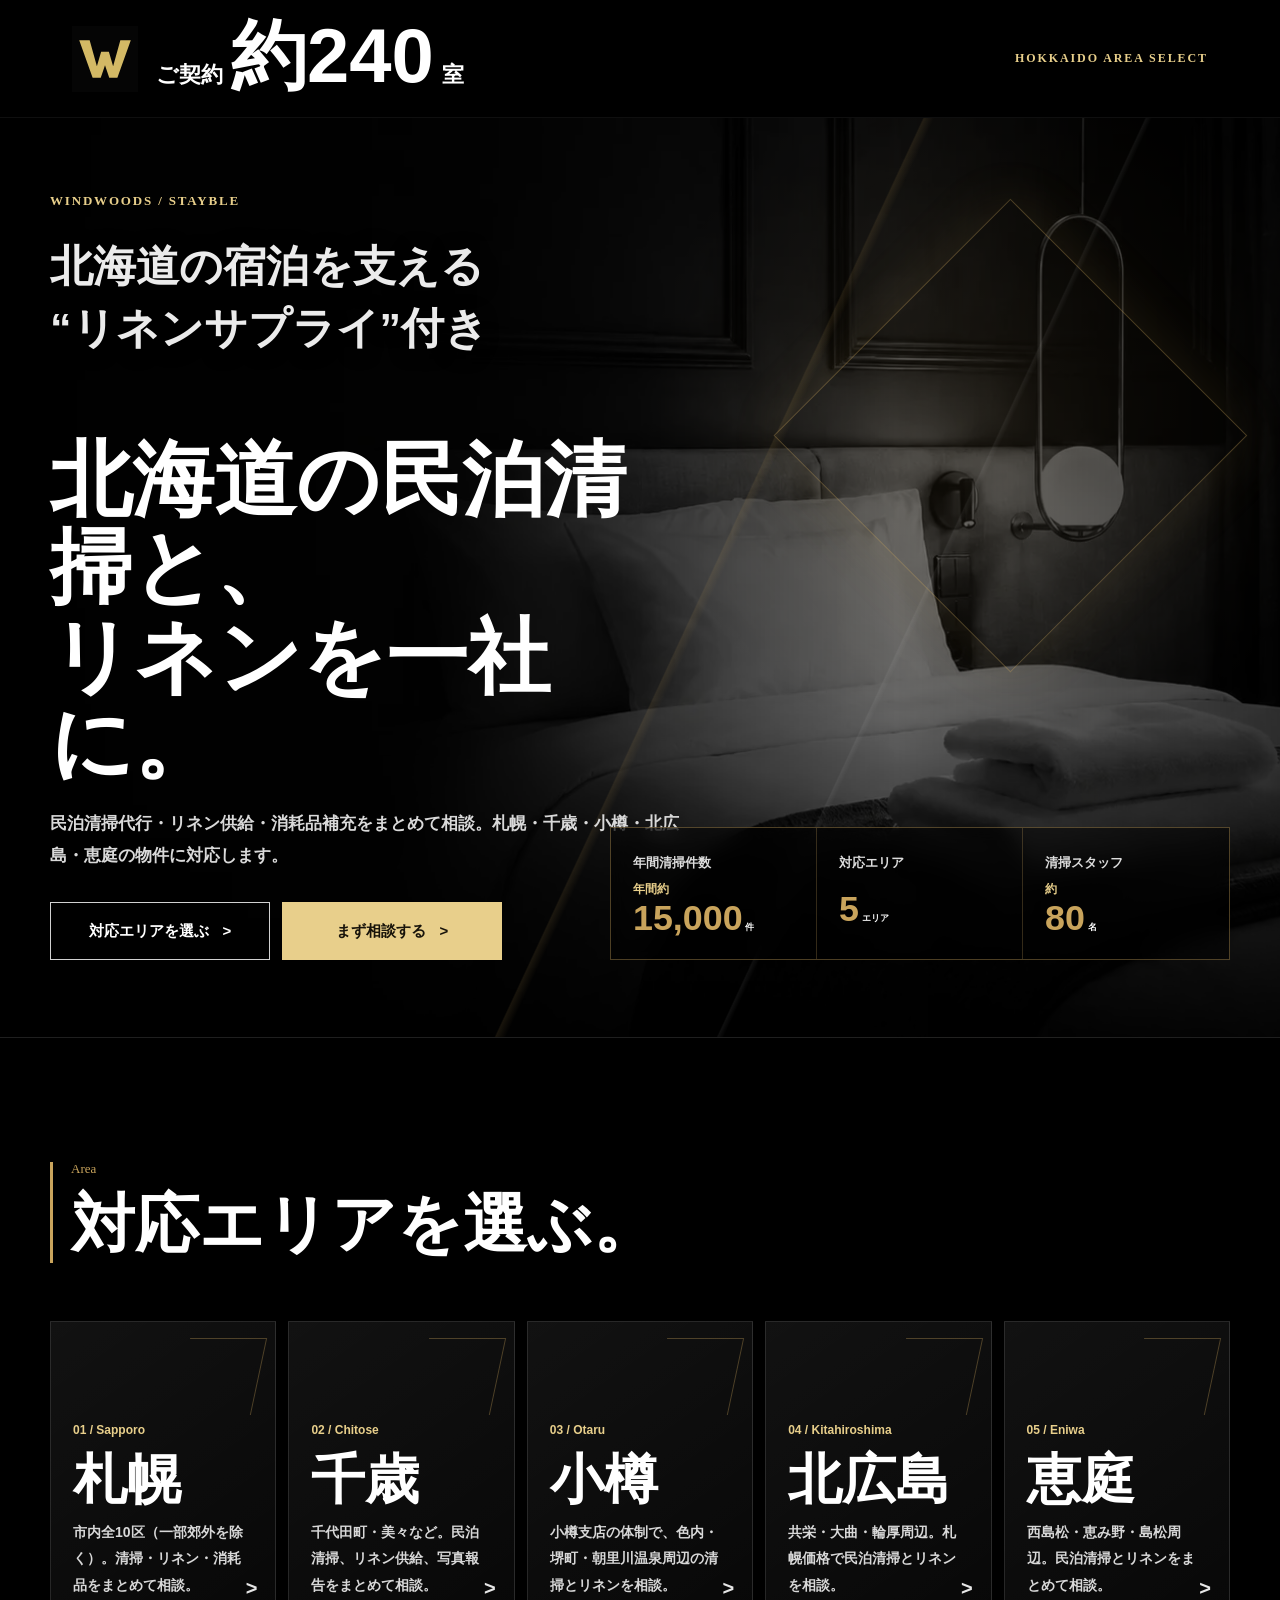
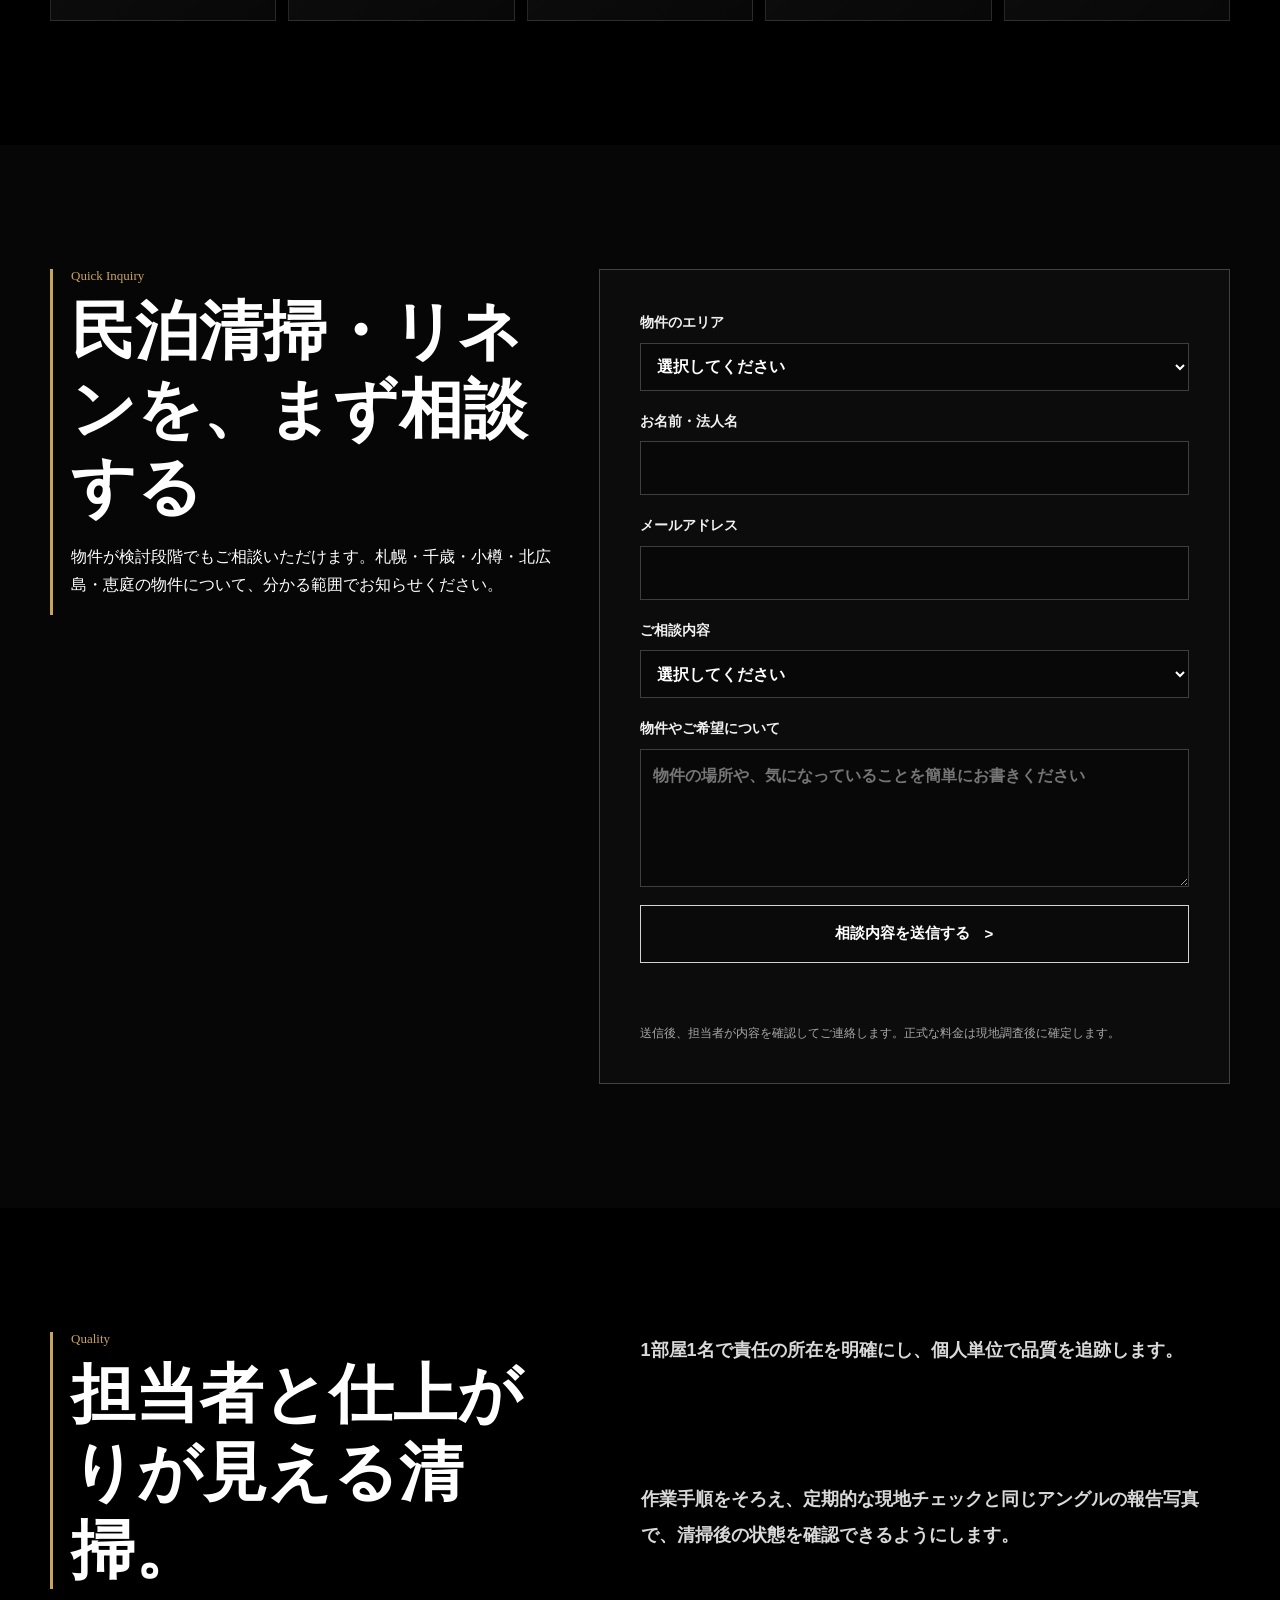
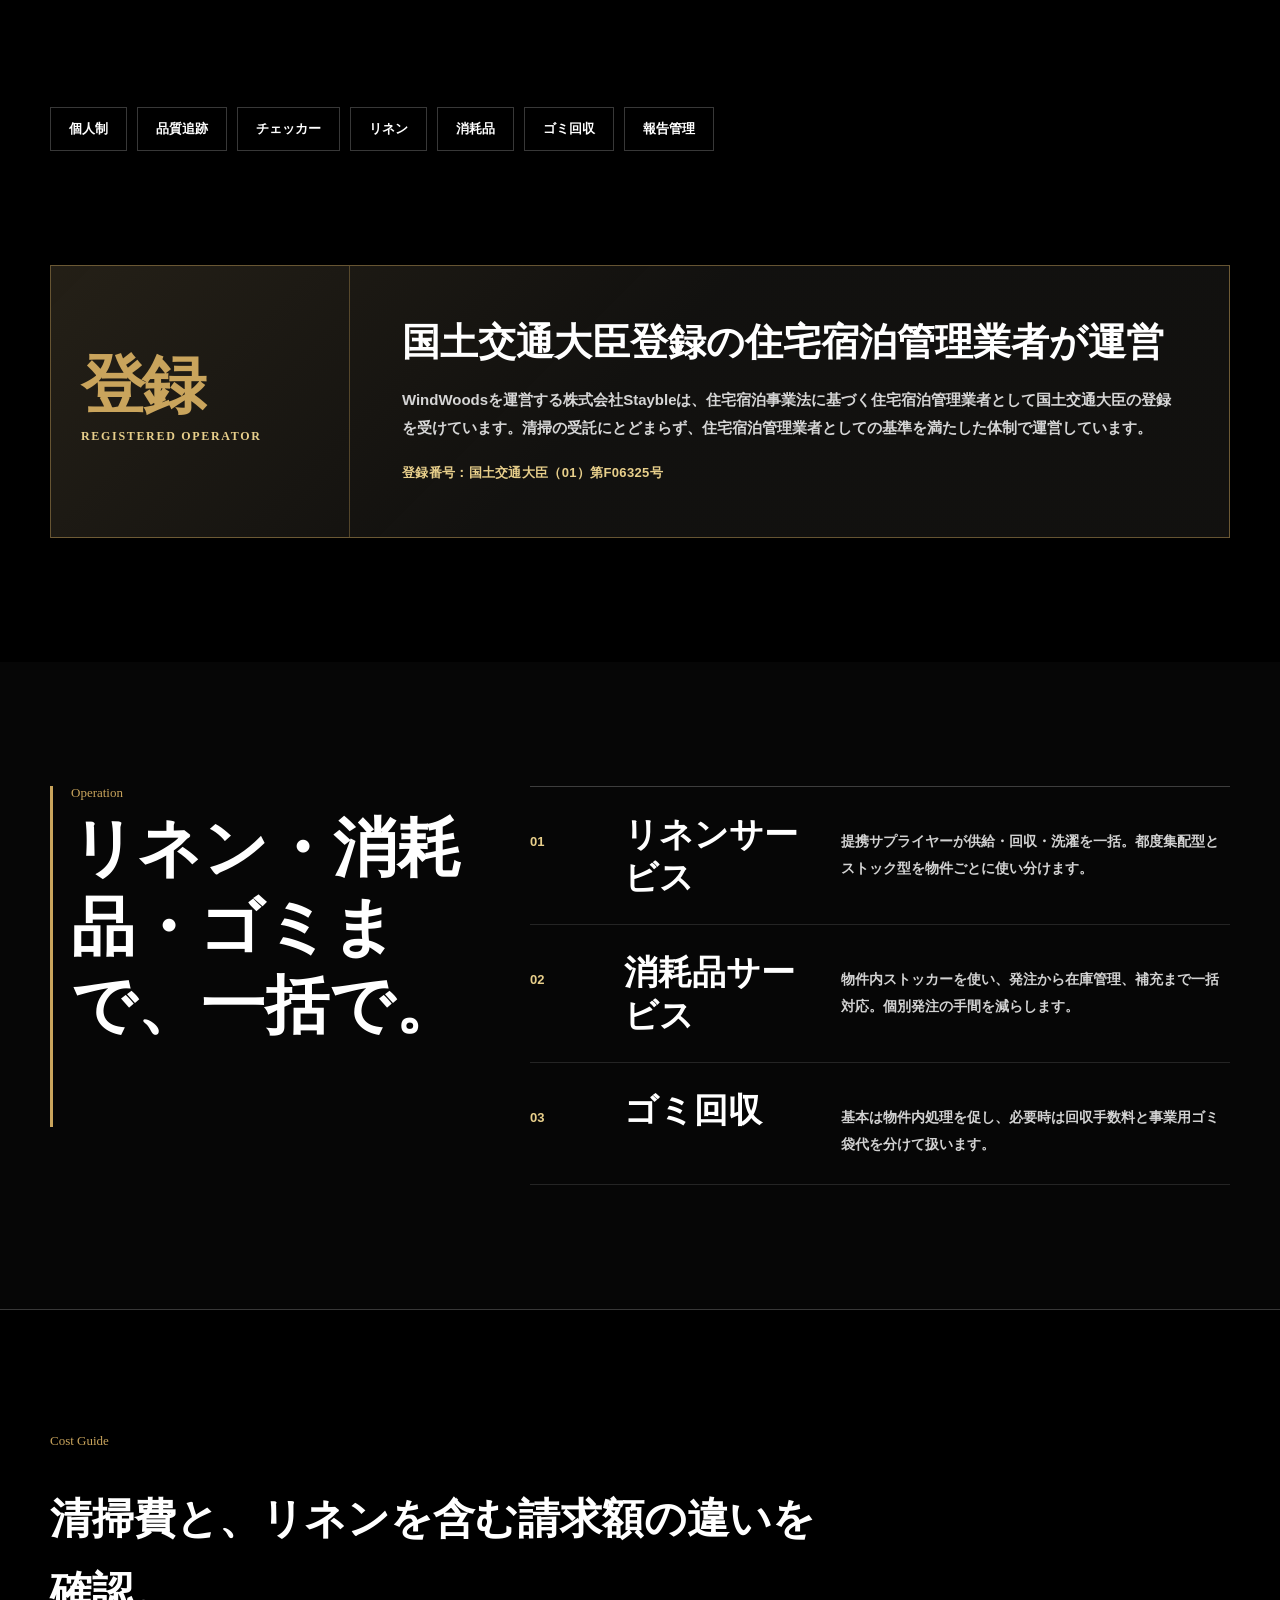
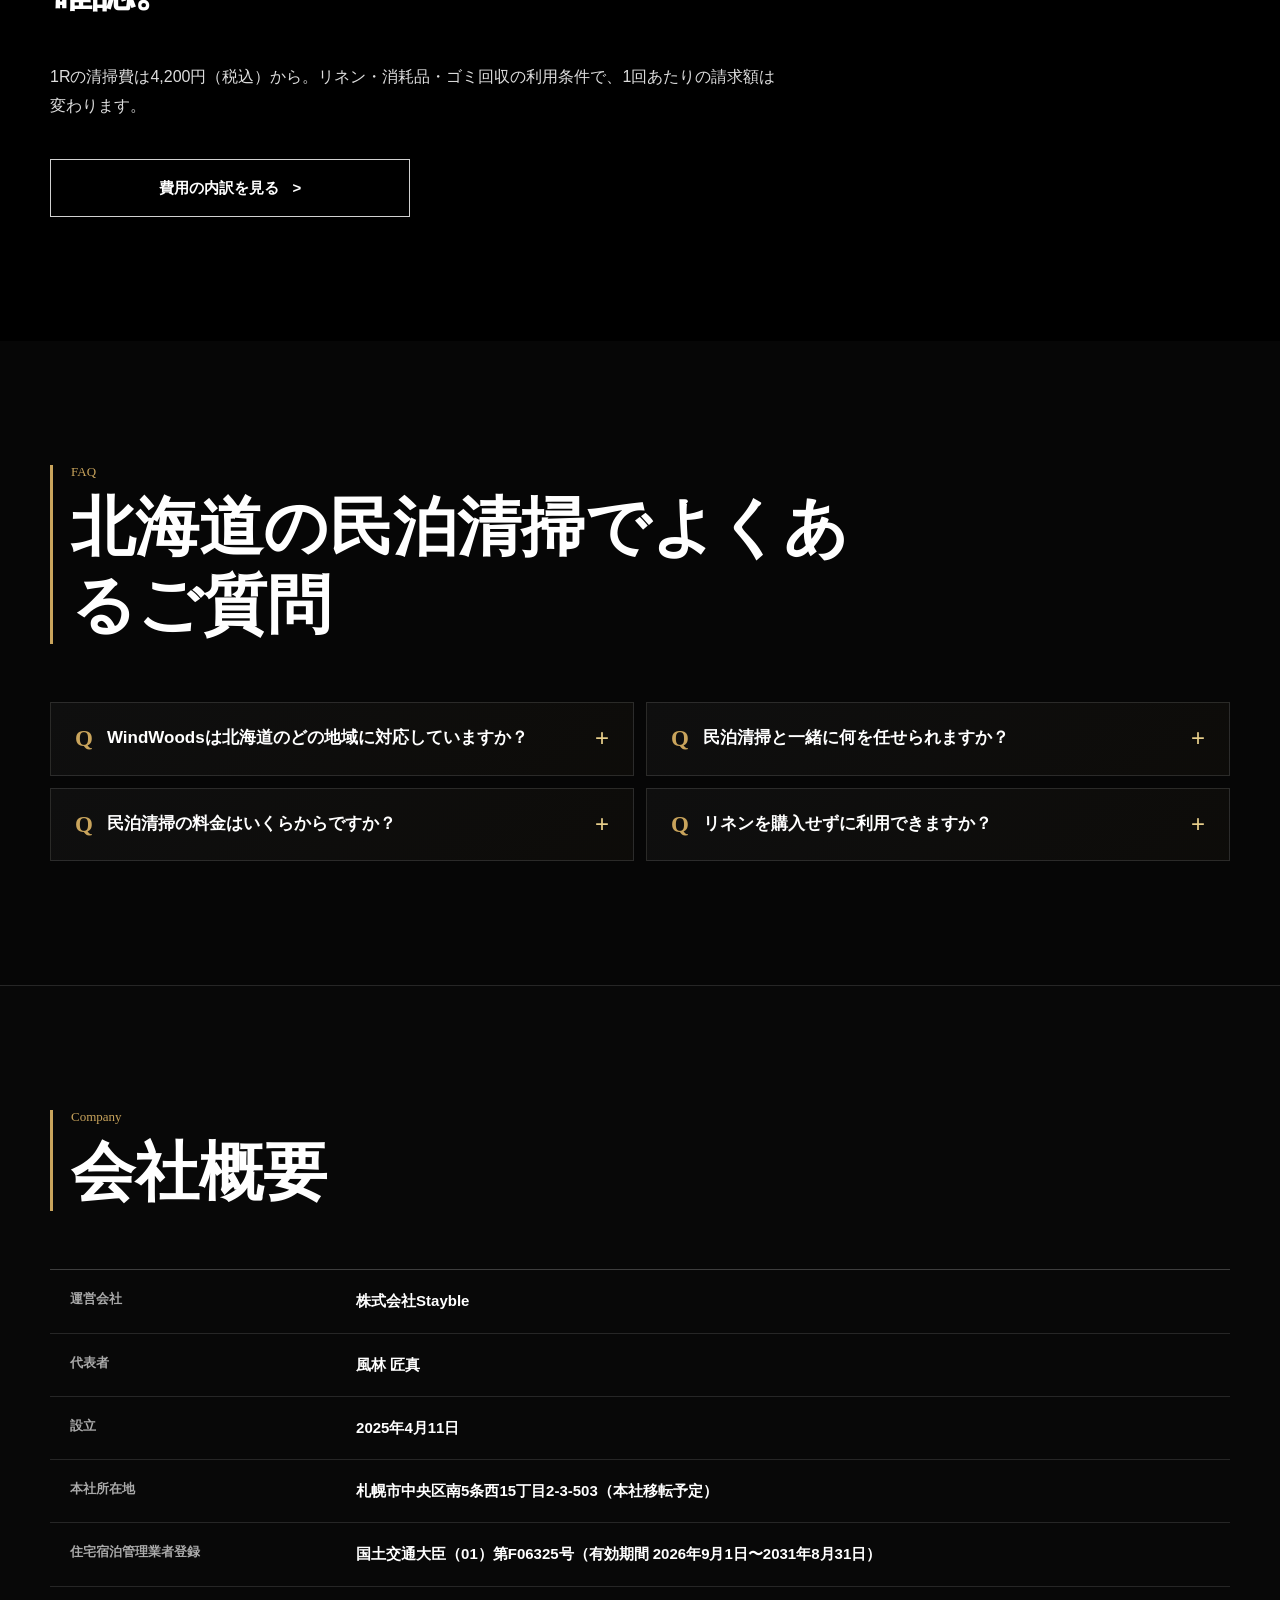
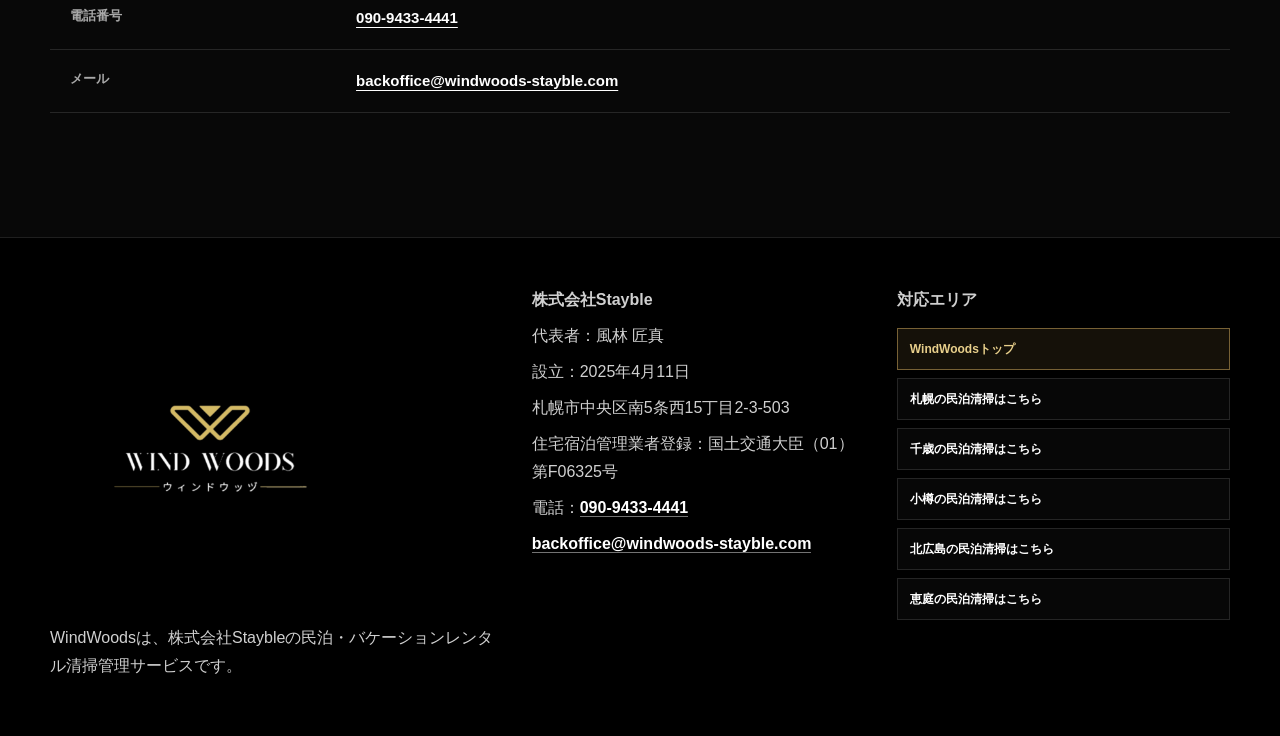
<file: index.html>
<!DOCTYPE html>
<html lang="ja">
<head>
  <!-- Google tag (gtag.js) -->
  <script async src="https://www.googletagmanager.com/gtag/js?id=AW-18418113981"></script>
  <script>
    window.dataLayer = window.dataLayer || [];
    function gtag(){dataLayer.push(arguments);}
    gtag('js', new Date());

    gtag('config', 'AW-18418113981');
  </script>
  <meta charset="utf-8">
  <meta name="viewport" content="width=device-width, initial-scale=1">

  <!-- SITE SEO: HOME -->
  <title>北海道の民泊清掃代行｜リネンサプライ付き｜WindWoods（株式会社Stayble）</title>
  <meta name="description" content="WindWoodsは株式会社Staybleが運営する民泊清掃代行サービスです。リネン、消耗品、ゴミ回収、報告管理を一括提供し、札幌・千歳・小樽・北広島・恵庭に対応します。">
  <meta name="robots" content="index,follow">
  <meta name="google-site-verification" content="_auHJAM1k-ebnW4tAFM_87XNvqdSuXg91JcpRe6snMU">
  <link rel="canonical" href="https://windwoods-stayble.com/">
  <meta property="og:type" content="website">
  <meta property="og:locale" content="ja_JP">
  <meta property="og:site_name" content="WindWoods">
  <meta property="og:title" content="北海道の民泊清掃代行｜リネンサプライ付き｜WindWoods">
  <meta property="og:description" content="北海道の民泊清掃とリネン供給を一社に。札幌・千歳・小樽・北広島・恵庭の物件を相談できます。">
  <meta property="og:url" content="https://windwoods-stayble.com/">
  <meta property="og:image" content="https://windwoods-stayble.com/assets/og/home.png">
  <meta property="og:image:width" content="1200">
  <meta property="og:image:height" content="630">
  <meta property="og:image:alt" content="北海道の民泊清掃代行 WindWoods。札幌・千歳・小樽・北広島・恵庭に対応">
  <meta name="twitter:card" content="summary_large_image">
  <meta name="twitter:title" content="北海道の民泊清掃代行｜リネンサプライ付き｜WindWoods">
  <meta name="twitter:description" content="リネン、消耗品、ゴミ回収、報告管理まで一括提供。札幌・千歳・小樽・北広島・恵庭に対応。">
  <meta name="twitter:image" content="https://windwoods-stayble.com/assets/og/home.png">
  <meta name="twitter:image:alt" content="北海道の民泊清掃代行 WindWoods。札幌・千歳・小樽・北広島・恵庭に対応">
  <!-- /SITE SEO: HOME -->

  <!-- COMMON ASSETS -->
  <link rel="icon" href="/favicon.ico" sizes="any">
  <link rel="icon" type="image/svg+xml" href="/favicon.svg">
  <link rel="icon" type="image/png" sizes="96x96" href="/favicon-96x96.png">
  <link rel="apple-touch-icon" href="/apple-touch-icon.png">
  <link rel="manifest" href="/site.webmanifest">
  <link rel="preload" as="image" type="image/webp" href="/assets/web/toppage-960.webp" media="(max-width: 520px)" fetchpriority="high">
  <link rel="preload" as="image" type="image/webp" href="/assets/web/toppage-1600.webp" media="(min-width: 521px)" fetchpriority="high">
  <link rel="stylesheet" href="/assets/styles.css">
  <script src="/assets/attribution.js" defer></script>
  <!-- /COMMON ASSETS -->

  <!-- STRUCTURED DATA: HOME -->
  <script type="application/ld+json">
  {
    "@context": "https://schema.org",
    "@graph": [
      {
        "@type": "LocalBusiness",
        "@id": "https://windwoods-stayble.com/#organization",
        "name": "WindWoods",
        "legalName": "株式会社Stayble",
        "alternateName": "WIND WOODS",
        "url": "https://windwoods-stayble.com/",
        "logo": { "@type": "ImageObject", "url": "https://windwoods-stayble.com/web-app-manifest-512x512.png", "width": 512, "height": 512 },
        "image": "https://windwoods-stayble.com/assets/og/home.png",
        "email": "backoffice@windwoods-stayble.com",
        "telephone": "090-9433-4441",
        "foundingDate": "2025-04-11",
        "address": {
          "@type": "PostalAddress",
          "addressLocality": "札幌市中央区",
          "streetAddress": "南5条西15丁目2-3-503",
          "addressRegion": "北海道",
          "addressCountry": "JP"
        },
        "areaServed": [
          { "@type": "City", "name": "札幌市" },
          { "@type": "City", "name": "千歳市" },
          { "@type": "City", "name": "小樽市" },
          { "@type": "City", "name": "北広島市" },
          { "@type": "City", "name": "恵庭市" }
        ],
        "priceRange": "¥4,200〜（税込）",
        "hasCredential": {
          "@type": "EducationalOccupationalCredential",
          "credentialCategory": "住宅宿泊管理業者登録",
          "name": "国土交通大臣（01）第F06325号",
          "recognizedBy": {
            "@type": "GovernmentOrganization",
            "name": "国土交通省"
          },
          "validFrom": "2026-09-01",
          "validUntil": "2031-08-31"
        },
        "openingHours": "Mo-Su 10:00-19:00",
        "openingHoursSpecification": {
          "@type": "OpeningHoursSpecification",
          "dayOfWeek": [
            "Monday",
            "Tuesday",
            "Wednesday",
            "Thursday",
            "Friday",
            "Saturday",
            "Sunday"
          ],
          "opens": "10:00",
          "closes": "19:00"
        },
        "sameAs": ["https://www.stayble.jp/", "https://minpaku.stayble.jp/company/"]
      },
      {
        "@type": "WebSite",
        "@id": "https://windwoods-stayble.com/#website",
        "name": "WindWoods",
        "alternateName": "株式会社Stayble",
        "url": "https://windwoods-stayble.com/",
        "inLanguage": "ja-JP",
        "publisher": { "@id": "https://windwoods-stayble.com/#organization" }
      },
      {
        "@type": "WebPage",
        "@id": "https://windwoods-stayble.com/#webpage",
        "url": "https://windwoods-stayble.com/",
        "name": "北海道の民泊清掃代行｜リネンサプライ付き｜WindWoods（株式会社Stayble）",
        "description": "WindWoodsは株式会社Staybleが運営する民泊清掃代行サービスです。リネン、消耗品、ゴミ回収、報告管理を一括提供し、札幌・千歳・小樽・北広島・恵庭に対応します。",
        "isPartOf": { "@id": "https://windwoods-stayble.com/#website" },
        "about": { "@id": "https://windwoods-stayble.com/#service" },
        "primaryImageOfPage": { "@type": "ImageObject", "url": "https://windwoods-stayble.com/assets/og/home.png", "width": 1200, "height": 630 },
        "dateModified": "2026-10-03",
        "inLanguage": "ja-JP"
      },
      {
        "@type": "Service",
        "@id": "https://windwoods-stayble.com/#service",
        "name": "WindWoods 民泊・バケーションレンタル清掃管理サービス",
        "serviceType": "民泊・バケーションレンタル清掃管理サービス",
        "provider": { "@id": "https://windwoods-stayble.com/#organization" },
        "areaServed": [
          { "@type": "City", "name": "札幌市" },
          { "@type": "City", "name": "千歳市" },
          { "@type": "City", "name": "小樽市" },
          { "@type": "City", "name": "北広島市" },
          { "@type": "City", "name": "恵庭市" }
        ],
        "hasOfferCatalog": {
          "@type": "OfferCatalog",
          "name": "民泊清掃の参考料金（税込）",
          "itemListElement": [
            { "@type": "Offer", "name": "1R 民泊清掃", "price": "4200", "priceCurrency": "JPY" },
            { "@type": "Offer", "name": "1LDK 民泊清掃", "price": "4800", "priceCurrency": "JPY" },
            { "@type": "Offer", "name": "2LDK 民泊清掃", "price": "5800", "priceCurrency": "JPY" },
            { "@type": "Offer", "name": "3LDK 民泊清掃", "price": "6800", "priceCurrency": "JPY" },
            { "@type": "Offer", "name": "戸建て 民泊清掃", "price": "9400", "priceCurrency": "JPY" }
          ]
        }
      }
    ]
  }
  </script>
  <!-- /STRUCTURED DATA: HOME -->
</head>
<body data-page="home">
  <header class="site-header" aria-label="サイトヘッダー">
    <a class="brand" href="#top" aria-label="WindWoods トップページ上部">
      <img src="/favicon.svg" alt="WindWoods" width="52" height="52">
    </a>
    <p class="header-proof"><span>ご契約</span><strong>約240</strong><span>室</span></p>
    <p class="home-header-note">HOKKAIDO AREA SELECT</p>
  </header>

  <main>
    <section class="home-hero" id="top" aria-label="北海道の宿泊を支える民泊清掃代行サービス">
      <div class="home-hero-inner">
        <div class="home-hero-copy">
          <p class="home-eyebrow">WindWoods / Stayble</p>
          <p class="hero-small">北海道の宿泊を支える<br>“リネンサプライ”付き</p>
          <h1><span>北海道の民泊清掃と、</span><span>リネンを一社に。</span></h1>
          <p class="home-hero-lead">民泊清掃代行・リネン供給・消耗品補充をまとめて相談。札幌・千歳・小樽・北広島・恵庭の物件に対応します。</p>
          <div class="home-hero-actions">
            <a class="button" href="#areas">対応エリアを選ぶ</a>
            <a class="button home-hero-contact" href="#quick-contact">まず相談する</a>
          </div>
        </div>
        <dl class="home-hero-stats">
          <div>
            <dt>年間清掃件数</dt>
            <dd><small>年間約</small>15,000<span>件</span></dd>
          </div>
          <div>
            <dt>対応エリア</dt>
            <dd>5<span>エリア</span></dd>
          </div>
          <div>
            <dt>清掃スタッフ</dt>
            <dd><small>約</small>80<span>名</span></dd>
          </div>
        </dl>
      </div>
    </section>

    <section class="section home-areas" id="areas">
      <div class="section-inner">
        <div class="section-heading">
          <p class="section-kicker">Area</p>
          <h2>対応エリアを選ぶ。</h2>
        </div>
        <nav class="home-area-grid" aria-label="地域別ページ">
          <a class="home-area-item" href="/sapporo/">
            <span>01 / Sapporo</span>
            <strong>札幌</strong>
            <p>市内全10区（一部郊外を除く）。清掃・リネン・消耗品をまとめて相談。</p>
          </a>
          <a class="home-area-item" href="/chitose/">
            <span>02 / Chitose</span>
            <strong>千歳</strong>
            <p>千代田町・美々など。民泊清掃、リネン供給、写真報告をまとめて相談。</p>
          </a>
          <a class="home-area-item" href="/otaru/">
            <span>03 / Otaru</span>
            <strong>小樽</strong>
            <p>小樽支店の体制で、色内・堺町・朝里川温泉周辺の清掃とリネンを相談。</p>
          </a>
          <a class="home-area-item" href="/kitahiroshima/">
            <span>04 / Kitahiroshima</span>
            <strong>北広島</strong>
            <p>共栄・大曲・輪厚周辺。札幌価格で民泊清掃とリネンを相談。</p>
          </a>
          <a class="home-area-item" href="/eniwa/">
            <span>05 / Eniwa</span>
            <strong>恵庭</strong>
            <p>西島松・恵み野・島松周辺。民泊清掃とリネンをまとめて相談。</p>
          </a>
        </nav>
      </div>
    </section>

    <section class="section quick-contact" id="quick-contact">
      <div class="section-inner quick-contact-grid">
        <div class="section-heading">
          <p class="section-kicker">Quick Inquiry</p>
          <h2>民泊清掃・リネンを、まず相談する</h2>
          <p>物件が検討段階でもご相談いただけます。札幌・千歳・小樽・北広島・恵庭の物件について、分かる範囲でお知らせください。</p>
        </div>
        <form class="quick-contact-form" data-quick-contact action="https://api.web3forms.com/submit" method="POST">
          <input type="hidden" name="access_key" value="756ca37e-0bf3-48c5-b653-3624c899dbe1">
          <input type="hidden" name="subject" value="【WindWoods】トップページからの初回相談">
          <input type="hidden" name="from_name" value="WindWoods トップページ">
          <input type="hidden" name="form_type" value="初回相談">
          <input type="checkbox" name="botcheck" class="sr-only" tabindex="-1" aria-hidden="true">
          <label>物件のエリア
            <select name="area" required>
              <option value="" selected disabled>選択してください</option>
              <option>札幌</option><option>千歳</option><option>小樽</option><option>北広島</option><option>恵庭</option>
              <option>上記の複数エリア・検討中</option>
            </select>
          </label>
          <label>お名前・法人名<input name="name" autocomplete="name" required></label>
          <label>メールアドレス<input name="email" type="email" autocomplete="email" required></label>
          <label>ご相談内容
            <select name="interest" required>
              <option value="" selected disabled>選択してください</option>
              <option>清掃・リネンをまとめて相談</option><option>清掃代行について相談</option>
              <option>リネン供給について相談</option><option>料金・対応エリアを相談</option>
            </select>
          </label>
          <label>物件やご希望について<textarea name="message" rows="4" placeholder="物件の場所や、気になっていることを簡単にお書きください" required></textarea></label>
          <button class="button" type="submit">相談内容を送信する</button>
          <p class="quick-contact-status" data-quick-contact-status role="status" aria-live="polite"></p>
          <p class="quick-contact-note">送信後、担当者が内容を確認してご連絡します。正式な料金は現地調査後に確定します。</p>
        </form>
      </div>
    </section>

    <section class="section home-strength" id="strength">
      <div class="section-inner home-split">
        <div class="section-heading">
          <p class="section-kicker">Quality</p>
          <h2>担当者と仕上がりが見える清掃。</h2>
        </div>
        <div class="home-strength-copy">
          <p>1部屋1名で責任の所在を明確にし、個人単位で品質を追跡します。</p>
          <p>作業手順をそろえ、定期的な現地チェックと同じアングルの報告写真で、清掃後の状態を確認できるようにします。</p>
        </div>
        <div class="home-strength-rail" role="group" aria-label="WindWoodsの強み">
          <span>個人制</span>
          <span>品質追跡</span>
          <span>チェッカー</span>
          <span>リネン</span>
          <span>消耗品</span>
          <span>ゴミ回収</span>
          <span>報告管理</span>
        </div>
        <aside class="license-proof license-proof--desktop" aria-labelledby="home-license-title">
          <div class="license-proof-label"><strong>登録</strong>Registered operator</div>
          <div class="license-proof-body">
            <h3 id="home-license-title">国土交通大臣登録の住宅宿泊管理業者が運営</h3>
            <p>WindWoodsを運営する株式会社Staybleは、住宅宿泊事業法に基づく住宅宿泊管理業者として国土交通大臣の登録を受けています。清掃の受託にとどまらず、住宅宿泊管理業者としての基準を満たした体制で運営しています。</p>
            <p class="license-proof-number">登録番号：国土交通大臣（01）第F06325号</p>
          </div>
        </aside>
        <aside class="license-proof license-proof--mobile" aria-labelledby="home-license-title-mobile">
          <p class="license-proof-label">国土交通大臣登録</p>
          <h3 id="home-license-title-mobile">住宅宿泊管理業者が運営</h3>
          <p>株式会社Staybleは、住宅宿泊事業法に基づく登録を受けた住宅宿泊管理業者です。管理業者としての基準を満たした体制でWindWoodsを運営しています。</p>
          <p class="license-proof-number">国土交通大臣（01）第F06325号</p>
        </aside>
      </div>
    </section>

    <section class="section home-ops" id="operations">
      <div class="section-inner home-ops-grid">
        <div class="section-heading">
          <p class="section-kicker">Operation</p>
          <h2>リネン・消耗品・ゴミまで、一括で。</h2>
        </div>
        <div class="home-op-list">
          <div>
            <p>01</p>
            <h3>リネンサービス</h3>
            <span>提携サプライヤーが供給・回収・洗濯を一括。都度集配型とストック型を物件ごとに使い分けます。</span>
          </div>
          <div>
            <p>02</p>
            <h3>消耗品サービス</h3>
            <span>物件内ストッカーを使い、発注から在庫管理、補充まで一括対応。個別発注の手間を減らします。</span>
          </div>
          <div>
            <p>03</p>
            <h3>ゴミ回収</h3>
            <span>基本は物件内処理を促し、必要時は回収手数料と事業用ゴミ袋代を分けて扱います。</span>
          </div>
        </div>
      </div>
    </section>

    <section class="section home-guide">
      <div class="section-inner">
        <p class="section-kicker">Cost Guide</p>
        <h2>清掃費と、リネンを含む請求額の違いを確認。</h2>
        <p>1Rの清掃費は4,200円（税込）から。リネン・消耗品・ゴミ回収の利用条件で、1回あたりの請求額は変わります。</p>
        <a class="button" href="/guide/cleaning-linen-cost/">費用の内訳を見る</a>
      </div>
    </section>

    <section class="section faq" id="faq">
      <div class="section-inner">
        <div class="section-heading">
          <p class="section-kicker">FAQ</p>
          <h2>北海道の民泊清掃でよくあるご質問</h2>
        </div>
        <div class="faq-grid">
          <details class="faq-item"><summary>WindWoodsは北海道のどの地域に対応していますか？</summary><div class="faq-answer"><p>札幌市、千歳市、小樽市、北広島市、恵庭市に対応しています。地域ごとの対応地区や背景は、上の対応エリアから各ページをご確認ください。</p></div></details>
          <details class="faq-item"><summary>民泊清掃と一緒に何を任せられますか？</summary><div class="faq-answer"><p>客室清掃に加え、リネンサプライ、消耗品の発注・在庫管理・補充、ゴミ回収、定型写真による報告管理を一括で提供します。</p></div></details>
          <details class="faq-item"><summary>民泊清掃の料金はいくらからですか？</summary><div class="faq-answer"><p>基本料金は1Rが1回4,200円（税込）からです。間取り、ベッド数、最大収容人数、消耗品・リネン・ゴミ回収の利用条件で変わります。10名以上は要見積もりです。</p></div></details>
          <details class="faq-item"><summary>リネンを購入せずに利用できますか？</summary><div class="faq-answer"><p>リースで利用できます。提携サプライヤーが供給・回収・洗濯を担い、物件の収納条件などに合わせて都度集配型とストック型を提案します。ストック型は保管スペースが必要です。</p></div></details>
        </div>
      </div>
    </section>

    <section class="section company-overview" id="company">
      <div class="section-inner">
        <div class="section-heading">
          <p class="section-kicker">Company</p>
          <h2>会社概要</h2>
        </div>
        <dl class="company-facts-desktop">
          <div><dt>運営会社</dt><dd>株式会社Stayble</dd></div>
          <div><dt>代表者</dt><dd>風林 匠真</dd></div>
          <div><dt>設立</dt><dd>2025年4月11日</dd></div>
          <div><dt>本社所在地</dt><dd>札幌市中央区南5条西15丁目2-3-503（本社移転予定）</dd></div>
          <div><dt>住宅宿泊管理業者登録</dt><dd>国土交通大臣（01）第F06325号（有効期間 2026年9月1日〜2031年8月31日）</dd></div>
          <div><dt>電話番号</dt><dd><a href="tel:09094334441">090-9433-4441</a></dd></div>
          <div><dt>メール</dt><dd><a href="mailto:backoffice@windwoods-stayble.com">backoffice@windwoods-stayble.com</a></dd></div>
        </dl>
        <div class="company-facts-mobile">
          <section class="company-mobile-license" aria-label="住宅宿泊管理業者登録">
            <p>住宅宿泊管理業者登録</p>
            <strong>国土交通大臣（01）<br>第F06325号</strong>
            <p>有効期間 2026年9月1日〜2031年8月31日</p>
          </section>
          <dl class="company-mobile-meta">
            <div><dt>運営会社</dt><dd>株式会社Stayble</dd></div>
            <div><dt>代表者</dt><dd>風林 匠真</dd></div>
            <div class="is-wide"><dt>本社所在地</dt><dd>札幌市中央区南5条西15丁目2-3-503<br>（本社移転予定）</dd></div>
          </dl>
          <div class="company-mobile-contact">
            <a href="tel:09094334441">電話する</a>
            <a href="mailto:backoffice@windwoods-stayble.com">メールする</a>
          </div>
        </div>
      </div>
    </section>
  </main>

  <footer class="site-footer">
    <div class="section-inner footer-grid">
      <div>
        <img class="footer-logo" src="/assets/logo-full.png" alt="WindWoods 株式会社Stayble" width="1000" height="1000" loading="lazy" decoding="async">
        <p>WindWoodsは、株式会社Staybleの民泊・バケーションレンタル清掃管理サービスです。</p>
      </div>
      <div>
        <p><strong>株式会社Stayble</strong></p>
        <p>代表者：風林 匠真</p>
        <p>設立：2025年4月11日</p>
        <p>札幌市中央区南5条西15丁目2-3-503</p>
        <p>住宅宿泊管理業者登録：国土交通大臣（01）第F06325号</p>
        <p>電話：<a href="tel:09094334441">090-9433-4441</a></p>
        <p><a href="mailto:backoffice@windwoods-stayble.com">backoffice@windwoods-stayble.com</a></p>
      </div>
      <div>
        <p><strong>対応エリア</strong></p>
        <nav class="footer-area-links" aria-label="フッターの対応エリア">
          <span aria-current="page">WindWoodsトップ</span>
          <a href="/sapporo/">札幌の民泊清掃はこちら</a>
          <a href="/chitose/">千歳の民泊清掃はこちら</a>
          <a href="/otaru/">小樽の民泊清掃はこちら</a>
          <a href="/kitahiroshima/">北広島の民泊清掃はこちら</a>
          <a href="/eniwa/">恵庭の民泊清掃はこちら</a>
        </nav>
      </div>
    </div>
  </footer>
  <script src="/assets/analytics.js" defer></script>
  <script src="/assets/quick-inquiry.js" defer></script>
</body>
</html>
</file>
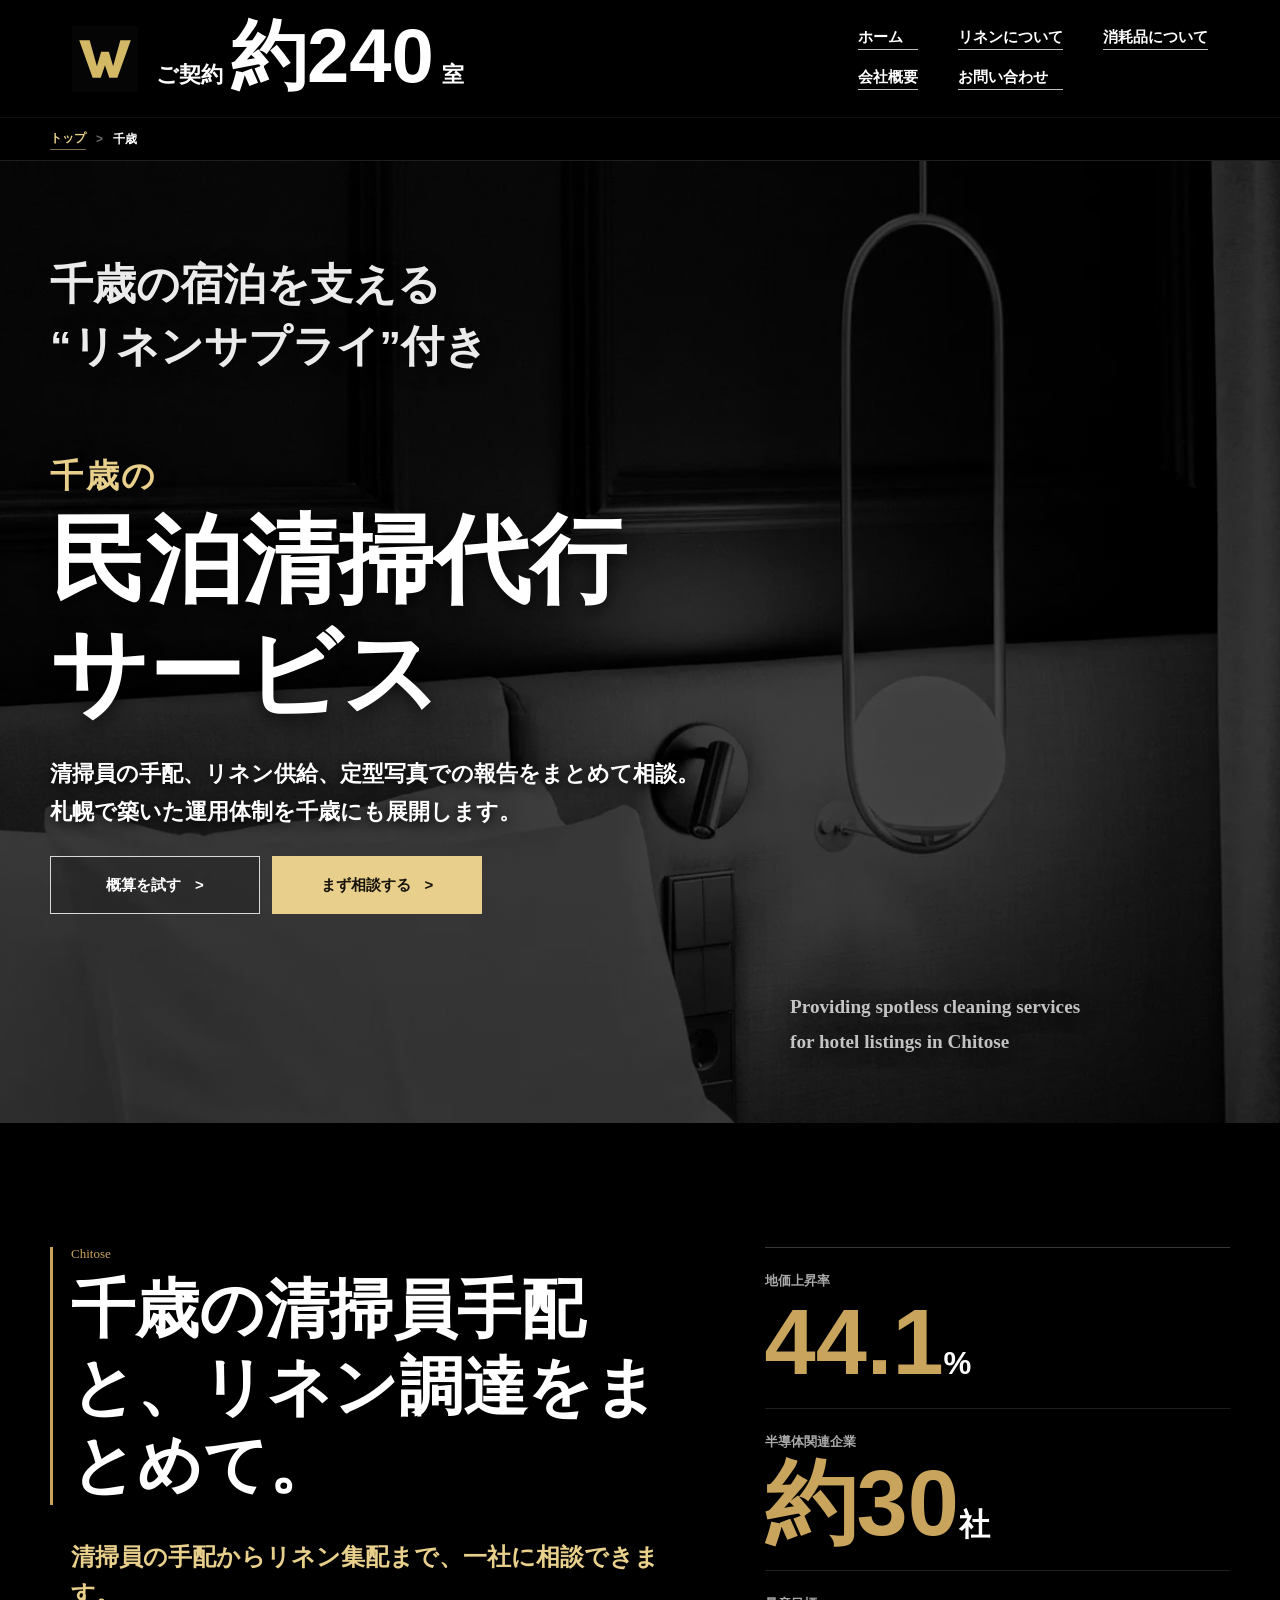
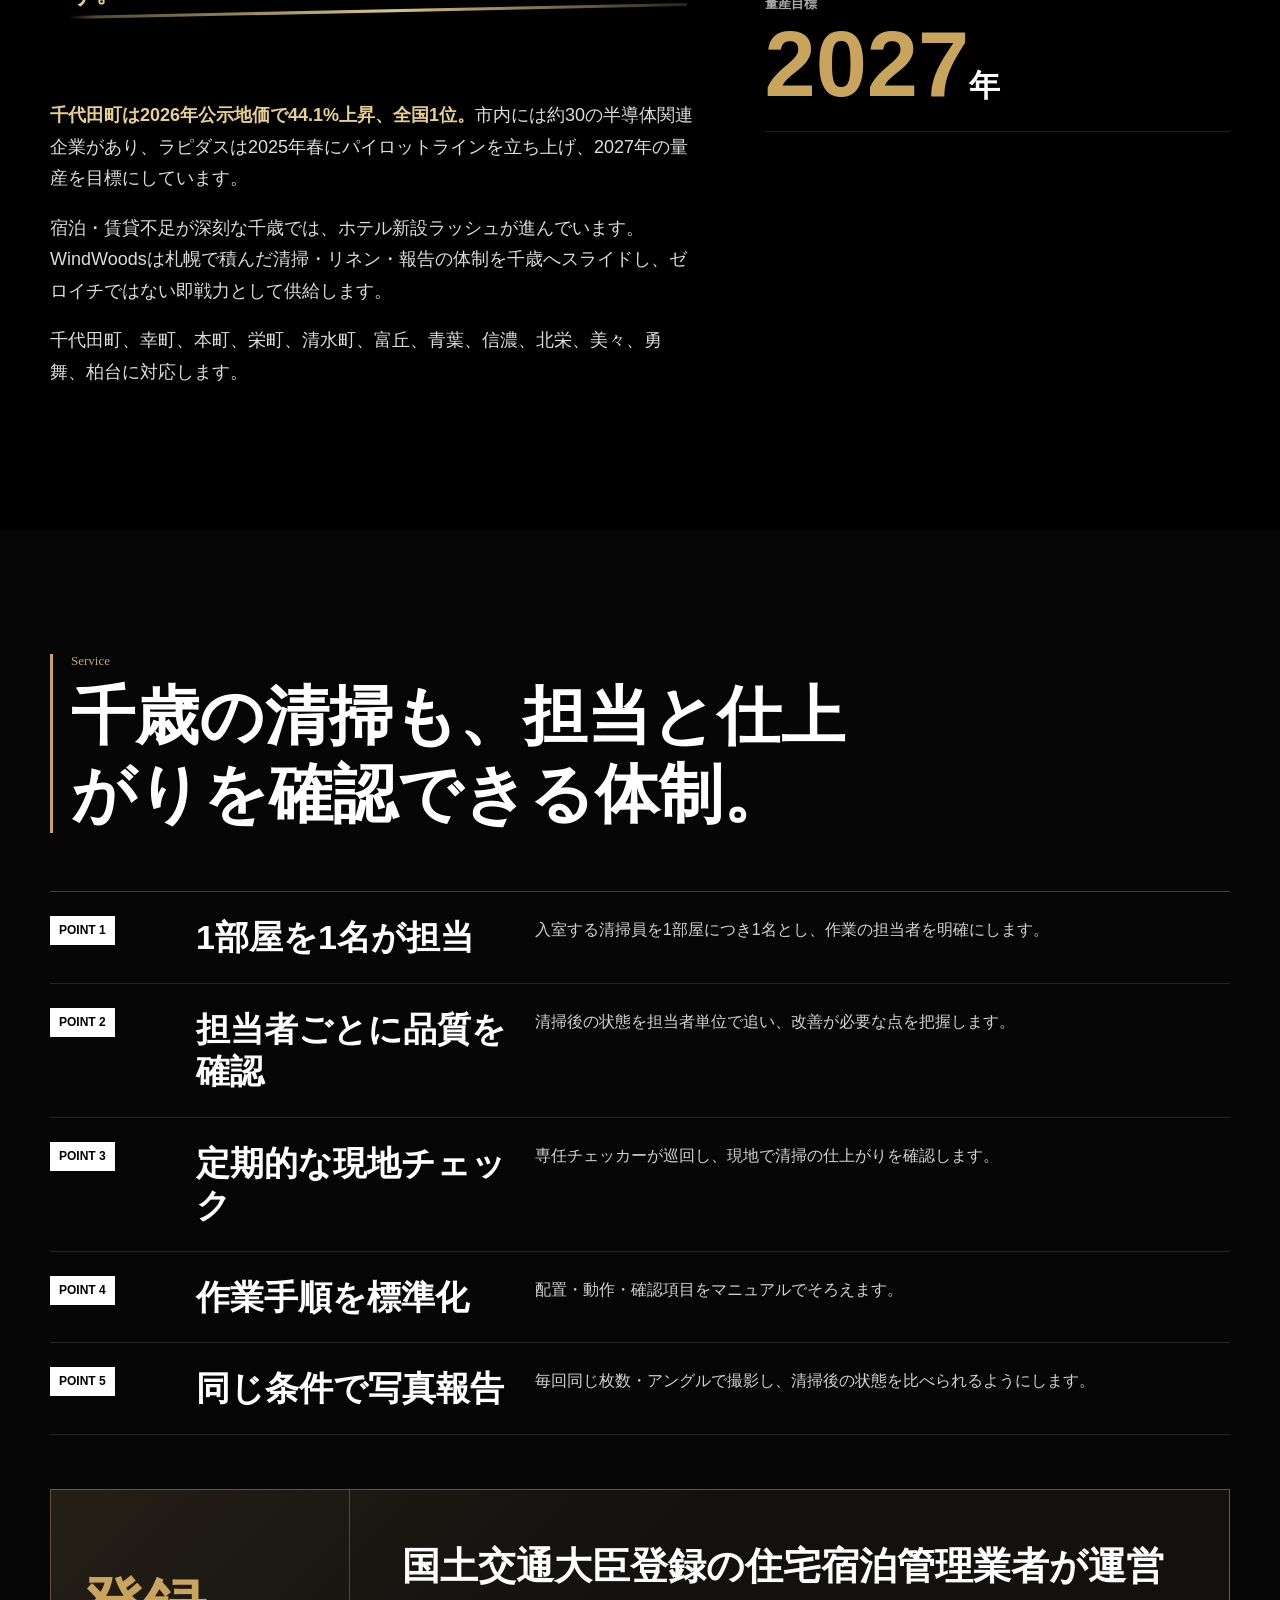
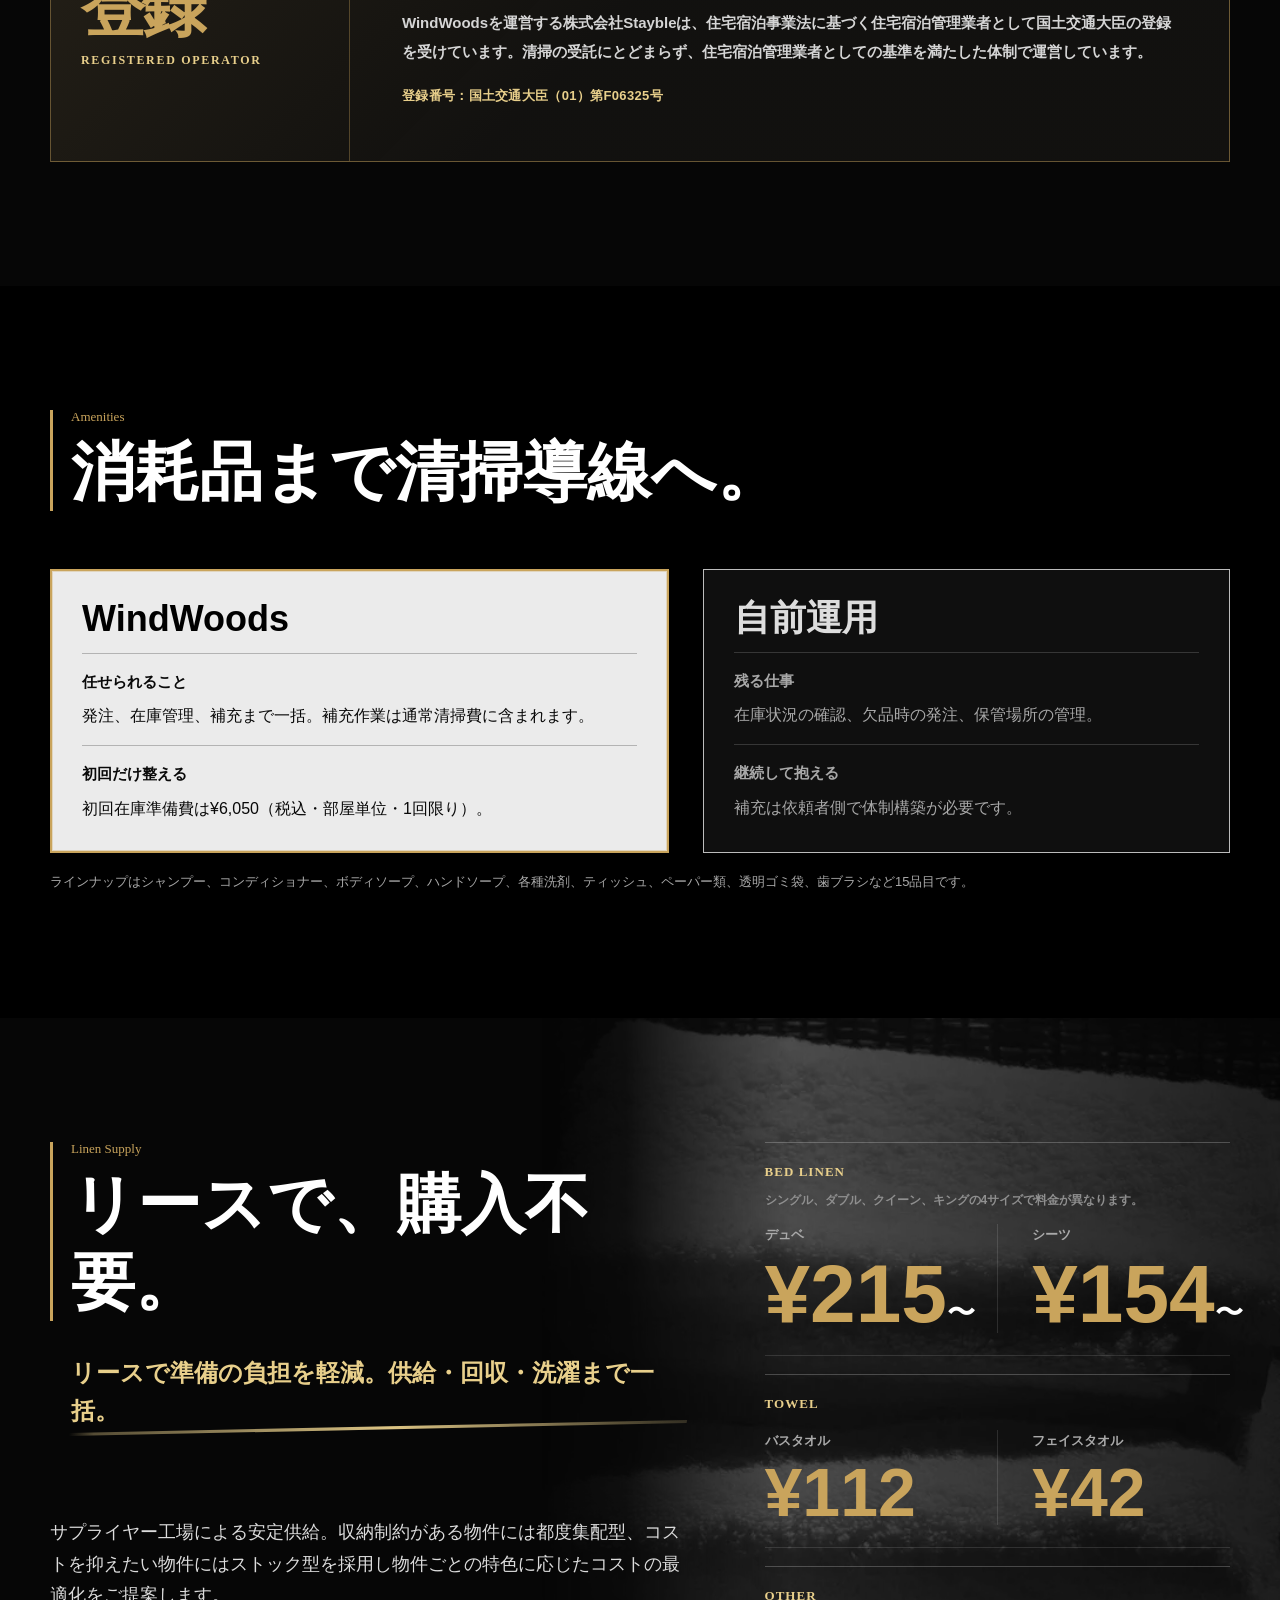
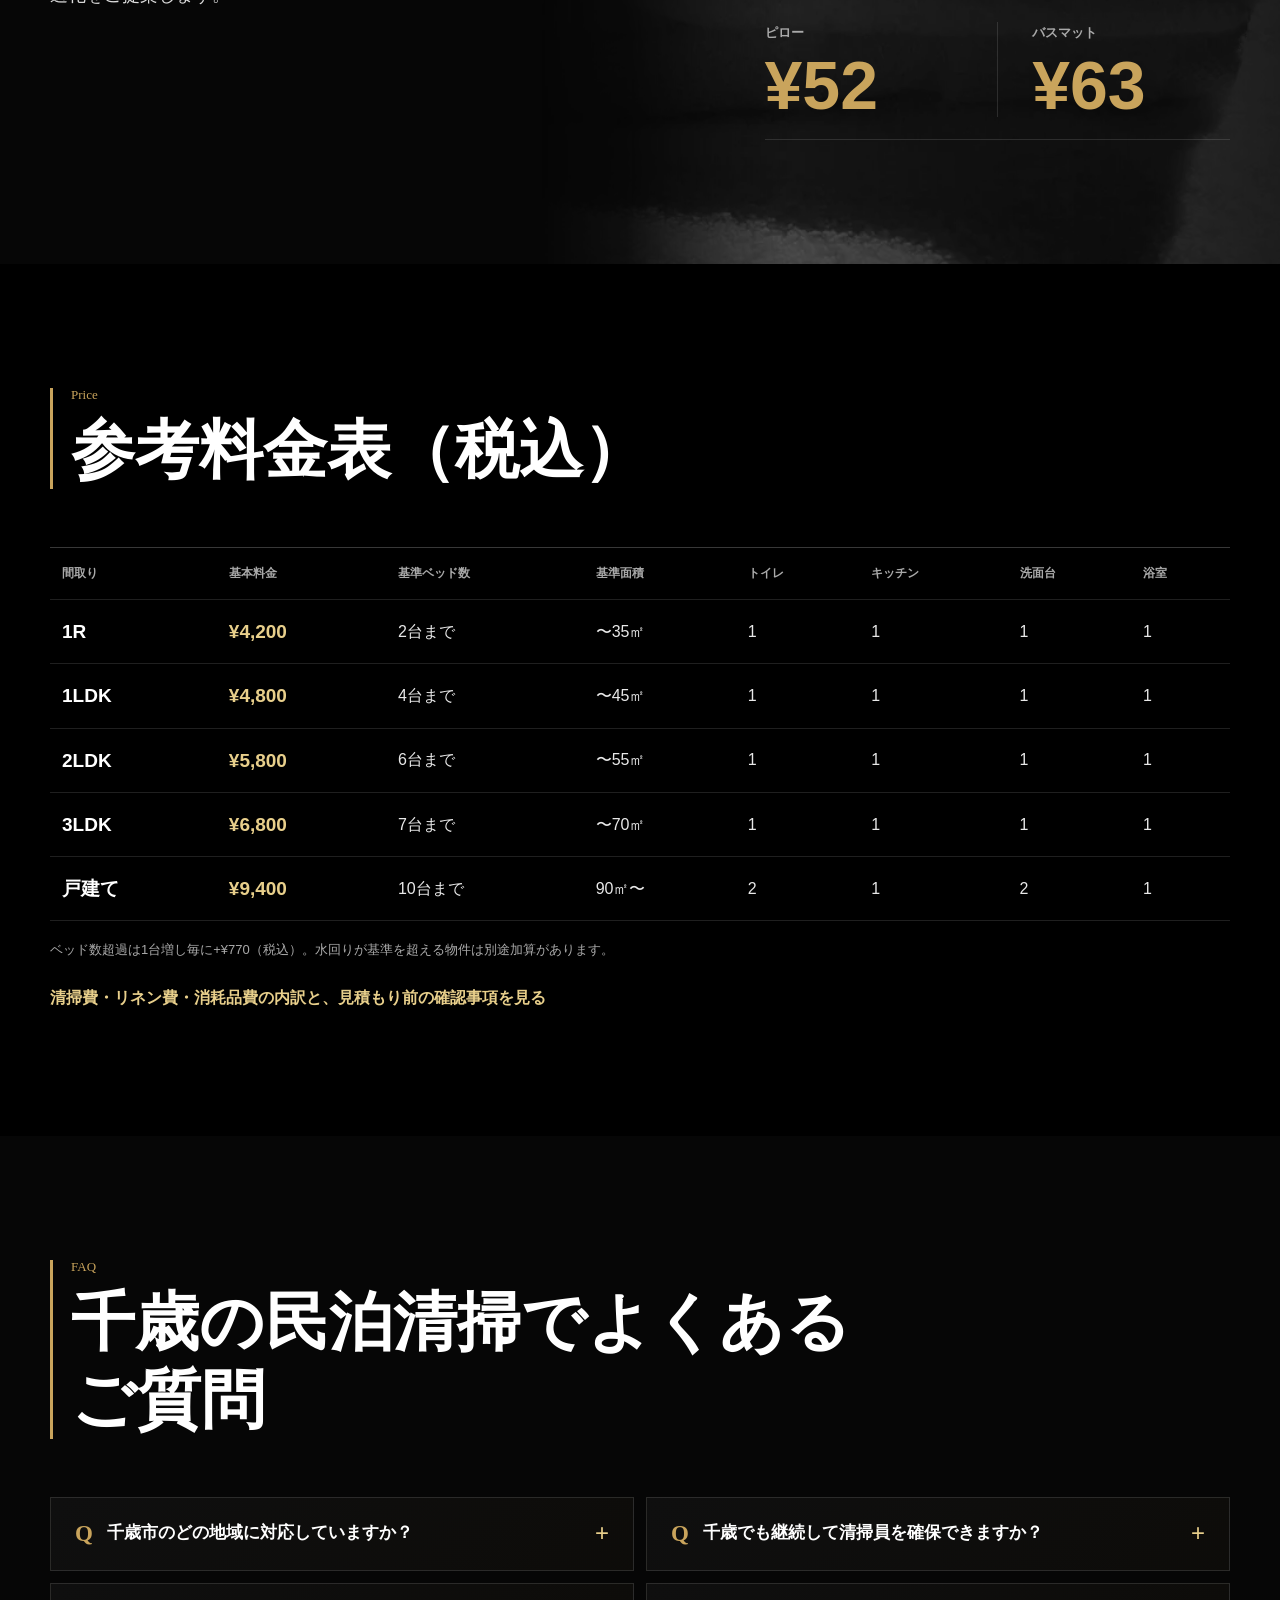
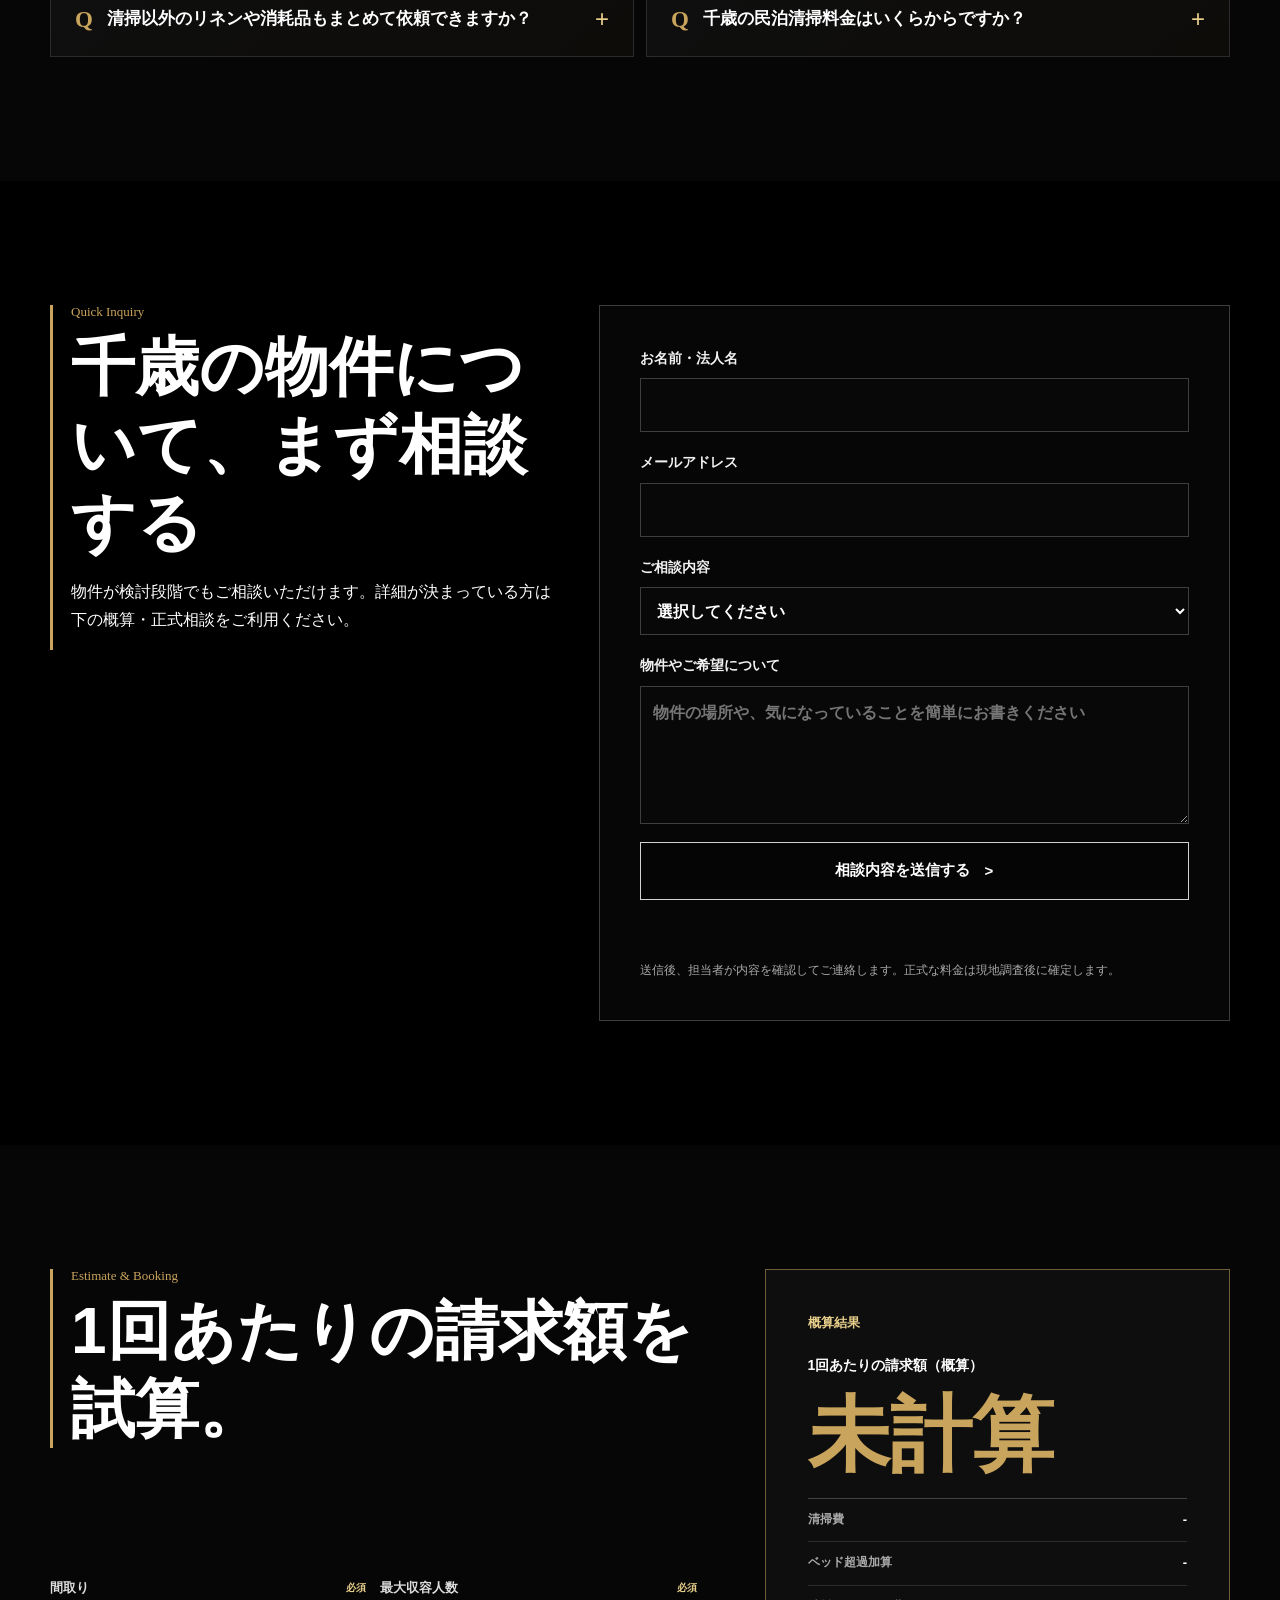
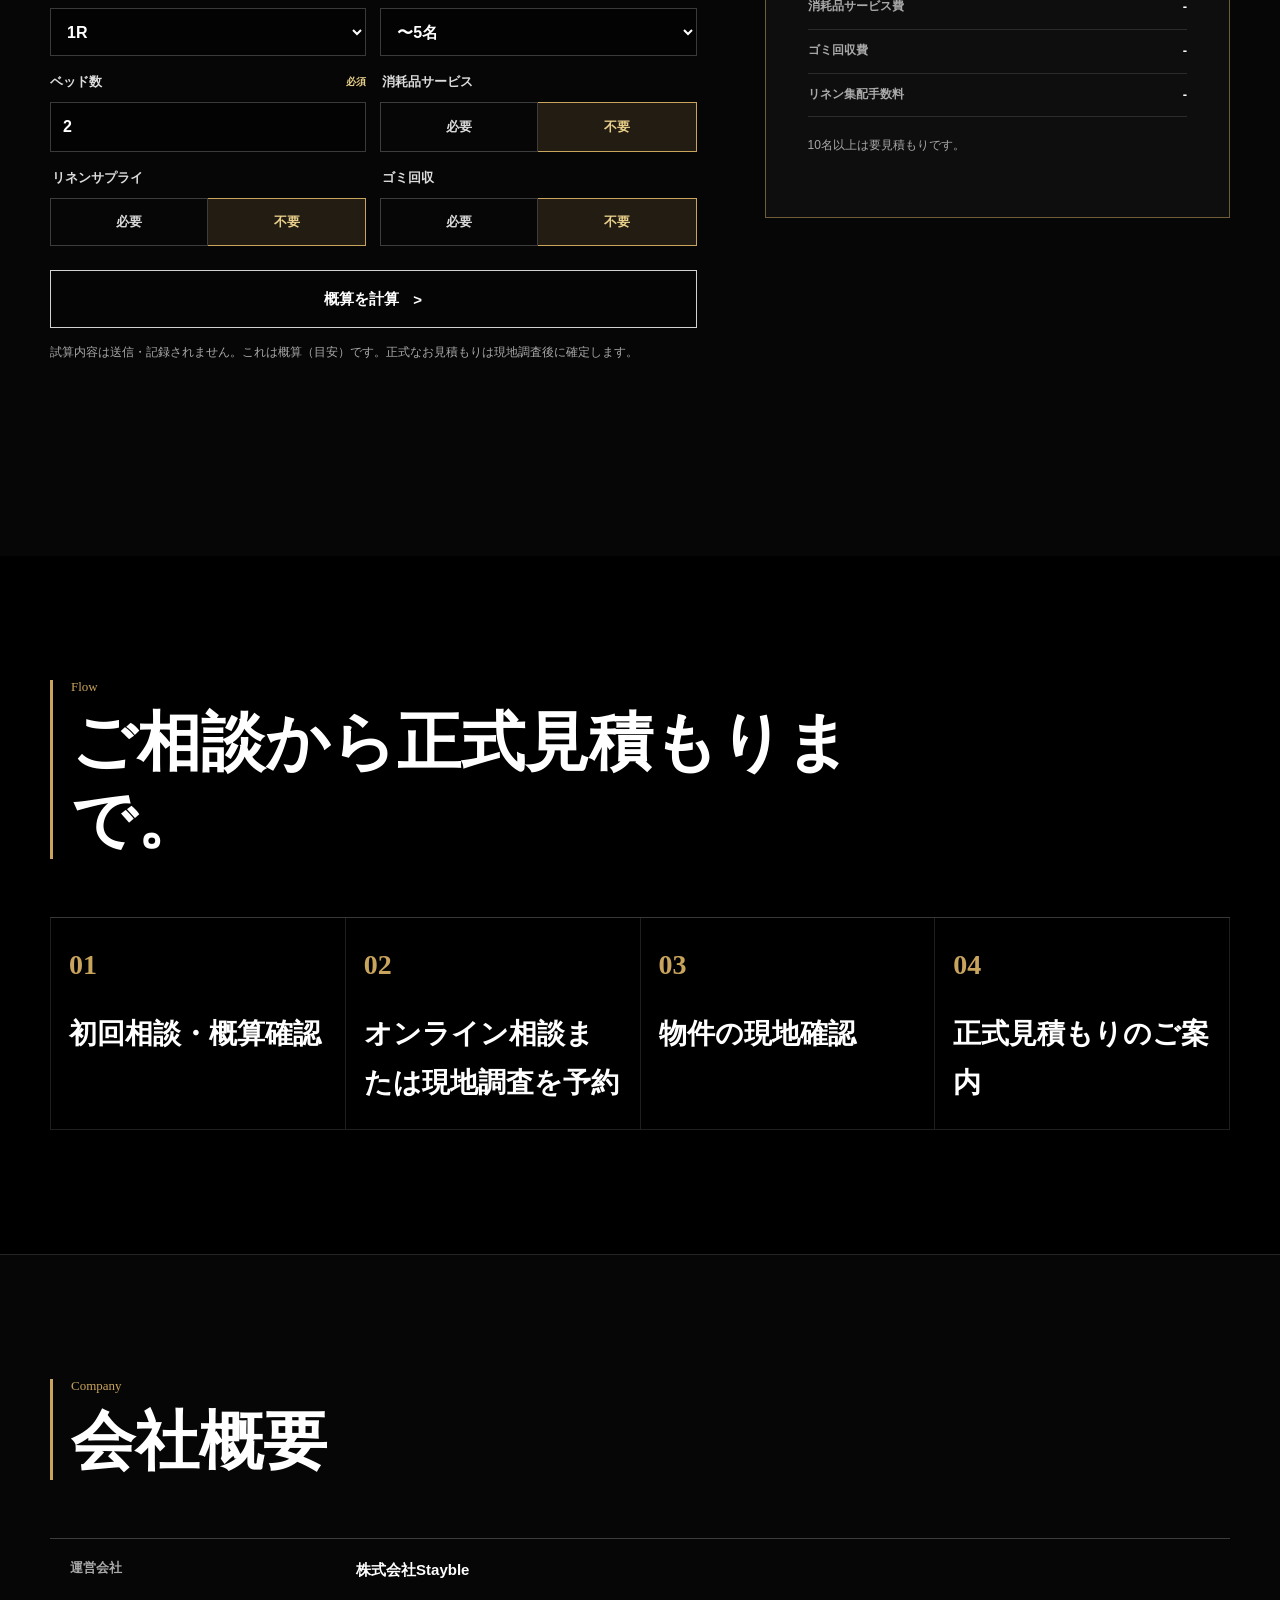
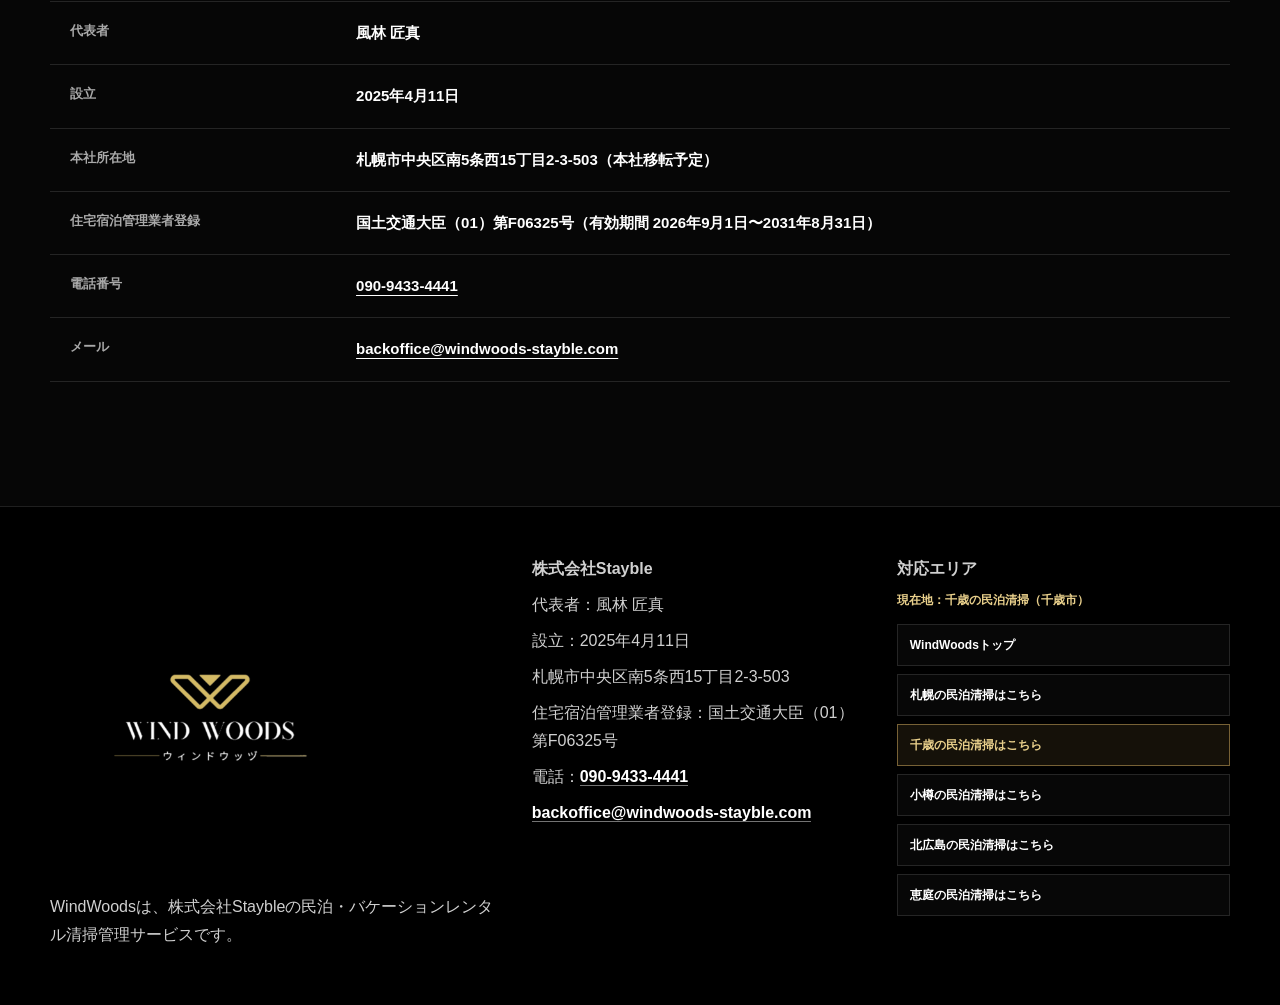
<file: chitose/index.html>
<!DOCTYPE html>
<html lang="ja">
<head>
  <!-- Google tag (gtag.js) -->
  <script async src="https://www.googletagmanager.com/gtag/js?id=AW-18418113981"></script>
  <script>
    window.dataLayer = window.dataLayer || [];
    function gtag(){dataLayer.push(arguments);}
    gtag('js', new Date());

    gtag('config', 'AW-18418113981');
  </script>
  <meta charset="utf-8">
  <meta name="viewport" content="width=device-width, initial-scale=1">

  <!-- AREA SEO: CHITOSE - duplicate this block and replace area values for new area pages. -->
  <title>千歳の民泊清掃代行｜リネンサプライ付き｜WindWoods</title>
  <meta name="description" content="千歳市の民泊清掃代行・リネンサプライ。清掃員の手配、リネン供給、写真報告を一括で相談。千歳の物件に対応し、料金の概算も確認できます。">
  <meta name="robots" content="index,follow">
  <meta name="google-site-verification" content="_auHJAM1k-ebnW4tAFM_87XNvqdSuXg91JcpRe6snMU">
  <link rel="canonical" href="https://windwoods-stayble.com/chitose/">
  <meta property="og:type" content="website">
  <meta property="og:locale" content="ja_JP">
  <meta property="og:site_name" content="WindWoods">
  <meta property="og:title" content="千歳の民泊清掃代行｜リネンサプライ付き｜WindWoods">
  <meta property="og:description" content="ラピダス・半導体需要で宿泊不足が進む千歳へ、札幌で積んだ清掃・リネン体制を即スライド。千歳市に対応します。">
  <meta property="og:url" content="https://windwoods-stayble.com/chitose/">
  <meta property="og:image" content="https://windwoods-stayble.com/assets/og/chitose.png">
  <meta property="og:image:width" content="1200">
  <meta property="og:image:height" content="630">
  <meta property="og:image:alt" content="千歳の民泊清掃代行 WindWoods。新千歳空港周辺、リネンサプライ付き">
  <meta name="twitter:card" content="summary_large_image">
  <meta name="twitter:title" content="千歳の民泊清掃代行｜リネンサプライ付き｜WindWoods">
  <meta name="twitter:description" content="ラピダス・半導体需要で宿泊不足が進む千歳へ、札幌で積んだ清掃・リネン体制を即スライド。">
  <meta name="twitter:image" content="https://windwoods-stayble.com/assets/og/chitose.png">
  <meta name="twitter:image:alt" content="千歳の民泊清掃代行 WindWoods。新千歳空港周辺、リネンサプライ付き">
  <!-- /AREA SEO: CHITOSE -->

  <!-- COMMON ASSETS: shared across all area pages. -->
  <link rel="icon" href="/favicon.ico" sizes="any">
  <link rel="icon" type="image/svg+xml" href="/favicon.svg">
  <link rel="icon" type="image/png" sizes="96x96" href="/favicon-96x96.png">
  <link rel="apple-touch-icon" href="/apple-touch-icon.png">
  <link rel="manifest" href="/site.webmanifest">
  <link rel="preload" as="image" type="image/webp" href="/assets/web/hero-chitose-1600.webp" imagesrcset="/assets/web/hero-chitose-960.webp 960w, /assets/web/hero-chitose-1600.webp 1600w" imagesizes="100vw" fetchpriority="high">
  <link rel="stylesheet" href="/assets/styles.css">
  <script src="/assets/attribution.js" defer></script>
  <!-- /COMMON ASSETS -->

  <!-- AREA STRUCTURED DATA: one company provides one service in this area; this page is not a separate branch. -->
  <script type="application/ld+json">
  {
    "@context": "https://schema.org",
    "@graph": [
      {
        "@type": "LocalBusiness", "@id": "https://windwoods-stayble.com/#organization", "name": "WindWoods", "legalName": "株式会社Stayble", "alternateName": "WIND WOODS", "url": "https://windwoods-stayble.com/",
        "logo": { "@type": "ImageObject", "url": "https://windwoods-stayble.com/web-app-manifest-512x512.png", "width": 512, "height": 512 }, "image": "https://windwoods-stayble.com/assets/og/home.png", "email": "backoffice@windwoods-stayble.com", "telephone": "090-9433-4441", "foundingDate": "2025-04-11",
        "address": { "@type": "PostalAddress", "addressLocality": "札幌市中央区", "streetAddress": "南5条西15丁目2-3-503", "addressRegion": "北海道", "addressCountry": "JP" },
        "areaServed": [{ "@type": "City", "name": "札幌市" }, { "@type": "City", "name": "千歳市" }, { "@type": "City", "name": "小樽市" }, { "@type": "City", "name": "北広島市" }, { "@type": "City", "name": "恵庭市" }],
        "priceRange": "¥4,200〜（税込）",
        "hasCredential": {
          "@type": "EducationalOccupationalCredential",
          "credentialCategory": "住宅宿泊管理業者登録",
          "name": "国土交通大臣（01）第F06325号",
          "recognizedBy": {
            "@type": "GovernmentOrganization",
            "name": "国土交通省"
          },
          "validFrom": "2026-09-01",
          "validUntil": "2031-08-31"
        },
        "openingHours": "Mo-Su 10:00-19:00",
        "openingHoursSpecification": {
          "@type": "OpeningHoursSpecification",
          "dayOfWeek": [
            "Monday",
            "Tuesday",
            "Wednesday",
            "Thursday",
            "Friday",
            "Saturday",
            "Sunday"
          ],
          "opens": "10:00",
          "closes": "19:00"
        },
        "sameAs": ["https://www.stayble.jp/", "https://minpaku.stayble.jp/company/"]
      },
      {
        "@type": "Service", "@id": "https://windwoods-stayble.com/chitose/#service", "name": "千歳市の民泊清掃代行・リネンサプライ", "serviceType": "民泊・バケーションレンタル清掃管理サービス", "url": "https://windwoods-stayble.com/chitose/",
        "description": "千歳市の民泊清掃代行・リネンサプライ。清掃員の手配、リネン供給、写真報告を一括で相談。千歳の物件に対応し、料金の概算も確認できます。",
        "provider": { "@id": "https://windwoods-stayble.com/#organization" }, "areaServed": { "@type": "City", "name": "千歳市" },
        "hasOfferCatalog": { "@type": "OfferCatalog", "name": "民泊清掃の参考料金（税込）", "itemListElement": [
          { "@type": "Offer", "name": "1R 民泊清掃", "price": "4200", "priceCurrency": "JPY" }, { "@type": "Offer", "name": "1LDK 民泊清掃", "price": "4800", "priceCurrency": "JPY" }, { "@type": "Offer", "name": "2LDK 民泊清掃", "price": "5800", "priceCurrency": "JPY" }, { "@type": "Offer", "name": "3LDK 民泊清掃", "price": "6800", "priceCurrency": "JPY" }, { "@type": "Offer", "name": "戸建て 民泊清掃", "price": "9400", "priceCurrency": "JPY" }
        ] }
      },
      {
        "@type": "WebPage", "@id": "https://windwoods-stayble.com/chitose/#webpage", "url": "https://windwoods-stayble.com/chitose/", "name": "千歳の民泊清掃代行｜リネンサプライ付き｜WindWoods", "mainEntity": { "@id": "https://windwoods-stayble.com/chitose/#service" }, "primaryImageOfPage": "https://windwoods-stayble.com/assets/og/chitose.png", "dateModified": "2026-10-03", "inLanguage": "ja-JP"
      }
    ]
  }
  </script>
  <script type="application/ld+json">
  {
    "@context": "https://schema.org",
    "@type": "BreadcrumbList",
    "itemListElement": [
      { "@type": "ListItem", "position": 1, "name": "トップ", "item": "https://windwoods-stayble.com/" },
      { "@type": "ListItem", "position": 2, "name": "千歳", "item": "https://windwoods-stayble.com/chitose/" }
    ]
  }
  </script>
  <!-- /AREA STRUCTURED DATA: CHITOSE -->
</head>
<body data-page="area" data-area="chitose">
  <header class="site-header" aria-label="サイトヘッダー">
    <a class="brand" href="#top" aria-label="WindWoods 千歳ページ上部">
      <img src="/favicon.svg" alt="WindWoods" width="52" height="52">
    </a>
    <p class="header-proof"><span>ご契約</span><strong>約240</strong><span>室</span></p>
    <nav class="desktop-nav" aria-label="主要ナビゲーション">
      <a href="#top">ホーム</a>
      <a href="#linen">リネンについて</a>
      <a href="#consumables">消耗品について</a>
      <a href="#company">会社概要</a>
      <a href="#estimate-reservation">お問い合わせ</a>
    </nav>
    <details class="mobile-menu">
      <summary><span class="menu-lines" aria-hidden="true"></span><span class="sr-only">メニュー</span></summary>
      <nav aria-label="モバイルナビゲーション">
        <a href="#top">ホーム</a>
        <a href="#locality">千歳対応</a>
        <a href="#linen">リネン</a>
        <a href="#prices">料金</a>
        <a href="#estimate-reservation">お問い合わせ</a>
      </nav>
    </details>
  </header>
  <nav class="breadcrumb" aria-label="パンくず">
    <div class="section-inner breadcrumb-inner">
      <a href="/">トップ</a>
      <span aria-current="page">千歳</span>
    </div>
  </nav>

  <main>
    <section class="hero" id="top" aria-label="美々や千代田町、幸町の宿泊物件にも対応する千歳の民泊清掃代行サービス">
      <img class="hero-image" src="/assets/web/hero-chitose-1600.webp" srcset="/assets/web/hero-chitose-960.webp 960w, /assets/web/hero-chitose-1600.webp 1600w" sizes="100vw" alt="美々や千代田町、幸町周辺の宿泊物件にも対応する千歳の民泊清掃代行サービスの客室イメージ" width="1600" height="900" fetchpriority="high">
      <div class="hero-inner">
        <p class="hero-small">千歳の宿泊を支える<br>“リネンサプライ”付き</p>
        <h1><span class="hero-area-name">千歳の</span>民泊清掃代行<br>サービス</h1>
        <p class="hero-value">清掃員の手配、リネン供給、定型写真での報告をまとめて相談。札幌で築いた運用体制を千歳にも展開します。</p>
        <div class="hero-actions"><a class="button" href="#estimate-reservation">概算を試す</a><a class="button button-secondary" href="#quick-contact">まず相談する</a></div>
        <p class="hero-english">Providing spotless cleaning services<br>for hotel listings in Chitose</p>
      </div>
    </section>

    <!-- AREA CONTENT: CHITOSE - replace this locality block per BUSINESS.md section 12 for new area pages. -->
    <section class="section locality" id="locality">
      <div class="section-inner locality-grid">
        <div class="section-heading">
          <p class="section-kicker">Chitose</p>
          <h2 class="locality-title"><span>千歳の清掃員手配と、</span><span>リネン調達を</span><span>まとめて。</span></h2>
        </div>
        <p class="section-catch"><span>清掃員の手配からリネン集配まで、</span><span>一社に相談できます。</span></p>
        <div class="locality-copy">
          <p><strong>千代田町は2026年公示地価で44.1%上昇、全国1位。</strong><span class="mobile-break"></span>市内には約30の半導体関連企業があり、<span class="mobile-break"></span>ラピダスは2025年春にパイロットラインを<span class="mobile-break"></span>立ち上げ、2027年の量産を目標にしています。</p>
          <p>宿泊・賃貸不足が深刻な千歳では、ホテル新設ラッシュが進んでいます。<span class="mobile-break"></span>WindWoodsは札幌で積んだ<span class="mobile-break"></span>清掃・リネン・報告の体制を<span class="mobile-break"></span>千歳へスライドし、<span class="mobile-break"></span>ゼロイチではない即戦力として供給します。</p>
          <p>千代田町、幸町、本町、栄町、清水町、富丘、<span class="mobile-break"></span>青葉、信濃、北栄、美々、勇舞、柏台に対応します。</p>
        </div>
        <details class="locality-accordion">
          <summary>千歳市の需要と可能性</summary>
          <div>
            <p><strong>千代田町は2026年公示地価で44.1%上昇、全国1位。</strong>市内には約30の半導体関連企業があり、ラピダスは2025年春にパイロットラインを立ち上げ、2027年の量産を目標にしています。</p>
            <p>宿泊・賃貸不足が深刻な千歳では、ホテル新設ラッシュが進んでいます。WindWoodsは札幌で積んだ清掃・リネン・報告の体制を千歳へスライドし、ゼロイチではない即戦力として供給します。</p>
            <p>千代田町、幸町、本町、栄町、清水町、富丘、青葉、信濃、北栄、美々、勇舞、柏台に対応します。</p>
          </div>
        </details>
        <dl class="locality-numbers">
          <div><dt>地価上昇率</dt><dd>44.1<span>%</span></dd></div>
          <div><dt>半導体関連企業</dt><dd>約30<span>社</span></dd></div>
          <div><dt>量産目標</dt><dd>2027<span>年</span></dd></div>
        </dl>
      </div>
    </section>
    <!-- /AREA CONTENT: CHITOSE -->

    <section class="section points" id="service">
      <div class="section-inner">
        <div class="section-heading">
          <p class="section-kicker">Service</p>
          <h2>千歳の清掃も、担当と仕上がりを確認できる体制。</h2>
        </div>
        <ol class="point-rail">
          <li><span>POINT 1</span><strong>1部屋を1名が担当</strong>入室する清掃員を1部屋につき1名とし、作業の担当者を明確にします。</li>
          <li><span>POINT 2</span><strong>担当者ごとに品質を確認</strong>清掃後の状態を担当者単位で追い、改善が必要な点を把握します。</li>
          <li><span>POINT 3</span><strong>定期的な現地チェック</strong>専任チェッカーが巡回し、現地で清掃の仕上がりを確認します。</li>
          <li><span>POINT 4</span><strong>作業手順を標準化</strong>配置・動作・確認項目をマニュアルでそろえます。</li>
          <li><span>POINT 5</span><strong>同じ条件で写真報告</strong>毎回同じ枚数・アングルで撮影し、清掃後の状態を比べられるようにします。</li>
        </ol>
        <aside class="license-proof license-proof--desktop" aria-labelledby="license-title">
          <div class="license-proof-label"><strong>登録</strong>Registered operator</div>
          <div class="license-proof-body">
            <h3 id="license-title">国土交通大臣登録の住宅宿泊管理業者が運営</h3>
            <p>WindWoodsを運営する株式会社Staybleは、住宅宿泊事業法に基づく住宅宿泊管理業者として国土交通大臣の登録を受けています。清掃の受託にとどまらず、住宅宿泊管理業者としての基準を満たした体制で運営しています。</p>
            <p class="license-proof-number">登録番号：国土交通大臣（01）第F06325号</p>
          </div>
        </aside>
        <aside class="license-proof license-proof--mobile" aria-labelledby="license-title-mobile">
          <p class="license-proof-label">国土交通大臣登録</p>
          <h3 id="license-title-mobile">住宅宿泊管理業者が運営</h3>
          <p>株式会社Staybleは、住宅宿泊事業法に基づく登録を受けた住宅宿泊管理業者です。管理業者としての基準を満たした体制でWindWoodsを運営しています。</p>
          <p class="license-proof-number">国土交通大臣（01）第F06325号</p>
        </aside>
      </div>
    </section>

    <section class="section operation" id="consumables">
      <div class="section-inner">
        <div class="section-heading">
          <p class="section-kicker">Amenities</p>
          <h2>消耗品まで清掃導線へ。</h2>
        </div>
        <div class="operation-compare" role="group" aria-label="消耗品オペレーション比較">
          <section class="operation-column is-brand" aria-labelledby="operation-brand-title">
            <h3 id="operation-brand-title">WindWoods</h3>
            <div class="operation-item"><strong>任せられること</strong><span class="desktop-copy">発注、在庫管理、補充まで一括。補充作業は通常清掃費に含まれます。</span><span class="mobile-copy">発注・在庫・補充まで一括</span></div>
            <div class="operation-item"><strong>初回だけ整える</strong><span class="desktop-copy">初回在庫準備費は¥6,050（税込・部屋単位・1回限り）。</span><span class="mobile-copy">初回のみ¥6,050（税込）</span></div>
          </section>
          <section class="operation-column is-self" aria-labelledby="operation-self-title">
            <h3 id="operation-self-title">自前運用</h3>
            <div class="operation-item"><strong>残る仕事</strong><span class="desktop-copy">在庫状況の確認、欠品時の発注、保管場所の管理。</span><span class="mobile-copy">確認・発注・保管が残る</span></div>
            <div class="operation-item"><strong>継続して抱える</strong><span class="desktop-copy">補充は依頼者側で体制構築が必要です。</span><span class="mobile-copy">補充体制を自社で構築</span></div>
          </section>
        </div>
        <p class="note">ラインナップはシャンプー、コンディショナー、ボディソープ、ハンドソープ、各種洗剤、ティッシュ、ペーパー類、透明ゴミ袋、歯ブラシなど15品目です。</p>
      </div>
    </section>

    <section class="section linen" id="linen">
      <div class="section-inner linen-grid">
        <div class="section-heading">
          <p class="section-kicker">Linen Supply</p>
          <h2 class="linen-title"><span>リースで、</span><span>購入不要。</span></h2>
        </div>
        <p class="section-catch linen-catch"><span>リースで準備の負担を軽減。</span><span>供給・回収・洗濯まで一括。</span></p>
        <div class="linen-copy">
          <p>サプライヤー工場による安定供給。収納制約がある物件には都度集配型、コストを抑えたい物件にはストック型を採用し物件ごとの特色に応じたコストの最適化をご提案します。</p>
        </div>
        <div class="linen-board" role="group" aria-label="リネン単価">
          <section class="linen-band is-bed">
            <p>BED LINEN</p>
            <span class="linen-band-note">シングル、ダブル、クイーン、キングの4サイズで料金が異なります。</span>
            <dl class="linen-pair">
              <div><dt>デュベ</dt><dd>¥215<span>〜</span></dd></div>
              <div><dt>シーツ</dt><dd>¥154<span>〜</span></dd></div>
            </dl>
          </section>
          <section class="linen-band is-towel">
            <p>TOWEL</p>
            <dl class="linen-pair">
              <div><dt>バスタオル</dt><dd>¥112</dd></div>
              <div><dt>フェイスタオル</dt><dd>¥42</dd></div>
            </dl>
          </section>
          <section class="linen-band is-other">
            <p>OTHER</p>
            <dl class="linen-pair">
              <div><dt>ピロー</dt><dd>¥52</dd></div>
              <div><dt>バスマット</dt><dd>¥63</dd></div>
            </dl>
          </section>
        </div>
      </div>
    </section>

    <section class="section prices" id="prices">
      <div class="section-inner">
        <div class="section-heading">
          <p class="section-kicker">Price</p>
          <h2>参考料金表（税込）</h2>
        </div>
        <section class="table-wrap" aria-label="参考料金表" tabindex="0">
          <table class="price-table">
            <thead>
              <tr>
                <th scope="col">間取り</th>
                <th scope="col">基本料金</th>
                <th scope="col">基準ベッド数</th>
                <th scope="col">基準面積</th>
                <th scope="col">トイレ</th>
                <th scope="col">キッチン</th>
                <th scope="col">洗面台</th>
                <th scope="col">浴室</th>
              </tr>
            </thead>
            <tbody>
              <tr><td>1R</td><td>¥4,200</td><td>2台まで</td><td>〜35㎡</td><td>1</td><td>1</td><td>1</td><td>1</td></tr>
              <tr><td>1LDK</td><td>¥4,800</td><td>4台まで</td><td>〜45㎡</td><td>1</td><td>1</td><td>1</td><td>1</td></tr>
              <tr><td>2LDK</td><td>¥5,800</td><td>6台まで</td><td>〜55㎡</td><td>1</td><td>1</td><td>1</td><td>1</td></tr>
              <tr><td>3LDK</td><td>¥6,800</td><td>7台まで</td><td>〜70㎡</td><td>1</td><td>1</td><td>1</td><td>1</td></tr>
              <tr><td>戸建て</td><td>¥9,400</td><td>10台まで</td><td>90㎡〜</td><td>2</td><td>1</td><td>2</td><td>1</td></tr>
            </tbody>
          </table>
        </section>
        <div class="price-mobile-list" role="group" aria-label="スマホ用参考料金">
          <div><strong>1R</strong><span>¥4,200</span><small>2台まで / 〜35㎡</small></div>
          <div><strong>1LDK</strong><span>¥4,800</span><small>4台まで / 〜45㎡</small></div>
          <div><strong>2LDK</strong><span>¥5,800</span><small>6台まで / 〜55㎡</small></div>
          <div><strong>3LDK</strong><span>¥6,800</span><small>7台まで / 〜70㎡</small></div>
          <div><strong>戸建て</strong><span>¥9,400</span><small>10台まで / 90㎡〜</small></div>
        </div>
        <p class="note">ベッド数超過は1台増し毎に+¥770（税込）。水回りが基準を超える物件は別途加算があります。</p>
        <p class="guide-link"><a href="/guide/cleaning-linen-cost/">清掃費・リネン費・消耗品費の内訳と、見積もり前の確認事項を見る</a></p>
      </div>
    </section>

    <section class="section faq" id="faq">
      <div class="section-inner">
        <div class="section-heading"><p class="section-kicker">FAQ</p><h2>千歳の民泊清掃でよくあるご質問</h2></div>
        <div class="faq-grid">
          <details class="faq-item"><summary>千歳市のどの地域に対応していますか？</summary><div class="faq-answer"><p>千代田町、幸町、本町、栄町、清水町、富丘、青葉、信濃、北栄、美々、勇舞、柏台など千歳市内に対応しています。物件住所を添えてご相談ください。</p></div></details>
          <details class="faq-item"><summary>千歳でも継続して清掃員を確保できますか？</summary><div class="faq-answer"><p>WindWoodsは札幌で積み上げた約240室・年間約15,000件の会社全体の清掃・リネン・報告体制を千歳へスライドして提供します。正式な対応条件は物件の現地調査後にご案内します。</p></div></details>
          <details class="faq-item"><summary>清掃以外のリネンや消耗品もまとめて依頼できますか？</summary><div class="faq-answer"><p>はい。リネンサプライ、消耗品の発注・在庫管理・補充、ゴミ回収、定型写真による報告管理まで一括で提供します。リネンは都度集配型とストック型を物件ごとに使い分けます。</p></div></details>
          <details class="faq-item"><summary>千歳の民泊清掃料金はいくらからですか？</summary><div class="faq-answer"><p>1Rの基本料金は1回4,200円（税込）からです。間取り、ベッド数、最大収容人数、オプションで変わり、10名以上は要見積もりです。<a href="#estimate-reservation">概算を試算する</a></p></div></details>
        </div>
      </div>
    </section>

    <section class="section quick-contact" id="quick-contact">
      <div class="section-inner quick-contact-grid">
        <div class="section-heading"><p class="section-kicker">Quick Inquiry</p><h2>千歳の物件について、まず相談する</h2><p>物件が検討段階でもご相談いただけます。詳細が決まっている方は下の概算・正式相談をご利用ください。</p></div>
        <form class="quick-contact-form" data-quick-contact action="https://api.web3forms.com/submit" method="POST">
          <input type="hidden" name="access_key" value="756ca37e-0bf3-48c5-b653-3624c899dbe1"><input type="hidden" name="subject" value="【WindWoods 千歳】初回相談"><input type="hidden" name="from_name" value="WindWoods 千歳LP"><input type="hidden" name="area" value="千歳"><input type="hidden" name="form_type" value="初回相談"><input type="checkbox" name="botcheck" class="sr-only" tabindex="-1" aria-hidden="true">
          <label>お名前・法人名<input name="name" autocomplete="name" required></label><label>メールアドレス<input name="email" type="email" autocomplete="email" required></label>
          <label>ご相談内容<select name="interest" required><option value="" selected disabled>選択してください</option><option>清掃・リネンをまとめて相談</option><option>清掃代行について相談</option><option>リネン供給について相談</option><option>料金・対応エリアを相談</option></select></label>
          <label>物件やご希望について<textarea name="message" rows="4" placeholder="物件の場所や、気になっていることを簡単にお書きください" required></textarea></label>
          <button class="button" type="submit">相談内容を送信する</button><p class="quick-contact-status" data-quick-contact-status role="status" aria-live="polite"></p><p class="quick-contact-note">送信後、担当者が内容を確認してご連絡します。正式な料金は現地調査後に確定します。</p>
        </form>
      </div>
    </section>

    <section class="section estimate" id="estimate-reservation">
      <div class="section-inner estimate-grid">
        <div class="section-heading">
          <p class="section-kicker">Estimate &amp; Booking</p>
          <h2 class="estimate-title"><span>1回あたりの</span><span>請求額を試算。</span></h2>
        </div>
        <form class="estimate-form" data-estimate-form>
          <div class="estimate-field">
            <label for="estimate-layout">間取り <span>必須</span></label>
            <select id="estimate-layout" name="layout" required>
              <option value="1R">1R</option>
              <option value="1LDK">1LDK</option>
              <option value="2LDK">2LDK</option>
              <option value="3LDK">3LDK</option>
              <option value="house">戸建て</option>
            </select>
          </div>
          <div class="estimate-field">
            <label for="estimate-guests">最大収容人数 <span>必須</span></label>
            <select id="estimate-guests" name="guests" required>
              <option value="u5">〜5名</option>
              <option value="u7">6〜7名</option>
              <option value="u9">8〜9名</option>
              <option value="o10">10名以上</option>
            </select>
          </div>
          <div class="estimate-field">
            <label for="estimate-beds">ベッド数 <span>必須</span></label>
            <input id="estimate-beds" name="beds" type="number" min="0" step="1" inputmode="numeric" value="2" required>
          </div>
          <fieldset class="estimate-toggle">
            <legend>消耗品サービス</legend>
            <label><input type="radio" name="amenities" value="yes">必要</label>
            <label><input type="radio" name="amenities" value="no" checked>不要</label>
          </fieldset>
          <fieldset class="estimate-toggle">
            <legend>リネンサプライ</legend>
            <label><input type="radio" name="linen" value="yes">必要</label>
            <label><input type="radio" name="linen" value="no" checked>不要</label>
          </fieldset>
          <fieldset class="estimate-toggle">
            <legend>ゴミ回収</legend>
            <label><input type="radio" name="trash" value="yes">必要</label>
            <label><input type="radio" name="trash" value="no" checked>不要</label>
          </fieldset>
          <button class="button estimate-submit" type="submit">概算を計算</button>
          <p class="estimate-disclaimer">試算内容は送信・記録されません。これは概算（目安）です。正式なお見積もりは現地調査後に確定します。</p>
        </form>
        <div class="estimate-panel" data-estimate-result aria-live="polite">
          <p class="placeholder-status">概算結果</p>
          <p class="estimate-result-label">1回あたりの請求額（概算）</p>
          <p class="estimate-result-amount" data-estimate-amount>未計算</p>
          <dl class="estimate-breakdown" data-estimate-breakdown>
            <div><dt>清掃費</dt><dd>-</dd></div>
            <div><dt>ベッド超過加算</dt><dd>-</dd></div>
            <div><dt>消耗品サービス費</dt><dd>-</dd></div>
            <div><dt>ゴミ回収費</dt><dd>-</dd></div>
            <div><dt>リネン集配手数料</dt><dd>-</dd></div>
          </dl>
          <p class="estimate-note" data-estimate-note>10名以上は要見積もりです。</p>
          <div class="estimate-actions" data-consult-actions hidden>
            <button class="button" type="button" data-open-consult>この内容で相談する</button>
            <p>連絡先と物件情報を入力後、オンライン相談または現地調査の希望日時を選べます。</p>
          </div>
        </div>
        <form class="booking-form" data-booking-form hidden>
          <input type="hidden" name="access_key" value="756ca37e-0bf3-48c5-b653-3624c899dbe1">
          <input type="hidden" name="subject" value="【WindWoods 千歳】見積もり・予約問い合わせ">
          <input type="hidden" name="from_name" value="WindWoods 千歳LP">
          <input type="checkbox" name="botcheck" class="sr-only" tabindex="-1">
          <input type="hidden" name="area" value="千歳">
          <input type="hidden" name="estimate_amount" data-hidden-estimate-amount>
          <input type="hidden" name="booking_type_label" data-hidden-booking-type>
          <input type="hidden" name="estimate_breakdown" data-hidden-estimate-breakdown>
          <input type="hidden" name="estimate_note" data-hidden-estimate-note>
          <input type="hidden" name="message" data-message-field>
          <div class="booking-form-head">
            <p class="section-kicker">Contact</p>
            <h3>連絡先と物件情報</h3>
            <p>概算の試行は送信されません。このフォーム送信時のみ、入力内容と概算結果をWindWoodsへ送信します。</p>
          </div>
          <div class="booking-choice" role="radiogroup" aria-label="相談種別">
            <label><input type="radio" name="booking_type" value="online" checked>オンラインで相談</label>
            <label><input type="radio" name="booking_type" value="onsite">現地調査を予約</label>
          </div>
          <div class="booking-grid">
            <div class="booking-field">
              <label for="contact-email">メールアドレス <span>必須</span></label>
              <input id="contact-email" name="email" type="email" autocomplete="email" required>
            </div>
            <div class="booking-field">
              <label for="contact-company">法人名（または屋号） <span>必須</span></label>
              <input id="contact-company" name="company_name" type="text" autocomplete="organization" required>
            </div>
            <div class="booking-field">
              <label for="property-name">物件名 <span>必須</span></label>
              <input id="property-name" name="property_name" type="text" required>
            </div>
            <div class="booking-field">
              <label for="room-number">お部屋番号 <span>必須</span></label>
              <input id="room-number" name="room_number" type="text" required>
            </div>
            <div class="booking-field is-wide">
              <label for="property-address">物件ご住所 <span>必須</span></label>
              <input id="property-address" name="property_address" type="text" autocomplete="address-line1" required>
            </div>
            <fieldset class="booking-choice is-compact">
              <legend>駐車場の有無 <span>必須</span></legend>
              <label><input type="radio" name="parking" value="あり" required>あり</label>
              <label><input type="radio" name="parking" value="なし">なし</label>
            </fieldset>
            <div class="booking-field">
              <label for="checkout-time">チェックアウト時刻 <span>必須</span></label>
              <select id="checkout-time" name="checkout_time" required>
                <option value="" selected disabled>選択</option>
                <option value="10:00">10:00</option>
                <option value="11:00">11:00</option>
                <option value="12:00">12:00</option>
                <option value="13:00">13:00</option>
                <option value="14:00">14:00</option>
                <option value="15:00">15:00</option>
                <option value="16:00">16:00</option>
                <option value="17:00">17:00</option>
                <option value="18:00">18:00</option>
              </select>
            </div>
            <div class="booking-field">
              <label for="checkin-time">チェックイン時刻 <span>必須</span></label>
              <select id="checkin-time" name="checkin_time" required>
                <option value="" selected disabled>選択</option>
                <option value="10:00">10:00</option>
                <option value="11:00">11:00</option>
                <option value="12:00">12:00</option>
                <option value="13:00">13:00</option>
                <option value="14:00">14:00</option>
                <option value="15:00">15:00</option>
                <option value="16:00">16:00</option>
                <option value="17:00">17:00</option>
                <option value="18:00">18:00</option>
              </select>
            </div>
            <div class="booking-field">
              <label for="first-cleaning-date">ご希望の初回清掃日</label>
              <input id="first-cleaning-date" name="first_cleaning_date" type="date">
            </div>
            <div class="booking-field">
              <label for="ota-url">OTAリスティングURL</label>
              <input id="ota-url" name="ota_url" type="url" inputmode="url">
            </div>
            <div class="booking-field is-wide">
              <label for="contact-message">ご要望・ご質問</label>
              <textarea id="contact-message" name="request_message" rows="4"></textarea>
            </div>
          </div>
          <div class="linen-detail-fields" data-linen-details hidden>
            <p>リネン枚数 <span>リネンサプライ利用時は必須</span></p>
            <div class="linen-count-grid">
              <label>バスタオル<input name="bath_towels" type="number" min="0" step="1" inputmode="numeric" placeholder="0" disabled></label>
              <label>フェイスタオル<input name="face_towels" type="number" min="0" step="1" inputmode="numeric" placeholder="0" disabled></label>
              <label>バスマット<input name="bath_mats" type="number" min="0" step="1" inputmode="numeric" placeholder="0" disabled></label>
              <label>ピローケース<input name="pillow_cases" type="number" min="0" step="1" inputmode="numeric" placeholder="0" disabled></label>
              <label>S デュベカバー<input name="s_duvet_covers" type="number" min="0" step="1" inputmode="numeric" placeholder="0" disabled></label>
              <label>S ベッドシーツ<input name="s_bed_sheets" type="number" min="0" step="1" inputmode="numeric" placeholder="0" disabled></label>
              <label>D デュベカバー<input name="d_duvet_covers" type="number" min="0" step="1" inputmode="numeric" placeholder="0" disabled></label>
              <label>D ベッドシーツ<input name="d_bed_sheets" type="number" min="0" step="1" inputmode="numeric" placeholder="0" disabled></label>
              <label>Q デュベカバー<input name="q_duvet_covers" type="number" min="0" step="1" inputmode="numeric" placeholder="0" disabled></label>
              <label>Q ベッドシーツ<input name="q_bed_sheets" type="number" min="0" step="1" inputmode="numeric" placeholder="0" disabled></label>
              <label>K デュベカバー<input name="k_duvet_covers" type="number" min="0" step="1" inputmode="numeric" placeholder="0" disabled></label>
              <label>K ベッドシーツ<input name="k_bed_sheets" type="number" min="0" step="1" inputmode="numeric" placeholder="0" disabled></label>
            </div>
          </div>
          <button class="button booking-submit" type="submit" data-booking-submit>送信して予約へ進む</button>
          <p class="booking-status" data-booking-status aria-live="polite"></p>
        </form>
        <section class="timerex-panel" data-timerex-section hidden>
          <p class="section-kicker">Booking Calendar</p>
          <h3>続いて希望日時を選んでください</h3>
          <p>オンライン相談・現地調査のどちらを選んだ場合も、同じ空き枠から日時を選択します。</p>
          <div id="timerex_calendar" data-url="https://timerex.net/s/backoffice_2d75_815f/578bd81f"></div>
          <p><a href="https://timerex.net/s/backoffice_2d75_815f/578bd81f" target="_blank" rel="noopener noreferrer">カレンダーが表示されない場合はTimeRexで日時を選ぶ</a></p>
        </section>
        <section class="completion-panel" data-completion-panel hidden>
          <p class="section-kicker">Complete</p>
          <h3>ご予約を承りました</h3>
          <p><strong>TimeRexの確認メールをご確認ください。</strong>予約日時と、オンライン会議URLまたは現地での集合方法はメールの案内に従ってください。</p>
          <dl data-completion-summary>
            <div><dt>種別</dt><dd>-</dd></div>
            <div><dt>物件名</dt><dd>-</dd></div>
            <div><dt>概算金額</dt><dd>-</dd></div>
          </dl>
          <p class="completion-read-note">当日までにご一読いただけますとスムーズに打ち合わせが進みます。</p>
          <a class="button" href="/service-overview.pdf" download>サービス概要書をダウンロード</a>
        </section>
      </div>
    </section>

    <section class="section flow" id="flow">
      <div class="section-inner">
        <div class="section-heading">
          <p class="section-kicker">Flow</p>
          <h2>ご相談から正式見積もりまで。</h2>
        </div>
        <ol class="timeline">
          <li><span>01</span>初回相談・概算確認</li>
          <li><span>02</span>オンライン相談または現地調査を予約</li>
          <li><span>03</span>物件の現地確認</li>
          <li><span>04</span>正式見積もりのご案内</li>
        </ol>
      </div>
    </section>

    <section class="section company-overview" id="company">
      <div class="section-inner">
        <div class="section-heading">
          <p class="section-kicker">Company</p>
          <h2>会社概要</h2>
        </div>
        <dl class="company-facts-desktop">
          <div><dt>運営会社</dt><dd>株式会社Stayble</dd></div>
          <div><dt>代表者</dt><dd>風林 匠真</dd></div>
          <div><dt>設立</dt><dd>2025年4月11日</dd></div>
          <div><dt>本社所在地</dt><dd>札幌市中央区南5条西15丁目2-3-503（本社移転予定）</dd></div>
          <div><dt>住宅宿泊管理業者登録</dt><dd>国土交通大臣（01）第F06325号（有効期間 2026年9月1日〜2031年8月31日）</dd></div>
          <div><dt>電話番号</dt><dd><a href="tel:09094334441">090-9433-4441</a></dd></div>
          <div><dt>メール</dt><dd><a href="mailto:backoffice@windwoods-stayble.com">backoffice@windwoods-stayble.com</a></dd></div>
        </dl>
        <div class="company-facts-mobile">
          <section class="company-mobile-license" aria-label="住宅宿泊管理業者登録">
            <p>住宅宿泊管理業者登録</p>
            <strong>国土交通大臣（01）<br>第F06325号</strong>
            <p>有効期間 2026年9月1日〜2031年8月31日</p>
          </section>
          <dl class="company-mobile-meta">
            <div><dt>運営会社</dt><dd>株式会社Stayble</dd></div>
            <div><dt>代表者</dt><dd>風林 匠真</dd></div>
            <div class="is-wide"><dt>本社所在地</dt><dd>札幌市中央区南5条西15丁目2-3-503<br>（本社移転予定）</dd></div>
          </dl>
          <div class="company-mobile-contact">
            <a href="tel:09094334441">電話する</a>
            <a href="mailto:backoffice@windwoods-stayble.com">メールする</a>
          </div>
        </div>
      </div>
    </section>

  </main>

  <footer class="site-footer">
    <div class="section-inner footer-grid">
      <div>
        <img class="footer-logo" src="/assets/logo-full.png" alt="WindWoods 株式会社Stayble" width="1000" height="1000" loading="lazy" decoding="async">
        <p>WindWoodsは、株式会社Staybleの民泊・バケーションレンタル清掃管理サービスです。</p>
      </div>
      <div>
        <p><strong>株式会社Stayble</strong></p>
        <p>代表者：風林 匠真</p>
        <p>設立：2025年4月11日</p>
        <p>札幌市中央区南5条西15丁目2-3-503</p>
        <p>住宅宿泊管理業者登録：国土交通大臣（01）第F06325号</p>
        <p>電話：<a href="tel:09094334441">090-9433-4441</a></p>
        <p><a href="mailto:backoffice@windwoods-stayble.com">backoffice@windwoods-stayble.com</a></p>
      </div>
      <div>
        <p><strong>対応エリア</strong></p>
        <p class="footer-area-current">現在地：千歳の民泊清掃（千歳市）</p>
        <nav class="footer-area-links" aria-label="フッターの対応エリア">
          <a href="/">WindWoodsトップ</a>
          <a href="/sapporo/">札幌の民泊清掃はこちら</a>
          <span aria-current="page">千歳の民泊清掃はこちら</span>
          <a href="/otaru/">小樽の民泊清掃はこちら</a>
          <a href="/kitahiroshima/">北広島の民泊清掃はこちら</a>
          <a href="/eniwa/">恵庭の民泊清掃はこちら</a>
        </nav>
      </div>
    </div>
  </footer>
  <script src="/assets/analytics.js" defer></script>
  <script src="/assets/estimate-calculator.js" defer></script>
  <script src="/assets/quick-inquiry.js" defer></script>
</body>
</html>
</file>
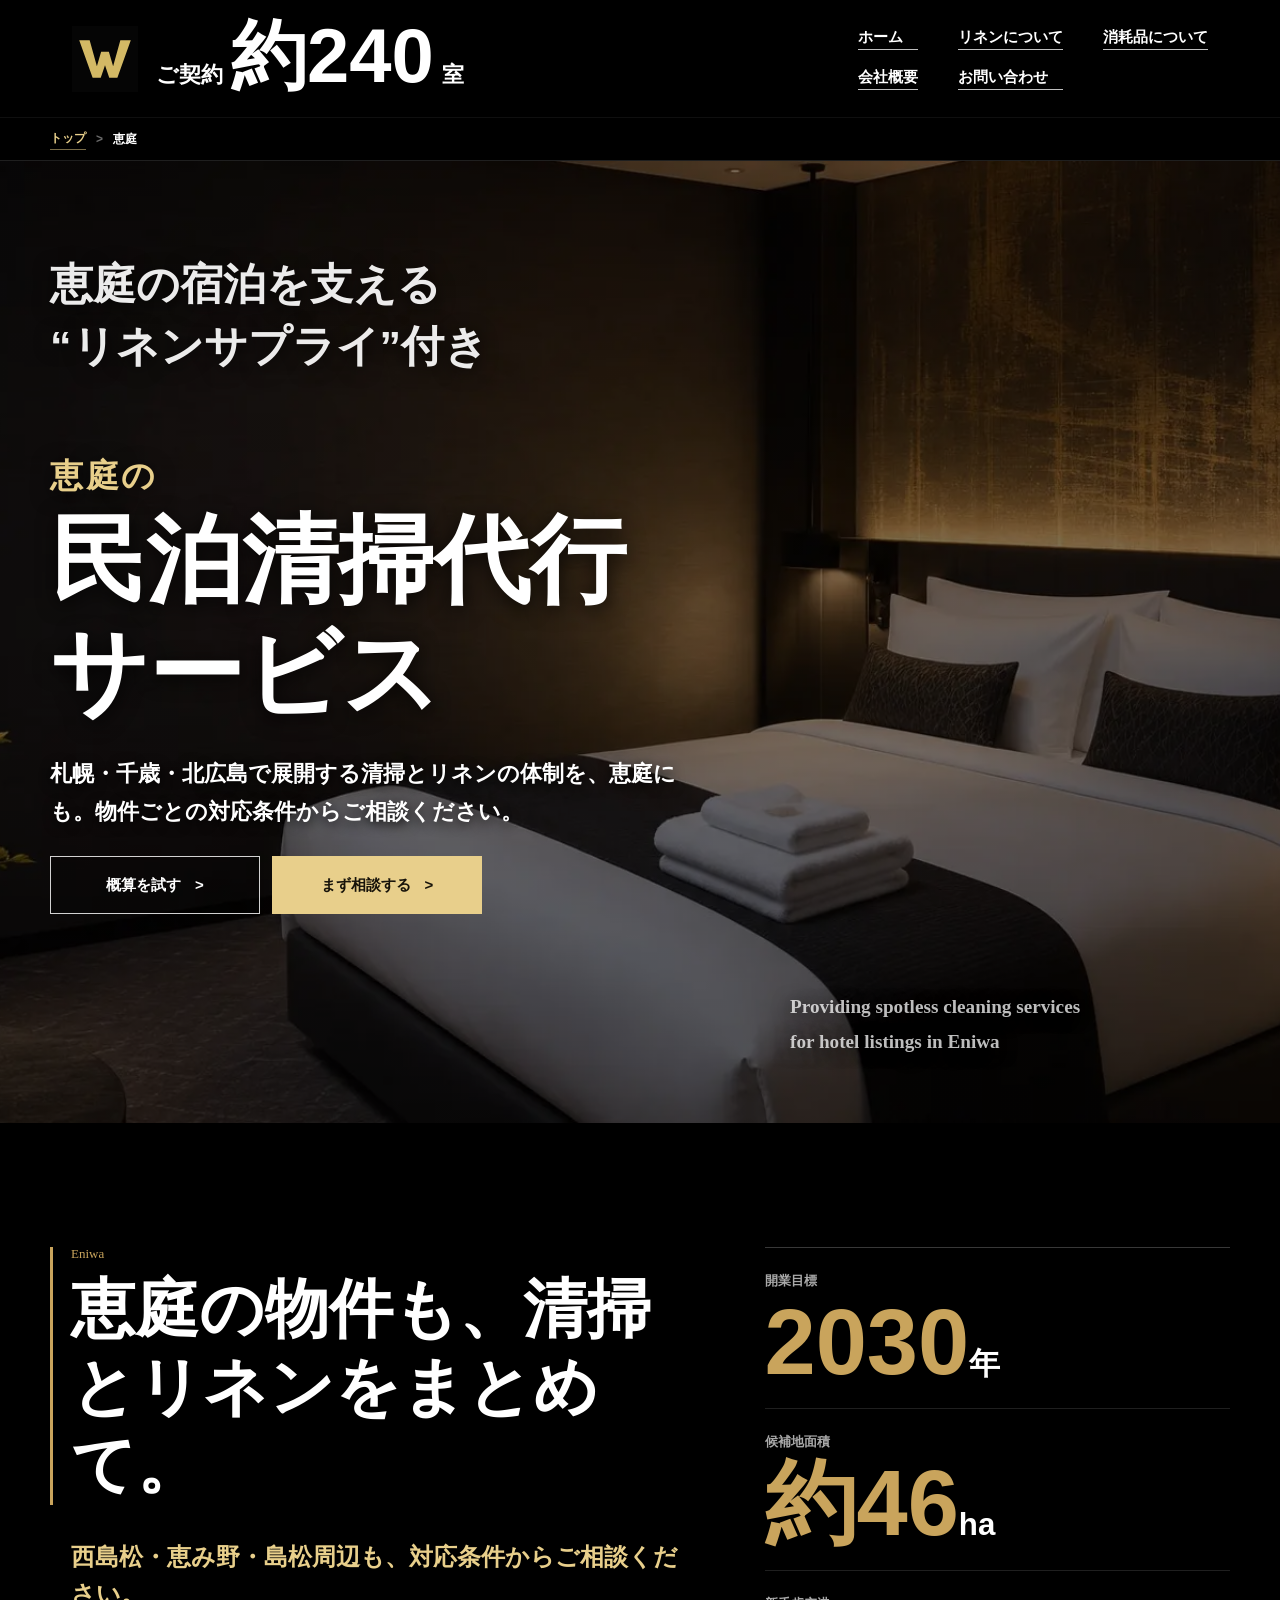
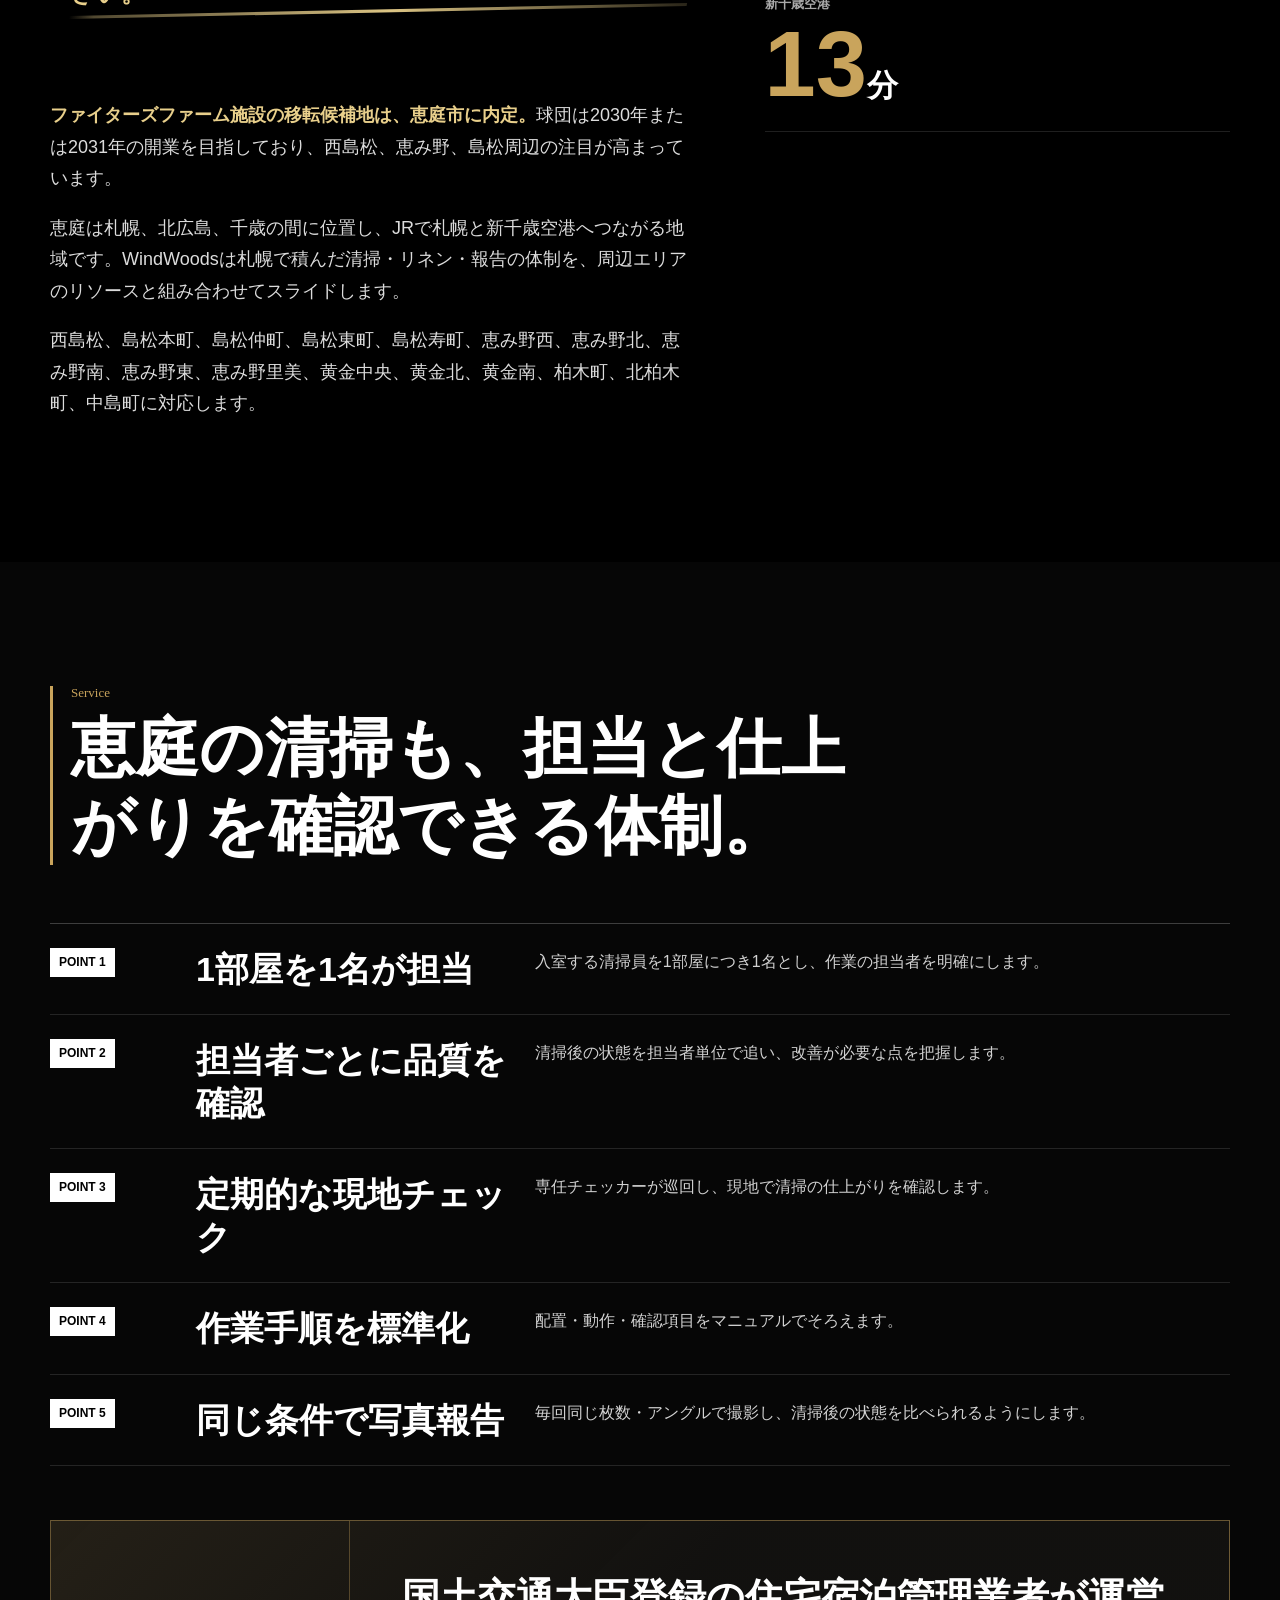
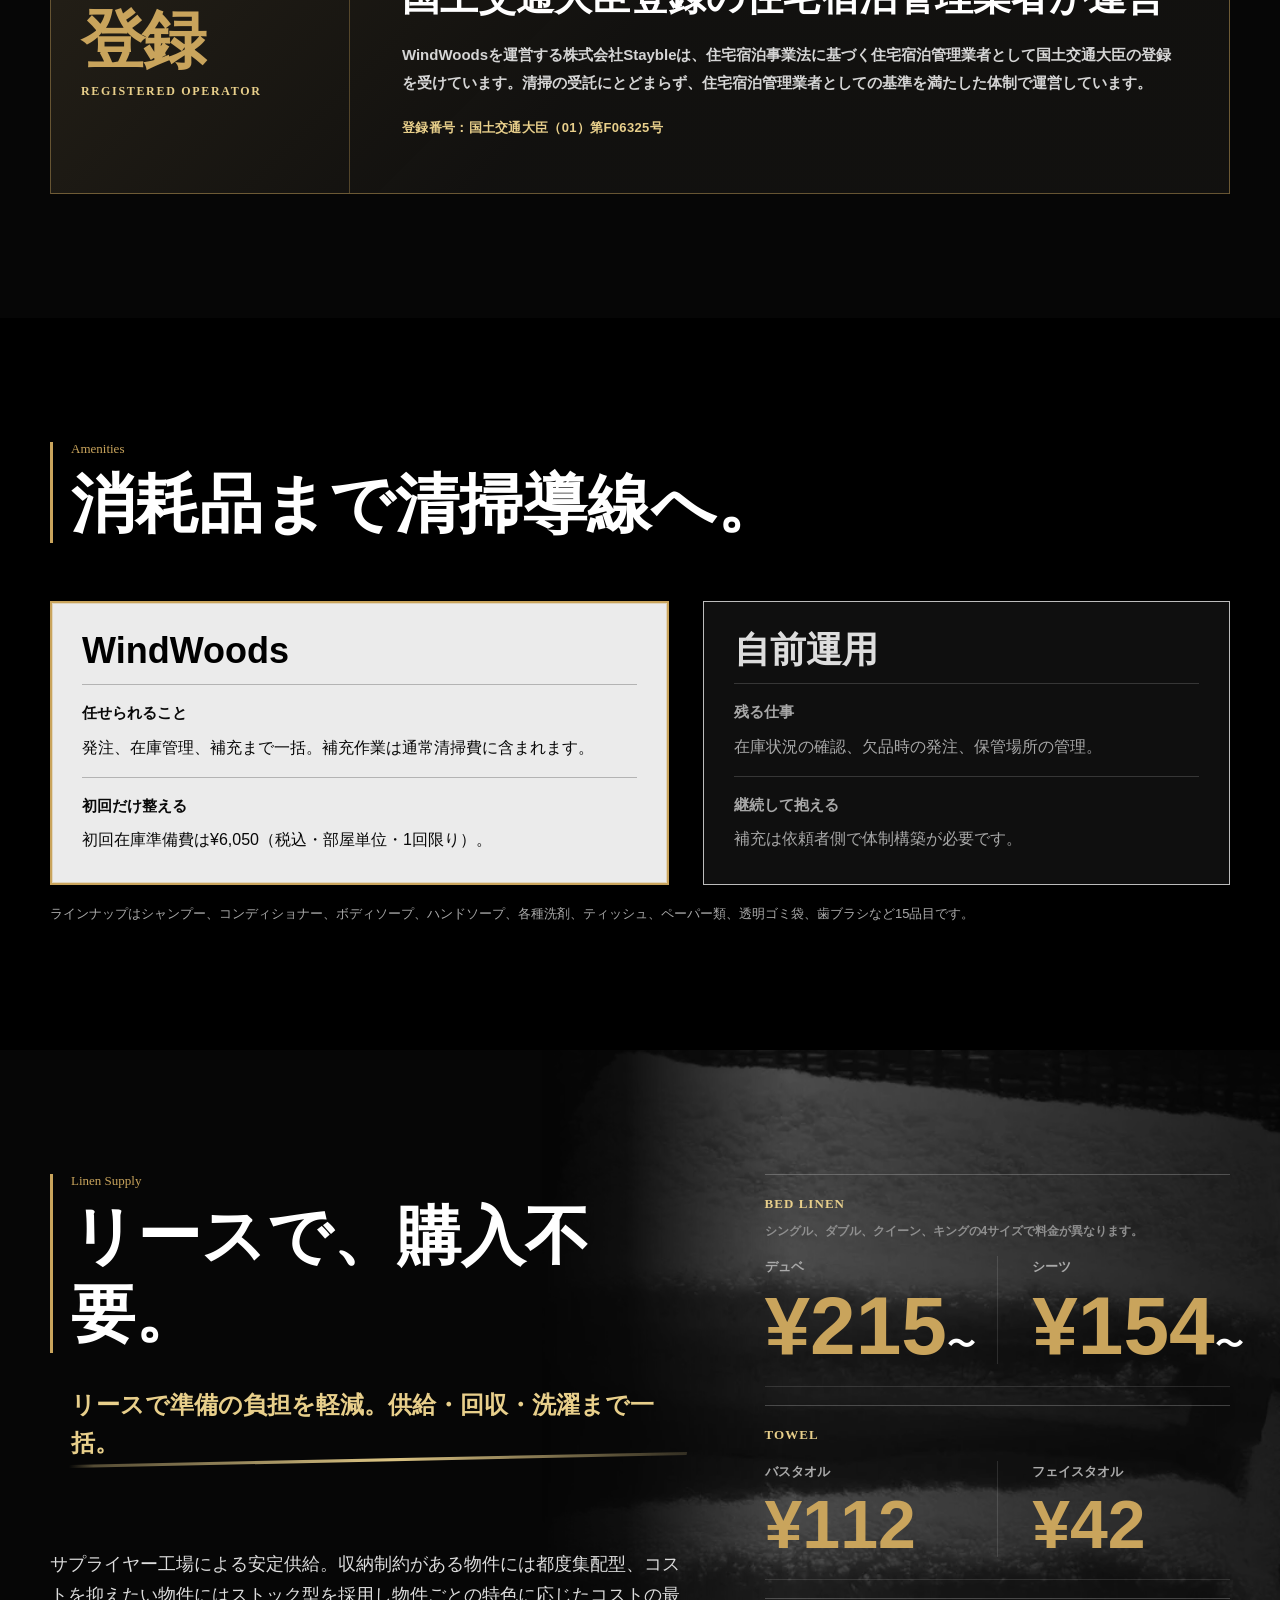
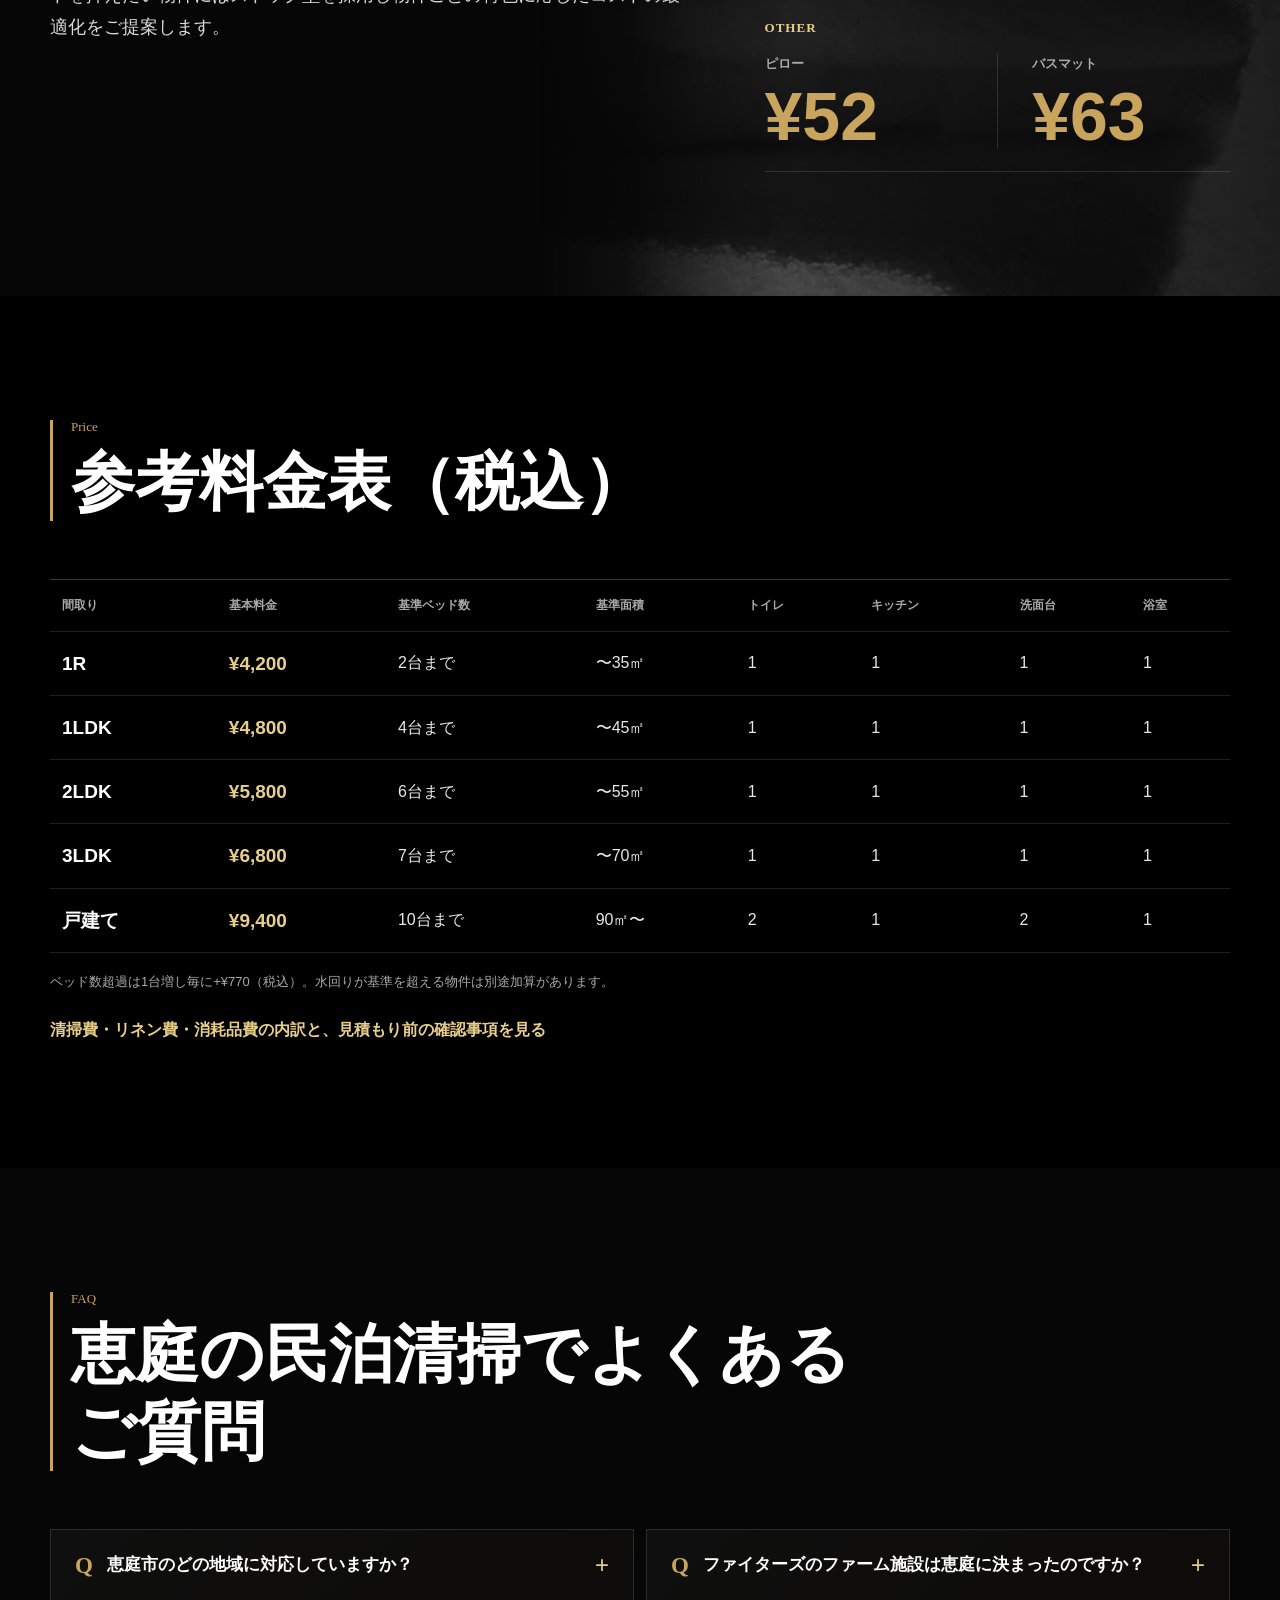
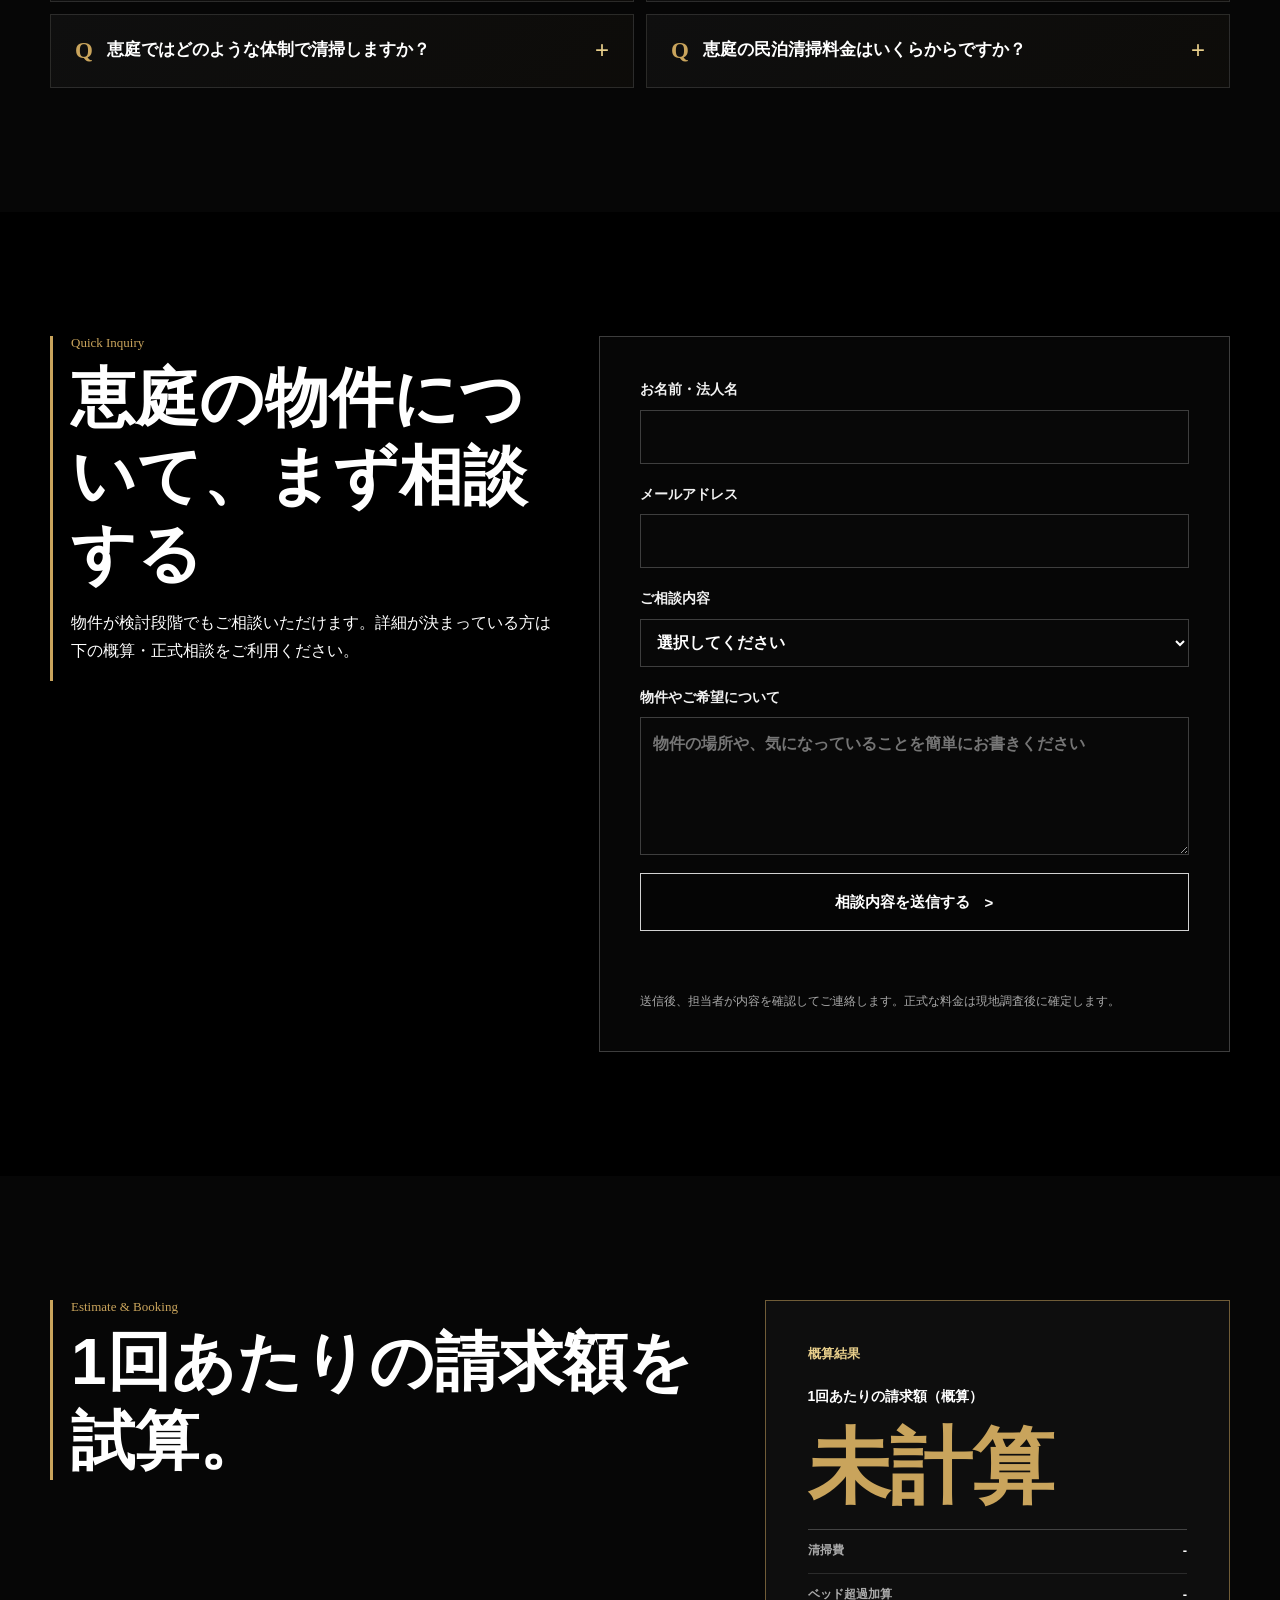
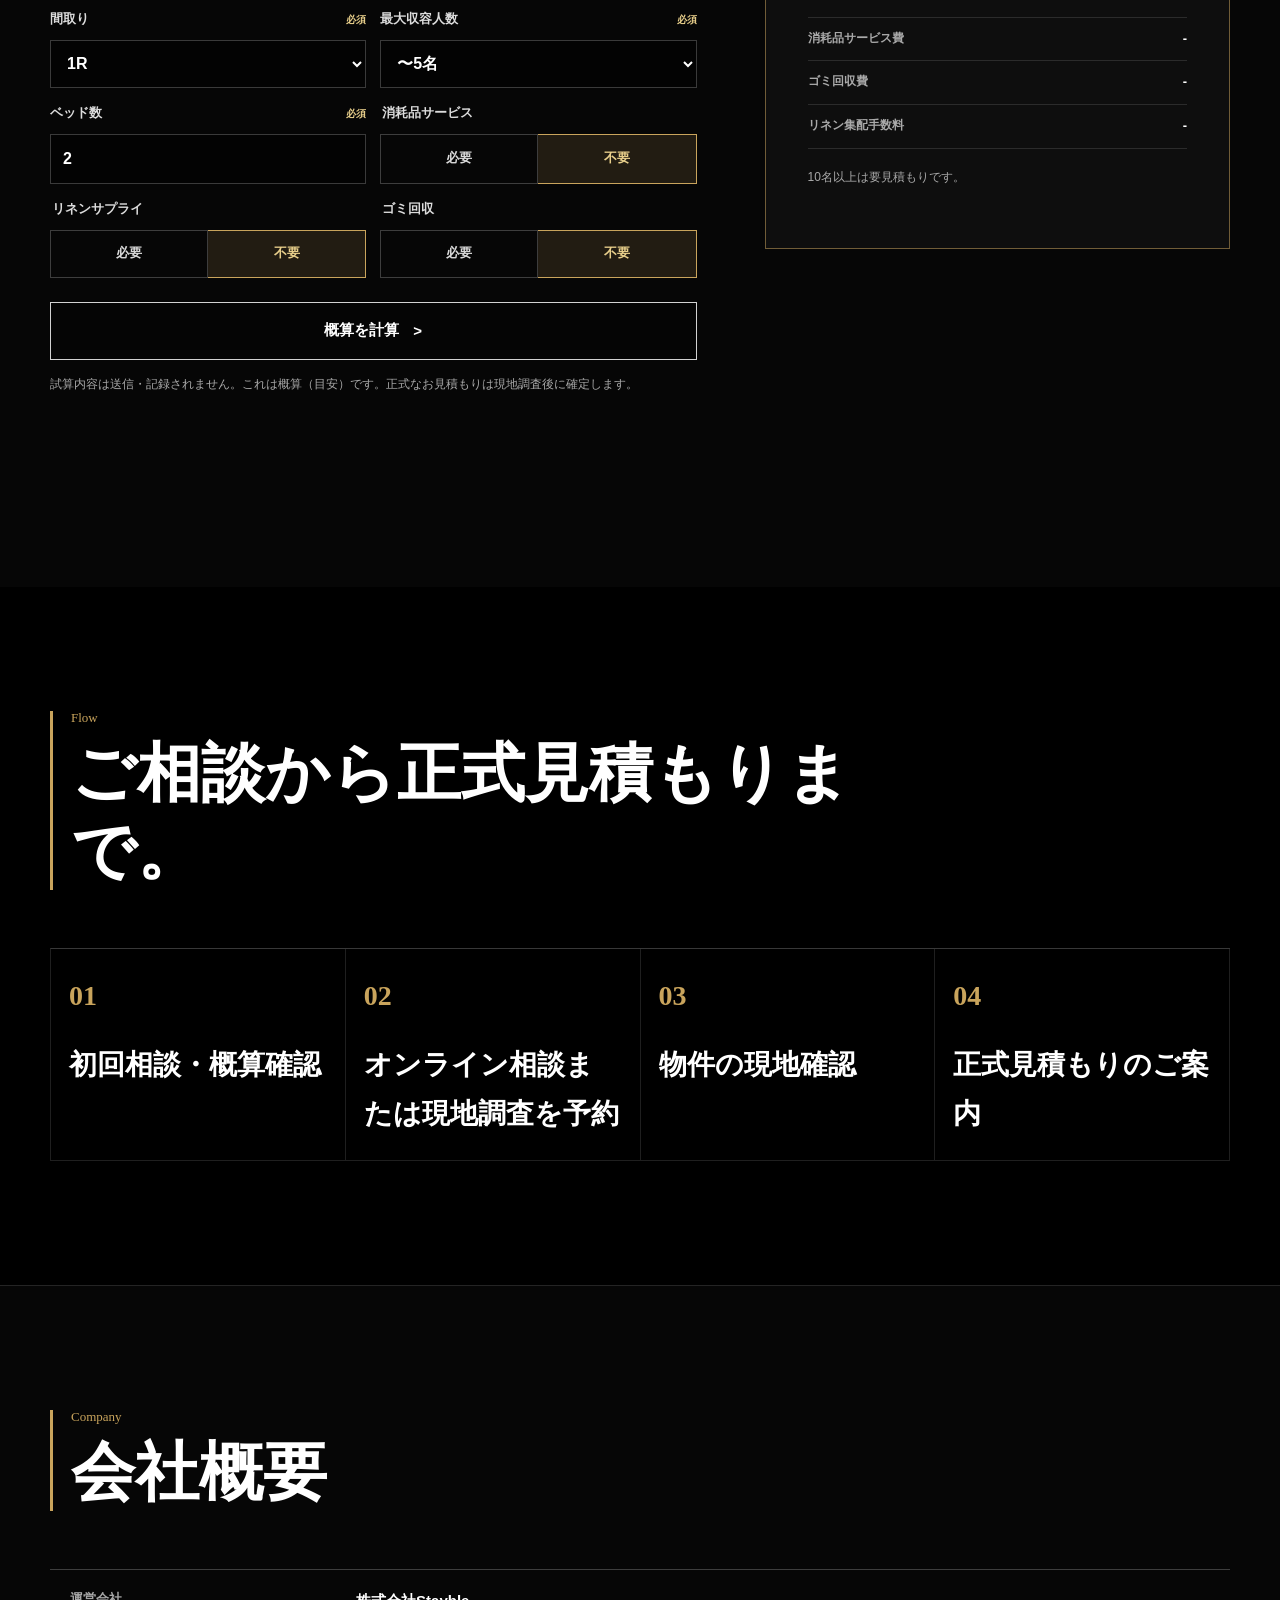
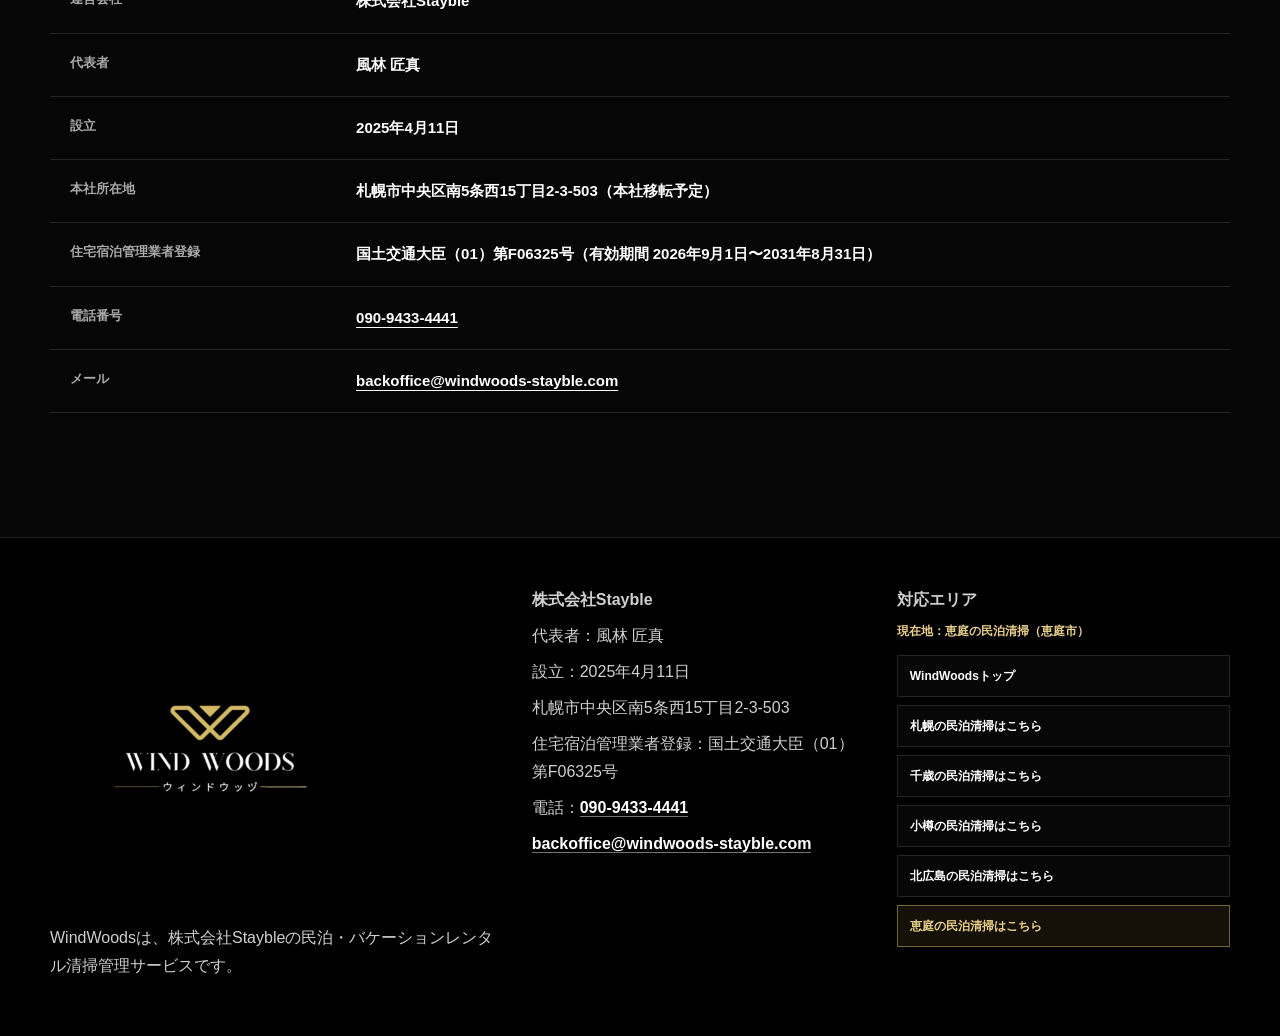
<file: eniwa/index.html>
<!DOCTYPE html>
<html lang="ja">
<head>
  <!-- Google tag (gtag.js) -->
  <script async src="https://www.googletagmanager.com/gtag/js?id=AW-18418113981"></script>
  <script>
    window.dataLayer = window.dataLayer || [];
    function gtag(){dataLayer.push(arguments);}
    gtag('js', new Date());

    gtag('config', 'AW-18418113981');
  </script>
  <meta charset="utf-8">
  <meta name="viewport" content="width=device-width, initial-scale=1">

  <!-- AREA SEO: ENIWA - duplicate this block and replace area values for new area pages. -->
  <title>恵庭の民泊清掃代行｜リネンサプライ付き｜WindWoods</title>
  <meta name="description" content="恵庭市の民泊清掃代行・リネンサプライ。清掃員の手配、リネンの供給・回収、写真報告を一括相談。西島松・恵み野・島松周辺の物件も対応します。">
  <meta name="robots" content="index,follow">
  <meta name="google-site-verification" content="_auHJAM1k-ebnW4tAFM_87XNvqdSuXg91JcpRe6snMU">
  <link rel="canonical" href="https://windwoods-stayble.com/eniwa/">
  <meta property="og:type" content="website">
  <meta property="og:locale" content="ja_JP">
  <meta property="og:site_name" content="WindWoods">
  <meta property="og:title" content="恵庭の民泊清掃代行｜リネンサプライ付き｜WindWoods">
  <meta property="og:description" content="ファイターズファーム施設の移転候補地内定で注目される恵庭へ。西島松・恵み野・島松周辺の民泊清掃とリネン供給に対応します。">
  <meta property="og:url" content="https://windwoods-stayble.com/eniwa/">
  <meta property="og:image" content="https://windwoods-stayble.com/assets/og/eniwa.png">
  <meta property="og:image:width" content="1200">
  <meta property="og:image:height" content="630">
  <meta property="og:image:alt" content="恵庭の民泊清掃代行 WindWoods。西島松・恵み野・島松、リネンサプライ付き">
  <meta name="twitter:card" content="summary_large_image">
  <meta name="twitter:title" content="恵庭の民泊清掃代行｜リネンサプライ付き｜WindWoods">
  <meta name="twitter:description" content="ファイターズファーム施設の移転候補地内定で注目される恵庭へ。清掃とリネンサプライを一括提供。">
  <meta name="twitter:image" content="https://windwoods-stayble.com/assets/og/eniwa.png">
  <meta name="twitter:image:alt" content="恵庭の民泊清掃代行 WindWoods。西島松・恵み野・島松、リネンサプライ付き">
  <!-- /AREA SEO: ENIWA -->

  <!-- COMMON ASSETS: shared across all area pages. -->
  <link rel="icon" href="/favicon.ico" sizes="any">
  <link rel="icon" type="image/svg+xml" href="/favicon.svg">
  <link rel="icon" type="image/png" sizes="96x96" href="/favicon-96x96.png">
  <link rel="apple-touch-icon" href="/apple-touch-icon.png">
  <link rel="manifest" href="/site.webmanifest">
  <link rel="preload" as="image" type="image/webp" href="/assets/web/hero-eniwa-1600.webp" imagesrcset="/assets/web/hero-eniwa-960.webp 960w, /assets/web/hero-eniwa-1600.webp 1600w" imagesizes="100vw" fetchpriority="high">
  <link rel="stylesheet" href="/assets/styles.css">
  <script src="/assets/attribution.js" defer></script>
  <!-- /COMMON ASSETS -->

  <!-- AREA STRUCTURED DATA: one company provides one service in this area; this page is not a separate branch. -->
  <script type="application/ld+json">
  {
    "@context": "https://schema.org",
    "@graph": [
      {
        "@type": "LocalBusiness", "@id": "https://windwoods-stayble.com/#organization", "name": "WindWoods", "legalName": "株式会社Stayble", "alternateName": "WIND WOODS", "url": "https://windwoods-stayble.com/",
        "logo": { "@type": "ImageObject", "url": "https://windwoods-stayble.com/web-app-manifest-512x512.png", "width": 512, "height": 512 }, "image": "https://windwoods-stayble.com/assets/og/home.png", "email": "backoffice@windwoods-stayble.com", "telephone": "090-9433-4441", "foundingDate": "2025-04-11",
        "address": { "@type": "PostalAddress", "addressLocality": "札幌市中央区", "streetAddress": "南5条西15丁目2-3-503", "addressRegion": "北海道", "addressCountry": "JP" },
        "areaServed": [{ "@type": "City", "name": "札幌市" }, { "@type": "City", "name": "千歳市" }, { "@type": "City", "name": "小樽市" }, { "@type": "City", "name": "北広島市" }, { "@type": "City", "name": "恵庭市" }],
        "priceRange": "¥4,200〜（税込）",
        "hasCredential": {
          "@type": "EducationalOccupationalCredential",
          "credentialCategory": "住宅宿泊管理業者登録",
          "name": "国土交通大臣（01）第F06325号",
          "recognizedBy": {
            "@type": "GovernmentOrganization",
            "name": "国土交通省"
          },
          "validFrom": "2026-09-01",
          "validUntil": "2031-08-31"
        },
        "openingHours": "Mo-Su 10:00-19:00",
        "openingHoursSpecification": {
          "@type": "OpeningHoursSpecification",
          "dayOfWeek": [
            "Monday",
            "Tuesday",
            "Wednesday",
            "Thursday",
            "Friday",
            "Saturday",
            "Sunday"
          ],
          "opens": "10:00",
          "closes": "19:00"
        },
        "sameAs": ["https://www.stayble.jp/", "https://minpaku.stayble.jp/company/"]
      },
      {
        "@type": "Service", "@id": "https://windwoods-stayble.com/eniwa/#service", "name": "恵庭市の民泊清掃代行・リネンサプライ", "serviceType": "民泊・バケーションレンタル清掃管理サービス", "url": "https://windwoods-stayble.com/eniwa/",
        "description": "恵庭市の民泊清掃代行・リネンサプライ。清掃員の手配、リネンの供給・回収、写真報告を一括相談。西島松・恵み野・島松周辺の物件も対応します。",
        "provider": { "@id": "https://windwoods-stayble.com/#organization" }, "areaServed": { "@type": "City", "name": "恵庭市" },
        "hasOfferCatalog": { "@type": "OfferCatalog", "name": "民泊清掃の参考料金（税込）", "itemListElement": [
          { "@type": "Offer", "name": "1R 民泊清掃", "price": "4200", "priceCurrency": "JPY" }, { "@type": "Offer", "name": "1LDK 民泊清掃", "price": "4800", "priceCurrency": "JPY" }, { "@type": "Offer", "name": "2LDK 民泊清掃", "price": "5800", "priceCurrency": "JPY" }, { "@type": "Offer", "name": "3LDK 民泊清掃", "price": "6800", "priceCurrency": "JPY" }, { "@type": "Offer", "name": "戸建て 民泊清掃", "price": "9400", "priceCurrency": "JPY" }
        ] }
      },
      {
        "@type": "WebPage", "@id": "https://windwoods-stayble.com/eniwa/#webpage", "url": "https://windwoods-stayble.com/eniwa/", "name": "恵庭の民泊清掃代行｜リネンサプライ付き｜WindWoods", "mainEntity": { "@id": "https://windwoods-stayble.com/eniwa/#service" }, "primaryImageOfPage": "https://windwoods-stayble.com/assets/og/eniwa.png", "dateModified": "2026-10-03", "inLanguage": "ja-JP"
      }
    ]
  }
  </script>
  <script type="application/ld+json">
  {
    "@context": "https://schema.org",
    "@type": "BreadcrumbList",
    "itemListElement": [
      { "@type": "ListItem", "position": 1, "name": "トップ", "item": "https://windwoods-stayble.com/" },
      { "@type": "ListItem", "position": 2, "name": "恵庭", "item": "https://windwoods-stayble.com/eniwa/" }
    ]
  }
  </script>
  <!-- /AREA STRUCTURED DATA: ENIWA -->
</head>
<body data-page="area" data-area="eniwa">
  <header class="site-header" aria-label="サイトヘッダー">
    <a class="brand" href="#top" aria-label="WindWoods 恵庭ページ上部">
      <img src="/favicon.svg" alt="WindWoods" width="52" height="52">
    </a>
    <p class="header-proof"><span>ご契約</span><strong>約240</strong><span>室</span></p>
    <nav class="desktop-nav" aria-label="主要ナビゲーション">
      <a href="#top">ホーム</a>
      <a href="#linen">リネンについて</a>
      <a href="#consumables">消耗品について</a>
      <a href="#company">会社概要</a>
      <a href="#estimate-reservation">お問い合わせ</a>
    </nav>
    <details class="mobile-menu">
      <summary><span class="menu-lines" aria-hidden="true"></span><span class="sr-only">メニュー</span></summary>
      <nav aria-label="モバイルナビゲーション">
        <a href="#top">ホーム</a>
        <a href="#locality">恵庭対応</a>
        <a href="#linen">リネン</a>
        <a href="#prices">料金</a>
        <a href="#estimate-reservation">お問い合わせ</a>
      </nav>
    </details>
  </header>
  <nav class="breadcrumb" aria-label="パンくず">
    <div class="section-inner breadcrumb-inner">
      <a href="/">トップ</a>
      <span aria-current="page">恵庭</span>
    </div>
  </nav>

  <main>
    <section class="hero" id="top" aria-label="西島松や恵み野、島松周辺の宿泊物件にも対応する恵庭の民泊清掃代行サービス">
      <img class="hero-image" src="/assets/web/hero-eniwa-1600.webp" srcset="/assets/web/hero-eniwa-960.webp 960w, /assets/web/hero-eniwa-1600.webp 1600w" sizes="100vw" alt="西島松や恵み野、島松周辺の宿泊物件にも対応する恵庭の民泊清掃代行サービスの客室イメージ" width="1600" height="900" fetchpriority="high">
      <div class="hero-inner">
        <p class="hero-small">恵庭の宿泊を支える<br>“リネンサプライ”付き</p>
        <h1><span class="hero-area-name">恵庭の</span>民泊清掃代行<br>サービス</h1>
        <p class="hero-value">札幌・千歳・北広島で展開する清掃とリネンの体制を、恵庭にも。物件ごとの対応条件からご相談ください。</p>
        <div class="hero-actions"><a class="button" href="#estimate-reservation">概算を試す</a><a class="button button-secondary" href="#quick-contact">まず相談する</a></div>
        <p class="hero-english">Providing spotless cleaning services<br>for hotel listings in Eniwa</p>
      </div>
    </section>

    <!-- AREA CONTENT: ENIWA - replace this locality block per BUSINESS.md section 12 for new area pages. -->
    <section class="section locality" id="locality">
      <div class="section-inner locality-grid">
        <div class="section-heading">
          <p class="section-kicker">Eniwa</p>
          <h2 class="locality-title"><span>恵庭の物件も、</span><span>清掃とリネンを</span><span>まとめて。</span></h2>
        </div>
        <p class="section-catch"><span>西島松・恵み野・島松周辺も、</span><span>対応条件からご相談ください。</span></p>
        <div class="locality-copy">
          <p><strong>ファイターズファーム施設の移転候補地は、恵庭市に内定。</strong><span class="mobile-break"></span>球団は2030年または2031年の開業を目指しており、<span class="mobile-break"></span>西島松、恵み野、島松周辺の注目が高まっています。</p>
          <p>恵庭は札幌、北広島、千歳の間に位置し、<span class="mobile-break"></span>JRで札幌と新千歳空港へつながる地域です。<span class="mobile-break"></span>WindWoodsは札幌で積んだ清掃・リネン・報告の体制を、<span class="mobile-break"></span>周辺エリアのリソースと組み合わせてスライドします。</p>
          <p>西島松、島松本町、島松仲町、島松東町、島松寿町、<span class="mobile-break"></span>恵み野西、恵み野北、恵み野南、恵み野東、恵み野里美、<span class="mobile-break"></span>黄金中央、黄金北、黄金南、柏木町、北柏木町、中島町に対応します。</p>
        </div>
        <details class="locality-accordion">
          <summary>恵庭市の需要と可能性</summary>
          <div>
            <p><strong>ファイターズファーム施設の移転候補地は、恵庭市に内定。</strong>球団は2030年または2031年の開業を目指しており、西島松、恵み野、島松周辺の注目が高まっています。</p>
            <p>恵庭は札幌、北広島、千歳の間に位置し、JRで札幌と新千歳空港へつながる地域です。WindWoodsは札幌で積んだ清掃・リネン・報告の体制を、周辺エリアのリソースと組み合わせてスライドします。</p>
            <p>西島松、島松本町、島松仲町、島松東町、島松寿町、恵み野西、恵み野北、恵み野南、恵み野東、恵み野里美、黄金中央、黄金北、黄金南、柏木町、北柏木町、中島町、戸磯、和光町、住吉町、相生町、有明町、文京町、美咲野に対応します。</p>
          </div>
        </details>
        <dl class="locality-numbers">
          <div><dt>開業目標</dt><dd>2030<span>年</span></dd></div>
          <div><dt>候補地面積</dt><dd>約46<span>ha</span></dd></div>
          <div><dt>新千歳空港</dt><dd>13<span>分</span></dd></div>
        </dl>
      </div>
    </section>
    <!-- /AREA CONTENT: ENIWA -->

    <section class="section points" id="service">
      <div class="section-inner">
        <div class="section-heading">
          <p class="section-kicker">Service</p>
          <h2>恵庭の清掃も、担当と仕上がりを確認できる体制。</h2>
        </div>
        <ol class="point-rail">
          <li><span>POINT 1</span><strong>1部屋を1名が担当</strong>入室する清掃員を1部屋につき1名とし、作業の担当者を明確にします。</li>
          <li><span>POINT 2</span><strong>担当者ごとに品質を確認</strong>清掃後の状態を担当者単位で追い、改善が必要な点を把握します。</li>
          <li><span>POINT 3</span><strong>定期的な現地チェック</strong>専任チェッカーが巡回し、現地で清掃の仕上がりを確認します。</li>
          <li><span>POINT 4</span><strong>作業手順を標準化</strong>配置・動作・確認項目をマニュアルでそろえます。</li>
          <li><span>POINT 5</span><strong>同じ条件で写真報告</strong>毎回同じ枚数・アングルで撮影し、清掃後の状態を比べられるようにします。</li>
        </ol>
        <aside class="license-proof license-proof--desktop" aria-labelledby="license-title">
          <div class="license-proof-label"><strong>登録</strong>Registered operator</div>
          <div class="license-proof-body">
            <h3 id="license-title">国土交通大臣登録の住宅宿泊管理業者が運営</h3>
            <p>WindWoodsを運営する株式会社Staybleは、住宅宿泊事業法に基づく住宅宿泊管理業者として国土交通大臣の登録を受けています。清掃の受託にとどまらず、住宅宿泊管理業者としての基準を満たした体制で運営しています。</p>
            <p class="license-proof-number">登録番号：国土交通大臣（01）第F06325号</p>
          </div>
        </aside>
        <aside class="license-proof license-proof--mobile" aria-labelledby="license-title-mobile">
          <p class="license-proof-label">国土交通大臣登録</p>
          <h3 id="license-title-mobile">住宅宿泊管理業者が運営</h3>
          <p>株式会社Staybleは、住宅宿泊事業法に基づく登録を受けた住宅宿泊管理業者です。管理業者としての基準を満たした体制でWindWoodsを運営しています。</p>
          <p class="license-proof-number">国土交通大臣（01）第F06325号</p>
        </aside>
      </div>
    </section>

    <section class="section operation" id="consumables">
      <div class="section-inner">
        <div class="section-heading">
          <p class="section-kicker">Amenities</p>
          <h2>消耗品まで清掃導線へ。</h2>
        </div>
        <div class="operation-compare" role="group" aria-label="消耗品オペレーション比較">
          <section class="operation-column is-brand" aria-labelledby="operation-brand-title">
            <h3 id="operation-brand-title">WindWoods</h3>
            <div class="operation-item"><strong>任せられること</strong><span class="desktop-copy">発注、在庫管理、補充まで一括。補充作業は通常清掃費に含まれます。</span><span class="mobile-copy">発注・在庫・補充まで一括</span></div>
            <div class="operation-item"><strong>初回だけ整える</strong><span class="desktop-copy">初回在庫準備費は¥6,050（税込・部屋単位・1回限り）。</span><span class="mobile-copy">初回のみ¥6,050（税込）</span></div>
          </section>
          <section class="operation-column is-self" aria-labelledby="operation-self-title">
            <h3 id="operation-self-title">自前運用</h3>
            <div class="operation-item"><strong>残る仕事</strong><span class="desktop-copy">在庫状況の確認、欠品時の発注、保管場所の管理。</span><span class="mobile-copy">確認・発注・保管が残る</span></div>
            <div class="operation-item"><strong>継続して抱える</strong><span class="desktop-copy">補充は依頼者側で体制構築が必要です。</span><span class="mobile-copy">補充体制を自社で構築</span></div>
          </section>
        </div>
        <p class="note">ラインナップはシャンプー、コンディショナー、ボディソープ、ハンドソープ、各種洗剤、ティッシュ、ペーパー類、透明ゴミ袋、歯ブラシなど15品目です。</p>
      </div>
    </section>

    <section class="section linen" id="linen">
      <div class="section-inner linen-grid">
        <div class="section-heading">
          <p class="section-kicker">Linen Supply</p>
          <h2 class="linen-title"><span>リースで、</span><span>購入不要。</span></h2>
        </div>
        <p class="section-catch linen-catch"><span>リースで準備の負担を軽減。</span><span>供給・回収・洗濯まで一括。</span></p>
        <div class="linen-copy">
          <p>サプライヤー工場による安定供給。収納制約がある物件には都度集配型、コストを抑えたい物件にはストック型を採用し物件ごとの特色に応じたコストの最適化をご提案します。</p>
        </div>
        <div class="linen-board" role="group" aria-label="リネン単価">
          <section class="linen-band is-bed">
            <p>BED LINEN</p>
            <span class="linen-band-note">シングル、ダブル、クイーン、キングの4サイズで料金が異なります。</span>
            <dl class="linen-pair">
              <div><dt>デュベ</dt><dd>¥215<span>〜</span></dd></div>
              <div><dt>シーツ</dt><dd>¥154<span>〜</span></dd></div>
            </dl>
          </section>
          <section class="linen-band is-towel">
            <p>TOWEL</p>
            <dl class="linen-pair">
              <div><dt>バスタオル</dt><dd>¥112</dd></div>
              <div><dt>フェイスタオル</dt><dd>¥42</dd></div>
            </dl>
          </section>
          <section class="linen-band is-other">
            <p>OTHER</p>
            <dl class="linen-pair">
              <div><dt>ピロー</dt><dd>¥52</dd></div>
              <div><dt>バスマット</dt><dd>¥63</dd></div>
            </dl>
          </section>
        </div>
      </div>
    </section>

    <section class="section prices" id="prices">
      <div class="section-inner">
        <div class="section-heading">
          <p class="section-kicker">Price</p>
          <h2>参考料金表（税込）</h2>
        </div>
        <section class="table-wrap" aria-label="参考料金表" tabindex="0">
          <table class="price-table">
            <thead>
              <tr>
                <th scope="col">間取り</th>
                <th scope="col">基本料金</th>
                <th scope="col">基準ベッド数</th>
                <th scope="col">基準面積</th>
                <th scope="col">トイレ</th>
                <th scope="col">キッチン</th>
                <th scope="col">洗面台</th>
                <th scope="col">浴室</th>
              </tr>
            </thead>
            <tbody>
              <tr><td>1R</td><td>¥4,200</td><td>2台まで</td><td>〜35㎡</td><td>1</td><td>1</td><td>1</td><td>1</td></tr>
              <tr><td>1LDK</td><td>¥4,800</td><td>4台まで</td><td>〜45㎡</td><td>1</td><td>1</td><td>1</td><td>1</td></tr>
              <tr><td>2LDK</td><td>¥5,800</td><td>6台まで</td><td>〜55㎡</td><td>1</td><td>1</td><td>1</td><td>1</td></tr>
              <tr><td>3LDK</td><td>¥6,800</td><td>7台まで</td><td>〜70㎡</td><td>1</td><td>1</td><td>1</td><td>1</td></tr>
              <tr><td>戸建て</td><td>¥9,400</td><td>10台まで</td><td>90㎡〜</td><td>2</td><td>1</td><td>2</td><td>1</td></tr>
            </tbody>
          </table>
        </section>
        <div class="price-mobile-list" role="group" aria-label="スマホ用参考料金">
          <div><strong>1R</strong><span>¥4,200</span><small>2台まで / 〜35㎡</small></div>
          <div><strong>1LDK</strong><span>¥4,800</span><small>4台まで / 〜45㎡</small></div>
          <div><strong>2LDK</strong><span>¥5,800</span><small>6台まで / 〜55㎡</small></div>
          <div><strong>3LDK</strong><span>¥6,800</span><small>7台まで / 〜70㎡</small></div>
          <div><strong>戸建て</strong><span>¥9,400</span><small>10台まで / 90㎡〜</small></div>
        </div>
        <p class="note">ベッド数超過は1台増し毎に+¥770（税込）。水回りが基準を超える物件は別途加算があります。</p>
        <p class="guide-link"><a href="/guide/cleaning-linen-cost/">清掃費・リネン費・消耗品費の内訳と、見積もり前の確認事項を見る</a></p>
      </div>
    </section>

    <section class="section faq" id="faq">
      <div class="section-inner">
        <div class="section-heading"><p class="section-kicker">FAQ</p><h2>恵庭の民泊清掃でよくあるご質問</h2></div>
        <div class="faq-grid">
          <details class="faq-item"><summary>恵庭市のどの地域に対応していますか？</summary><div class="faq-answer"><p>西島松、島松本町、島松仲町、島松東町、恵み野、黄金、柏木町、中島町、戸磯、和光町、住吉町、相生町、有明町、文京町、美咲野など恵庭市内に対応しています。</p></div></details>
          <details class="faq-item"><summary>ファイターズのファーム施設は恵庭に決まったのですか？</summary><div class="faq-answer"><p>北海道日本ハムファイターズのファーム施設は、恵庭市が移転候補地に内定しています。西島松地区、JR恵み野駅と島松駅の間が候補地と報じられています。</p></div></details>
          <details class="faq-item"><summary>恵庭ではどのような体制で清掃しますか？</summary><div class="faq-answer"><p>札幌で積み上げ、千歳・北広島にも展開している清掃・リネン・報告体制から、周辺リソースを組み合わせて恵庭へスライドします。正式な対応条件は現地調査後にご案内します。</p></div></details>
          <details class="faq-item"><summary>恵庭の民泊清掃料金はいくらからですか？</summary><div class="faq-answer"><p>1Rの基本料金は1回4,200円（税込）からです。間取り、ベッド数、最大収容人数、オプションで変わり、10名以上は要見積もりです。<a href="#estimate-reservation">概算を試算する</a></p></div></details>
        </div>
      </div>
    </section>

    <section class="section quick-contact" id="quick-contact">
      <div class="section-inner quick-contact-grid">
        <div class="section-heading"><p class="section-kicker">Quick Inquiry</p><h2>恵庭の物件について、まず相談する</h2><p>物件が検討段階でもご相談いただけます。詳細が決まっている方は下の概算・正式相談をご利用ください。</p></div>
        <form class="quick-contact-form" data-quick-contact action="https://api.web3forms.com/submit" method="POST">
          <input type="hidden" name="access_key" value="756ca37e-0bf3-48c5-b653-3624c899dbe1"><input type="hidden" name="subject" value="【WindWoods 恵庭】初回相談"><input type="hidden" name="from_name" value="WindWoods 恵庭LP"><input type="hidden" name="area" value="恵庭"><input type="hidden" name="form_type" value="初回相談"><input type="checkbox" name="botcheck" class="sr-only" tabindex="-1" aria-hidden="true">
          <label>お名前・法人名<input name="name" autocomplete="name" required></label><label>メールアドレス<input name="email" type="email" autocomplete="email" required></label>
          <label>ご相談内容<select name="interest" required><option value="" selected disabled>選択してください</option><option>清掃・リネンをまとめて相談</option><option>清掃代行について相談</option><option>リネン供給について相談</option><option>料金・対応エリアを相談</option></select></label>
          <label>物件やご希望について<textarea name="message" rows="4" placeholder="物件の場所や、気になっていることを簡単にお書きください" required></textarea></label>
          <button class="button" type="submit">相談内容を送信する</button><p class="quick-contact-status" data-quick-contact-status role="status" aria-live="polite"></p><p class="quick-contact-note">送信後、担当者が内容を確認してご連絡します。正式な料金は現地調査後に確定します。</p>
        </form>
      </div>
    </section>

    <section class="section estimate" id="estimate-reservation">
      <div class="section-inner estimate-grid">
        <div class="section-heading">
          <p class="section-kicker">Estimate &amp; Booking</p>
          <h2 class="estimate-title"><span>1回あたりの</span><span>請求額を試算。</span></h2>
        </div>
        <form class="estimate-form" data-estimate-form>
          <div class="estimate-field">
            <label for="estimate-layout">間取り <span>必須</span></label>
            <select id="estimate-layout" name="layout" required>
              <option value="1R">1R</option>
              <option value="1LDK">1LDK</option>
              <option value="2LDK">2LDK</option>
              <option value="3LDK">3LDK</option>
              <option value="house">戸建て</option>
            </select>
          </div>
          <div class="estimate-field">
            <label for="estimate-guests">最大収容人数 <span>必須</span></label>
            <select id="estimate-guests" name="guests" required>
              <option value="u5">〜5名</option>
              <option value="u7">6〜7名</option>
              <option value="u9">8〜9名</option>
              <option value="o10">10名以上</option>
            </select>
          </div>
          <div class="estimate-field">
            <label for="estimate-beds">ベッド数 <span>必須</span></label>
            <input id="estimate-beds" name="beds" type="number" min="0" step="1" inputmode="numeric" value="2" required>
          </div>
          <fieldset class="estimate-toggle">
            <legend>消耗品サービス</legend>
            <label><input type="radio" name="amenities" value="yes">必要</label>
            <label><input type="radio" name="amenities" value="no" checked>不要</label>
          </fieldset>
          <fieldset class="estimate-toggle">
            <legend>リネンサプライ</legend>
            <label><input type="radio" name="linen" value="yes">必要</label>
            <label><input type="radio" name="linen" value="no" checked>不要</label>
          </fieldset>
          <fieldset class="estimate-toggle">
            <legend>ゴミ回収</legend>
            <label><input type="radio" name="trash" value="yes">必要</label>
            <label><input type="radio" name="trash" value="no" checked>不要</label>
          </fieldset>
          <button class="button estimate-submit" type="submit">概算を計算</button>
          <p class="estimate-disclaimer">試算内容は送信・記録されません。これは概算（目安）です。正式なお見積もりは現地調査後に確定します。</p>
        </form>
        <div class="estimate-panel" data-estimate-result aria-live="polite">
          <p class="placeholder-status">概算結果</p>
          <p class="estimate-result-label">1回あたりの請求額（概算）</p>
          <p class="estimate-result-amount" data-estimate-amount>未計算</p>
          <dl class="estimate-breakdown" data-estimate-breakdown>
            <div><dt>清掃費</dt><dd>-</dd></div>
            <div><dt>ベッド超過加算</dt><dd>-</dd></div>
            <div><dt>消耗品サービス費</dt><dd>-</dd></div>
            <div><dt>ゴミ回収費</dt><dd>-</dd></div>
            <div><dt>リネン集配手数料</dt><dd>-</dd></div>
          </dl>
          <p class="estimate-note" data-estimate-note>10名以上は要見積もりです。</p>
          <div class="estimate-actions" data-consult-actions hidden>
            <button class="button" type="button" data-open-consult>この内容で相談する</button>
            <p>連絡先と物件情報を入力後、オンライン相談または現地調査の希望日時を選べます。</p>
          </div>
        </div>
        <form class="booking-form" data-booking-form hidden>
          <input type="hidden" name="access_key" value="756ca37e-0bf3-48c5-b653-3624c899dbe1">
          <input type="hidden" name="subject" value="【WindWoods 恵庭】見積もり・予約問い合わせ">
          <input type="hidden" name="from_name" value="WindWoods 恵庭LP">
          <input type="checkbox" name="botcheck" class="sr-only" tabindex="-1">
          <input type="hidden" name="area" value="恵庭">
          <input type="hidden" name="estimate_amount" data-hidden-estimate-amount>
          <input type="hidden" name="booking_type_label" data-hidden-booking-type>
          <input type="hidden" name="estimate_breakdown" data-hidden-estimate-breakdown>
          <input type="hidden" name="estimate_note" data-hidden-estimate-note>
          <input type="hidden" name="message" data-message-field>
          <div class="booking-form-head">
            <p class="section-kicker">Contact</p>
            <h3>連絡先と物件情報</h3>
            <p>概算の試行は送信されません。このフォーム送信時のみ、入力内容と概算結果をWindWoodsへ送信します。</p>
          </div>
          <div class="booking-choice" role="radiogroup" aria-label="相談種別">
            <label><input type="radio" name="booking_type" value="online" checked>オンラインで相談</label>
            <label><input type="radio" name="booking_type" value="onsite">現地調査を予約</label>
          </div>
          <div class="booking-grid">
            <div class="booking-field">
              <label for="contact-email">メールアドレス <span>必須</span></label>
              <input id="contact-email" name="email" type="email" autocomplete="email" required>
            </div>
            <div class="booking-field">
              <label for="contact-company">法人名（または屋号） <span>必須</span></label>
              <input id="contact-company" name="company_name" type="text" autocomplete="organization" required>
            </div>
            <div class="booking-field">
              <label for="property-name">物件名 <span>必須</span></label>
              <input id="property-name" name="property_name" type="text" required>
            </div>
            <div class="booking-field">
              <label for="room-number">お部屋番号 <span>必須</span></label>
              <input id="room-number" name="room_number" type="text" required>
            </div>
            <div class="booking-field is-wide">
              <label for="property-address">物件ご住所 <span>必須</span></label>
              <input id="property-address" name="property_address" type="text" autocomplete="address-line1" required>
            </div>
            <fieldset class="booking-choice is-compact">
              <legend>駐車場の有無 <span>必須</span></legend>
              <label><input type="radio" name="parking" value="あり" required>あり</label>
              <label><input type="radio" name="parking" value="なし">なし</label>
            </fieldset>
            <div class="booking-field">
              <label for="checkout-time">チェックアウト時刻 <span>必須</span></label>
              <select id="checkout-time" name="checkout_time" required>
                <option value="" selected disabled>選択</option>
                <option value="10:00">10:00</option>
                <option value="11:00">11:00</option>
                <option value="12:00">12:00</option>
                <option value="13:00">13:00</option>
                <option value="14:00">14:00</option>
                <option value="15:00">15:00</option>
                <option value="16:00">16:00</option>
                <option value="17:00">17:00</option>
                <option value="18:00">18:00</option>
              </select>
            </div>
            <div class="booking-field">
              <label for="checkin-time">チェックイン時刻 <span>必須</span></label>
              <select id="checkin-time" name="checkin_time" required>
                <option value="" selected disabled>選択</option>
                <option value="10:00">10:00</option>
                <option value="11:00">11:00</option>
                <option value="12:00">12:00</option>
                <option value="13:00">13:00</option>
                <option value="14:00">14:00</option>
                <option value="15:00">15:00</option>
                <option value="16:00">16:00</option>
                <option value="17:00">17:00</option>
                <option value="18:00">18:00</option>
              </select>
            </div>
            <div class="booking-field">
              <label for="first-cleaning-date">ご希望の初回清掃日</label>
              <input id="first-cleaning-date" name="first_cleaning_date" type="date">
            </div>
            <div class="booking-field">
              <label for="ota-url">OTAリスティングURL</label>
              <input id="ota-url" name="ota_url" type="url" inputmode="url">
            </div>
            <div class="booking-field is-wide">
              <label for="contact-message">ご要望・ご質問</label>
              <textarea id="contact-message" name="request_message" rows="4"></textarea>
            </div>
          </div>
          <div class="linen-detail-fields" data-linen-details hidden>
            <p>リネン枚数 <span>リネンサプライ利用時は必須</span></p>
            <div class="linen-count-grid">
              <label>バスタオル<input name="bath_towels" type="number" min="0" step="1" inputmode="numeric" placeholder="0" disabled></label>
              <label>フェイスタオル<input name="face_towels" type="number" min="0" step="1" inputmode="numeric" placeholder="0" disabled></label>
              <label>バスマット<input name="bath_mats" type="number" min="0" step="1" inputmode="numeric" placeholder="0" disabled></label>
              <label>ピローケース<input name="pillow_cases" type="number" min="0" step="1" inputmode="numeric" placeholder="0" disabled></label>
              <label>S デュベカバー<input name="s_duvet_covers" type="number" min="0" step="1" inputmode="numeric" placeholder="0" disabled></label>
              <label>S ベッドシーツ<input name="s_bed_sheets" type="number" min="0" step="1" inputmode="numeric" placeholder="0" disabled></label>
              <label>D デュベカバー<input name="d_duvet_covers" type="number" min="0" step="1" inputmode="numeric" placeholder="0" disabled></label>
              <label>D ベッドシーツ<input name="d_bed_sheets" type="number" min="0" step="1" inputmode="numeric" placeholder="0" disabled></label>
              <label>Q デュベカバー<input name="q_duvet_covers" type="number" min="0" step="1" inputmode="numeric" placeholder="0" disabled></label>
              <label>Q ベッドシーツ<input name="q_bed_sheets" type="number" min="0" step="1" inputmode="numeric" placeholder="0" disabled></label>
              <label>K デュベカバー<input name="k_duvet_covers" type="number" min="0" step="1" inputmode="numeric" placeholder="0" disabled></label>
              <label>K ベッドシーツ<input name="k_bed_sheets" type="number" min="0" step="1" inputmode="numeric" placeholder="0" disabled></label>
            </div>
          </div>
          <button class="button booking-submit" type="submit" data-booking-submit>送信して予約へ進む</button>
          <p class="booking-status" data-booking-status aria-live="polite"></p>
        </form>
        <section class="timerex-panel" data-timerex-section hidden>
          <p class="section-kicker">Booking Calendar</p>
          <h3>続いて希望日時を選んでください</h3>
          <p>オンライン相談・現地調査のどちらを選んだ場合も、同じ空き枠から日時を選択します。</p>
          <div id="timerex_calendar" data-url="https://timerex.net/s/backoffice_2d75_815f/578bd81f"></div>
          <p><a href="https://timerex.net/s/backoffice_2d75_815f/578bd81f" target="_blank" rel="noopener noreferrer">カレンダーが表示されない場合はTimeRexで日時を選ぶ</a></p>
        </section>
        <section class="completion-panel" data-completion-panel hidden>
          <p class="section-kicker">Complete</p>
          <h3>ご予約を承りました</h3>
          <p><strong>TimeRexの確認メールをご確認ください。</strong>予約日時と、オンライン会議URLまたは現地での集合方法はメールの案内に従ってください。</p>
          <dl data-completion-summary>
            <div><dt>種別</dt><dd>-</dd></div>
            <div><dt>物件名</dt><dd>-</dd></div>
            <div><dt>概算金額</dt><dd>-</dd></div>
          </dl>
          <p class="completion-read-note">当日までにご一読いただけますとスムーズに打ち合わせが進みます。</p>
          <a class="button" href="/service-overview.pdf" download>サービス概要書をダウンロード</a>
        </section>
      </div>
    </section>

    <section class="section flow" id="flow">
      <div class="section-inner">
        <div class="section-heading">
          <p class="section-kicker">Flow</p>
          <h2>ご相談から正式見積もりまで。</h2>
        </div>
        <ol class="timeline">
          <li><span>01</span>初回相談・概算確認</li>
          <li><span>02</span>オンライン相談または現地調査を予約</li>
          <li><span>03</span>物件の現地確認</li>
          <li><span>04</span>正式見積もりのご案内</li>
        </ol>
      </div>
    </section>

    <section class="section company-overview" id="company">
      <div class="section-inner">
        <div class="section-heading">
          <p class="section-kicker">Company</p>
          <h2>会社概要</h2>
        </div>
        <dl class="company-facts-desktop">
          <div><dt>運営会社</dt><dd>株式会社Stayble</dd></div>
          <div><dt>代表者</dt><dd>風林 匠真</dd></div>
          <div><dt>設立</dt><dd>2025年4月11日</dd></div>
          <div><dt>本社所在地</dt><dd>札幌市中央区南5条西15丁目2-3-503（本社移転予定）</dd></div>
          <div><dt>住宅宿泊管理業者登録</dt><dd>国土交通大臣（01）第F06325号（有効期間 2026年9月1日〜2031年8月31日）</dd></div>
          <div><dt>電話番号</dt><dd><a href="tel:09094334441">090-9433-4441</a></dd></div>
          <div><dt>メール</dt><dd><a href="mailto:backoffice@windwoods-stayble.com">backoffice@windwoods-stayble.com</a></dd></div>
        </dl>
        <div class="company-facts-mobile">
          <section class="company-mobile-license" aria-label="住宅宿泊管理業者登録">
            <p>住宅宿泊管理業者登録</p>
            <strong>国土交通大臣（01）<br>第F06325号</strong>
            <p>有効期間 2026年9月1日〜2031年8月31日</p>
          </section>
          <dl class="company-mobile-meta">
            <div><dt>運営会社</dt><dd>株式会社Stayble</dd></div>
            <div><dt>代表者</dt><dd>風林 匠真</dd></div>
            <div class="is-wide"><dt>本社所在地</dt><dd>札幌市中央区南5条西15丁目2-3-503<br>（本社移転予定）</dd></div>
          </dl>
          <div class="company-mobile-contact">
            <a href="tel:09094334441">電話する</a>
            <a href="mailto:backoffice@windwoods-stayble.com">メールする</a>
          </div>
        </div>
      </div>
    </section>

  </main>

  <footer class="site-footer">
    <div class="section-inner footer-grid">
      <div>
        <img class="footer-logo" src="/assets/logo-full.png" alt="WindWoods 株式会社Stayble" width="1000" height="1000" loading="lazy" decoding="async">
        <p>WindWoodsは、株式会社Staybleの民泊・バケーションレンタル清掃管理サービスです。</p>
      </div>
      <div>
        <p><strong>株式会社Stayble</strong></p>
        <p>代表者：風林 匠真</p>
        <p>設立：2025年4月11日</p>
        <p>札幌市中央区南5条西15丁目2-3-503</p>
        <p>住宅宿泊管理業者登録：国土交通大臣（01）第F06325号</p>
        <p>電話：<a href="tel:09094334441">090-9433-4441</a></p>
        <p><a href="mailto:backoffice@windwoods-stayble.com">backoffice@windwoods-stayble.com</a></p>
      </div>
      <div>
        <p><strong>対応エリア</strong></p>
        <p class="footer-area-current">現在地：恵庭の民泊清掃（恵庭市）</p>
        <nav class="footer-area-links" aria-label="フッターの対応エリア">
          <a href="/">WindWoodsトップ</a>
          <a href="/sapporo/">札幌の民泊清掃はこちら</a>
          <a href="/chitose/">千歳の民泊清掃はこちら</a>
          <a href="/otaru/">小樽の民泊清掃はこちら</a>
          <a href="/kitahiroshima/">北広島の民泊清掃はこちら</a>
          <span aria-current="page">恵庭の民泊清掃はこちら</span>
        </nav>
      </div>
    </div>
  </footer>
  <script src="/assets/analytics.js" defer></script>
  <script src="/assets/estimate-calculator.js" defer></script>
  <script src="/assets/quick-inquiry.js" defer></script>
</body>
</html>
</file>
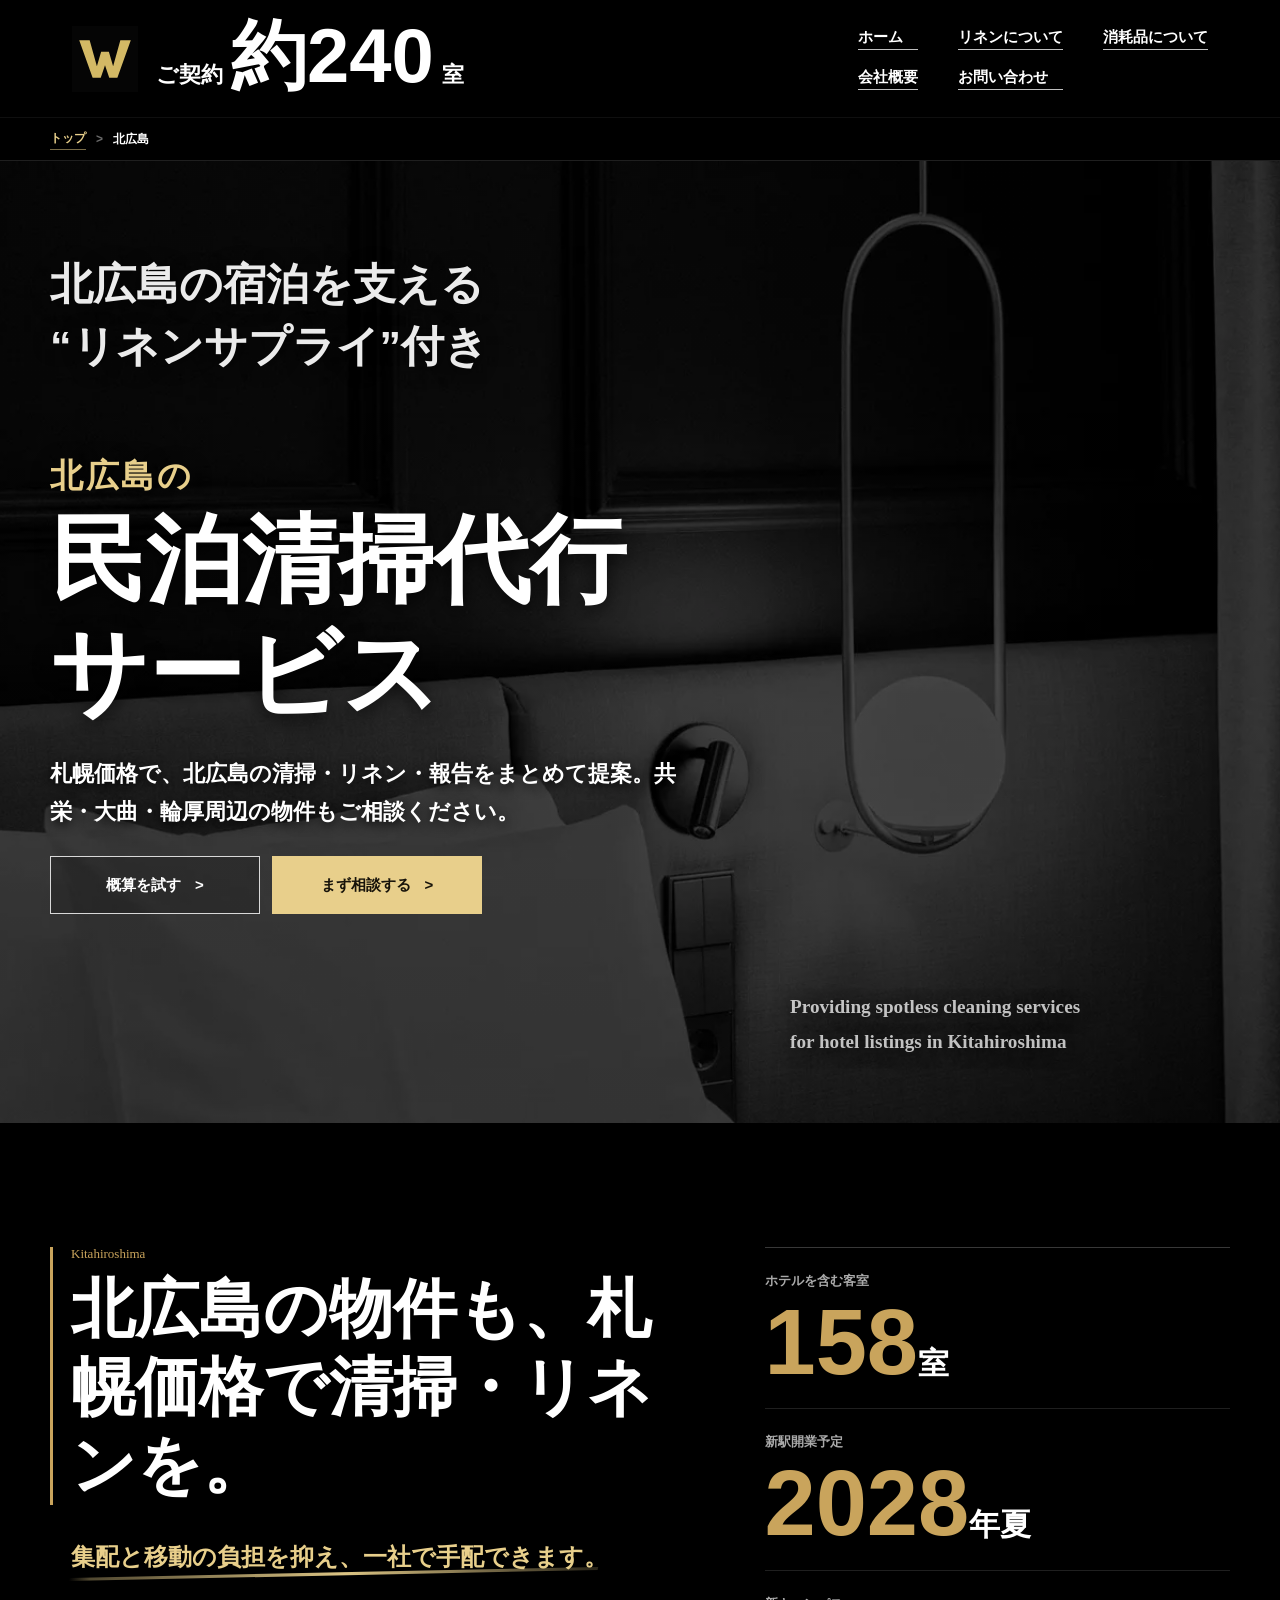
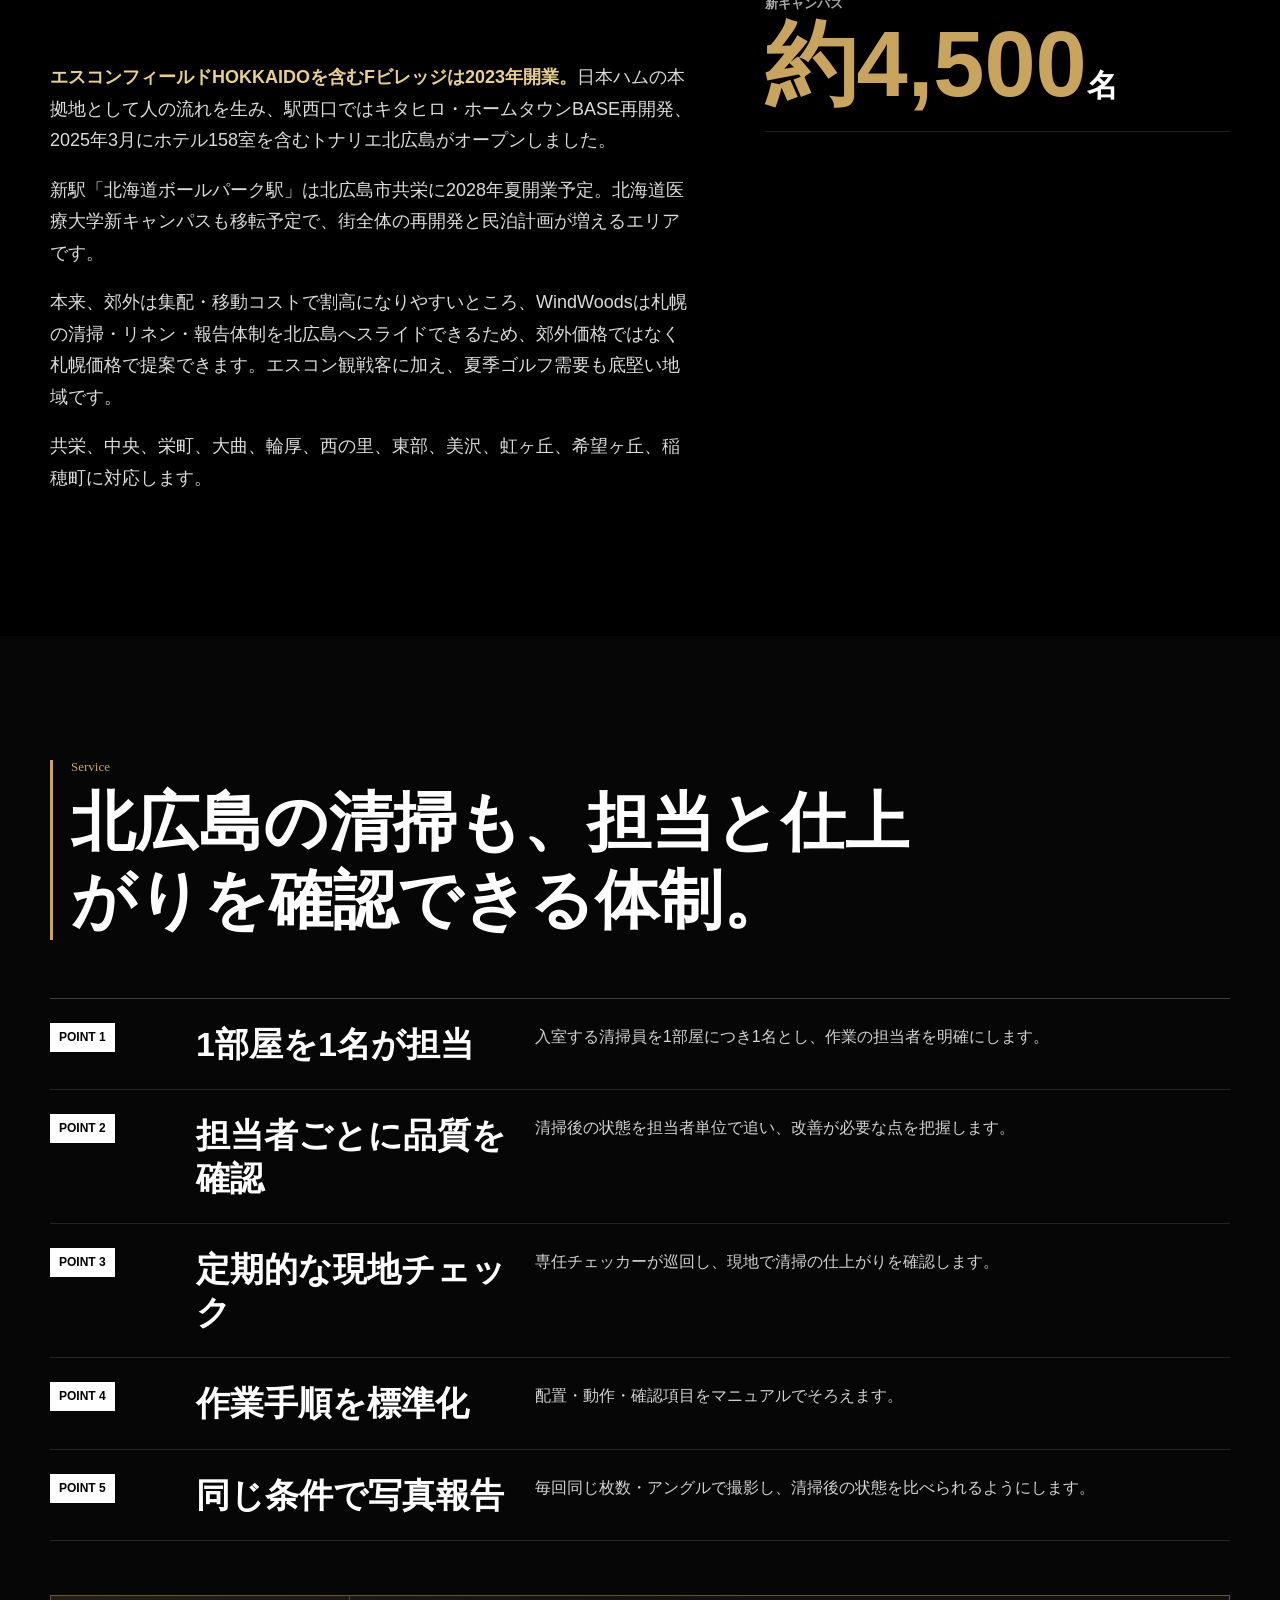
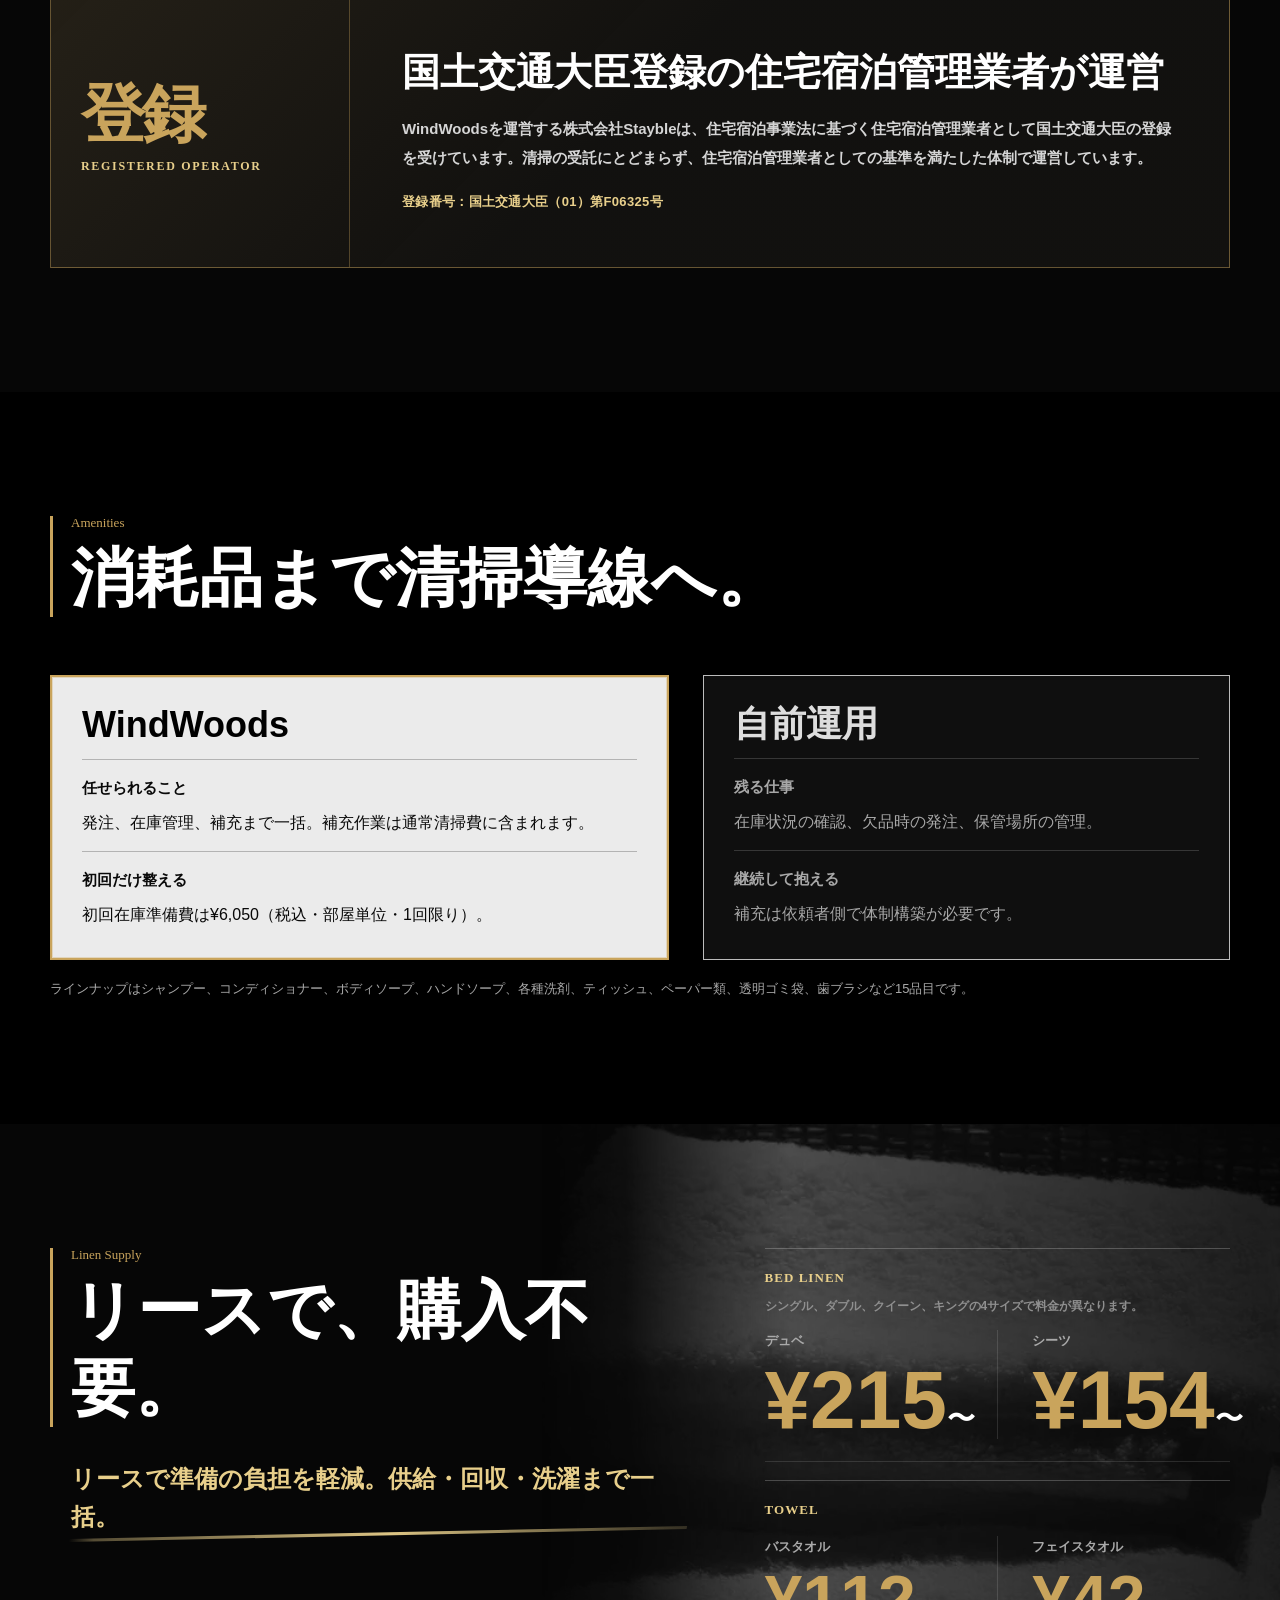
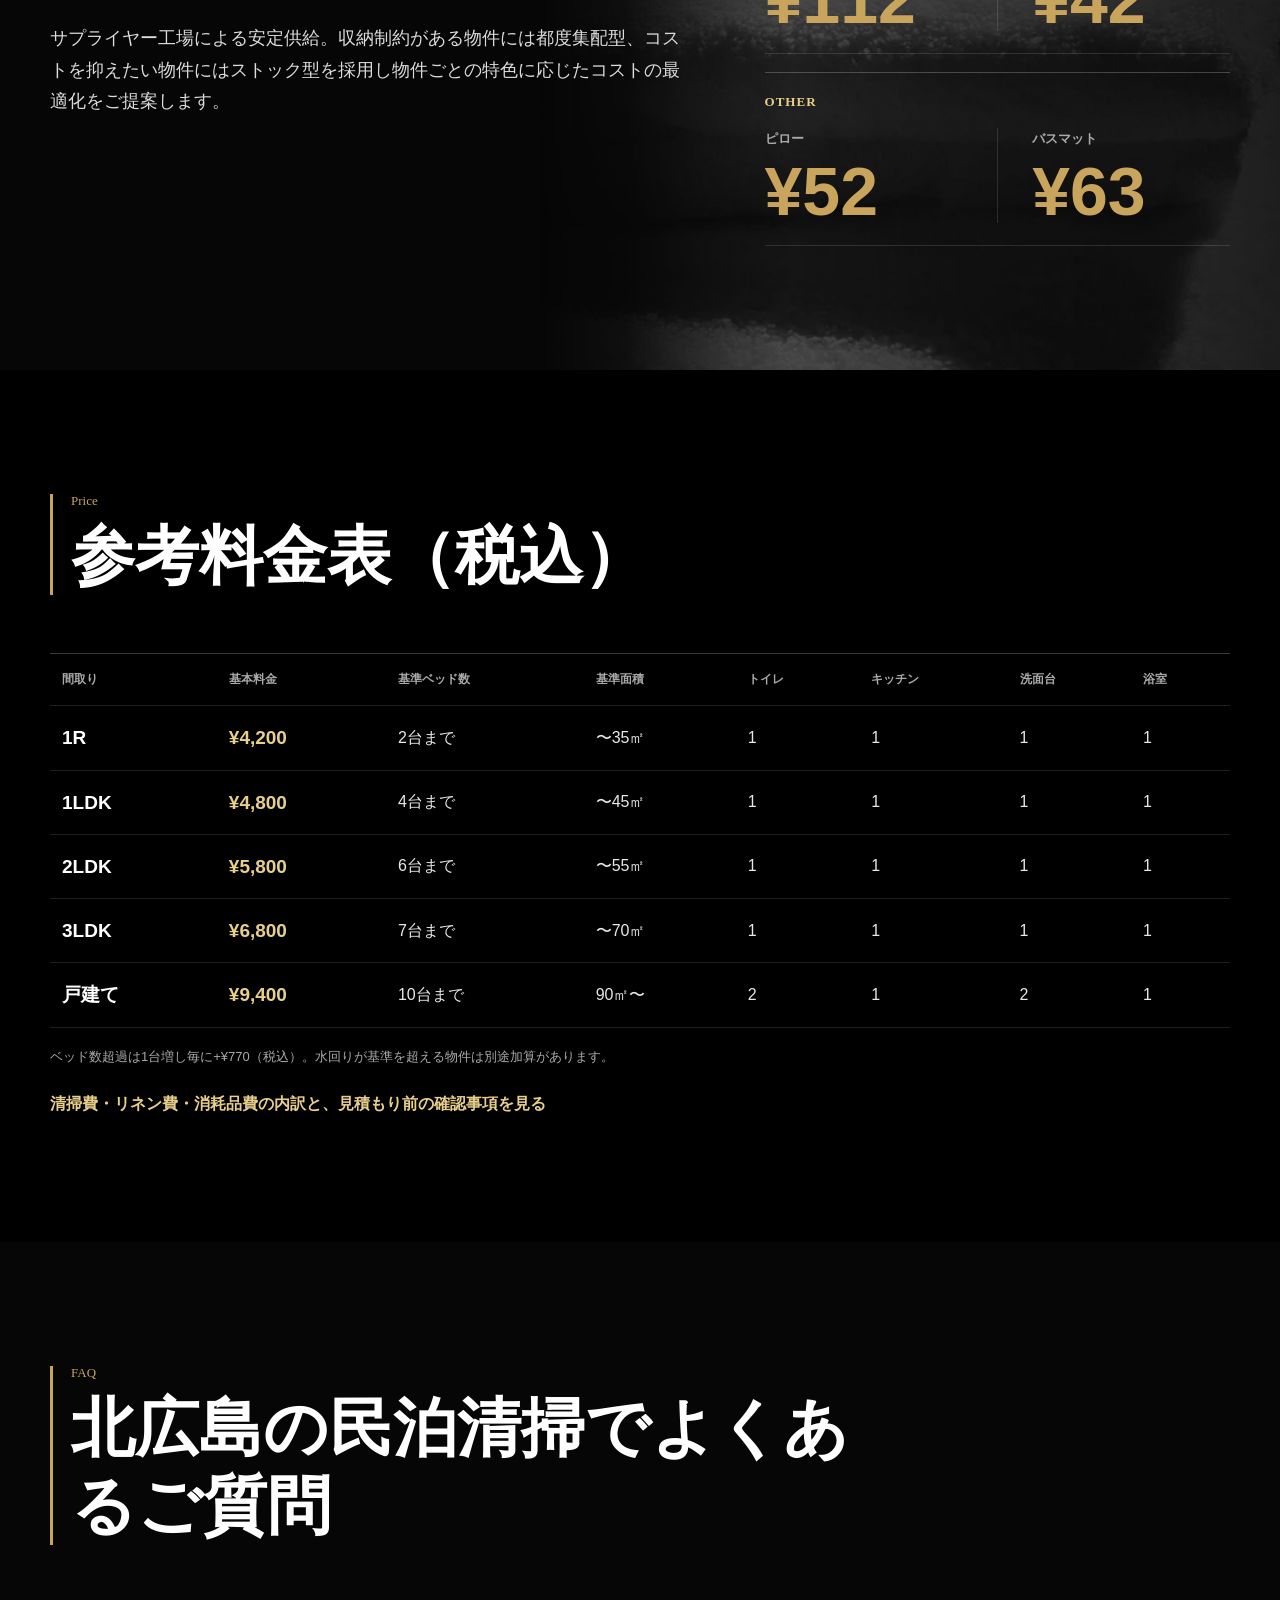
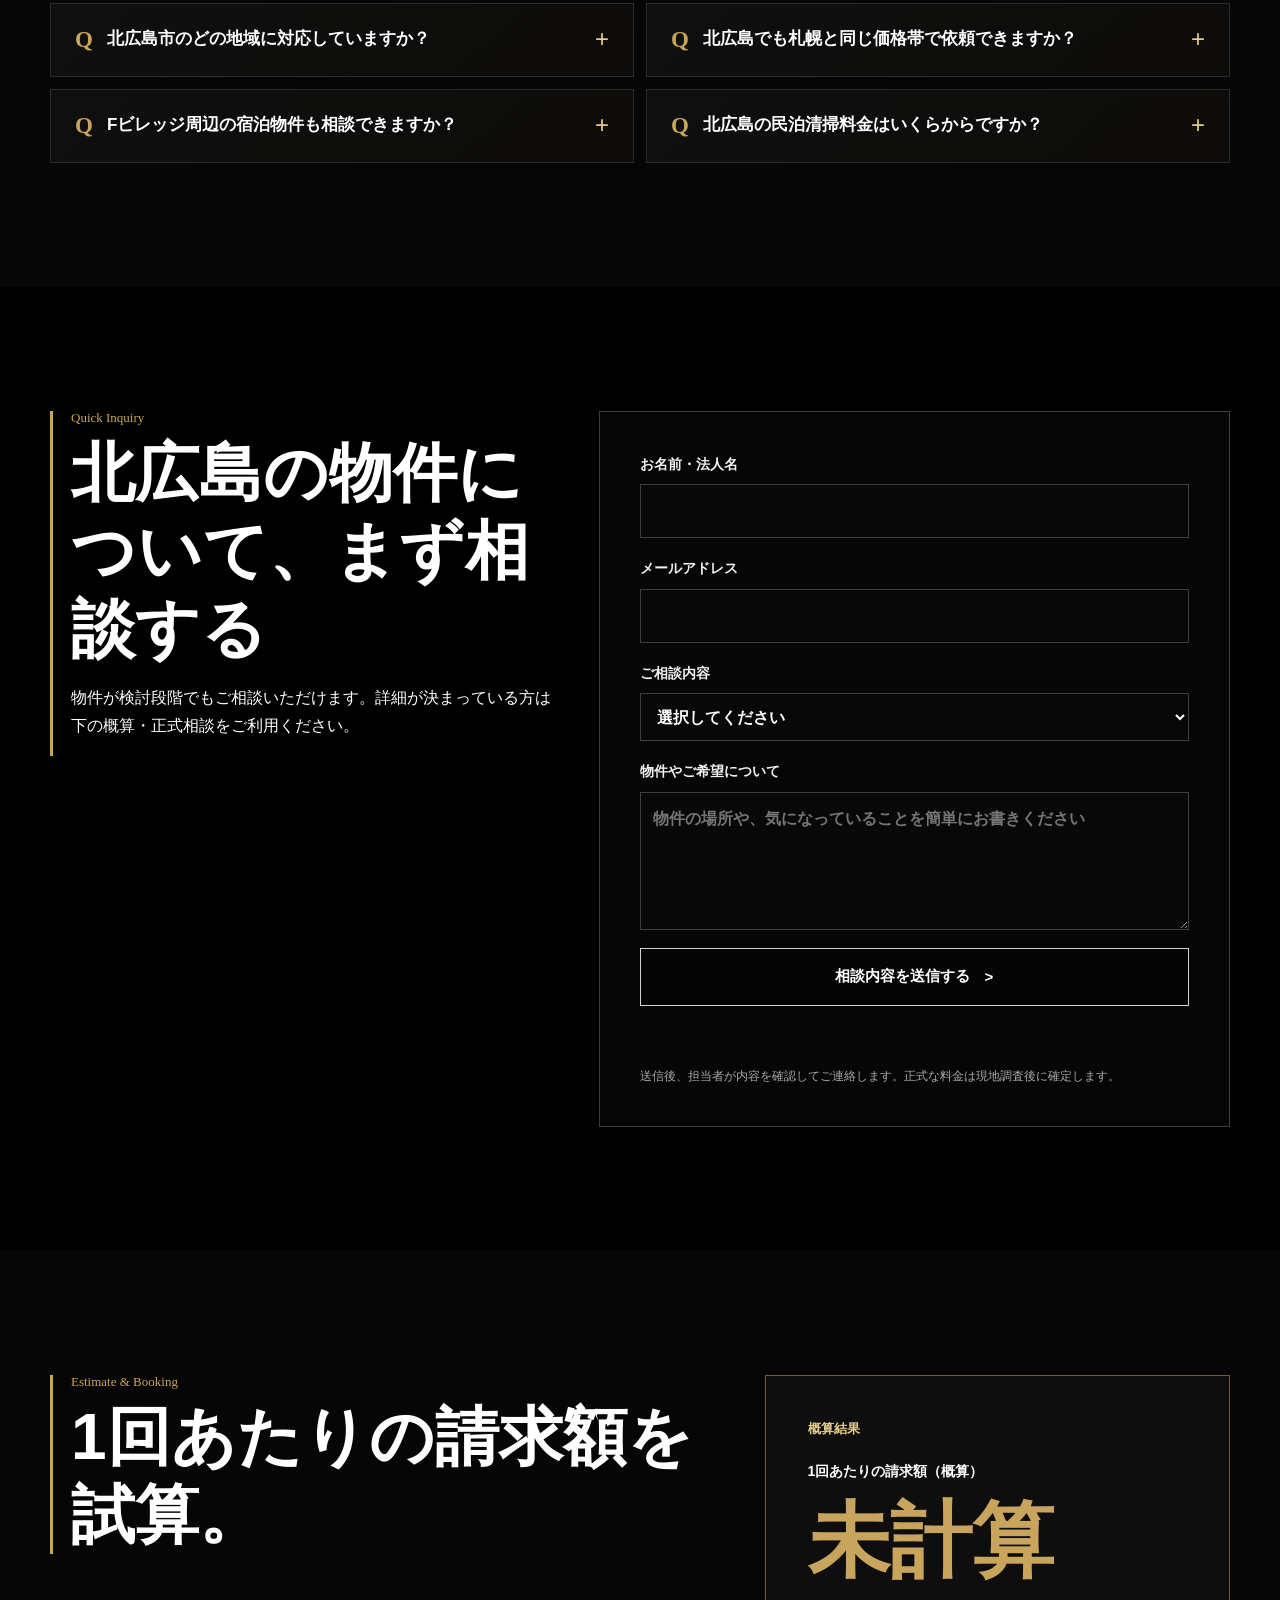
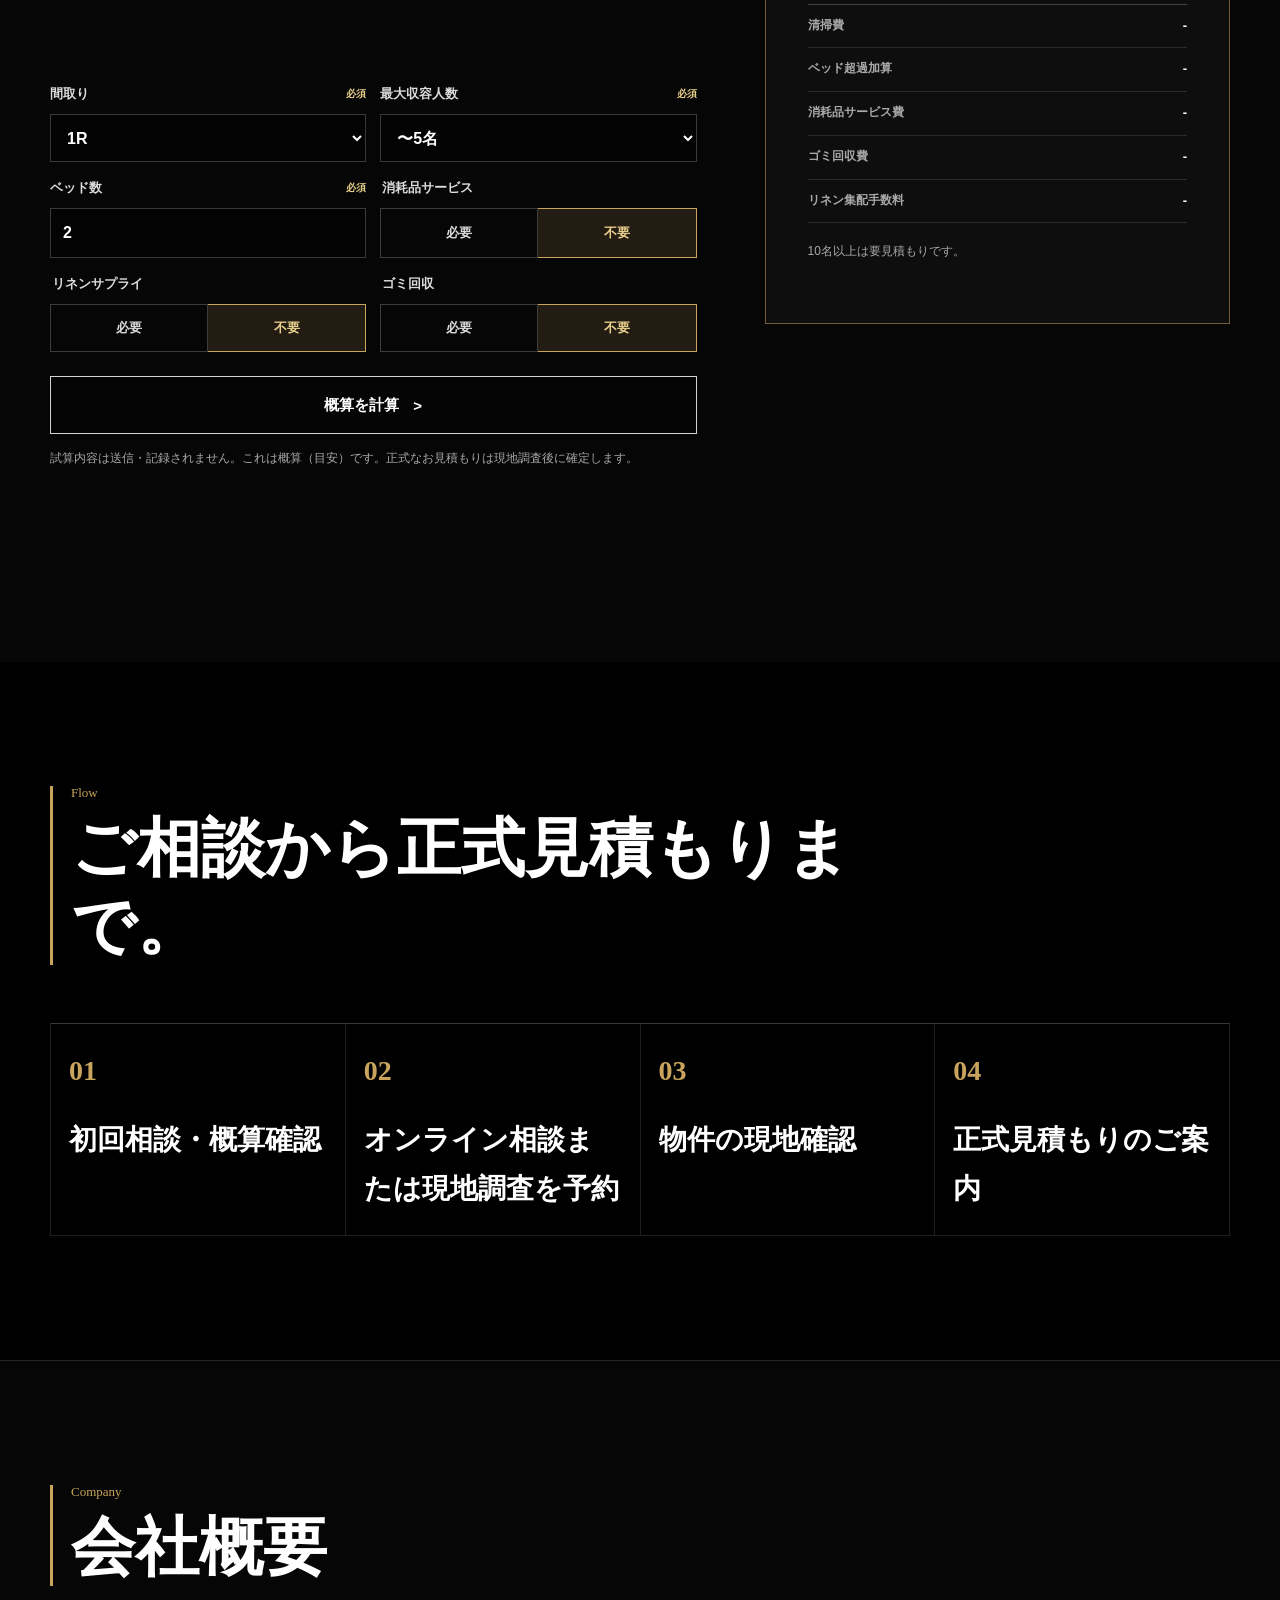
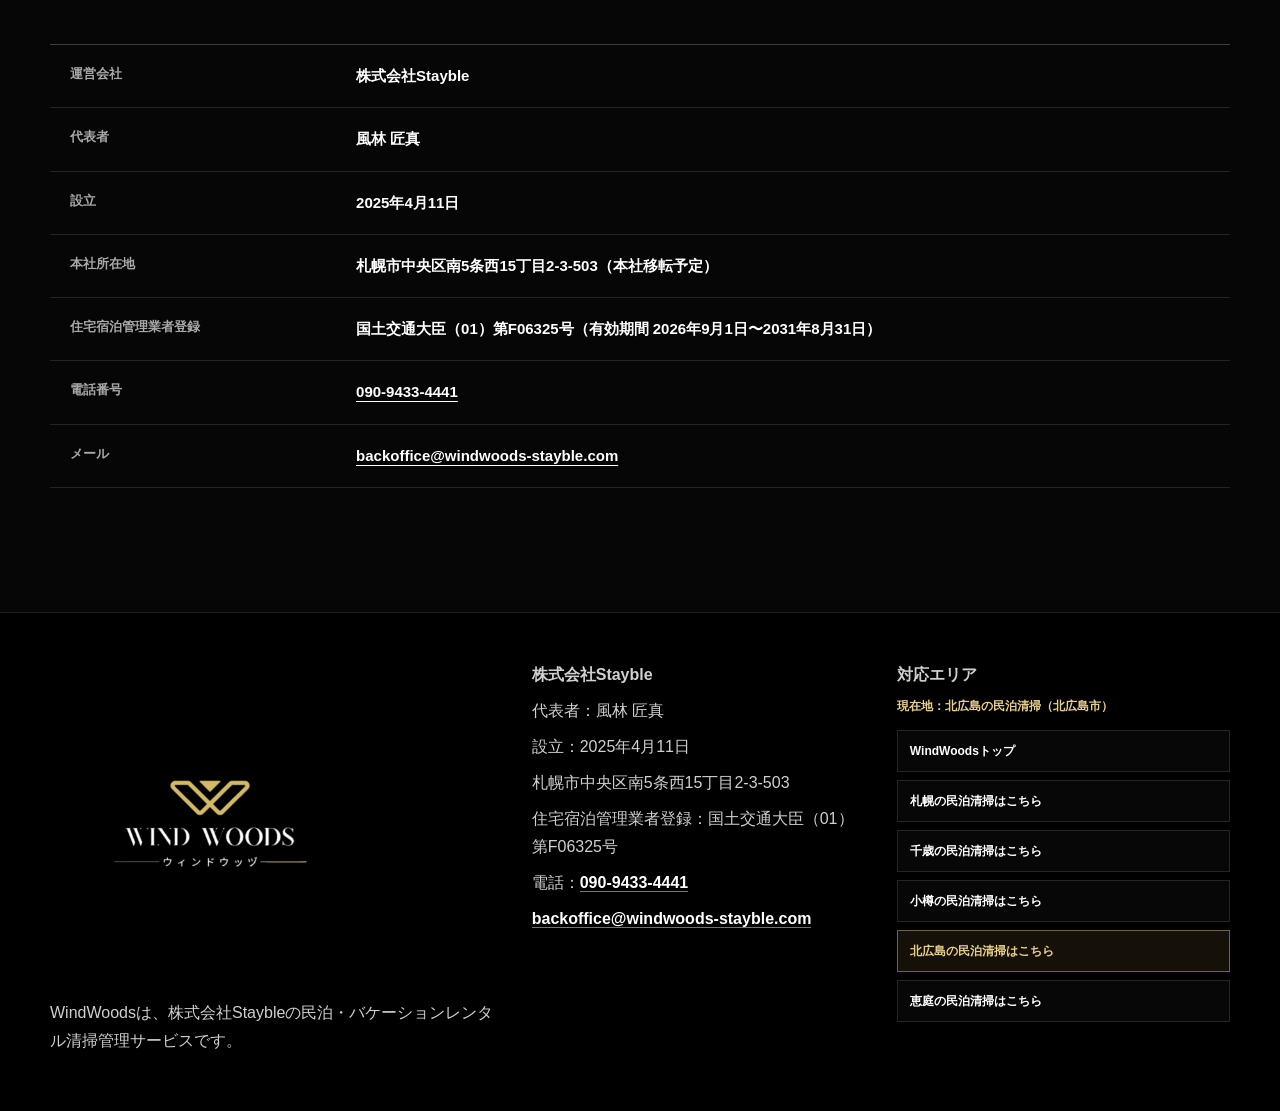
<file: kitahiroshima/index.html>
<!DOCTYPE html>
<html lang="ja">
<head>
  <!-- Google tag (gtag.js) -->
  <script async src="https://www.googletagmanager.com/gtag/js?id=AW-18418113981"></script>
  <script>
    window.dataLayer = window.dataLayer || [];
    function gtag(){dataLayer.push(arguments);}
    gtag('js', new Date());

    gtag('config', 'AW-18418113981');
  </script>
  <meta charset="utf-8">
  <meta name="viewport" content="width=device-width, initial-scale=1">

  <!-- AREA SEO: KITAHIROSHIMA - duplicate this block and replace area values for new area pages. -->
  <title>北広島の民泊清掃代行｜エスコン・Fビレッジ対応｜WindWoods</title>
  <meta name="description" content="北広島市の民泊清掃代行・リネンサプライ。札幌価格で清掃・リネン・写真報告を一括相談。共栄・大曲・輪厚周辺の物件も対応します。">
  <meta name="robots" content="index,follow">
  <meta name="google-site-verification" content="_auHJAM1k-ebnW4tAFM_87XNvqdSuXg91JcpRe6snMU">
  <link rel="canonical" href="https://windwoods-stayble.com/kitahiroshima/">
  <meta property="og:type" content="website">
  <meta property="og:locale" content="ja_JP">
  <meta property="og:site_name" content="WindWoods">
  <meta property="og:title" content="北広島の民泊清掃代行｜エスコン・Fビレッジ対応｜WindWoods">
  <meta property="og:description" content="エスコンフィールド・Fビレッジ周辺の宿泊需要へ、札幌の清掃・リネン体制をスライド。北広島市に対応します。">
  <meta property="og:url" content="https://windwoods-stayble.com/kitahiroshima/">
  <meta property="og:image" content="https://windwoods-stayble.com/assets/og/kitahiroshima.png">
  <meta property="og:image:width" content="1200">
  <meta property="og:image:height" content="630">
  <meta property="og:image:alt" content="北広島の民泊清掃代行 WindWoods。Fビレッジ周辺、リネンサプライ付き">
  <meta name="twitter:card" content="summary_large_image">
  <meta name="twitter:title" content="北広島の民泊清掃代行｜エスコン・Fビレッジ対応｜WindWoods">
  <meta name="twitter:description" content="エスコンフィールド・Fビレッジ周辺の宿泊需要へ、札幌の清掃・リネン体制をスライド。">
  <meta name="twitter:image" content="https://windwoods-stayble.com/assets/og/kitahiroshima.png">
  <meta name="twitter:image:alt" content="北広島の民泊清掃代行 WindWoods。Fビレッジ周辺、リネンサプライ付き">
  <!-- /AREA SEO: KITAHIROSHIMA -->

  <!-- COMMON ASSETS: shared across all area pages. -->
  <link rel="icon" href="/favicon.ico" sizes="any">
  <link rel="icon" type="image/svg+xml" href="/favicon.svg">
  <link rel="icon" type="image/png" sizes="96x96" href="/favicon-96x96.png">
  <link rel="apple-touch-icon" href="/apple-touch-icon.png">
  <link rel="manifest" href="/site.webmanifest">
  <link rel="preload" as="image" type="image/webp" href="/assets/web/hero-kitahiroshima-1600.webp" imagesrcset="/assets/web/hero-kitahiroshima-960.webp 960w, /assets/web/hero-kitahiroshima-1600.webp 1600w" imagesizes="100vw" fetchpriority="high">
  <link rel="stylesheet" href="/assets/styles.css">
  <script src="/assets/attribution.js" defer></script>
  <!-- /COMMON ASSETS -->

  <!-- AREA STRUCTURED DATA: one company provides one service in this area; this page is not a separate branch. -->
  <script type="application/ld+json">
  {
    "@context": "https://schema.org",
    "@graph": [
      {
        "@type": "LocalBusiness", "@id": "https://windwoods-stayble.com/#organization", "name": "WindWoods", "legalName": "株式会社Stayble", "alternateName": "WIND WOODS", "url": "https://windwoods-stayble.com/",
        "logo": { "@type": "ImageObject", "url": "https://windwoods-stayble.com/web-app-manifest-512x512.png", "width": 512, "height": 512 }, "image": "https://windwoods-stayble.com/assets/og/home.png", "email": "backoffice@windwoods-stayble.com", "telephone": "090-9433-4441", "foundingDate": "2025-04-11",
        "address": { "@type": "PostalAddress", "addressLocality": "札幌市中央区", "streetAddress": "南5条西15丁目2-3-503", "addressRegion": "北海道", "addressCountry": "JP" },
        "areaServed": [{ "@type": "City", "name": "札幌市" }, { "@type": "City", "name": "千歳市" }, { "@type": "City", "name": "小樽市" }, { "@type": "City", "name": "北広島市" }, { "@type": "City", "name": "恵庭市" }],
        "priceRange": "¥4,200〜（税込）",
        "hasCredential": {
          "@type": "EducationalOccupationalCredential",
          "credentialCategory": "住宅宿泊管理業者登録",
          "name": "国土交通大臣（01）第F06325号",
          "recognizedBy": {
            "@type": "GovernmentOrganization",
            "name": "国土交通省"
          },
          "validFrom": "2026-09-01",
          "validUntil": "2031-08-31"
        },
        "openingHours": "Mo-Su 10:00-19:00",
        "openingHoursSpecification": {
          "@type": "OpeningHoursSpecification",
          "dayOfWeek": [
            "Monday",
            "Tuesday",
            "Wednesday",
            "Thursday",
            "Friday",
            "Saturday",
            "Sunday"
          ],
          "opens": "10:00",
          "closes": "19:00"
        },
        "sameAs": ["https://www.stayble.jp/", "https://minpaku.stayble.jp/company/"]
      },
      {
        "@type": "Service", "@id": "https://windwoods-stayble.com/kitahiroshima/#service", "name": "北広島市の民泊清掃代行・リネンサプライ", "serviceType": "民泊・バケーションレンタル清掃管理サービス", "url": "https://windwoods-stayble.com/kitahiroshima/",
        "description": "北広島市の民泊清掃代行・リネンサプライ。札幌価格で清掃・リネン・写真報告を一括相談。共栄・大曲・輪厚周辺の物件も対応します。",
        "provider": { "@id": "https://windwoods-stayble.com/#organization" }, "areaServed": { "@type": "City", "name": "北広島市" },
        "hasOfferCatalog": { "@type": "OfferCatalog", "name": "民泊清掃の参考料金（税込）", "itemListElement": [
          { "@type": "Offer", "name": "1R 民泊清掃", "price": "4200", "priceCurrency": "JPY" }, { "@type": "Offer", "name": "1LDK 民泊清掃", "price": "4800", "priceCurrency": "JPY" }, { "@type": "Offer", "name": "2LDK 民泊清掃", "price": "5800", "priceCurrency": "JPY" }, { "@type": "Offer", "name": "3LDK 民泊清掃", "price": "6800", "priceCurrency": "JPY" }, { "@type": "Offer", "name": "戸建て 民泊清掃", "price": "9400", "priceCurrency": "JPY" }
        ] }
      },
      {
        "@type": "WebPage", "@id": "https://windwoods-stayble.com/kitahiroshima/#webpage", "url": "https://windwoods-stayble.com/kitahiroshima/", "name": "北広島の民泊清掃代行｜エスコン・Fビレッジ対応｜WindWoods", "mainEntity": { "@id": "https://windwoods-stayble.com/kitahiroshima/#service" }, "primaryImageOfPage": "https://windwoods-stayble.com/assets/og/kitahiroshima.png", "dateModified": "2026-10-03", "inLanguage": "ja-JP"
      }
    ]
  }
  </script>
  <script type="application/ld+json">
  {
    "@context": "https://schema.org",
    "@type": "BreadcrumbList",
    "itemListElement": [
      { "@type": "ListItem", "position": 1, "name": "トップ", "item": "https://windwoods-stayble.com/" },
      { "@type": "ListItem", "position": 2, "name": "北広島", "item": "https://windwoods-stayble.com/kitahiroshima/" }
    ]
  }
  </script>
  <!-- /AREA STRUCTURED DATA: KITAHIROSHIMA -->
</head>
<body data-page="area" data-area="kitahiroshima">
  <header class="site-header" aria-label="サイトヘッダー">
    <a class="brand" href="#top" aria-label="WindWoods 北広島ページ上部">
      <img src="/favicon.svg" alt="WindWoods" width="52" height="52">
    </a>
    <p class="header-proof"><span>ご契約</span><strong>約240</strong><span>室</span></p>
    <nav class="desktop-nav" aria-label="主要ナビゲーション">
      <a href="#top">ホーム</a>
      <a href="#linen">リネンについて</a>
      <a href="#consumables">消耗品について</a>
      <a href="#company">会社概要</a>
      <a href="#estimate-reservation">お問い合わせ</a>
    </nav>
    <details class="mobile-menu">
      <summary><span class="menu-lines" aria-hidden="true"></span><span class="sr-only">メニュー</span></summary>
      <nav aria-label="モバイルナビゲーション">
        <a href="#top">ホーム</a>
        <a href="#locality">北広島対応</a>
        <a href="#linen">リネン</a>
        <a href="#prices">料金</a>
        <a href="#estimate-reservation">お問い合わせ</a>
      </nav>
    </details>
  </header>
  <nav class="breadcrumb" aria-label="パンくず">
    <div class="section-inner breadcrumb-inner">
      <a href="/">トップ</a>
      <span aria-current="page">北広島</span>
    </div>
  </nav>

  <main>
    <section class="hero" id="top" aria-label="共栄や大曲、輪厚周辺の宿泊物件にも対応する北広島の民泊清掃代行サービス">
      <img class="hero-image" src="/assets/web/hero-kitahiroshima-1600.webp" srcset="/assets/web/hero-kitahiroshima-960.webp 960w, /assets/web/hero-kitahiroshima-1600.webp 1600w" sizes="100vw" alt="共栄や大曲、輪厚周辺の宿泊物件にも対応する北広島の民泊清掃代行サービスの客室イメージ" width="1600" height="900" fetchpriority="high">
      <div class="hero-inner">
        <p class="hero-small">北広島の宿泊を支える<br>“リネンサプライ”付き</p>
        <h1><span class="hero-area-name">北広島の</span>民泊清掃代行<br>サービス</h1>
        <p class="hero-value">札幌価格で、北広島の清掃・リネン・報告をまとめて提案。共栄・大曲・輪厚周辺の物件もご相談ください。</p>
        <div class="hero-actions"><a class="button" href="#estimate-reservation">概算を試す</a><a class="button button-secondary" href="#quick-contact">まず相談する</a></div>
        <p class="hero-english">Providing spotless cleaning services<br>for hotel listings in Kitahiroshima</p>
      </div>
    </section>

    <!-- AREA CONTENT: KITAHIROSHIMA - replace this locality block per BUSINESS.md section 12 for new area pages. -->
    <section class="section locality" id="locality">
      <div class="section-inner locality-grid">
        <div class="section-heading">
          <p class="section-kicker">Kitahiroshima</p>
          <h2 class="locality-title"><span>北広島の物件も、</span><span>札幌価格で</span><span>清掃・リネンを。</span></h2>
        </div>
        <p class="section-catch"><span>集配と移動の負担を抑え、</span><span>一社で手配できます。</span></p>
        <div class="locality-copy">
          <p><strong>エスコンフィールドHOKKAIDOを含むFビレッジは2023年開業。</strong><span class="mobile-break"></span>日本ハムの本拠地として人の流れを生み、<span class="mobile-break"></span>駅西口ではキタヒロ・ホームタウンBASE再開発、<span class="mobile-break"></span>2025年3月にホテル158室を含むトナリエ北広島がオープンしました。</p>
          <p>新駅「北海道ボールパーク駅」は北広島市共栄に2028年夏開業予定。<span class="mobile-break"></span>北海道医療大学新キャンパスも移転予定で、<span class="mobile-break"></span>街全体の再開発と民泊計画が増えるエリアです。</p>
          <p>本来、郊外は集配・移動コストで割高になりやすいところ、<span class="mobile-break"></span>WindWoodsは札幌の清掃・リネン・報告体制を北広島へスライドできるため、<span class="mobile-break"></span>郊外価格ではなく札幌価格で提案できます。<span class="mobile-break"></span>エスコン観戦客に加え、夏季ゴルフ需要も底堅い地域です。</p>
          <p>共栄、中央、栄町、大曲、輪厚、西の里、東部、美沢、<span class="mobile-break"></span>虹ヶ丘、希望ヶ丘、稲穂町に対応します。</p>
        </div>
        <details class="locality-accordion">
          <summary>北広島市の需要と可能性</summary>
          <div>
            <p><strong>エスコンフィールドHOKKAIDOを含むFビレッジは2023年開業。</strong>駅西口ではキタヒロ・ホームタウンBASE再開発が進み、2025年3月にホテル158室を含むトナリエ北広島がオープンしました。</p>
            <p>新駅「北海道ボールパーク駅」は北広島市共栄に2028年夏開業予定。北海道医療大学新キャンパスも移転予定で、民泊計画が増える余地のあるエリアです。</p>
            <p>WindWoodsは札幌の清掃・リネン・報告体制を北広島へスライドできるため、郊外価格ではなく札幌価格で提案できます。共栄、中央、栄町、大曲、輪厚、西の里、東部、美沢、虹ヶ丘、希望ヶ丘、稲穂町に対応します。</p>
          </div>
        </details>
        <dl class="locality-numbers">
          <div><dt>ホテルを含む客室</dt><dd>158<span>室</span></dd></div>
          <div><dt>新駅開業予定</dt><dd>2028<span>年夏</span></dd></div>
          <div class="is-wide-number"><dt>新キャンパス</dt><dd>約4,500<span>名</span></dd></div>
        </dl>
      </div>
    </section>
    <!-- /AREA CONTENT: KITAHIROSHIMA -->

    <section class="section points" id="service">
      <div class="section-inner">
        <div class="section-heading">
          <p class="section-kicker">Service</p>
          <h2>北広島の清掃も、担当と仕上がりを確認できる体制。</h2>
        </div>
        <ol class="point-rail">
          <li><span>POINT 1</span><strong>1部屋を1名が担当</strong>入室する清掃員を1部屋につき1名とし、作業の担当者を明確にします。</li>
          <li><span>POINT 2</span><strong>担当者ごとに品質を確認</strong>清掃後の状態を担当者単位で追い、改善が必要な点を把握します。</li>
          <li><span>POINT 3</span><strong>定期的な現地チェック</strong>専任チェッカーが巡回し、現地で清掃の仕上がりを確認します。</li>
          <li><span>POINT 4</span><strong>作業手順を標準化</strong>配置・動作・確認項目をマニュアルでそろえます。</li>
          <li><span>POINT 5</span><strong>同じ条件で写真報告</strong>毎回同じ枚数・アングルで撮影し、清掃後の状態を比べられるようにします。</li>
        </ol>
        <aside class="license-proof license-proof--desktop" aria-labelledby="license-title">
          <div class="license-proof-label"><strong>登録</strong>Registered operator</div>
          <div class="license-proof-body">
            <h3 id="license-title">国土交通大臣登録の住宅宿泊管理業者が運営</h3>
            <p>WindWoodsを運営する株式会社Staybleは、住宅宿泊事業法に基づく住宅宿泊管理業者として国土交通大臣の登録を受けています。清掃の受託にとどまらず、住宅宿泊管理業者としての基準を満たした体制で運営しています。</p>
            <p class="license-proof-number">登録番号：国土交通大臣（01）第F06325号</p>
          </div>
        </aside>
        <aside class="license-proof license-proof--mobile" aria-labelledby="license-title-mobile">
          <p class="license-proof-label">国土交通大臣登録</p>
          <h3 id="license-title-mobile">住宅宿泊管理業者が運営</h3>
          <p>株式会社Staybleは、住宅宿泊事業法に基づく登録を受けた住宅宿泊管理業者です。管理業者としての基準を満たした体制でWindWoodsを運営しています。</p>
          <p class="license-proof-number">国土交通大臣（01）第F06325号</p>
        </aside>
      </div>
    </section>

    <section class="section operation" id="consumables">
      <div class="section-inner">
        <div class="section-heading">
          <p class="section-kicker">Amenities</p>
          <h2>消耗品まで清掃導線へ。</h2>
        </div>
        <div class="operation-compare" role="group" aria-label="消耗品オペレーション比較">
          <section class="operation-column is-brand" aria-labelledby="operation-brand-title">
            <h3 id="operation-brand-title">WindWoods</h3>
            <div class="operation-item"><strong>任せられること</strong><span class="desktop-copy">発注、在庫管理、補充まで一括。補充作業は通常清掃費に含まれます。</span><span class="mobile-copy">発注・在庫・補充まで一括</span></div>
            <div class="operation-item"><strong>初回だけ整える</strong><span class="desktop-copy">初回在庫準備費は¥6,050（税込・部屋単位・1回限り）。</span><span class="mobile-copy">初回のみ¥6,050（税込）</span></div>
          </section>
          <section class="operation-column is-self" aria-labelledby="operation-self-title">
            <h3 id="operation-self-title">自前運用</h3>
            <div class="operation-item"><strong>残る仕事</strong><span class="desktop-copy">在庫状況の確認、欠品時の発注、保管場所の管理。</span><span class="mobile-copy">確認・発注・保管が残る</span></div>
            <div class="operation-item"><strong>継続して抱える</strong><span class="desktop-copy">補充は依頼者側で体制構築が必要です。</span><span class="mobile-copy">補充体制を自社で構築</span></div>
          </section>
        </div>
        <p class="note">ラインナップはシャンプー、コンディショナー、ボディソープ、ハンドソープ、各種洗剤、ティッシュ、ペーパー類、透明ゴミ袋、歯ブラシなど15品目です。</p>
      </div>
    </section>

    <section class="section linen" id="linen">
      <div class="section-inner linen-grid">
        <div class="section-heading">
          <p class="section-kicker">Linen Supply</p>
          <h2 class="linen-title"><span>リースで、</span><span>購入不要。</span></h2>
        </div>
        <p class="section-catch linen-catch"><span>リースで準備の負担を軽減。</span><span>供給・回収・洗濯まで一括。</span></p>
        <div class="linen-copy">
          <p>サプライヤー工場による安定供給。収納制約がある物件には都度集配型、コストを抑えたい物件にはストック型を採用し物件ごとの特色に応じたコストの最適化をご提案します。</p>
        </div>
        <div class="linen-board" role="group" aria-label="リネン単価">
          <section class="linen-band is-bed">
            <p>BED LINEN</p>
            <span class="linen-band-note">シングル、ダブル、クイーン、キングの4サイズで料金が異なります。</span>
            <dl class="linen-pair">
              <div><dt>デュベ</dt><dd>¥215<span>〜</span></dd></div>
              <div><dt>シーツ</dt><dd>¥154<span>〜</span></dd></div>
            </dl>
          </section>
          <section class="linen-band is-towel">
            <p>TOWEL</p>
            <dl class="linen-pair">
              <div><dt>バスタオル</dt><dd>¥112</dd></div>
              <div><dt>フェイスタオル</dt><dd>¥42</dd></div>
            </dl>
          </section>
          <section class="linen-band is-other">
            <p>OTHER</p>
            <dl class="linen-pair">
              <div><dt>ピロー</dt><dd>¥52</dd></div>
              <div><dt>バスマット</dt><dd>¥63</dd></div>
            </dl>
          </section>
        </div>
      </div>
    </section>

    <section class="section prices" id="prices">
      <div class="section-inner">
        <div class="section-heading">
          <p class="section-kicker">Price</p>
          <h2>参考料金表（税込）</h2>
        </div>
        <section class="table-wrap" aria-label="参考料金表" tabindex="0">
          <table class="price-table">
            <thead>
              <tr>
                <th scope="col">間取り</th>
                <th scope="col">基本料金</th>
                <th scope="col">基準ベッド数</th>
                <th scope="col">基準面積</th>
                <th scope="col">トイレ</th>
                <th scope="col">キッチン</th>
                <th scope="col">洗面台</th>
                <th scope="col">浴室</th>
              </tr>
            </thead>
            <tbody>
              <tr><td>1R</td><td>¥4,200</td><td>2台まで</td><td>〜35㎡</td><td>1</td><td>1</td><td>1</td><td>1</td></tr>
              <tr><td>1LDK</td><td>¥4,800</td><td>4台まで</td><td>〜45㎡</td><td>1</td><td>1</td><td>1</td><td>1</td></tr>
              <tr><td>2LDK</td><td>¥5,800</td><td>6台まで</td><td>〜55㎡</td><td>1</td><td>1</td><td>1</td><td>1</td></tr>
              <tr><td>3LDK</td><td>¥6,800</td><td>7台まで</td><td>〜70㎡</td><td>1</td><td>1</td><td>1</td><td>1</td></tr>
              <tr><td>戸建て</td><td>¥9,400</td><td>10台まで</td><td>90㎡〜</td><td>2</td><td>1</td><td>2</td><td>1</td></tr>
            </tbody>
          </table>
        </section>
        <div class="price-mobile-list" role="group" aria-label="スマホ用参考料金">
          <div><strong>1R</strong><span>¥4,200</span><small>2台まで / 〜35㎡</small></div>
          <div><strong>1LDK</strong><span>¥4,800</span><small>4台まで / 〜45㎡</small></div>
          <div><strong>2LDK</strong><span>¥5,800</span><small>6台まで / 〜55㎡</small></div>
          <div><strong>3LDK</strong><span>¥6,800</span><small>7台まで / 〜70㎡</small></div>
          <div><strong>戸建て</strong><span>¥9,400</span><small>10台まで / 90㎡〜</small></div>
        </div>
        <p class="note">ベッド数超過は1台増し毎に+¥770（税込）。水回りが基準を超える物件は別途加算があります。</p>
        <p class="guide-link"><a href="/guide/cleaning-linen-cost/">清掃費・リネン費・消耗品費の内訳と、見積もり前の確認事項を見る</a></p>
      </div>
    </section>

    <section class="section faq" id="faq">
      <div class="section-inner">
        <div class="section-heading"><p class="section-kicker">FAQ</p><h2>北広島の民泊清掃でよくあるご質問</h2></div>
        <div class="faq-grid">
          <details class="faq-item"><summary>北広島市のどの地域に対応していますか？</summary><div class="faq-answer"><p>共栄、中央、栄町、大曲、輪厚、西の里、東部、美沢、虹ヶ丘、希望ヶ丘、稲穂町など北広島市内に対応しています。物件住所を添えてご相談ください。</p></div></details>
          <details class="faq-item"><summary>北広島でも札幌と同じ価格帯で依頼できますか？</summary><div class="faq-answer"><p>札幌の清掃員・リネン供給体制を北広島へスライドできるため、札幌価格で提供します。物件ごとの正式な料金は現地調査後に確定します。</p></div></details>
          <details class="faq-item"><summary>Fビレッジ周辺の宿泊物件も相談できますか？</summary><div class="faq-answer"><p>はい。共栄を含むFビレッジ・エスコンフィールド周辺の宿泊物件もご相談いただけます。清掃、リネン、消耗品、ゴミ回収、報告管理を一括で提供します。</p></div></details>
          <details class="faq-item"><summary>北広島の民泊清掃料金はいくらからですか？</summary><div class="faq-answer"><p>1Rの基本料金は1回4,200円（税込）からです。間取り、ベッド数、最大収容人数、オプションで変わり、10名以上は要見積もりです。<a href="#estimate-reservation">概算を試算する</a></p></div></details>
        </div>
      </div>
    </section>

    <section class="section quick-contact" id="quick-contact">
      <div class="section-inner quick-contact-grid">
        <div class="section-heading"><p class="section-kicker">Quick Inquiry</p><h2>北広島の物件について、まず相談する</h2><p>物件が検討段階でもご相談いただけます。詳細が決まっている方は下の概算・正式相談をご利用ください。</p></div>
        <form class="quick-contact-form" data-quick-contact action="https://api.web3forms.com/submit" method="POST">
          <input type="hidden" name="access_key" value="756ca37e-0bf3-48c5-b653-3624c899dbe1"><input type="hidden" name="subject" value="【WindWoods 北広島】初回相談"><input type="hidden" name="from_name" value="WindWoods 北広島LP"><input type="hidden" name="area" value="北広島"><input type="hidden" name="form_type" value="初回相談"><input type="checkbox" name="botcheck" class="sr-only" tabindex="-1" aria-hidden="true">
          <label>お名前・法人名<input name="name" autocomplete="name" required></label><label>メールアドレス<input name="email" type="email" autocomplete="email" required></label>
          <label>ご相談内容<select name="interest" required><option value="" selected disabled>選択してください</option><option>清掃・リネンをまとめて相談</option><option>清掃代行について相談</option><option>リネン供給について相談</option><option>料金・対応エリアを相談</option></select></label>
          <label>物件やご希望について<textarea name="message" rows="4" placeholder="物件の場所や、気になっていることを簡単にお書きください" required></textarea></label>
          <button class="button" type="submit">相談内容を送信する</button><p class="quick-contact-status" data-quick-contact-status role="status" aria-live="polite"></p><p class="quick-contact-note">送信後、担当者が内容を確認してご連絡します。正式な料金は現地調査後に確定します。</p>
        </form>
      </div>
    </section>

    <section class="section estimate" id="estimate-reservation">
      <div class="section-inner estimate-grid">
        <div class="section-heading">
          <p class="section-kicker">Estimate &amp; Booking</p>
          <h2 class="estimate-title"><span>1回あたりの</span><span>請求額を試算。</span></h2>
        </div>
        <form class="estimate-form" data-estimate-form>
          <div class="estimate-field">
            <label for="estimate-layout">間取り <span>必須</span></label>
            <select id="estimate-layout" name="layout" required>
              <option value="1R">1R</option>
              <option value="1LDK">1LDK</option>
              <option value="2LDK">2LDK</option>
              <option value="3LDK">3LDK</option>
              <option value="house">戸建て</option>
            </select>
          </div>
          <div class="estimate-field">
            <label for="estimate-guests">最大収容人数 <span>必須</span></label>
            <select id="estimate-guests" name="guests" required>
              <option value="u5">〜5名</option>
              <option value="u7">6〜7名</option>
              <option value="u9">8〜9名</option>
              <option value="o10">10名以上</option>
            </select>
          </div>
          <div class="estimate-field">
            <label for="estimate-beds">ベッド数 <span>必須</span></label>
            <input id="estimate-beds" name="beds" type="number" min="0" step="1" inputmode="numeric" value="2" required>
          </div>
          <fieldset class="estimate-toggle">
            <legend>消耗品サービス</legend>
            <label><input type="radio" name="amenities" value="yes">必要</label>
            <label><input type="radio" name="amenities" value="no" checked>不要</label>
          </fieldset>
          <fieldset class="estimate-toggle">
            <legend>リネンサプライ</legend>
            <label><input type="radio" name="linen" value="yes">必要</label>
            <label><input type="radio" name="linen" value="no" checked>不要</label>
          </fieldset>
          <fieldset class="estimate-toggle">
            <legend>ゴミ回収</legend>
            <label><input type="radio" name="trash" value="yes">必要</label>
            <label><input type="radio" name="trash" value="no" checked>不要</label>
          </fieldset>
          <button class="button estimate-submit" type="submit">概算を計算</button>
          <p class="estimate-disclaimer">試算内容は送信・記録されません。これは概算（目安）です。正式なお見積もりは現地調査後に確定します。</p>
        </form>
        <div class="estimate-panel" data-estimate-result aria-live="polite">
          <p class="placeholder-status">概算結果</p>
          <p class="estimate-result-label">1回あたりの請求額（概算）</p>
          <p class="estimate-result-amount" data-estimate-amount>未計算</p>
          <dl class="estimate-breakdown" data-estimate-breakdown>
            <div><dt>清掃費</dt><dd>-</dd></div>
            <div><dt>ベッド超過加算</dt><dd>-</dd></div>
            <div><dt>消耗品サービス費</dt><dd>-</dd></div>
            <div><dt>ゴミ回収費</dt><dd>-</dd></div>
            <div><dt>リネン集配手数料</dt><dd>-</dd></div>
          </dl>
          <p class="estimate-note" data-estimate-note>10名以上は要見積もりです。</p>
          <div class="estimate-actions" data-consult-actions hidden>
            <button class="button" type="button" data-open-consult>この内容で相談する</button>
            <p>連絡先と物件情報を入力後、オンライン相談または現地調査の希望日時を選べます。</p>
          </div>
        </div>
        <form class="booking-form" data-booking-form hidden>
          <input type="hidden" name="access_key" value="756ca37e-0bf3-48c5-b653-3624c899dbe1">
          <input type="hidden" name="subject" value="【WindWoods 北広島】見積もり・予約問い合わせ">
          <input type="hidden" name="from_name" value="WindWoods 北広島LP">
          <input type="checkbox" name="botcheck" class="sr-only" tabindex="-1">
          <input type="hidden" name="area" value="北広島">
          <input type="hidden" name="estimate_amount" data-hidden-estimate-amount>
          <input type="hidden" name="booking_type_label" data-hidden-booking-type>
          <input type="hidden" name="estimate_breakdown" data-hidden-estimate-breakdown>
          <input type="hidden" name="estimate_note" data-hidden-estimate-note>
          <input type="hidden" name="message" data-message-field>
          <div class="booking-form-head">
            <p class="section-kicker">Contact</p>
            <h3>連絡先と物件情報</h3>
            <p>概算の試行は送信されません。このフォーム送信時のみ、入力内容と概算結果をWindWoodsへ送信します。</p>
          </div>
          <div class="booking-choice" role="radiogroup" aria-label="相談種別">
            <label><input type="radio" name="booking_type" value="online" checked>オンラインで相談</label>
            <label><input type="radio" name="booking_type" value="onsite">現地調査を予約</label>
          </div>
          <div class="booking-grid">
            <div class="booking-field">
              <label for="contact-email">メールアドレス <span>必須</span></label>
              <input id="contact-email" name="email" type="email" autocomplete="email" required>
            </div>
            <div class="booking-field">
              <label for="contact-company">法人名（または屋号） <span>必須</span></label>
              <input id="contact-company" name="company_name" type="text" autocomplete="organization" required>
            </div>
            <div class="booking-field">
              <label for="property-name">物件名 <span>必須</span></label>
              <input id="property-name" name="property_name" type="text" required>
            </div>
            <div class="booking-field">
              <label for="room-number">お部屋番号 <span>必須</span></label>
              <input id="room-number" name="room_number" type="text" required>
            </div>
            <div class="booking-field is-wide">
              <label for="property-address">物件ご住所 <span>必須</span></label>
              <input id="property-address" name="property_address" type="text" autocomplete="address-line1" required>
            </div>
            <fieldset class="booking-choice is-compact">
              <legend>駐車場の有無 <span>必須</span></legend>
              <label><input type="radio" name="parking" value="あり" required>あり</label>
              <label><input type="radio" name="parking" value="なし">なし</label>
            </fieldset>
            <div class="booking-field">
              <label for="checkout-time">チェックアウト時刻 <span>必須</span></label>
              <select id="checkout-time" name="checkout_time" required>
                <option value="" selected disabled>選択</option>
                <option value="10:00">10:00</option>
                <option value="11:00">11:00</option>
                <option value="12:00">12:00</option>
                <option value="13:00">13:00</option>
                <option value="14:00">14:00</option>
                <option value="15:00">15:00</option>
                <option value="16:00">16:00</option>
                <option value="17:00">17:00</option>
                <option value="18:00">18:00</option>
              </select>
            </div>
            <div class="booking-field">
              <label for="checkin-time">チェックイン時刻 <span>必須</span></label>
              <select id="checkin-time" name="checkin_time" required>
                <option value="" selected disabled>選択</option>
                <option value="10:00">10:00</option>
                <option value="11:00">11:00</option>
                <option value="12:00">12:00</option>
                <option value="13:00">13:00</option>
                <option value="14:00">14:00</option>
                <option value="15:00">15:00</option>
                <option value="16:00">16:00</option>
                <option value="17:00">17:00</option>
                <option value="18:00">18:00</option>
              </select>
            </div>
            <div class="booking-field">
              <label for="first-cleaning-date">ご希望の初回清掃日</label>
              <input id="first-cleaning-date" name="first_cleaning_date" type="date">
            </div>
            <div class="booking-field">
              <label for="ota-url">OTAリスティングURL</label>
              <input id="ota-url" name="ota_url" type="url" inputmode="url">
            </div>
            <div class="booking-field is-wide">
              <label for="contact-message">ご要望・ご質問</label>
              <textarea id="contact-message" name="request_message" rows="4"></textarea>
            </div>
          </div>
          <div class="linen-detail-fields" data-linen-details hidden>
            <p>リネン枚数 <span>リネンサプライ利用時は必須</span></p>
            <div class="linen-count-grid">
              <label>バスタオル<input name="bath_towels" type="number" min="0" step="1" inputmode="numeric" placeholder="0" disabled></label>
              <label>フェイスタオル<input name="face_towels" type="number" min="0" step="1" inputmode="numeric" placeholder="0" disabled></label>
              <label>バスマット<input name="bath_mats" type="number" min="0" step="1" inputmode="numeric" placeholder="0" disabled></label>
              <label>ピローケース<input name="pillow_cases" type="number" min="0" step="1" inputmode="numeric" placeholder="0" disabled></label>
              <label>S デュベカバー<input name="s_duvet_covers" type="number" min="0" step="1" inputmode="numeric" placeholder="0" disabled></label>
              <label>S ベッドシーツ<input name="s_bed_sheets" type="number" min="0" step="1" inputmode="numeric" placeholder="0" disabled></label>
              <label>D デュベカバー<input name="d_duvet_covers" type="number" min="0" step="1" inputmode="numeric" placeholder="0" disabled></label>
              <label>D ベッドシーツ<input name="d_bed_sheets" type="number" min="0" step="1" inputmode="numeric" placeholder="0" disabled></label>
              <label>Q デュベカバー<input name="q_duvet_covers" type="number" min="0" step="1" inputmode="numeric" placeholder="0" disabled></label>
              <label>Q ベッドシーツ<input name="q_bed_sheets" type="number" min="0" step="1" inputmode="numeric" placeholder="0" disabled></label>
              <label>K デュベカバー<input name="k_duvet_covers" type="number" min="0" step="1" inputmode="numeric" placeholder="0" disabled></label>
              <label>K ベッドシーツ<input name="k_bed_sheets" type="number" min="0" step="1" inputmode="numeric" placeholder="0" disabled></label>
            </div>
          </div>
          <button class="button booking-submit" type="submit" data-booking-submit>送信して予約へ進む</button>
          <p class="booking-status" data-booking-status aria-live="polite"></p>
        </form>
        <section class="timerex-panel" data-timerex-section hidden>
          <p class="section-kicker">Booking Calendar</p>
          <h3>続いて希望日時を選んでください</h3>
          <p>オンライン相談・現地調査のどちらを選んだ場合も、同じ空き枠から日時を選択します。</p>
          <div id="timerex_calendar" data-url="https://timerex.net/s/backoffice_2d75_815f/578bd81f"></div>
          <p><a href="https://timerex.net/s/backoffice_2d75_815f/578bd81f" target="_blank" rel="noopener noreferrer">カレンダーが表示されない場合はTimeRexで日時を選ぶ</a></p>
        </section>
        <section class="completion-panel" data-completion-panel hidden>
          <p class="section-kicker">Complete</p>
          <h3>ご予約を承りました</h3>
          <p><strong>TimeRexの確認メールをご確認ください。</strong>予約日時と、オンライン会議URLまたは現地での集合方法はメールの案内に従ってください。</p>
          <dl data-completion-summary>
            <div><dt>種別</dt><dd>-</dd></div>
            <div><dt>物件名</dt><dd>-</dd></div>
            <div><dt>概算金額</dt><dd>-</dd></div>
          </dl>
          <p class="completion-read-note">当日までにご一読いただけますとスムーズに打ち合わせが進みます。</p>
          <a class="button" href="/service-overview.pdf" download>サービス概要書をダウンロード</a>
        </section>
      </div>
    </section>

    <section class="section flow" id="flow">
      <div class="section-inner">
        <div class="section-heading">
          <p class="section-kicker">Flow</p>
          <h2>ご相談から正式見積もりまで。</h2>
        </div>
        <ol class="timeline">
          <li><span>01</span>初回相談・概算確認</li>
          <li><span>02</span>オンライン相談または現地調査を予約</li>
          <li><span>03</span>物件の現地確認</li>
          <li><span>04</span>正式見積もりのご案内</li>
        </ol>
      </div>
    </section>

    <section class="section company-overview" id="company">
      <div class="section-inner">
        <div class="section-heading">
          <p class="section-kicker">Company</p>
          <h2>会社概要</h2>
        </div>
        <dl class="company-facts-desktop">
          <div><dt>運営会社</dt><dd>株式会社Stayble</dd></div>
          <div><dt>代表者</dt><dd>風林 匠真</dd></div>
          <div><dt>設立</dt><dd>2025年4月11日</dd></div>
          <div><dt>本社所在地</dt><dd>札幌市中央区南5条西15丁目2-3-503（本社移転予定）</dd></div>
          <div><dt>住宅宿泊管理業者登録</dt><dd>国土交通大臣（01）第F06325号（有効期間 2026年9月1日〜2031年8月31日）</dd></div>
          <div><dt>電話番号</dt><dd><a href="tel:09094334441">090-9433-4441</a></dd></div>
          <div><dt>メール</dt><dd><a href="mailto:backoffice@windwoods-stayble.com">backoffice@windwoods-stayble.com</a></dd></div>
        </dl>
        <div class="company-facts-mobile">
          <section class="company-mobile-license" aria-label="住宅宿泊管理業者登録">
            <p>住宅宿泊管理業者登録</p>
            <strong>国土交通大臣（01）<br>第F06325号</strong>
            <p>有効期間 2026年9月1日〜2031年8月31日</p>
          </section>
          <dl class="company-mobile-meta">
            <div><dt>運営会社</dt><dd>株式会社Stayble</dd></div>
            <div><dt>代表者</dt><dd>風林 匠真</dd></div>
            <div class="is-wide"><dt>本社所在地</dt><dd>札幌市中央区南5条西15丁目2-3-503<br>（本社移転予定）</dd></div>
          </dl>
          <div class="company-mobile-contact">
            <a href="tel:09094334441">電話する</a>
            <a href="mailto:backoffice@windwoods-stayble.com">メールする</a>
          </div>
        </div>
      </div>
    </section>

  </main>

  <footer class="site-footer">
    <div class="section-inner footer-grid">
      <div>
        <img class="footer-logo" src="/assets/logo-full.png" alt="WindWoods 株式会社Stayble" width="1000" height="1000" loading="lazy" decoding="async">
        <p>WindWoodsは、株式会社Staybleの民泊・バケーションレンタル清掃管理サービスです。</p>
      </div>
      <div>
        <p><strong>株式会社Stayble</strong></p>
        <p>代表者：風林 匠真</p>
        <p>設立：2025年4月11日</p>
        <p>札幌市中央区南5条西15丁目2-3-503</p>
        <p>住宅宿泊管理業者登録：国土交通大臣（01）第F06325号</p>
        <p>電話：<a href="tel:09094334441">090-9433-4441</a></p>
        <p><a href="mailto:backoffice@windwoods-stayble.com">backoffice@windwoods-stayble.com</a></p>
      </div>
      <div>
        <p><strong>対応エリア</strong></p>
        <p class="footer-area-current">現在地：北広島の民泊清掃（北広島市）</p>
        <nav class="footer-area-links" aria-label="フッターの対応エリア">
          <a href="/">WindWoodsトップ</a>
          <a href="/sapporo/">札幌の民泊清掃はこちら</a>
          <a href="/chitose/">千歳の民泊清掃はこちら</a>
          <a href="/otaru/">小樽の民泊清掃はこちら</a>
          <span aria-current="page">北広島の民泊清掃はこちら</span>
          <a href="/eniwa/">恵庭の民泊清掃はこちら</a>
        </nav>
      </div>
    </div>
  </footer>
  <script src="/assets/analytics.js" defer></script>
  <script src="/assets/estimate-calculator.js" defer></script>
  <script src="/assets/quick-inquiry.js" defer></script>
</body>
</html>
</file>
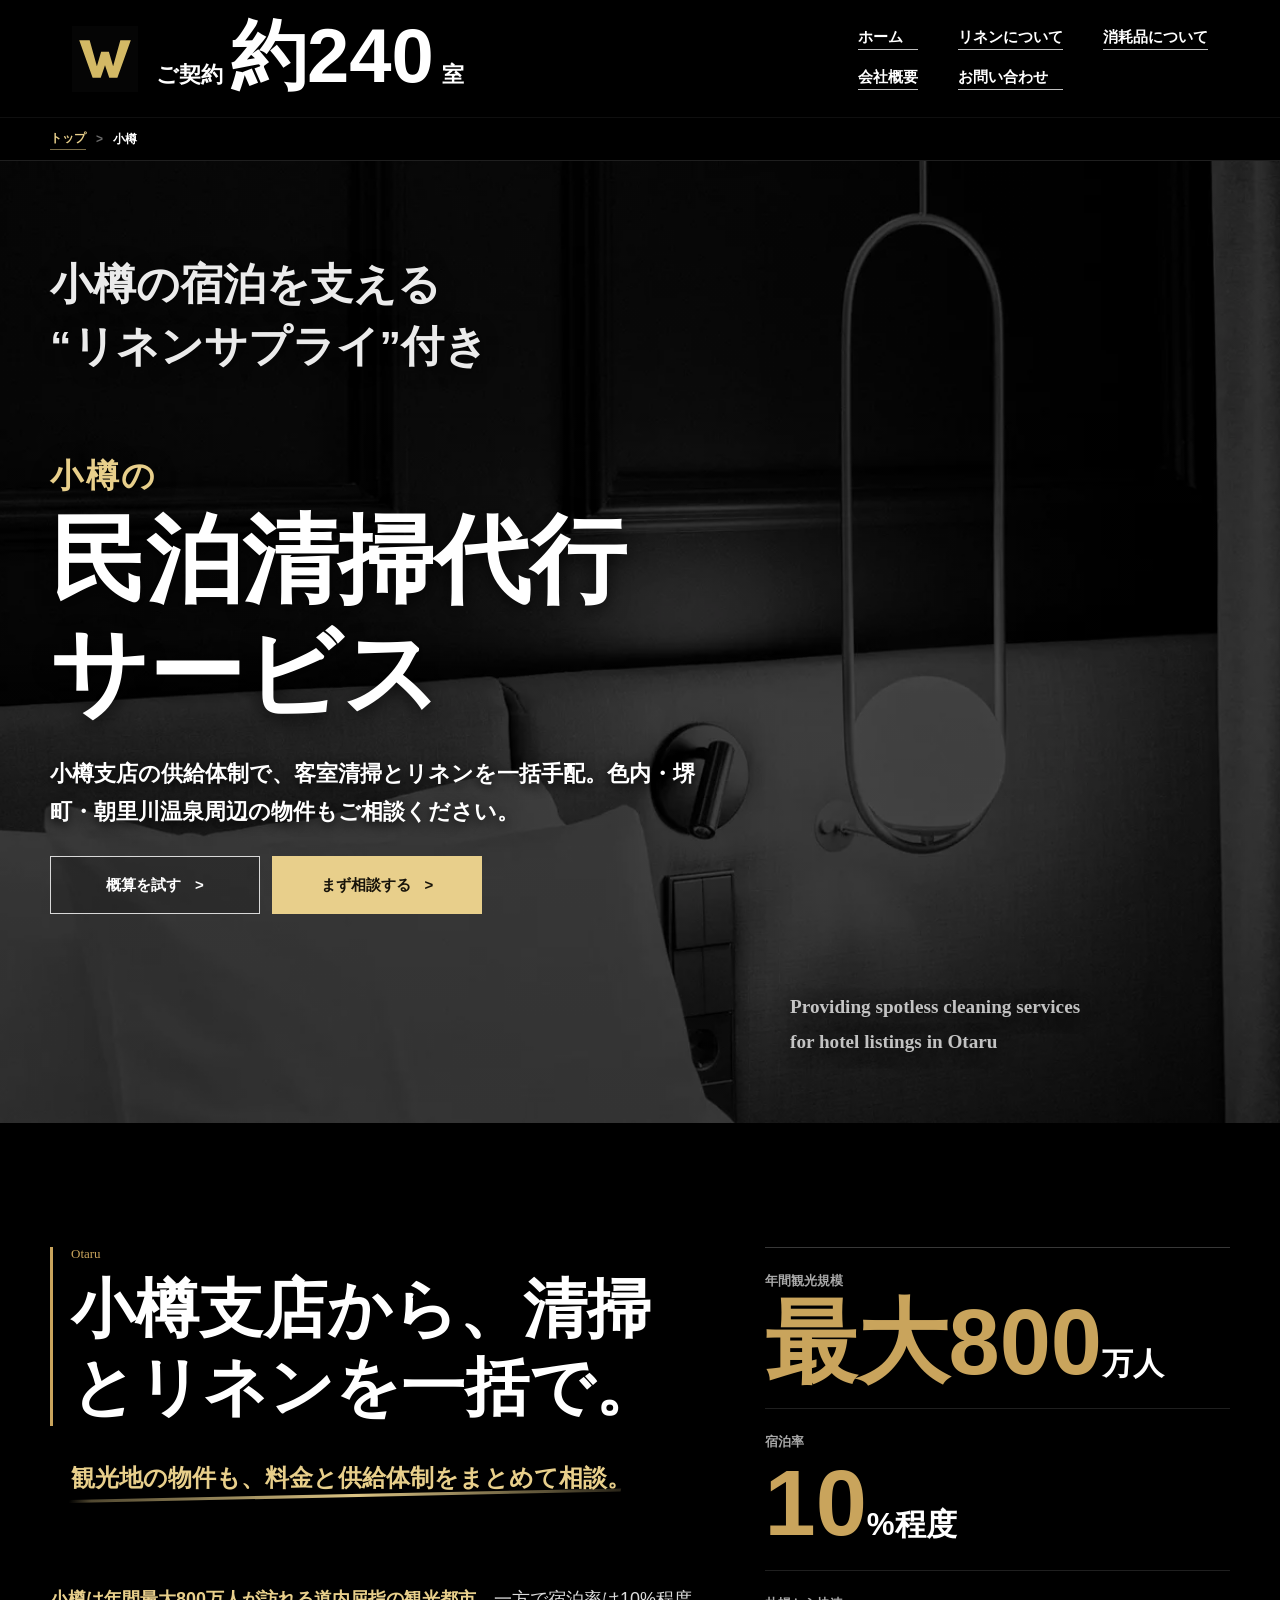
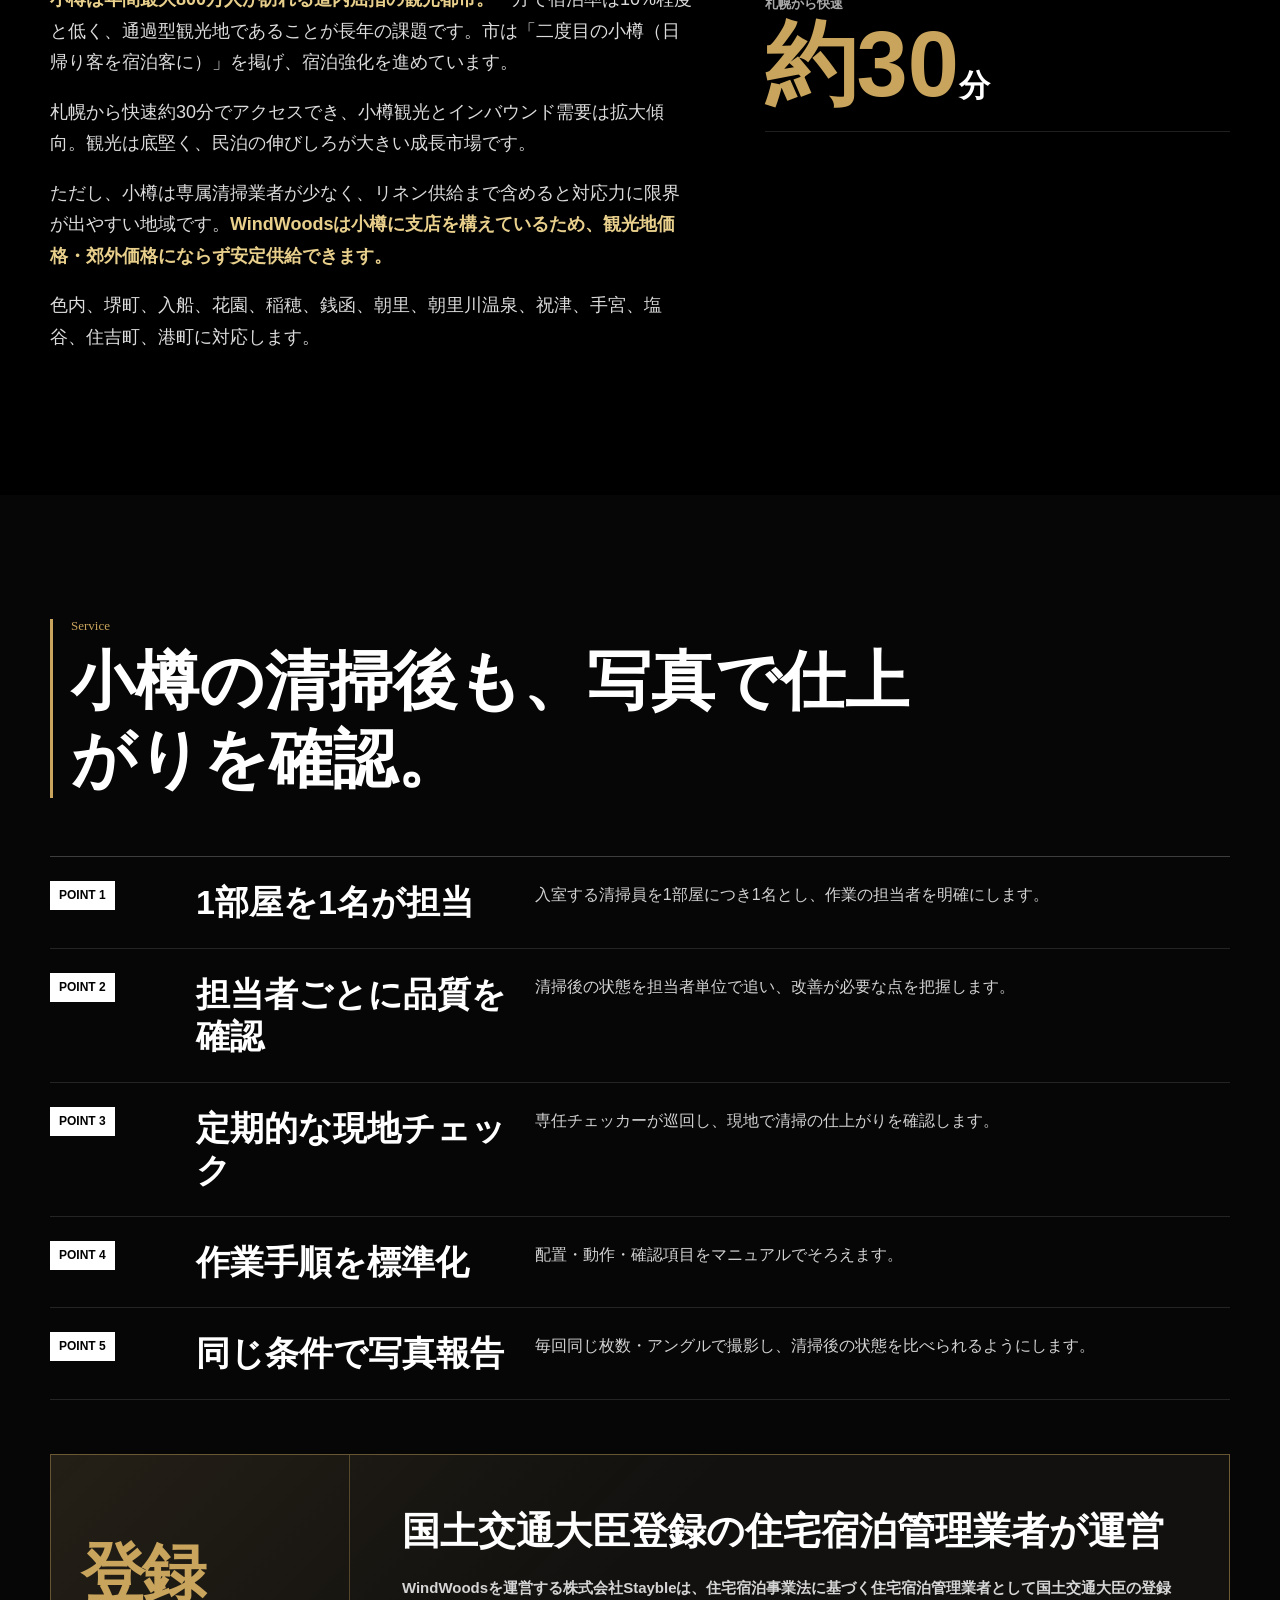
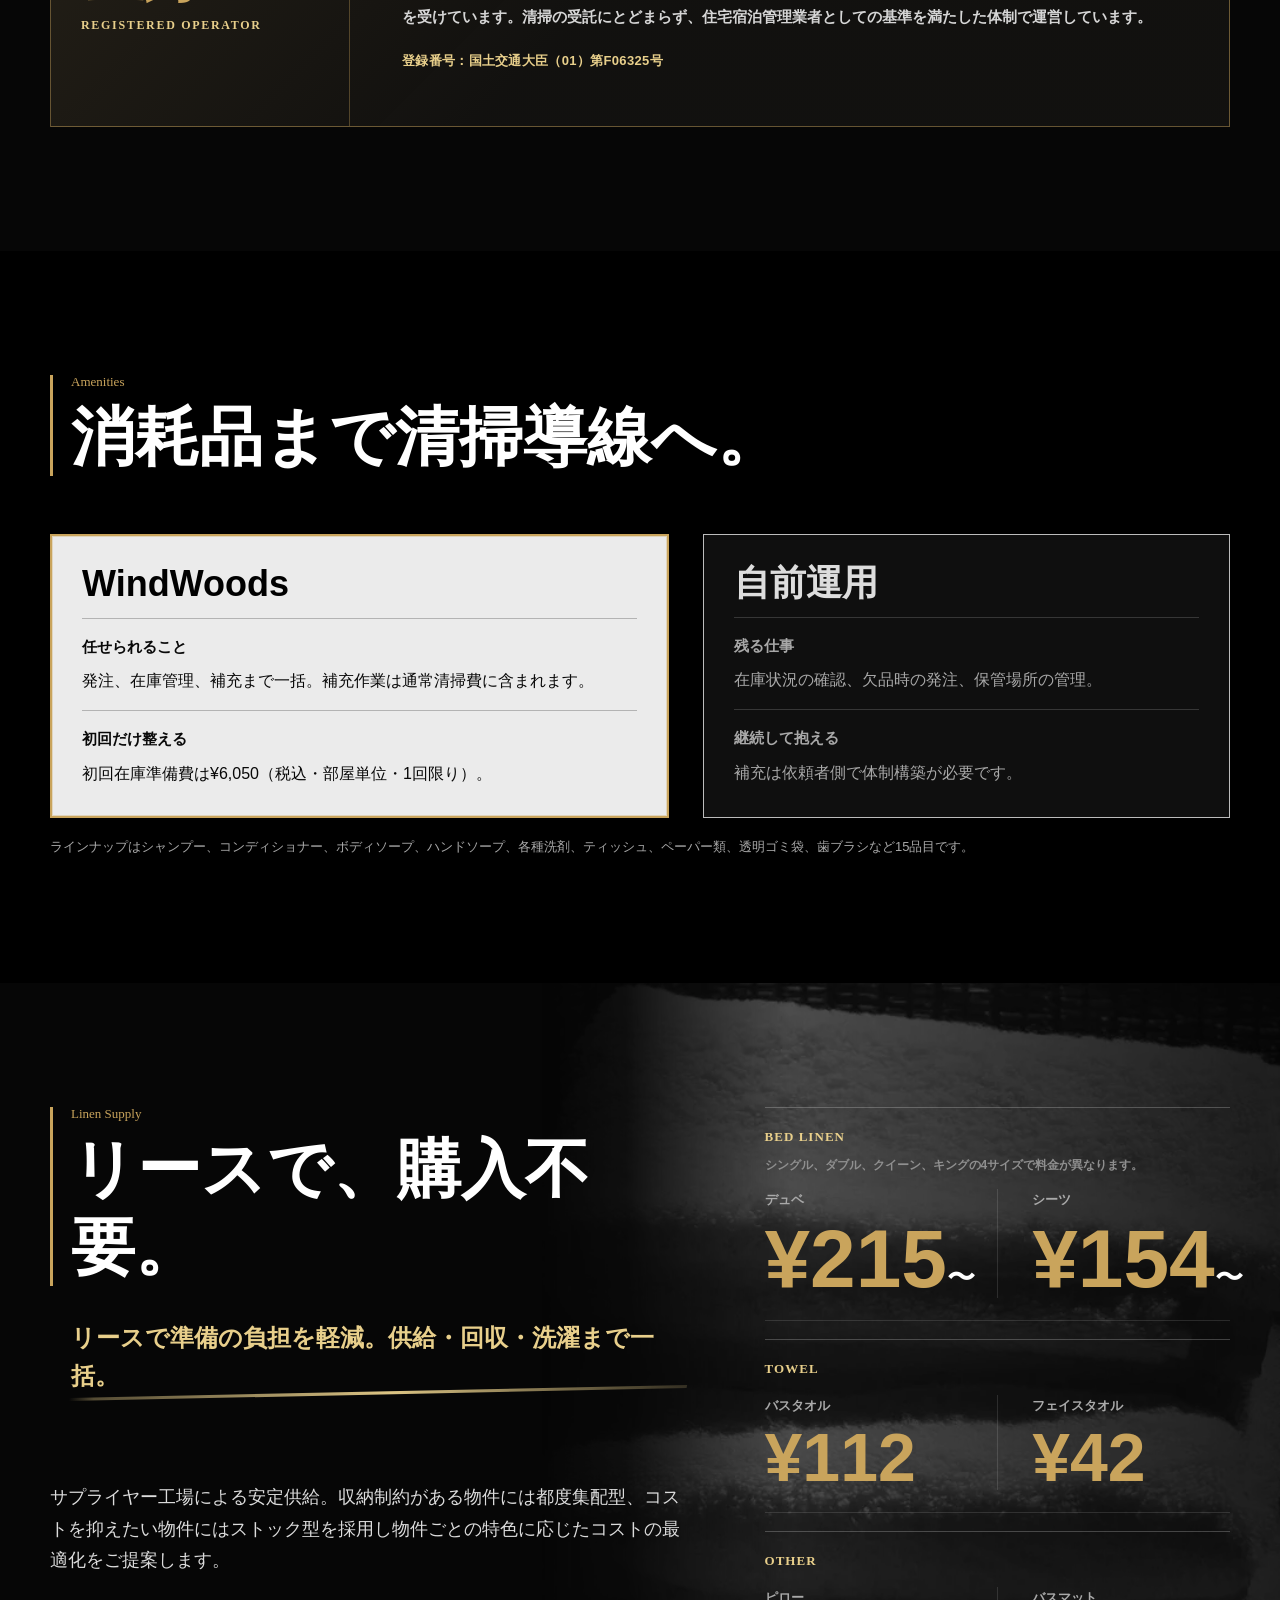
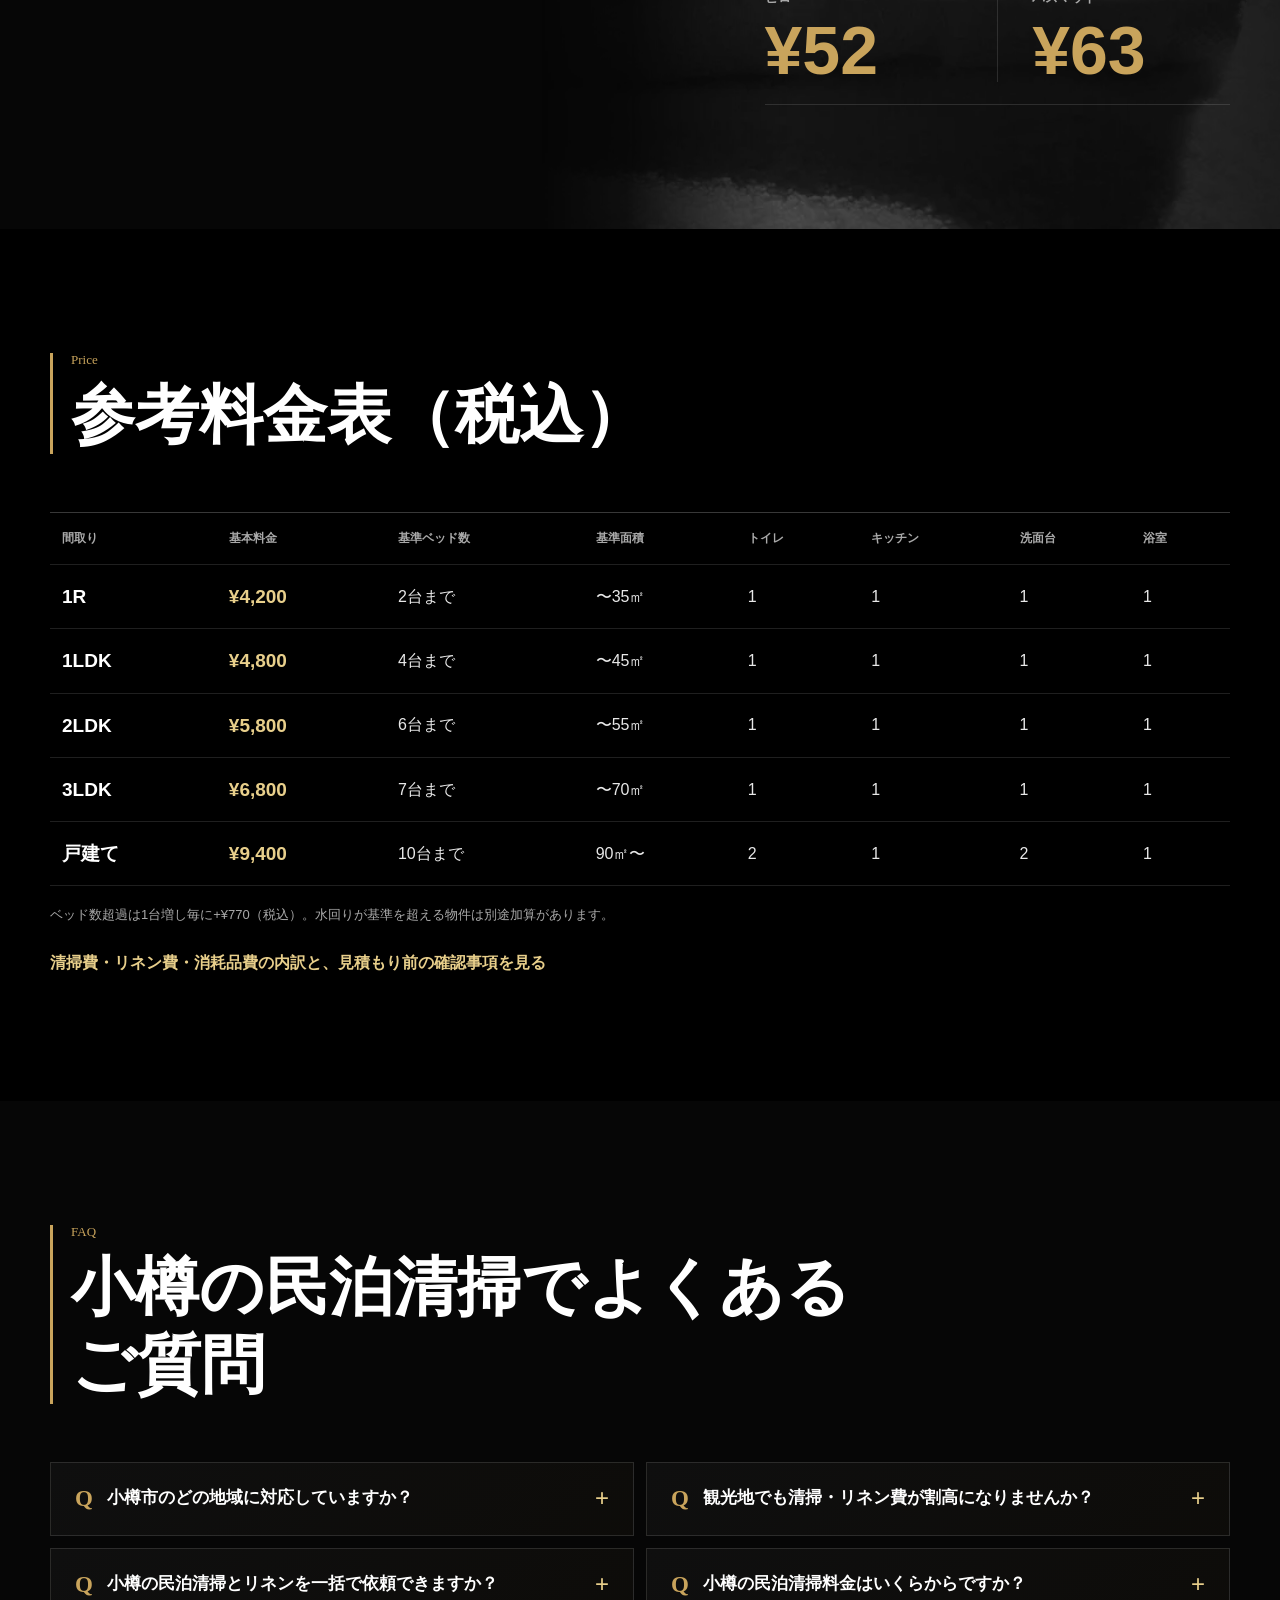
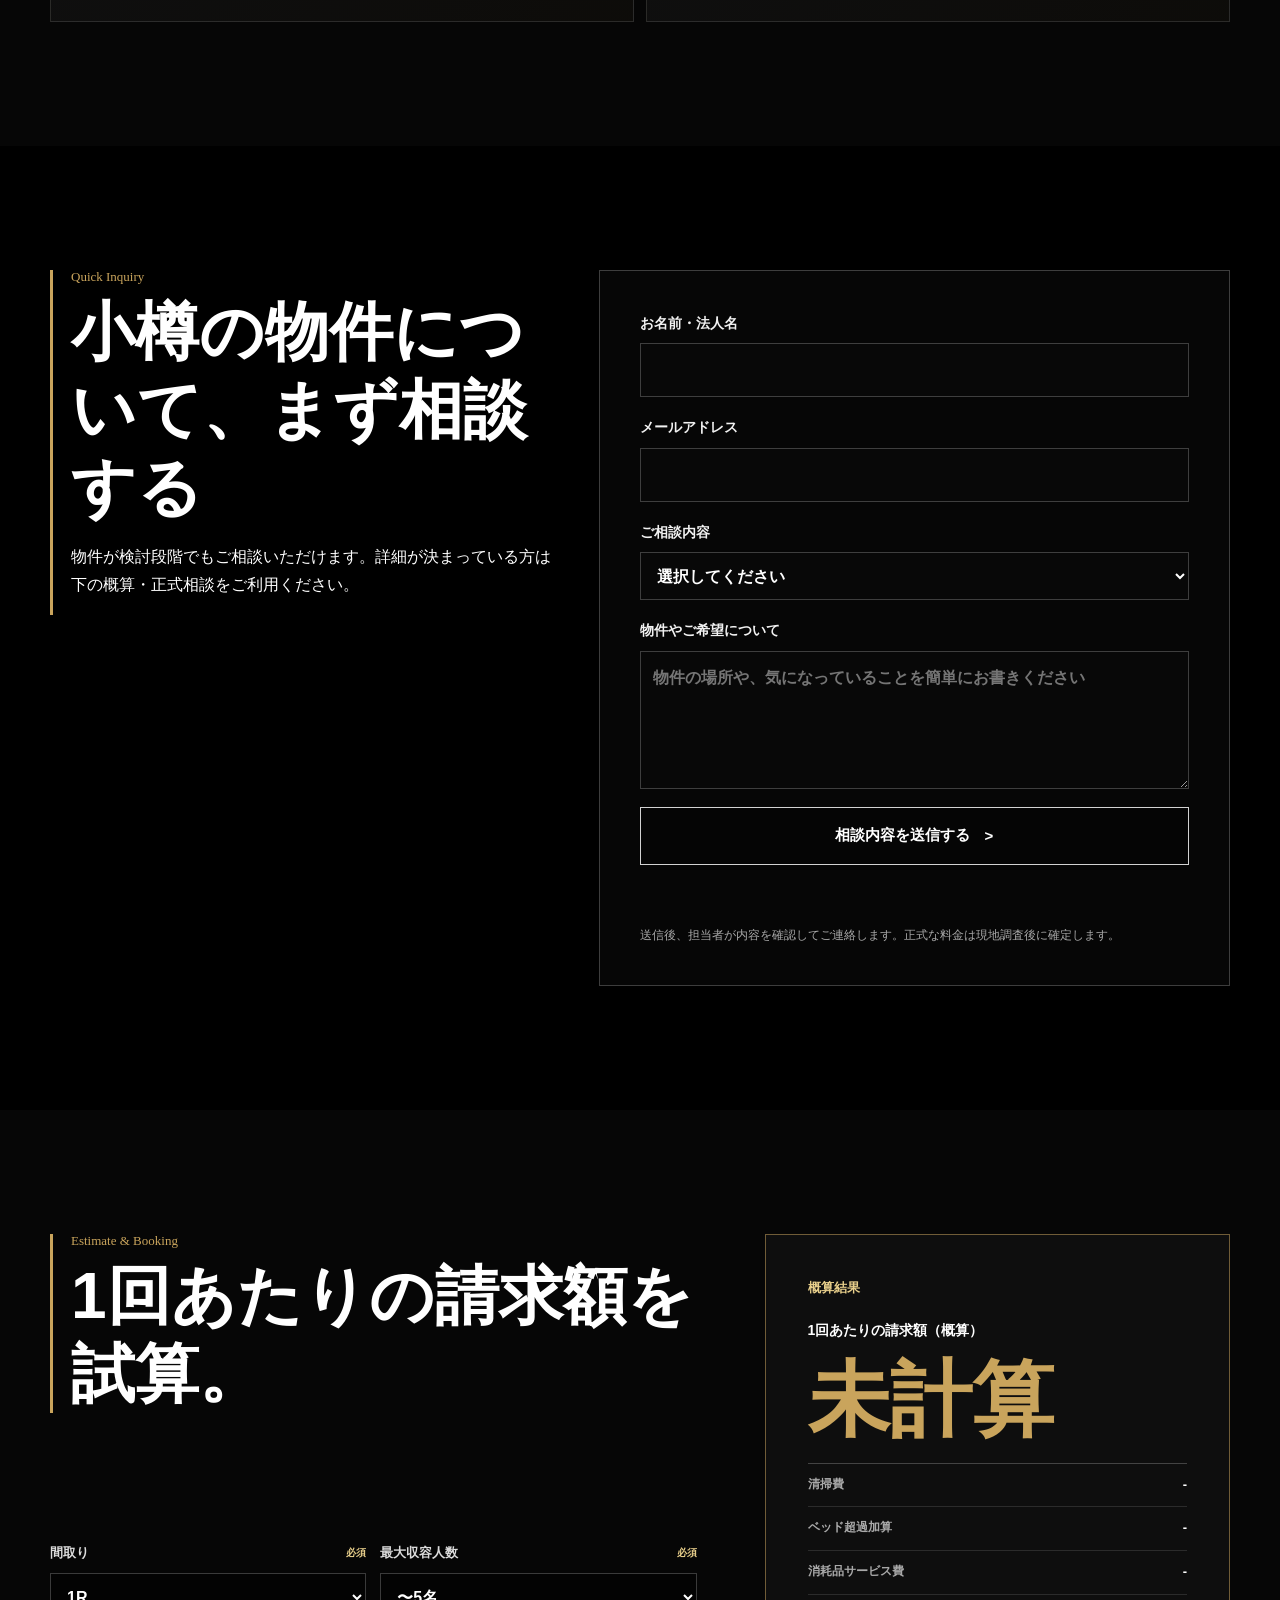
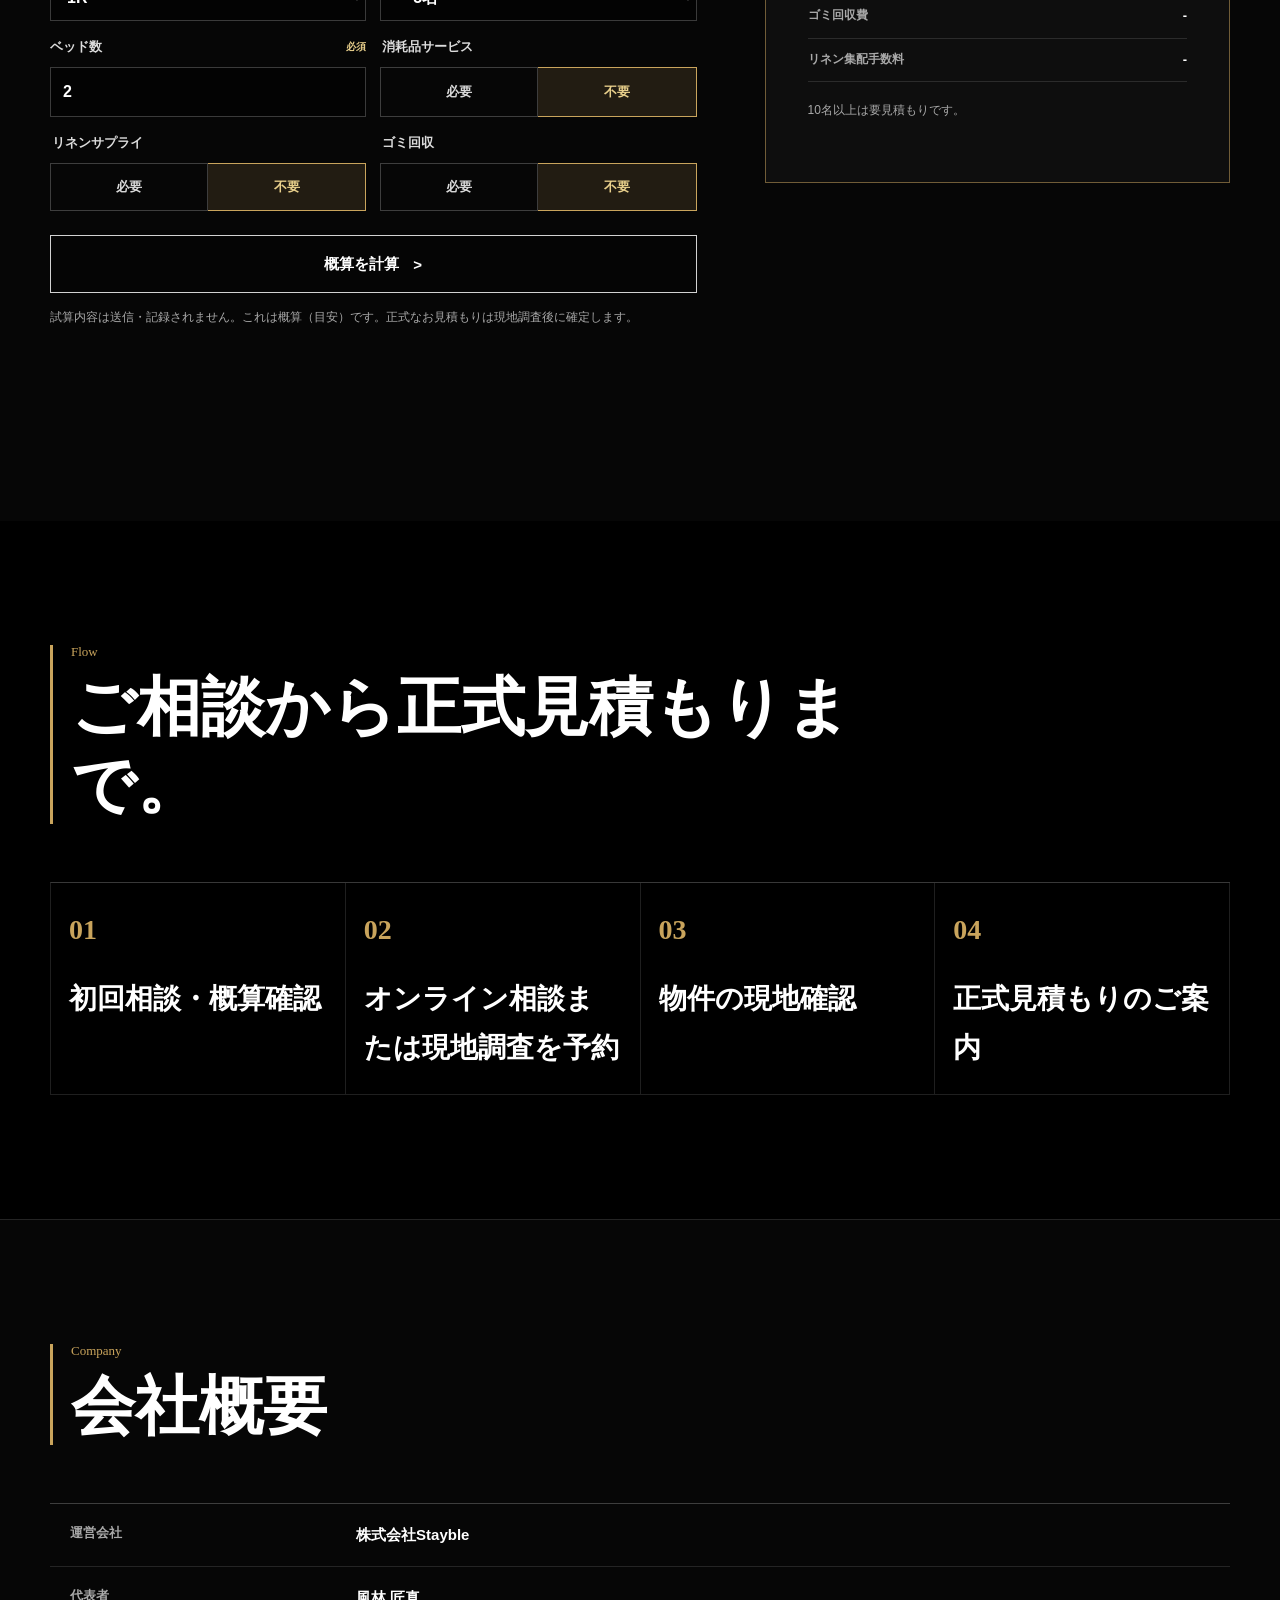
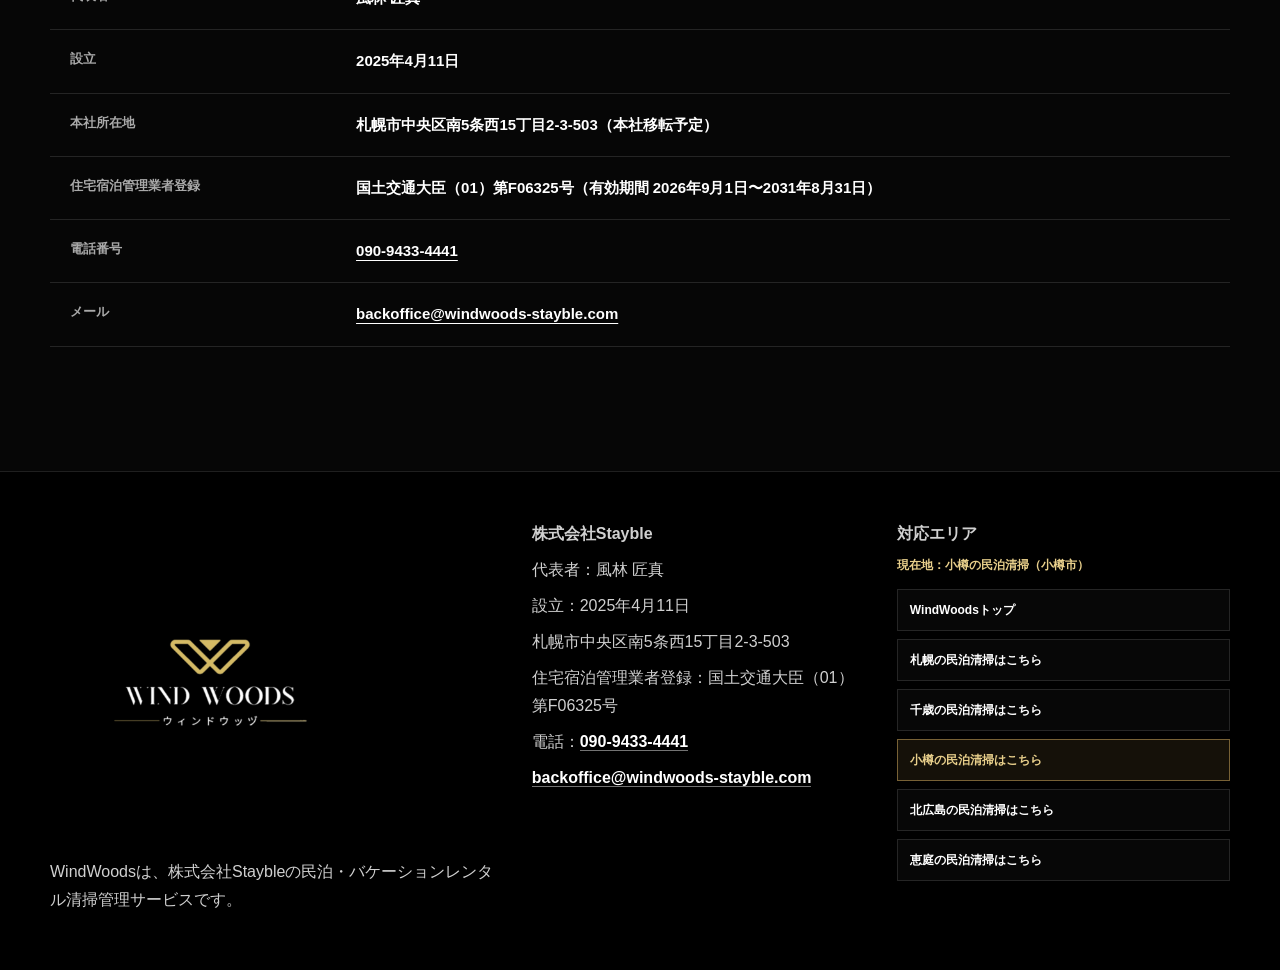
<file: otaru/index.html>
<!DOCTYPE html>
<html lang="ja">
<head>
  <!-- Google tag (gtag.js) -->
  <script async src="https://www.googletagmanager.com/gtag/js?id=AW-18418113981"></script>
  <script>
    window.dataLayer = window.dataLayer || [];
    function gtag(){dataLayer.push(arguments);}
    gtag('js', new Date());

    gtag('config', 'AW-18418113981');
  </script>
  <meta charset="utf-8">
  <meta name="viewport" content="width=device-width, initial-scale=1">

  <!-- AREA SEO: OTARU - duplicate this block and replace area values for new area pages. -->
  <title>小樽の民泊清掃代行｜リネンサプライ付き｜WindWoods</title>
  <meta name="description" content="小樽市の民泊清掃代行・リネンサプライ。小樽支店の供給体制で、客室清掃とリネンを一括手配。色内・堺町・朝里川温泉周辺の物件も相談できます。">
  <meta name="robots" content="index,follow">
  <meta name="google-site-verification" content="_auHJAM1k-ebnW4tAFM_87XNvqdSuXg91JcpRe6snMU">
  <link rel="canonical" href="https://windwoods-stayble.com/otaru/">
  <meta property="og:type" content="website">
  <meta property="og:locale" content="ja_JP">
  <meta property="og:site_name" content="WindWoods">
  <meta property="og:title" content="小樽の民泊清掃代行｜リネンサプライ付き｜WindWoods">
  <meta property="og:description" content="小樽運河・堺町・朝里川温泉などの宿泊需要へ、小樽支店を持つWindWoodsが清掃とリネン供給を安定提供します。">
  <meta property="og:url" content="https://windwoods-stayble.com/otaru/">
  <meta property="og:image" content="https://windwoods-stayble.com/assets/og/otaru.png">
  <meta property="og:image:width" content="1200">
  <meta property="og:image:height" content="630">
  <meta property="og:image:alt" content="小樽の民泊清掃代行 WindWoods。小樽支店、リネンサプライ付き">
  <meta name="twitter:card" content="summary_large_image">
  <meta name="twitter:title" content="小樽の民泊清掃代行｜リネンサプライ付き｜WindWoods">
  <meta name="twitter:description" content="小樽観光とインバウンド需要へ、小樽支店を持つWindWoodsが清掃とリネン供給を安定提供。">
  <meta name="twitter:image" content="https://windwoods-stayble.com/assets/og/otaru.png">
  <meta name="twitter:image:alt" content="小樽の民泊清掃代行 WindWoods。小樽支店、リネンサプライ付き">
  <!-- /AREA SEO: OTARU -->

  <!-- COMMON ASSETS: shared across all area pages. -->
  <link rel="icon" href="/favicon.ico" sizes="any">
  <link rel="icon" type="image/svg+xml" href="/favicon.svg">
  <link rel="icon" type="image/png" sizes="96x96" href="/favicon-96x96.png">
  <link rel="apple-touch-icon" href="/apple-touch-icon.png">
  <link rel="manifest" href="/site.webmanifest">
  <link rel="preload" as="image" type="image/webp" href="/assets/web/hero-otaru-1600.webp" imagesrcset="/assets/web/hero-otaru-960.webp 960w, /assets/web/hero-otaru-1600.webp 1600w" imagesizes="100vw" fetchpriority="high">
  <link rel="stylesheet" href="/assets/styles.css">
  <script src="/assets/attribution.js" defer></script>
  <!-- /COMMON ASSETS -->

  <!-- AREA STRUCTURED DATA: one company provides one service in this area; this page is not a separate branch. -->
  <script type="application/ld+json">
  {
    "@context": "https://schema.org",
    "@graph": [
      {
        "@type": "LocalBusiness", "@id": "https://windwoods-stayble.com/#organization", "name": "WindWoods", "legalName": "株式会社Stayble", "alternateName": "WIND WOODS", "url": "https://windwoods-stayble.com/",
        "logo": { "@type": "ImageObject", "url": "https://windwoods-stayble.com/web-app-manifest-512x512.png", "width": 512, "height": 512 }, "image": "https://windwoods-stayble.com/assets/og/home.png", "email": "backoffice@windwoods-stayble.com", "telephone": "090-9433-4441", "foundingDate": "2025-04-11",
        "address": { "@type": "PostalAddress", "addressLocality": "札幌市中央区", "streetAddress": "南5条西15丁目2-3-503", "addressRegion": "北海道", "addressCountry": "JP" },
        "areaServed": [{ "@type": "City", "name": "札幌市" }, { "@type": "City", "name": "千歳市" }, { "@type": "City", "name": "小樽市" }, { "@type": "City", "name": "北広島市" }, { "@type": "City", "name": "恵庭市" }],
        "priceRange": "¥4,200〜（税込）",
        "hasCredential": {
          "@type": "EducationalOccupationalCredential",
          "credentialCategory": "住宅宿泊管理業者登録",
          "name": "国土交通大臣（01）第F06325号",
          "recognizedBy": {
            "@type": "GovernmentOrganization",
            "name": "国土交通省"
          },
          "validFrom": "2026-09-01",
          "validUntil": "2031-08-31"
        },
        "openingHours": "Mo-Su 10:00-19:00",
        "openingHoursSpecification": {
          "@type": "OpeningHoursSpecification",
          "dayOfWeek": [
            "Monday",
            "Tuesday",
            "Wednesday",
            "Thursday",
            "Friday",
            "Saturday",
            "Sunday"
          ],
          "opens": "10:00",
          "closes": "19:00"
        },
        "sameAs": ["https://www.stayble.jp/", "https://minpaku.stayble.jp/company/"]
      },
      {
        "@type": "Service", "@id": "https://windwoods-stayble.com/otaru/#service", "name": "小樽市の民泊清掃代行・リネンサプライ", "serviceType": "民泊・バケーションレンタル清掃管理サービス", "url": "https://windwoods-stayble.com/otaru/",
        "description": "小樽市の民泊清掃代行・リネンサプライ。小樽支店の供給体制で、客室清掃とリネンを一括手配。色内・堺町・朝里川温泉周辺の物件も相談できます。",
        "provider": { "@id": "https://windwoods-stayble.com/#organization" }, "areaServed": { "@type": "City", "name": "小樽市" },
        "hasOfferCatalog": { "@type": "OfferCatalog", "name": "民泊清掃の参考料金（税込）", "itemListElement": [
          { "@type": "Offer", "name": "1R 民泊清掃", "price": "4200", "priceCurrency": "JPY" }, { "@type": "Offer", "name": "1LDK 民泊清掃", "price": "4800", "priceCurrency": "JPY" }, { "@type": "Offer", "name": "2LDK 民泊清掃", "price": "5800", "priceCurrency": "JPY" }, { "@type": "Offer", "name": "3LDK 民泊清掃", "price": "6800", "priceCurrency": "JPY" }, { "@type": "Offer", "name": "戸建て 民泊清掃", "price": "9400", "priceCurrency": "JPY" }
        ] }
      },
      {
        "@type": "WebPage", "@id": "https://windwoods-stayble.com/otaru/#webpage", "url": "https://windwoods-stayble.com/otaru/", "name": "小樽の民泊清掃代行｜リネンサプライ付き｜WindWoods", "mainEntity": { "@id": "https://windwoods-stayble.com/otaru/#service" }, "primaryImageOfPage": "https://windwoods-stayble.com/assets/og/otaru.png", "dateModified": "2026-10-03", "inLanguage": "ja-JP"
      }
    ]
  }
  </script>
  <script type="application/ld+json">
  {
    "@context": "https://schema.org",
    "@type": "BreadcrumbList",
    "itemListElement": [
      { "@type": "ListItem", "position": 1, "name": "トップ", "item": "https://windwoods-stayble.com/" },
      { "@type": "ListItem", "position": 2, "name": "小樽", "item": "https://windwoods-stayble.com/otaru/" }
    ]
  }
  </script>
  <!-- /AREA STRUCTURED DATA: OTARU -->
</head>
<body data-page="area" data-area="otaru">
  <header class="site-header" aria-label="サイトヘッダー">
    <a class="brand" href="#top" aria-label="WindWoods 小樽ページ上部">
      <img src="/favicon.svg" alt="WindWoods" width="52" height="52">
    </a>
    <p class="header-proof"><span>ご契約</span><strong>約240</strong><span>室</span></p>
    <nav class="desktop-nav" aria-label="主要ナビゲーション">
      <a href="#top">ホーム</a>
      <a href="#linen">リネンについて</a>
      <a href="#consumables">消耗品について</a>
      <a href="#company">会社概要</a>
      <a href="#estimate-reservation">お問い合わせ</a>
    </nav>
    <details class="mobile-menu">
      <summary><span class="menu-lines" aria-hidden="true"></span><span class="sr-only">メニュー</span></summary>
      <nav aria-label="モバイルナビゲーション">
        <a href="#top">ホーム</a>
        <a href="#locality">小樽対応</a>
        <a href="#linen">リネン</a>
        <a href="#prices">料金</a>
        <a href="#estimate-reservation">お問い合わせ</a>
      </nav>
    </details>
  </header>
  <nav class="breadcrumb" aria-label="パンくず">
    <div class="section-inner breadcrumb-inner">
      <a href="/">トップ</a>
      <span aria-current="page">小樽</span>
    </div>
  </nav>

  <main>
    <section class="hero" id="top" aria-label="色内や堺町、朝里川温泉周辺の宿泊物件にも対応する小樽の民泊清掃代行サービス">
      <img class="hero-image" src="/assets/web/hero-otaru-1600.webp" srcset="/assets/web/hero-otaru-960.webp 960w, /assets/web/hero-otaru-1600.webp 1600w" sizes="100vw" alt="色内や堺町、朝里川温泉周辺の宿泊物件にも対応する小樽の民泊清掃代行サービスの客室イメージ" width="1600" height="900" fetchpriority="high">
      <div class="hero-inner">
        <p class="hero-small">小樽の宿泊を支える<br>“リネンサプライ”付き</p>
        <h1><span class="hero-area-name">小樽の</span>民泊清掃代行<br>サービス</h1>
        <p class="hero-value">小樽支店の供給体制で、客室清掃とリネンを一括手配。色内・堺町・朝里川温泉周辺の物件もご相談ください。</p>
        <div class="hero-actions"><a class="button" href="#estimate-reservation">概算を試す</a><a class="button button-secondary" href="#quick-contact">まず相談する</a></div>
        <p class="hero-english">Providing spotless cleaning services<br>for hotel listings in Otaru</p>
      </div>
    </section>

    <!-- AREA CONTENT: OTARU - replace this locality block per BUSINESS.md section 12 for new area pages. -->
    <section class="section locality" id="locality">
      <div class="section-inner locality-grid">
        <div class="section-heading">
          <p class="section-kicker">Otaru</p>
          <h2 class="locality-title"><span>小樽支店から、</span><span>清掃とリネンを</span><span>一括で。</span></h2>
        </div>
        <p class="section-catch"><span>観光地の物件も、</span><span>料金と供給体制をまとめて相談。</span></p>
        <div class="locality-copy">
          <p><strong>小樽は年間最大800万人が訪れる道内屈指の観光都市。</strong><span class="mobile-break"></span>一方で宿泊率は10%程度と低く、<span class="mobile-break"></span>通過型観光地であることが長年の課題です。<span class="mobile-break"></span>市は「二度目の小樽（日帰り客を宿泊客に）」を掲げ、宿泊強化を進めています。</p>
          <p>札幌から快速約30分でアクセスでき、<span class="mobile-break"></span>小樽観光とインバウンド需要は拡大傾向。<span class="mobile-break"></span>観光は底堅く、民泊の伸びしろが大きい成長市場です。</p>
          <p>ただし、小樽は専属清掃業者が少なく、<span class="mobile-break"></span>リネン供給まで含めると対応力に限界が出やすい地域です。<span class="mobile-break"></span><strong>WindWoodsは小樽に支店を構えているため、観光地価格・郊外価格にならず安定供給できます。</strong></p>
          <p>色内、堺町、入船、花園、稲穂、銭函、朝里、<span class="mobile-break"></span>朝里川温泉、祝津、手宮、塩谷、住吉町、港町に対応します。</p>
        </div>
        <details class="locality-accordion">
          <summary>小樽市の需要と可能性</summary>
          <div>
            <p><strong>小樽は年間最大800万人が訪れる道内屈指の観光都市。</strong>ただし宿泊率は10%程度と低く、通過型観光地が長年の課題です。市は「二度目の小樽（日帰り客を宿泊客に）」を掲げ、宿泊強化を進めています。</p>
            <p>札幌から快速約30分で、インバウンド需要は拡大傾向。観光は底堅く、宿泊化と民泊の伸びしろが大きい地域です。</p>
            <p>専属清掃業者が少なく、リネン供給まで含めると対応力に限界が出やすい一方、WindWoodsは小樽に支店を構えているため、観光地価格・郊外価格にならず安定供給できます。色内、堺町、入船、花園、稲穂、銭函、朝里、朝里川温泉、祝津、手宮、塩谷、住吉町、港町に対応します。</p>
          </div>
        </details>
        <dl class="locality-numbers">
          <div><dt>年間観光規模</dt><dd>最大800<span>万人</span></dd></div>
          <div><dt>宿泊率</dt><dd>10<span>%程度</span></dd></div>
          <div><dt>札幌から快速</dt><dd>約30<span>分</span></dd></div>
        </dl>
      </div>
    </section>
    <!-- /AREA CONTENT: OTARU -->

    <section class="section points" id="service">
      <div class="section-inner">
        <div class="section-heading">
          <p class="section-kicker">Service</p>
          <h2>小樽の清掃後も、写真で仕上がりを確認。</h2>
        </div>
        <ol class="point-rail">
          <li><span>POINT 1</span><strong>1部屋を1名が担当</strong>入室する清掃員を1部屋につき1名とし、作業の担当者を明確にします。</li>
          <li><span>POINT 2</span><strong>担当者ごとに品質を確認</strong>清掃後の状態を担当者単位で追い、改善が必要な点を把握します。</li>
          <li><span>POINT 3</span><strong>定期的な現地チェック</strong>専任チェッカーが巡回し、現地で清掃の仕上がりを確認します。</li>
          <li><span>POINT 4</span><strong>作業手順を標準化</strong>配置・動作・確認項目をマニュアルでそろえます。</li>
          <li><span>POINT 5</span><strong>同じ条件で写真報告</strong>毎回同じ枚数・アングルで撮影し、清掃後の状態を比べられるようにします。</li>
        </ol>
        <aside class="license-proof license-proof--desktop" aria-labelledby="license-title">
          <div class="license-proof-label"><strong>登録</strong>Registered operator</div>
          <div class="license-proof-body">
            <h3 id="license-title">国土交通大臣登録の住宅宿泊管理業者が運営</h3>
            <p>WindWoodsを運営する株式会社Staybleは、住宅宿泊事業法に基づく住宅宿泊管理業者として国土交通大臣の登録を受けています。清掃の受託にとどまらず、住宅宿泊管理業者としての基準を満たした体制で運営しています。</p>
            <p class="license-proof-number">登録番号：国土交通大臣（01）第F06325号</p>
          </div>
        </aside>
        <aside class="license-proof license-proof--mobile" aria-labelledby="license-title-mobile">
          <p class="license-proof-label">国土交通大臣登録</p>
          <h3 id="license-title-mobile">住宅宿泊管理業者が運営</h3>
          <p>株式会社Staybleは、住宅宿泊事業法に基づく登録を受けた住宅宿泊管理業者です。管理業者としての基準を満たした体制でWindWoodsを運営しています。</p>
          <p class="license-proof-number">国土交通大臣（01）第F06325号</p>
        </aside>
      </div>
    </section>

    <section class="section operation" id="consumables">
      <div class="section-inner">
        <div class="section-heading">
          <p class="section-kicker">Amenities</p>
          <h2>消耗品まで清掃導線へ。</h2>
        </div>
        <div class="operation-compare" role="group" aria-label="消耗品オペレーション比較">
          <section class="operation-column is-brand" aria-labelledby="operation-brand-title">
            <h3 id="operation-brand-title">WindWoods</h3>
            <div class="operation-item"><strong>任せられること</strong><span class="desktop-copy">発注、在庫管理、補充まで一括。補充作業は通常清掃費に含まれます。</span><span class="mobile-copy">発注・在庫・補充まで一括</span></div>
            <div class="operation-item"><strong>初回だけ整える</strong><span class="desktop-copy">初回在庫準備費は¥6,050（税込・部屋単位・1回限り）。</span><span class="mobile-copy">初回のみ¥6,050（税込）</span></div>
          </section>
          <section class="operation-column is-self" aria-labelledby="operation-self-title">
            <h3 id="operation-self-title">自前運用</h3>
            <div class="operation-item"><strong>残る仕事</strong><span class="desktop-copy">在庫状況の確認、欠品時の発注、保管場所の管理。</span><span class="mobile-copy">確認・発注・保管が残る</span></div>
            <div class="operation-item"><strong>継続して抱える</strong><span class="desktop-copy">補充は依頼者側で体制構築が必要です。</span><span class="mobile-copy">補充体制を自社で構築</span></div>
          </section>
        </div>
        <p class="note">ラインナップはシャンプー、コンディショナー、ボディソープ、ハンドソープ、各種洗剤、ティッシュ、ペーパー類、透明ゴミ袋、歯ブラシなど15品目です。</p>
      </div>
    </section>

    <section class="section linen" id="linen">
      <div class="section-inner linen-grid">
        <div class="section-heading">
          <p class="section-kicker">Linen Supply</p>
          <h2 class="linen-title"><span>リースで、</span><span>購入不要。</span></h2>
        </div>
        <p class="section-catch linen-catch"><span>リースで準備の負担を軽減。</span><span>供給・回収・洗濯まで一括。</span></p>
        <div class="linen-copy">
          <p>サプライヤー工場による安定供給。収納制約がある物件には都度集配型、コストを抑えたい物件にはストック型を採用し物件ごとの特色に応じたコストの最適化をご提案します。</p>
        </div>
        <div class="linen-board" role="group" aria-label="リネン単価">
          <section class="linen-band is-bed">
            <p>BED LINEN</p>
            <span class="linen-band-note">シングル、ダブル、クイーン、キングの4サイズで料金が異なります。</span>
            <dl class="linen-pair">
              <div><dt>デュベ</dt><dd>¥215<span>〜</span></dd></div>
              <div><dt>シーツ</dt><dd>¥154<span>〜</span></dd></div>
            </dl>
          </section>
          <section class="linen-band is-towel">
            <p>TOWEL</p>
            <dl class="linen-pair">
              <div><dt>バスタオル</dt><dd>¥112</dd></div>
              <div><dt>フェイスタオル</dt><dd>¥42</dd></div>
            </dl>
          </section>
          <section class="linen-band is-other">
            <p>OTHER</p>
            <dl class="linen-pair">
              <div><dt>ピロー</dt><dd>¥52</dd></div>
              <div><dt>バスマット</dt><dd>¥63</dd></div>
            </dl>
          </section>
        </div>
      </div>
    </section>

    <section class="section prices" id="prices">
      <div class="section-inner">
        <div class="section-heading">
          <p class="section-kicker">Price</p>
          <h2>参考料金表（税込）</h2>
        </div>
        <section class="table-wrap" aria-label="参考料金表" tabindex="0">
          <table class="price-table">
            <thead>
              <tr>
                <th scope="col">間取り</th>
                <th scope="col">基本料金</th>
                <th scope="col">基準ベッド数</th>
                <th scope="col">基準面積</th>
                <th scope="col">トイレ</th>
                <th scope="col">キッチン</th>
                <th scope="col">洗面台</th>
                <th scope="col">浴室</th>
              </tr>
            </thead>
            <tbody>
              <tr><td>1R</td><td>¥4,200</td><td>2台まで</td><td>〜35㎡</td><td>1</td><td>1</td><td>1</td><td>1</td></tr>
              <tr><td>1LDK</td><td>¥4,800</td><td>4台まで</td><td>〜45㎡</td><td>1</td><td>1</td><td>1</td><td>1</td></tr>
              <tr><td>2LDK</td><td>¥5,800</td><td>6台まで</td><td>〜55㎡</td><td>1</td><td>1</td><td>1</td><td>1</td></tr>
              <tr><td>3LDK</td><td>¥6,800</td><td>7台まで</td><td>〜70㎡</td><td>1</td><td>1</td><td>1</td><td>1</td></tr>
              <tr><td>戸建て</td><td>¥9,400</td><td>10台まで</td><td>90㎡〜</td><td>2</td><td>1</td><td>2</td><td>1</td></tr>
            </tbody>
          </table>
        </section>
        <div class="price-mobile-list" role="group" aria-label="スマホ用参考料金">
          <div><strong>1R</strong><span>¥4,200</span><small>2台まで / 〜35㎡</small></div>
          <div><strong>1LDK</strong><span>¥4,800</span><small>4台まで / 〜45㎡</small></div>
          <div><strong>2LDK</strong><span>¥5,800</span><small>6台まで / 〜55㎡</small></div>
          <div><strong>3LDK</strong><span>¥6,800</span><small>7台まで / 〜70㎡</small></div>
          <div><strong>戸建て</strong><span>¥9,400</span><small>10台まで / 90㎡〜</small></div>
        </div>
        <p class="note">ベッド数超過は1台増し毎に+¥770（税込）。水回りが基準を超える物件は別途加算があります。</p>
        <p class="guide-link"><a href="/guide/cleaning-linen-cost/">清掃費・リネン費・消耗品費の内訳と、見積もり前の確認事項を見る</a></p>
      </div>
    </section>

    <section class="section faq" id="faq">
      <div class="section-inner">
        <div class="section-heading"><p class="section-kicker">FAQ</p><h2>小樽の民泊清掃でよくあるご質問</h2></div>
        <div class="faq-grid">
          <details class="faq-item"><summary>小樽市のどの地域に対応していますか？</summary><div class="faq-answer"><p>色内、堺町、入船、花園、稲穂、銭函、朝里、朝里川温泉、祝津、手宮、塩谷、住吉町、港町など小樽市内に対応しています。物件住所を添えてご相談ください。</p></div></details>
          <details class="faq-item"><summary>観光地でも清掃・リネン費が割高になりませんか？</summary><div class="faq-answer"><p>WindWoodsは小樽に支店を構えているため、観光地価格・郊外価格にならず、清掃とリネンを安定供給できる体制です。正式な料金は物件の現地調査後に確定します。</p></div></details>
          <details class="faq-item"><summary>小樽の民泊清掃とリネンを一括で依頼できますか？</summary><div class="faq-answer"><p>はい。清掃、リネンサプライ、消耗品の発注・在庫管理・補充、ゴミ回収、定型写真による報告管理まで一括で提供します。</p></div></details>
          <details class="faq-item"><summary>小樽の民泊清掃料金はいくらからですか？</summary><div class="faq-answer"><p>1Rの基本料金は1回4,200円（税込）からです。1LDK 4,800円、2LDK 5,800円、3LDK 6,800円、戸建て9,400円が参考料金で、10名以上は要見積もりです。<a href="#estimate-reservation">概算を試算する</a></p></div></details>
        </div>
      </div>
    </section>

    <section class="section quick-contact" id="quick-contact">
      <div class="section-inner quick-contact-grid">
        <div class="section-heading"><p class="section-kicker">Quick Inquiry</p><h2>小樽の物件について、まず相談する</h2><p>物件が検討段階でもご相談いただけます。詳細が決まっている方は下の概算・正式相談をご利用ください。</p></div>
        <form class="quick-contact-form" data-quick-contact action="https://api.web3forms.com/submit" method="POST">
          <input type="hidden" name="access_key" value="756ca37e-0bf3-48c5-b653-3624c899dbe1"><input type="hidden" name="subject" value="【WindWoods 小樽】初回相談"><input type="hidden" name="from_name" value="WindWoods 小樽LP"><input type="hidden" name="area" value="小樽"><input type="hidden" name="form_type" value="初回相談"><input type="checkbox" name="botcheck" class="sr-only" tabindex="-1" aria-hidden="true">
          <label>お名前・法人名<input name="name" autocomplete="name" required></label><label>メールアドレス<input name="email" type="email" autocomplete="email" required></label>
          <label>ご相談内容<select name="interest" required><option value="" selected disabled>選択してください</option><option>清掃・リネンをまとめて相談</option><option>清掃代行について相談</option><option>リネン供給について相談</option><option>料金・対応エリアを相談</option></select></label>
          <label>物件やご希望について<textarea name="message" rows="4" placeholder="物件の場所や、気になっていることを簡単にお書きください" required></textarea></label>
          <button class="button" type="submit">相談内容を送信する</button><p class="quick-contact-status" data-quick-contact-status role="status" aria-live="polite"></p><p class="quick-contact-note">送信後、担当者が内容を確認してご連絡します。正式な料金は現地調査後に確定します。</p>
        </form>
      </div>
    </section>

    <section class="section estimate" id="estimate-reservation">
      <div class="section-inner estimate-grid">
        <div class="section-heading">
          <p class="section-kicker">Estimate &amp; Booking</p>
          <h2 class="estimate-title"><span>1回あたりの</span><span>請求額を試算。</span></h2>
        </div>
        <form class="estimate-form" data-estimate-form>
          <div class="estimate-field">
            <label for="estimate-layout">間取り <span>必須</span></label>
            <select id="estimate-layout" name="layout" required>
              <option value="1R">1R</option>
              <option value="1LDK">1LDK</option>
              <option value="2LDK">2LDK</option>
              <option value="3LDK">3LDK</option>
              <option value="house">戸建て</option>
            </select>
          </div>
          <div class="estimate-field">
            <label for="estimate-guests">最大収容人数 <span>必須</span></label>
            <select id="estimate-guests" name="guests" required>
              <option value="u5">〜5名</option>
              <option value="u7">6〜7名</option>
              <option value="u9">8〜9名</option>
              <option value="o10">10名以上</option>
            </select>
          </div>
          <div class="estimate-field">
            <label for="estimate-beds">ベッド数 <span>必須</span></label>
            <input id="estimate-beds" name="beds" type="number" min="0" step="1" inputmode="numeric" value="2" required>
          </div>
          <fieldset class="estimate-toggle">
            <legend>消耗品サービス</legend>
            <label><input type="radio" name="amenities" value="yes">必要</label>
            <label><input type="radio" name="amenities" value="no" checked>不要</label>
          </fieldset>
          <fieldset class="estimate-toggle">
            <legend>リネンサプライ</legend>
            <label><input type="radio" name="linen" value="yes">必要</label>
            <label><input type="radio" name="linen" value="no" checked>不要</label>
          </fieldset>
          <fieldset class="estimate-toggle">
            <legend>ゴミ回収</legend>
            <label><input type="radio" name="trash" value="yes">必要</label>
            <label><input type="radio" name="trash" value="no" checked>不要</label>
          </fieldset>
          <button class="button estimate-submit" type="submit">概算を計算</button>
          <p class="estimate-disclaimer">試算内容は送信・記録されません。これは概算（目安）です。正式なお見積もりは現地調査後に確定します。</p>
        </form>
        <div class="estimate-panel" data-estimate-result aria-live="polite">
          <p class="placeholder-status">概算結果</p>
          <p class="estimate-result-label">1回あたりの請求額（概算）</p>
          <p class="estimate-result-amount" data-estimate-amount>未計算</p>
          <dl class="estimate-breakdown" data-estimate-breakdown>
            <div><dt>清掃費</dt><dd>-</dd></div>
            <div><dt>ベッド超過加算</dt><dd>-</dd></div>
            <div><dt>消耗品サービス費</dt><dd>-</dd></div>
            <div><dt>ゴミ回収費</dt><dd>-</dd></div>
            <div><dt>リネン集配手数料</dt><dd>-</dd></div>
          </dl>
          <p class="estimate-note" data-estimate-note>10名以上は要見積もりです。</p>
          <div class="estimate-actions" data-consult-actions hidden>
            <button class="button" type="button" data-open-consult>この内容で相談する</button>
            <p>連絡先と物件情報を入力後、オンライン相談または現地調査の希望日時を選べます。</p>
          </div>
        </div>
        <form class="booking-form" data-booking-form hidden>
          <input type="hidden" name="access_key" value="756ca37e-0bf3-48c5-b653-3624c899dbe1">
          <input type="hidden" name="subject" value="【WindWoods 小樽】見積もり・予約問い合わせ">
          <input type="hidden" name="from_name" value="WindWoods 小樽LP">
          <input type="checkbox" name="botcheck" class="sr-only" tabindex="-1">
          <input type="hidden" name="area" value="小樽">
          <input type="hidden" name="estimate_amount" data-hidden-estimate-amount>
          <input type="hidden" name="booking_type_label" data-hidden-booking-type>
          <input type="hidden" name="estimate_breakdown" data-hidden-estimate-breakdown>
          <input type="hidden" name="estimate_note" data-hidden-estimate-note>
          <input type="hidden" name="message" data-message-field>
          <div class="booking-form-head">
            <p class="section-kicker">Contact</p>
            <h3>連絡先と物件情報</h3>
            <p>概算の試行は送信されません。このフォーム送信時のみ、入力内容と概算結果をWindWoodsへ送信します。</p>
          </div>
          <div class="booking-choice" role="radiogroup" aria-label="相談種別">
            <label><input type="radio" name="booking_type" value="online" checked>オンラインで相談</label>
            <label><input type="radio" name="booking_type" value="onsite">現地調査を予約</label>
          </div>
          <div class="booking-grid">
            <div class="booking-field">
              <label for="contact-email">メールアドレス <span>必須</span></label>
              <input id="contact-email" name="email" type="email" autocomplete="email" required>
            </div>
            <div class="booking-field">
              <label for="contact-company">法人名（または屋号） <span>必須</span></label>
              <input id="contact-company" name="company_name" type="text" autocomplete="organization" required>
            </div>
            <div class="booking-field">
              <label for="property-name">物件名 <span>必須</span></label>
              <input id="property-name" name="property_name" type="text" required>
            </div>
            <div class="booking-field">
              <label for="room-number">お部屋番号 <span>必須</span></label>
              <input id="room-number" name="room_number" type="text" required>
            </div>
            <div class="booking-field is-wide">
              <label for="property-address">物件ご住所 <span>必須</span></label>
              <input id="property-address" name="property_address" type="text" autocomplete="address-line1" required>
            </div>
            <fieldset class="booking-choice is-compact">
              <legend>駐車場の有無 <span>必須</span></legend>
              <label><input type="radio" name="parking" value="あり" required>あり</label>
              <label><input type="radio" name="parking" value="なし">なし</label>
            </fieldset>
            <div class="booking-field">
              <label for="checkout-time">チェックアウト時刻 <span>必須</span></label>
              <select id="checkout-time" name="checkout_time" required>
                <option value="" selected disabled>選択</option>
                <option value="10:00">10:00</option>
                <option value="11:00">11:00</option>
                <option value="12:00">12:00</option>
                <option value="13:00">13:00</option>
                <option value="14:00">14:00</option>
                <option value="15:00">15:00</option>
                <option value="16:00">16:00</option>
                <option value="17:00">17:00</option>
                <option value="18:00">18:00</option>
              </select>
            </div>
            <div class="booking-field">
              <label for="checkin-time">チェックイン時刻 <span>必須</span></label>
              <select id="checkin-time" name="checkin_time" required>
                <option value="" selected disabled>選択</option>
                <option value="10:00">10:00</option>
                <option value="11:00">11:00</option>
                <option value="12:00">12:00</option>
                <option value="13:00">13:00</option>
                <option value="14:00">14:00</option>
                <option value="15:00">15:00</option>
                <option value="16:00">16:00</option>
                <option value="17:00">17:00</option>
                <option value="18:00">18:00</option>
              </select>
            </div>
            <div class="booking-field">
              <label for="first-cleaning-date">ご希望の初回清掃日</label>
              <input id="first-cleaning-date" name="first_cleaning_date" type="date">
            </div>
            <div class="booking-field">
              <label for="ota-url">OTAリスティングURL</label>
              <input id="ota-url" name="ota_url" type="url" inputmode="url">
            </div>
            <div class="booking-field is-wide">
              <label for="contact-message">ご要望・ご質問</label>
              <textarea id="contact-message" name="request_message" rows="4"></textarea>
            </div>
          </div>
          <div class="linen-detail-fields" data-linen-details hidden>
            <p>リネン枚数 <span>リネンサプライ利用時は必須</span></p>
            <div class="linen-count-grid">
              <label>バスタオル<input name="bath_towels" type="number" min="0" step="1" inputmode="numeric" placeholder="0" disabled></label>
              <label>フェイスタオル<input name="face_towels" type="number" min="0" step="1" inputmode="numeric" placeholder="0" disabled></label>
              <label>バスマット<input name="bath_mats" type="number" min="0" step="1" inputmode="numeric" placeholder="0" disabled></label>
              <label>ピローケース<input name="pillow_cases" type="number" min="0" step="1" inputmode="numeric" placeholder="0" disabled></label>
              <label>S デュベカバー<input name="s_duvet_covers" type="number" min="0" step="1" inputmode="numeric" placeholder="0" disabled></label>
              <label>S ベッドシーツ<input name="s_bed_sheets" type="number" min="0" step="1" inputmode="numeric" placeholder="0" disabled></label>
              <label>D デュベカバー<input name="d_duvet_covers" type="number" min="0" step="1" inputmode="numeric" placeholder="0" disabled></label>
              <label>D ベッドシーツ<input name="d_bed_sheets" type="number" min="0" step="1" inputmode="numeric" placeholder="0" disabled></label>
              <label>Q デュベカバー<input name="q_duvet_covers" type="number" min="0" step="1" inputmode="numeric" placeholder="0" disabled></label>
              <label>Q ベッドシーツ<input name="q_bed_sheets" type="number" min="0" step="1" inputmode="numeric" placeholder="0" disabled></label>
              <label>K デュベカバー<input name="k_duvet_covers" type="number" min="0" step="1" inputmode="numeric" placeholder="0" disabled></label>
              <label>K ベッドシーツ<input name="k_bed_sheets" type="number" min="0" step="1" inputmode="numeric" placeholder="0" disabled></label>
            </div>
          </div>
          <button class="button booking-submit" type="submit" data-booking-submit>送信して予約へ進む</button>
          <p class="booking-status" data-booking-status aria-live="polite"></p>
        </form>
        <section class="timerex-panel" data-timerex-section hidden>
          <p class="section-kicker">Booking Calendar</p>
          <h3>続いて希望日時を選んでください</h3>
          <p>オンライン相談・現地調査のどちらを選んだ場合も、同じ空き枠から日時を選択します。</p>
          <div id="timerex_calendar" data-url="https://timerex.net/s/backoffice_2d75_815f/578bd81f"></div>
          <p><a href="https://timerex.net/s/backoffice_2d75_815f/578bd81f" target="_blank" rel="noopener noreferrer">カレンダーが表示されない場合はTimeRexで日時を選ぶ</a></p>
        </section>
        <section class="completion-panel" data-completion-panel hidden>
          <p class="section-kicker">Complete</p>
          <h3>ご予約を承りました</h3>
          <p><strong>TimeRexの確認メールをご確認ください。</strong>予約日時と、オンライン会議URLまたは現地での集合方法はメールの案内に従ってください。</p>
          <dl data-completion-summary>
            <div><dt>種別</dt><dd>-</dd></div>
            <div><dt>物件名</dt><dd>-</dd></div>
            <div><dt>概算金額</dt><dd>-</dd></div>
          </dl>
          <p class="completion-read-note">当日までにご一読いただけますとスムーズに打ち合わせが進みます。</p>
          <a class="button" href="/service-overview.pdf" download>サービス概要書をダウンロード</a>
        </section>
      </div>
    </section>

    <section class="section flow" id="flow">
      <div class="section-inner">
        <div class="section-heading">
          <p class="section-kicker">Flow</p>
          <h2>ご相談から正式見積もりまで。</h2>
        </div>
        <ol class="timeline">
          <li><span>01</span>初回相談・概算確認</li>
          <li><span>02</span>オンライン相談または現地調査を予約</li>
          <li><span>03</span>物件の現地確認</li>
          <li><span>04</span>正式見積もりのご案内</li>
        </ol>
      </div>
    </section>

    <section class="section company-overview" id="company">
      <div class="section-inner">
        <div class="section-heading">
          <p class="section-kicker">Company</p>
          <h2>会社概要</h2>
        </div>
        <dl class="company-facts-desktop">
          <div><dt>運営会社</dt><dd>株式会社Stayble</dd></div>
          <div><dt>代表者</dt><dd>風林 匠真</dd></div>
          <div><dt>設立</dt><dd>2025年4月11日</dd></div>
          <div><dt>本社所在地</dt><dd>札幌市中央区南5条西15丁目2-3-503（本社移転予定）</dd></div>
          <div><dt>住宅宿泊管理業者登録</dt><dd>国土交通大臣（01）第F06325号（有効期間 2026年9月1日〜2031年8月31日）</dd></div>
          <div><dt>電話番号</dt><dd><a href="tel:09094334441">090-9433-4441</a></dd></div>
          <div><dt>メール</dt><dd><a href="mailto:backoffice@windwoods-stayble.com">backoffice@windwoods-stayble.com</a></dd></div>
        </dl>
        <div class="company-facts-mobile">
          <section class="company-mobile-license" aria-label="住宅宿泊管理業者登録">
            <p>住宅宿泊管理業者登録</p>
            <strong>国土交通大臣（01）<br>第F06325号</strong>
            <p>有効期間 2026年9月1日〜2031年8月31日</p>
          </section>
          <dl class="company-mobile-meta">
            <div><dt>運営会社</dt><dd>株式会社Stayble</dd></div>
            <div><dt>代表者</dt><dd>風林 匠真</dd></div>
            <div class="is-wide"><dt>本社所在地</dt><dd>札幌市中央区南5条西15丁目2-3-503<br>（本社移転予定）</dd></div>
          </dl>
          <div class="company-mobile-contact">
            <a href="tel:09094334441">電話する</a>
            <a href="mailto:backoffice@windwoods-stayble.com">メールする</a>
          </div>
        </div>
      </div>
    </section>

  </main>

  <footer class="site-footer">
    <div class="section-inner footer-grid">
      <div>
        <img class="footer-logo" src="/assets/logo-full.png" alt="WindWoods 株式会社Stayble" width="1000" height="1000" loading="lazy" decoding="async">
        <p>WindWoodsは、株式会社Staybleの民泊・バケーションレンタル清掃管理サービスです。</p>
      </div>
      <div>
        <p><strong>株式会社Stayble</strong></p>
        <p>代表者：風林 匠真</p>
        <p>設立：2025年4月11日</p>
        <p>札幌市中央区南5条西15丁目2-3-503</p>
        <p>住宅宿泊管理業者登録：国土交通大臣（01）第F06325号</p>
        <p>電話：<a href="tel:09094334441">090-9433-4441</a></p>
        <p><a href="mailto:backoffice@windwoods-stayble.com">backoffice@windwoods-stayble.com</a></p>
      </div>
      <div>
        <p><strong>対応エリア</strong></p>
        <p class="footer-area-current">現在地：小樽の民泊清掃（小樽市）</p>
        <nav class="footer-area-links" aria-label="フッターの対応エリア">
          <a href="/">WindWoodsトップ</a>
          <a href="/sapporo/">札幌の民泊清掃はこちら</a>
          <a href="/chitose/">千歳の民泊清掃はこちら</a>
          <span aria-current="page">小樽の民泊清掃はこちら</span>
          <a href="/kitahiroshima/">北広島の民泊清掃はこちら</a>
          <a href="/eniwa/">恵庭の民泊清掃はこちら</a>
        </nav>
      </div>
    </div>
  </footer>
  <script src="/assets/analytics.js" defer></script>
  <script src="/assets/estimate-calculator.js" defer></script>
  <script src="/assets/quick-inquiry.js" defer></script>
</body>
</html>
</file>
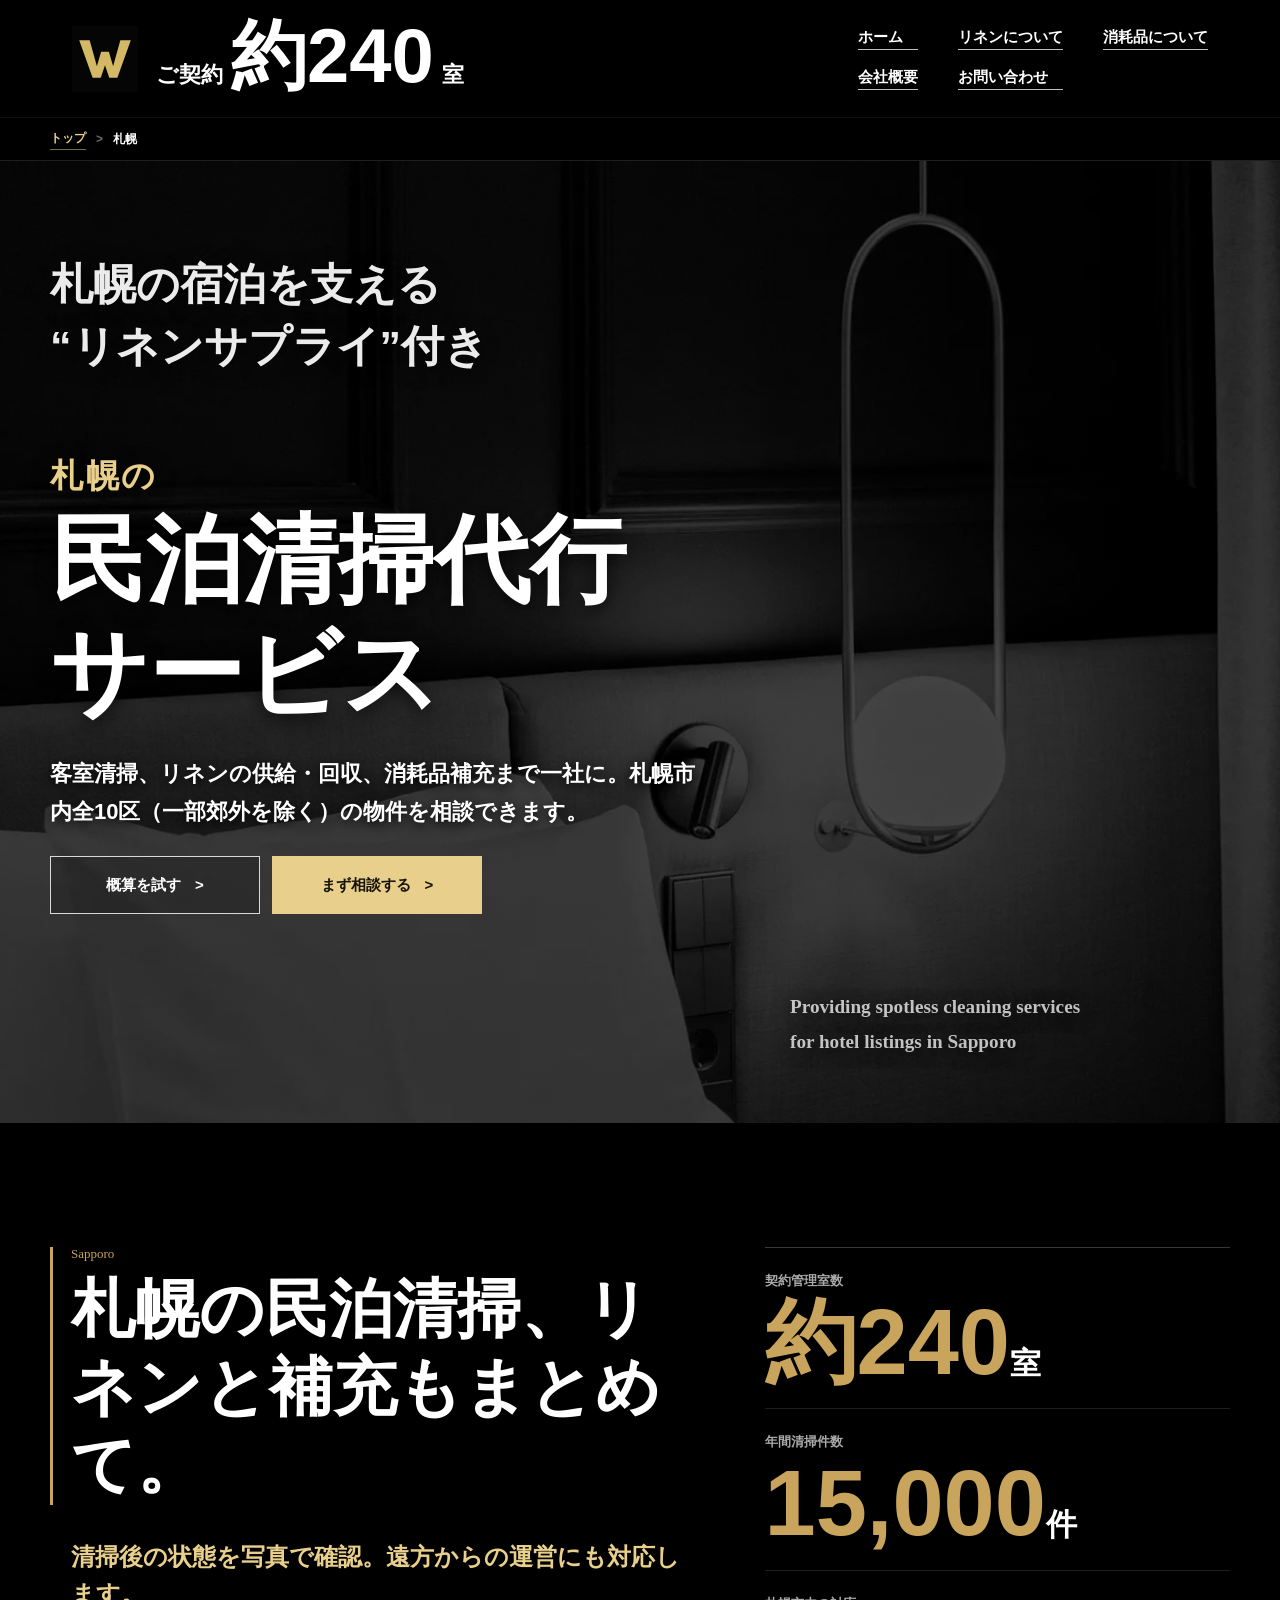
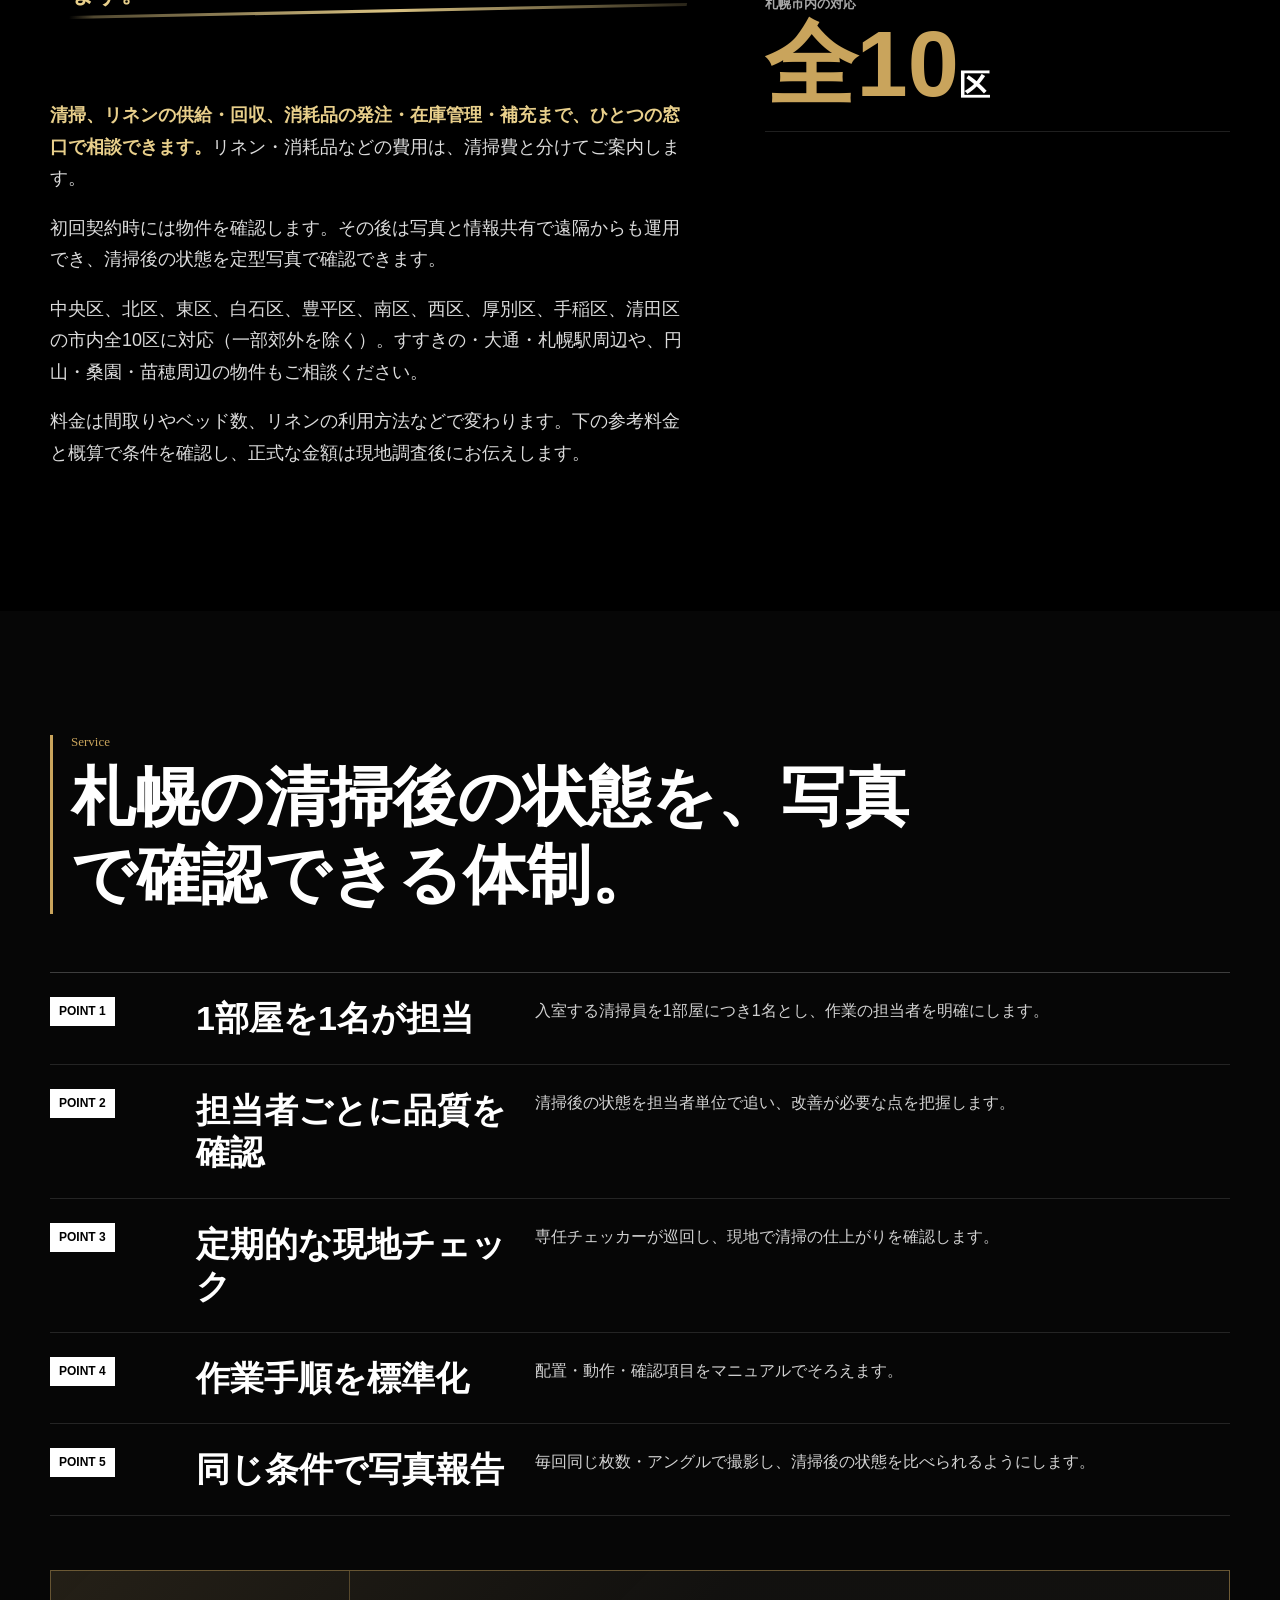
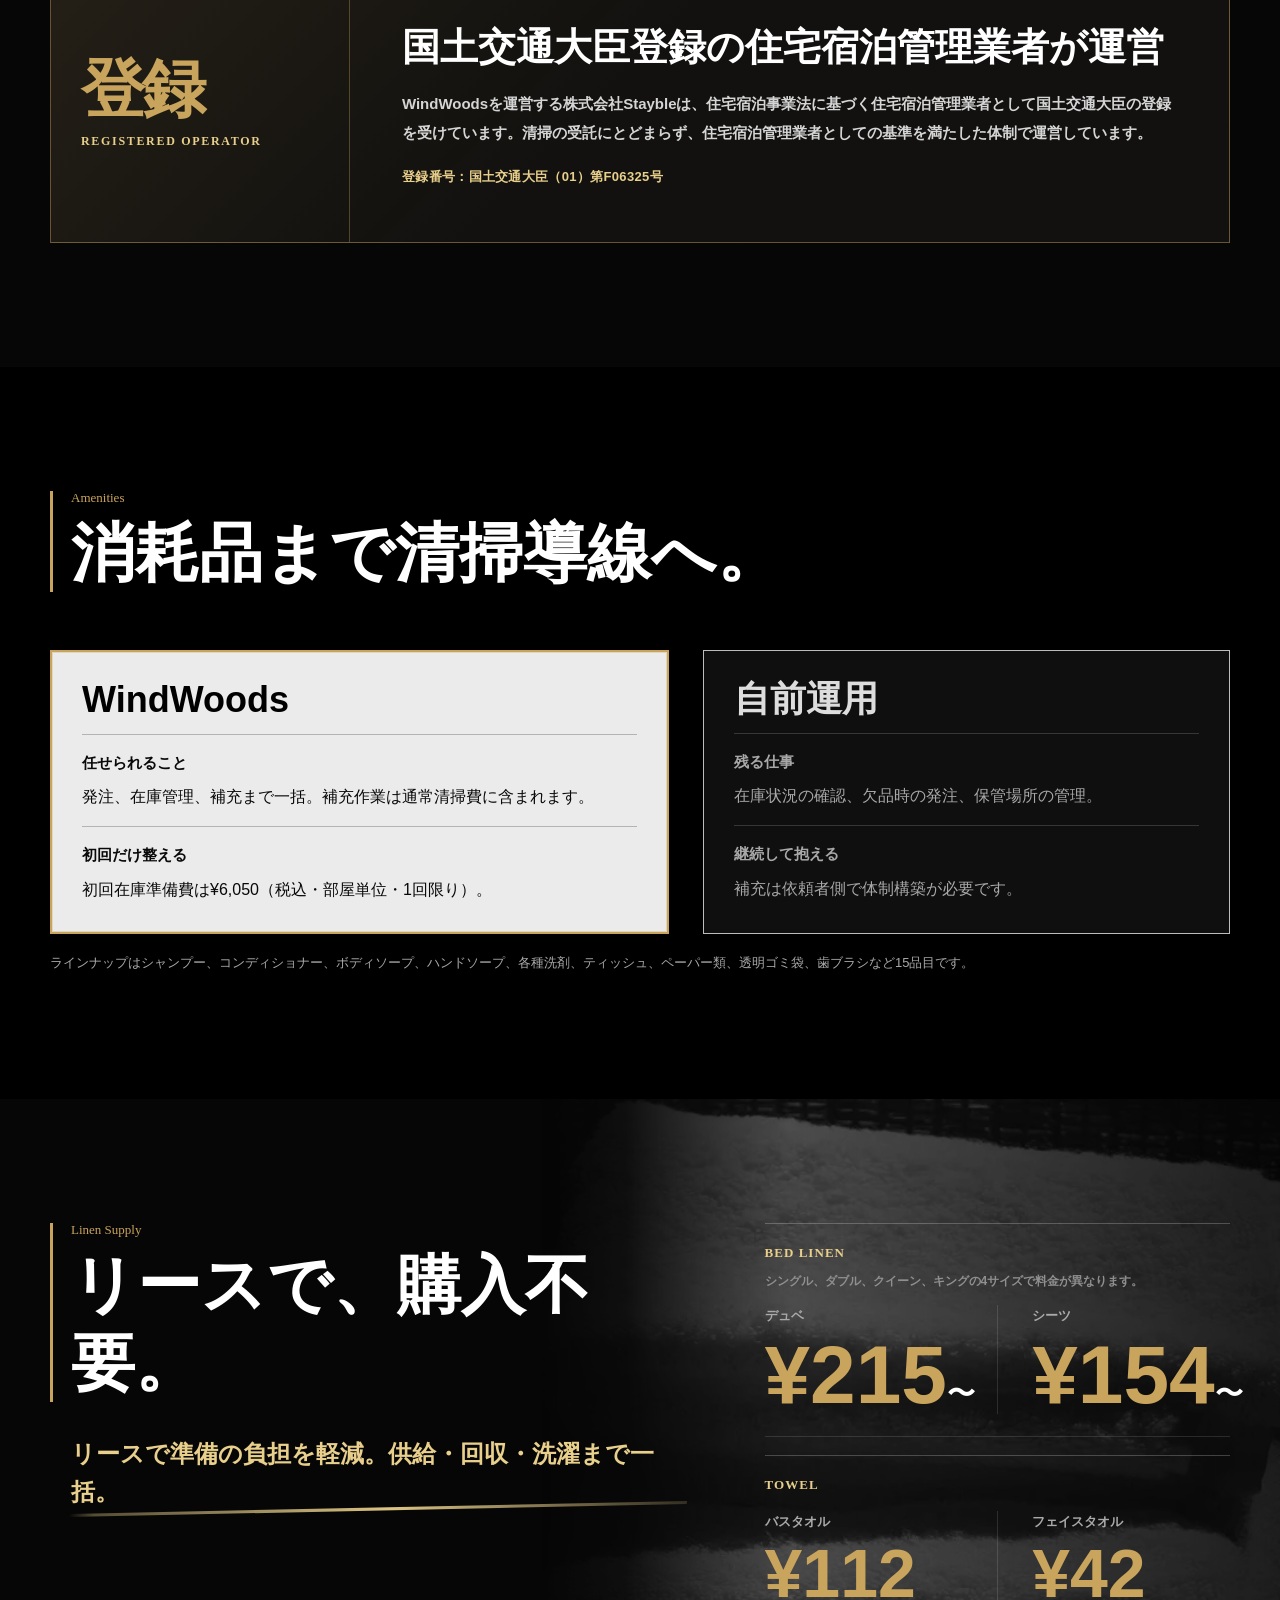
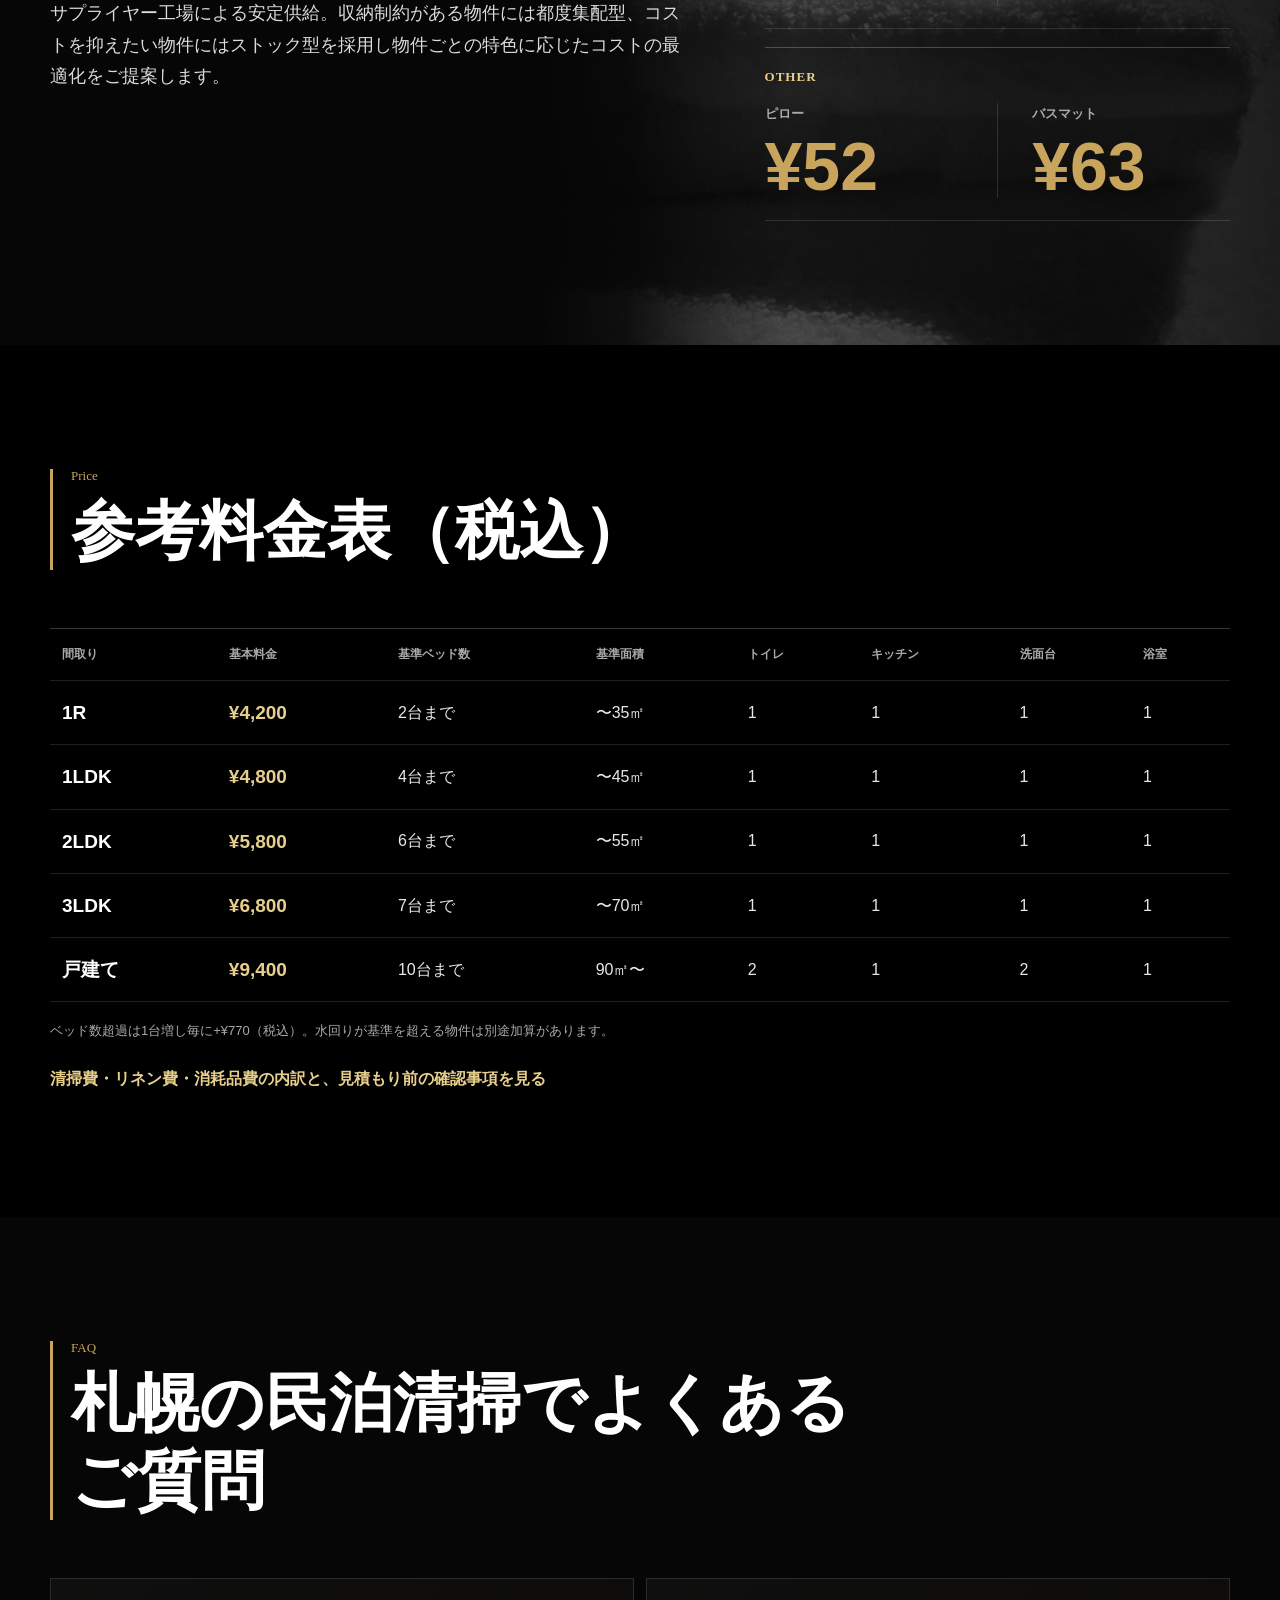
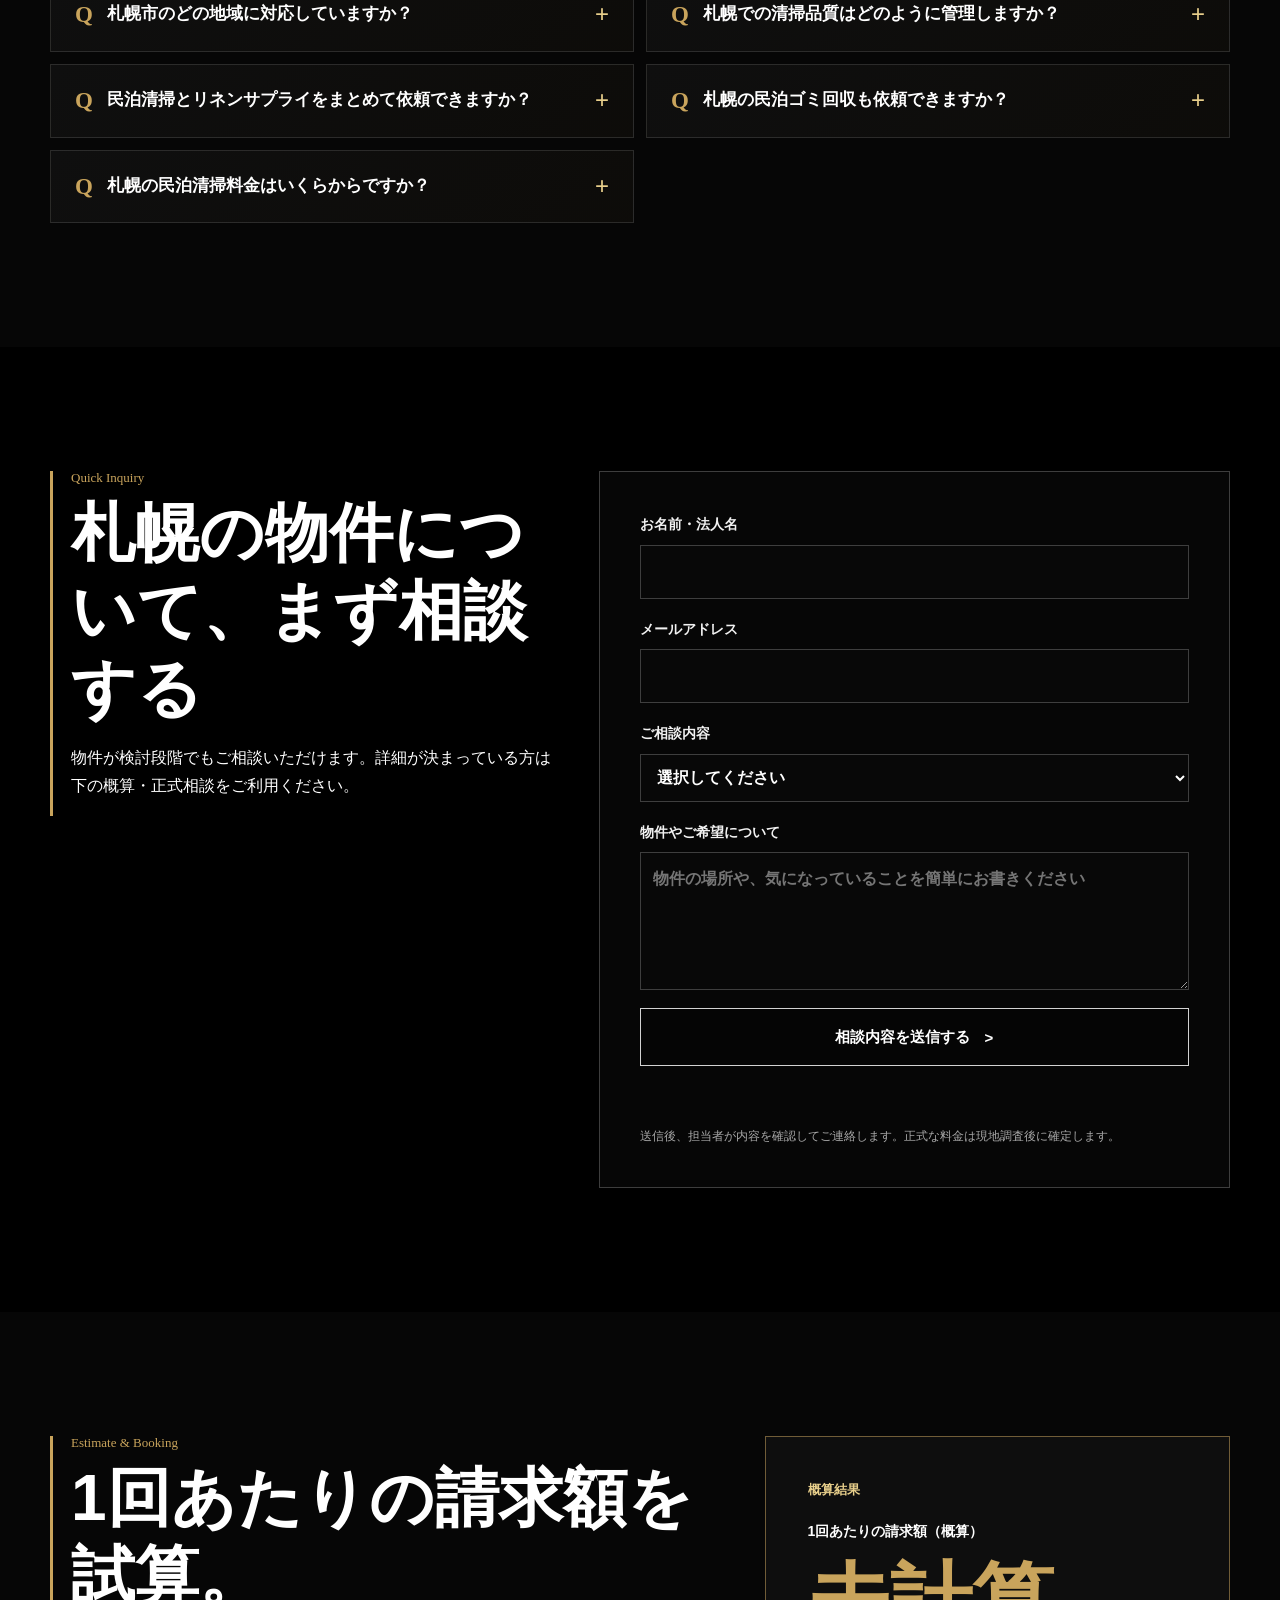
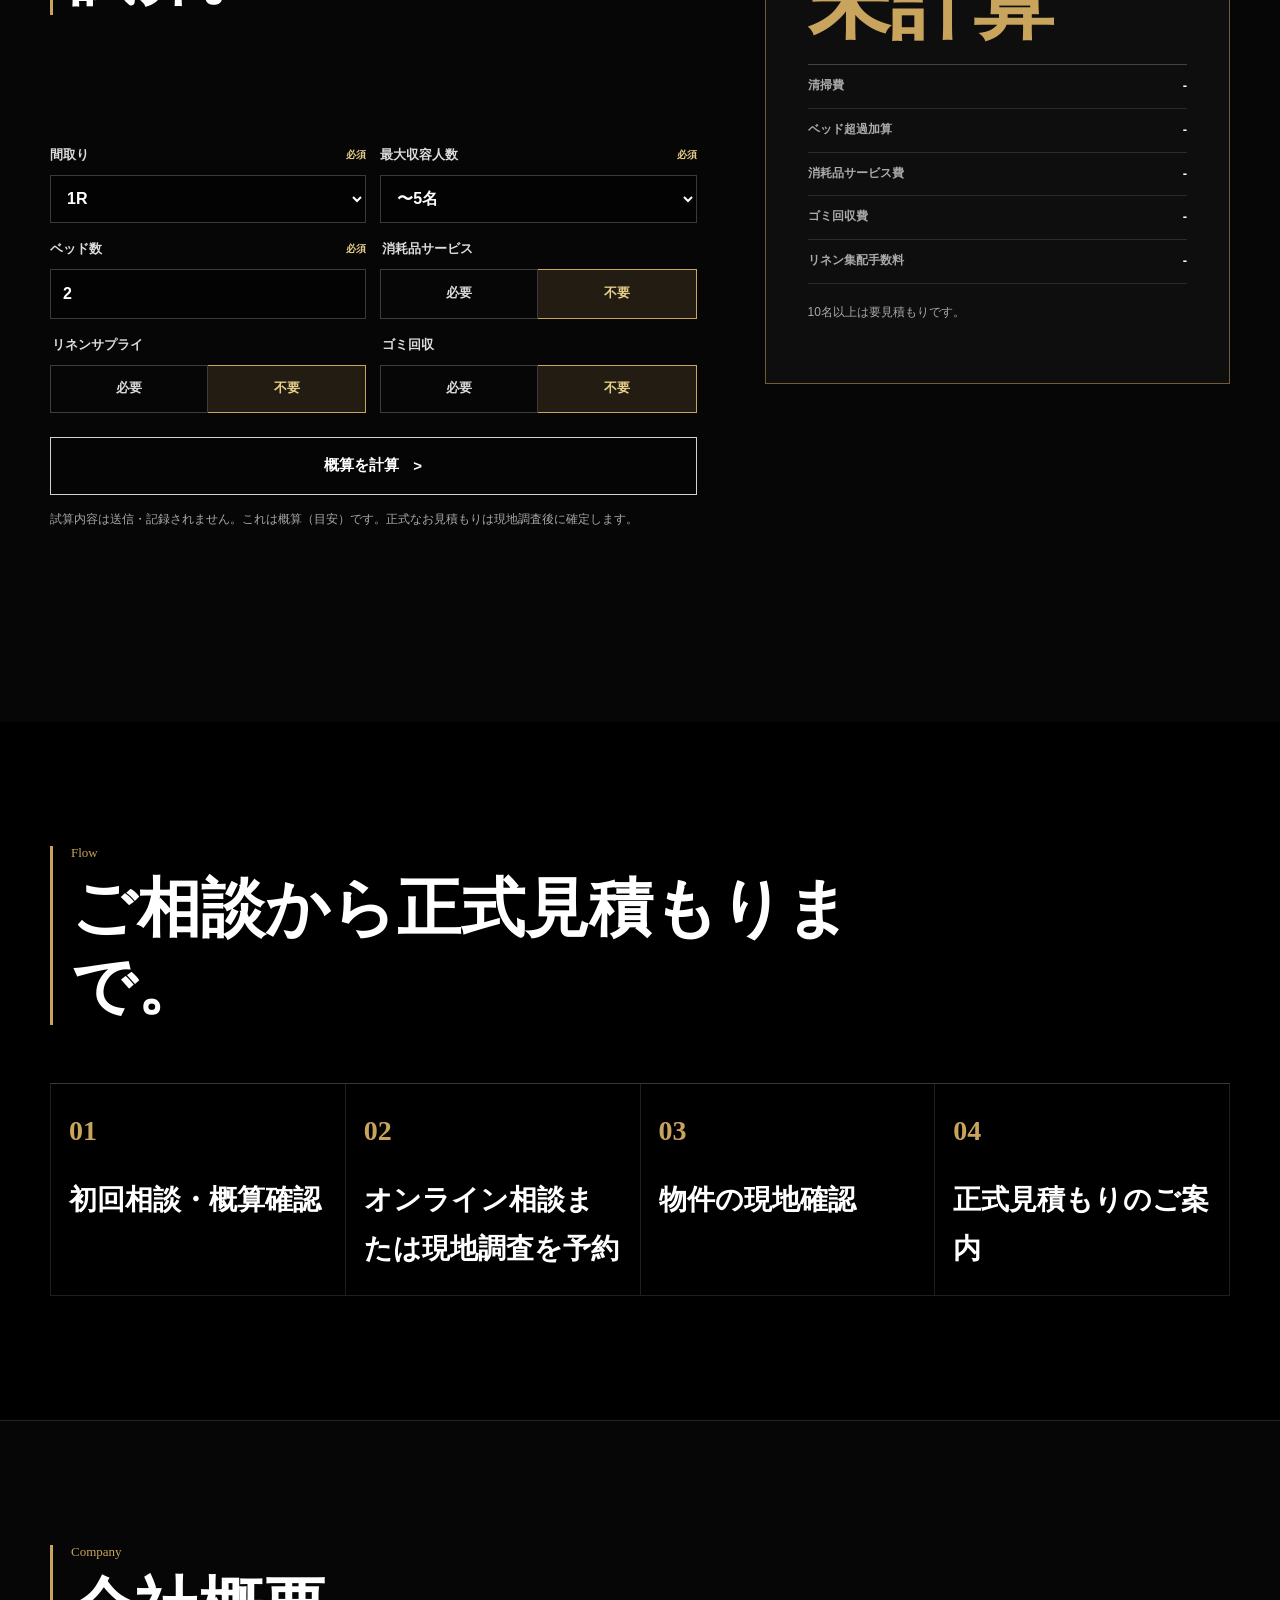
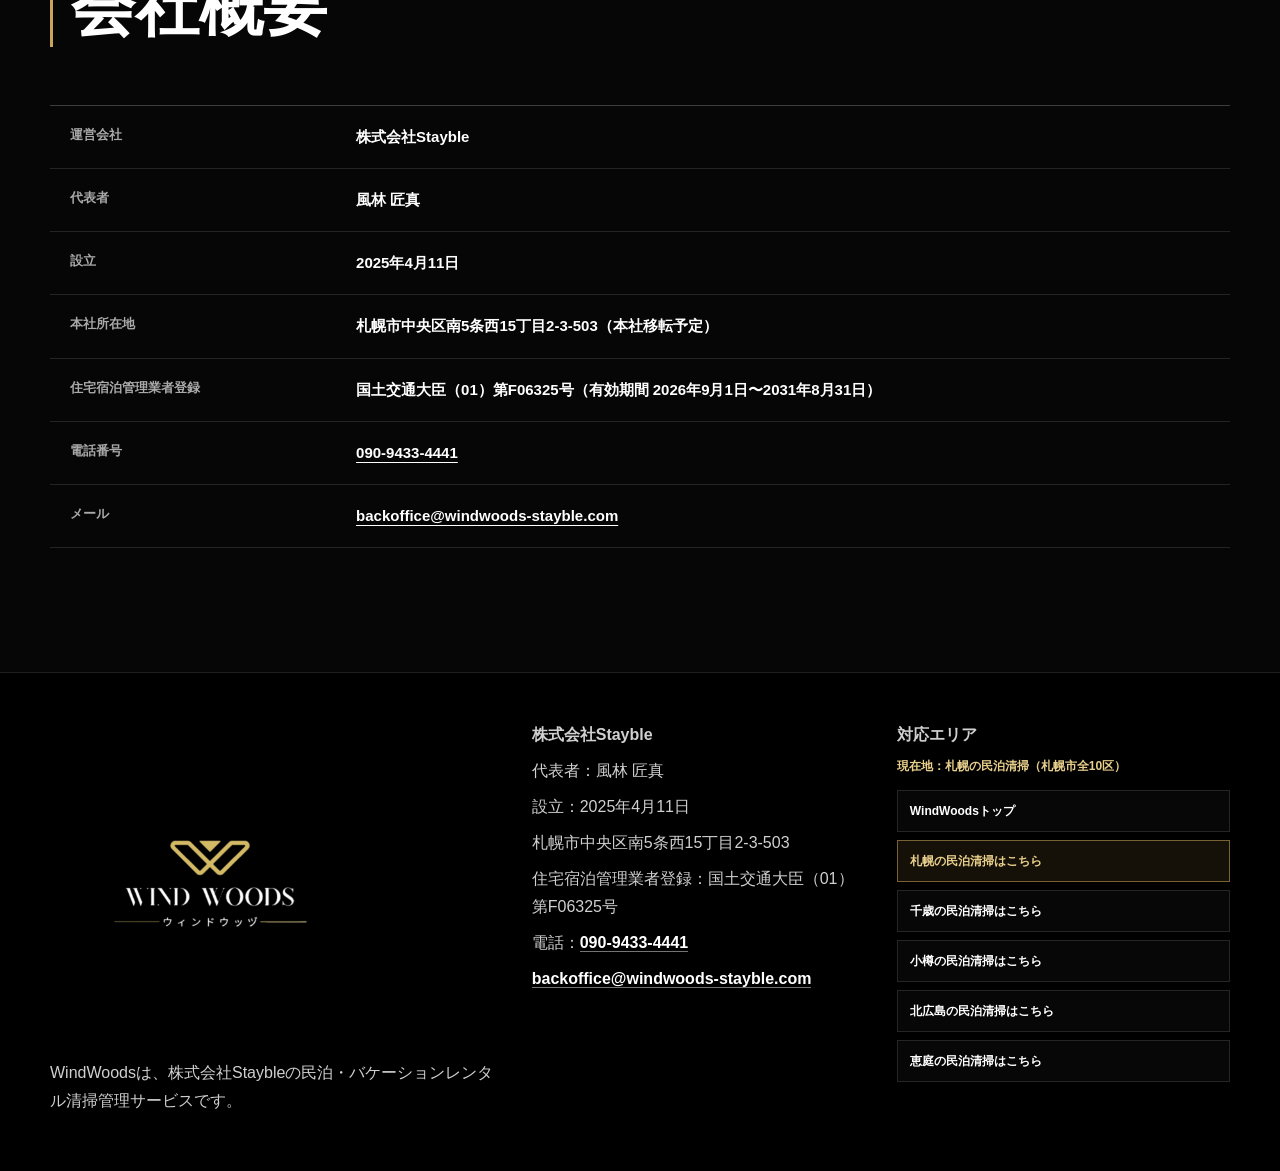
<file: sapporo/index.html>
<!DOCTYPE html>
<html lang="ja">
<head>
  <!-- Google tag (gtag.js) -->
  <script async src="https://www.googletagmanager.com/gtag/js?id=AW-18418113981"></script>
  <script>
    window.dataLayer = window.dataLayer || [];
    function gtag(){dataLayer.push(arguments);}
    gtag('js', new Date());

    gtag('config', 'AW-18418113981');
  </script>
  <meta charset="utf-8">
  <meta name="viewport" content="width=device-width, initial-scale=1">

  <!-- AREA SEO: SAPPORO - duplicate this block and replace area values for new area pages. -->
  <title>札幌の民泊清掃代行｜リネンサプライ付き｜WindWoods</title>
  <meta name="description" content="札幌市の民泊清掃代行・リネンサプライ。客室清掃、リネンの供給・回収、消耗品補充、写真報告を一括対応。市内全10区の物件相談・概算に対応します。">
  <meta name="robots" content="index,follow">
  <meta name="google-site-verification" content="_auHJAM1k-ebnW4tAFM_87XNvqdSuXg91JcpRe6snMU">
  <link rel="canonical" href="https://windwoods-stayble.com/sapporo/">
  <meta property="og:type" content="website">
  <meta property="og:locale" content="ja_JP">
  <meta property="og:site_name" content="WindWoods">
  <meta property="og:title" content="札幌の民泊清掃代行｜リネンサプライ付き｜WindWoods">
  <meta property="og:description" content="札幌市内全10区の民泊清掃とリネンサプライ。すすきの・大通・札幌駅周辺の物件もご相談ください。">
  <meta property="og:url" content="https://windwoods-stayble.com/sapporo/">
  <meta property="og:image" content="https://windwoods-stayble.com/assets/og/sapporo.png">
  <meta property="og:image:width" content="1200">
  <meta property="og:image:height" content="630">
  <meta property="og:image:alt" content="札幌の民泊清掃代行 WindWoods。市内全10区、リネンサプライ付き">
  <meta name="twitter:card" content="summary_large_image">
  <meta name="twitter:title" content="札幌の民泊清掃代行｜リネンサプライ付き｜WindWoods">
  <meta name="twitter:description" content="札幌全10区の民泊清掃とリネン供給を一括相談。概算試算にも対応します。">
  <meta name="twitter:image" content="https://windwoods-stayble.com/assets/og/sapporo.png">
  <meta name="twitter:image:alt" content="札幌の民泊清掃代行 WindWoods。市内全10区、リネンサプライ付き">
  <!-- /AREA SEO: SAPPORO -->

  <!-- COMMON ASSETS: shared across all area pages. -->
  <link rel="icon" href="/favicon.ico" sizes="any">
  <link rel="icon" type="image/svg+xml" href="/favicon.svg">
  <link rel="icon" type="image/png" sizes="96x96" href="/favicon-96x96.png">
  <link rel="apple-touch-icon" href="/apple-touch-icon.png">
  <link rel="manifest" href="/site.webmanifest">
  <link rel="preload" as="image" type="image/webp" href="/assets/web/hero-sapporo-1600.webp" imagesrcset="/assets/web/hero-sapporo-960.webp 960w, /assets/web/hero-sapporo-1600.webp 1600w" imagesizes="100vw" fetchpriority="high">
  <link rel="stylesheet" href="/assets/styles.css">
  <script src="/assets/attribution.js" defer></script>
  <!-- /COMMON ASSETS -->

  <!-- AREA STRUCTURED DATA: one company provides one service in this area; this page is not a separate branch. -->
  <script type="application/ld+json">
  {
    "@context": "https://schema.org",
    "@graph": [
      {
        "@type": "LocalBusiness",
        "@id": "https://windwoods-stayble.com/#organization",
        "name": "WindWoods",
        "legalName": "株式会社Stayble",
        "alternateName": "WIND WOODS",
        "url": "https://windwoods-stayble.com/",
        "logo": { "@type": "ImageObject", "url": "https://windwoods-stayble.com/web-app-manifest-512x512.png", "width": 512, "height": 512 },
        "image": "https://windwoods-stayble.com/assets/og/home.png",
        "email": "backoffice@windwoods-stayble.com",
        "telephone": "090-9433-4441",
        "foundingDate": "2025-04-11",
        "address": { "@type": "PostalAddress", "addressLocality": "札幌市中央区", "streetAddress": "南5条西15丁目2-3-503", "addressRegion": "北海道", "addressCountry": "JP" },
        "areaServed": [{ "@type": "City", "name": "札幌市" }, { "@type": "City", "name": "千歳市" }, { "@type": "City", "name": "小樽市" }, { "@type": "City", "name": "北広島市" }, { "@type": "City", "name": "恵庭市" }],
        "priceRange": "¥4,200〜（税込）",
        "hasCredential": {
          "@type": "EducationalOccupationalCredential",
          "credentialCategory": "住宅宿泊管理業者登録",
          "name": "国土交通大臣（01）第F06325号",
          "recognizedBy": {
            "@type": "GovernmentOrganization",
            "name": "国土交通省"
          },
          "validFrom": "2026-09-01",
          "validUntil": "2031-08-31"
        },
        "openingHours": "Mo-Su 10:00-19:00",
        "openingHoursSpecification": {
          "@type": "OpeningHoursSpecification",
          "dayOfWeek": [
            "Monday",
            "Tuesday",
            "Wednesday",
            "Thursday",
            "Friday",
            "Saturday",
            "Sunday"
          ],
          "opens": "10:00",
          "closes": "19:00"
        },
        "sameAs": ["https://www.stayble.jp/", "https://minpaku.stayble.jp/company/"]
      },
      {
        "@type": "Service",
        "@id": "https://windwoods-stayble.com/sapporo/#service",
        "name": "札幌市の民泊清掃代行・リネンサプライ",
        "serviceType": "民泊・バケーションレンタル清掃管理サービス",
        "url": "https://windwoods-stayble.com/sapporo/",
        "description": "札幌市の民泊清掃代行・リネンサプライ。客室清掃、リネンの供給・回収、消耗品補充、写真報告を一括対応。市内全10区の物件相談・概算に対応します。",
        "provider": { "@id": "https://windwoods-stayble.com/#organization" },
        "areaServed": { "@type": "City", "name": "札幌市" },
        "hasOfferCatalog": {
          "@type": "OfferCatalog",
          "name": "民泊清掃の参考料金（税込）",
          "itemListElement": [
            { "@type": "Offer", "name": "1R 民泊清掃", "price": "4200", "priceCurrency": "JPY" },
            { "@type": "Offer", "name": "1LDK 民泊清掃", "price": "4800", "priceCurrency": "JPY" },
            { "@type": "Offer", "name": "2LDK 民泊清掃", "price": "5800", "priceCurrency": "JPY" },
            { "@type": "Offer", "name": "3LDK 民泊清掃", "price": "6800", "priceCurrency": "JPY" },
            { "@type": "Offer", "name": "戸建て 民泊清掃", "price": "9400", "priceCurrency": "JPY" }
          ]
        }
      },
      {
        "@type": "WebPage",
        "@id": "https://windwoods-stayble.com/sapporo/#webpage",
        "url": "https://windwoods-stayble.com/sapporo/",
        "name": "札幌の民泊清掃代行｜リネンサプライ付き｜WindWoods",
        "mainEntity": { "@id": "https://windwoods-stayble.com/sapporo/#service" },
        "primaryImageOfPage": "https://windwoods-stayble.com/assets/og/sapporo.png",
        "dateModified": "2026-10-03",
        "inLanguage": "ja-JP"
      }
    ]
  }
  </script>
  <script type="application/ld+json">
  {
    "@context": "https://schema.org",
    "@type": "BreadcrumbList",
    "itemListElement": [
      { "@type": "ListItem", "position": 1, "name": "トップ", "item": "https://windwoods-stayble.com/" },
      { "@type": "ListItem", "position": 2, "name": "札幌", "item": "https://windwoods-stayble.com/sapporo/" }
    ]
  }
  </script>
  <!-- /AREA STRUCTURED DATA: SAPPORO -->
</head>
<body data-page="area" data-area="sapporo">
  <header class="site-header" aria-label="サイトヘッダー">
    <a class="brand" href="#top" aria-label="WindWoods 札幌ページ上部">
      <img src="/favicon.svg" alt="WindWoods" width="52" height="52">
    </a>
    <p class="header-proof"><span>ご契約</span><strong>約240</strong><span>室</span></p>
    <nav class="desktop-nav" aria-label="主要ナビゲーション">
      <a href="#top">ホーム</a>
      <a href="#linen">リネンについて</a>
      <a href="#consumables">消耗品について</a>
      <a href="#company">会社概要</a>
      <a href="#estimate-reservation">お問い合わせ</a>
    </nav>
    <details class="mobile-menu">
      <summary><span class="menu-lines" aria-hidden="true"></span><span class="sr-only">メニュー</span></summary>
      <nav aria-label="モバイルナビゲーション">
        <a href="#top">ホーム</a>
        <a href="#locality">札幌対応</a>
        <a href="#linen">リネン</a>
        <a href="#prices">料金</a>
        <a href="#estimate-reservation">お問い合わせ</a>
      </nav>
    </details>
  </header>
  <nav class="breadcrumb" aria-label="パンくず">
    <div class="section-inner breadcrumb-inner">
      <a href="/">トップ</a>
      <span aria-current="page">札幌</span>
    </div>
  </nav>

  <main>
    <section class="hero" id="top" aria-label="すすきのや大通、札幌駅周辺の宿泊物件にも対応する札幌の民泊清掃代行サービス">
      <img class="hero-image" src="/assets/web/hero-sapporo-1600.webp" srcset="/assets/web/hero-sapporo-960.webp 960w, /assets/web/hero-sapporo-1600.webp 1600w" sizes="100vw" alt="すすきのや大通、札幌駅周辺の宿泊物件にも対応する札幌の民泊清掃代行サービスの客室イメージ" width="1600" height="900" fetchpriority="high">
      <div class="hero-inner">
        <p class="hero-small">札幌の宿泊を支える<br>“リネンサプライ”付き</p>
        <h1><span class="hero-area-name">札幌の</span>民泊清掃代行<br>サービス</h1>
        <p class="hero-value">客室清掃、リネンの供給・回収、消耗品補充まで一社に。札幌市内全10区（一部郊外を除く）の物件を相談できます。</p>
        <div class="hero-actions"><a class="button" href="#estimate-reservation">概算を試す</a><a class="button button-secondary" href="#quick-contact">まず相談する</a></div>
        <p class="hero-english">Providing spotless cleaning services<br>for hotel listings in Sapporo</p>
      </div>
    </section>

    <!-- AREA CONTENT: SAPPORO - replace this locality block per BUSINESS.md section 12 for new area pages. -->
    <section class="section locality" id="locality">
      <div class="section-inner locality-grid">
        <div class="section-heading">
          <p class="section-kicker">Sapporo</p>
          <h2 class="locality-title"><span>札幌の民泊清掃、</span><span>リネンと補充も</span><span>まとめて。</span></h2>
        </div>
        <p class="section-catch"><span>清掃後の状態を写真で確認。</span><span>遠方からの運営にも対応します。</span></p>
        <p class="locality-mobile-lead">清掃・リネン供給・消耗品補充をまとめて相談。初回の現地確認後は、定型写真で清掃後の状態を確認できます。</p>
        <div class="locality-copy">
          <p><strong>清掃、リネンの供給・回収、消耗品の発注・在庫管理・補充まで、ひとつの窓口で相談できます。</strong><span class="mobile-break"></span>リネン・消耗品などの費用は、清掃費と分けてご案内します。</p>
          <p>初回契約時には物件を確認します。<span class="mobile-break"></span>その後は写真と情報共有で遠隔からも運用でき、清掃後の状態を定型写真で確認できます。</p>
          <p>中央区、北区、東区、白石区、豊平区、南区、<span class="mobile-break"></span>西区、厚別区、手稲区、清田区の市内全10区に対応（一部郊外を除く）。<span class="mobile-break"></span>すすきの・大通・札幌駅周辺や、円山・桑園・苗穂周辺の物件もご相談ください。</p>
          <p>料金は間取りやベッド数、リネンの利用方法などで変わります。<span class="mobile-break"></span>下の参考料金と概算で条件を確認し、正式な金額は現地調査後にお伝えします。</p>
        </div>
        <details class="locality-accordion">
          <summary>札幌の物件で相談できること</summary>
          <div>
            <p>客室清掃とあわせて、リネンサプライ、消耗品の管理・補充、定型写真による報告を相談できます。各サービスの料金条件は下の料金・概算でご確認ください。</p>
            <p>初回契約時には現地確認が必要です。以後は写真と情報共有で遠隔運用できます。市内全10区に対応していますが、一部郊外は個別に確認します。</p>
          </div>
        </details>
        <dl class="locality-numbers">
          <div><dt>契約管理室数</dt><dd>約240<span>室</span></dd></div>
          <div><dt>年間清掃件数</dt><dd>15,000<span>件</span></dd></div>
          <div><dt>札幌市内の対応</dt><dd>全10<span>区</span></dd></div>
        </dl>
      </div>
    </section>
    <!-- /AREA CONTENT: SAPPORO -->

    <section class="section points" id="service">
      <div class="section-inner">
        <div class="section-heading">
          <p class="section-kicker">Service</p>
          <h2>札幌の清掃後の状態を、写真で確認できる体制。</h2>
        </div>
        <ol class="point-rail">
          <li><span>POINT 1</span><strong>1部屋を1名が担当</strong>入室する清掃員を1部屋につき1名とし、作業の担当者を明確にします。</li>
          <li><span>POINT 2</span><strong>担当者ごとに品質を確認</strong>清掃後の状態を担当者単位で追い、改善が必要な点を把握します。</li>
          <li><span>POINT 3</span><strong>定期的な現地チェック</strong>専任チェッカーが巡回し、現地で清掃の仕上がりを確認します。</li>
          <li><span>POINT 4</span><strong>作業手順を標準化</strong>配置・動作・確認項目をマニュアルでそろえます。</li>
          <li><span>POINT 5</span><strong>同じ条件で写真報告</strong>毎回同じ枚数・アングルで撮影し、清掃後の状態を比べられるようにします。</li>
        </ol>
        <aside class="license-proof license-proof--desktop" aria-labelledby="license-title">
          <div class="license-proof-label"><strong>登録</strong>Registered operator</div>
          <div class="license-proof-body">
            <h3 id="license-title">国土交通大臣登録の住宅宿泊管理業者が運営</h3>
            <p>WindWoodsを運営する株式会社Staybleは、住宅宿泊事業法に基づく住宅宿泊管理業者として国土交通大臣の登録を受けています。清掃の受託にとどまらず、住宅宿泊管理業者としての基準を満たした体制で運営しています。</p>
            <p class="license-proof-number">登録番号：国土交通大臣（01）第F06325号</p>
          </div>
        </aside>
        <aside class="license-proof license-proof--mobile" aria-labelledby="license-title-mobile">
          <p class="license-proof-label">国土交通大臣登録</p>
          <h3 id="license-title-mobile">住宅宿泊管理業者が運営</h3>
          <p>株式会社Staybleは、住宅宿泊事業法に基づく登録を受けた住宅宿泊管理業者です。管理業者としての基準を満たした体制でWindWoodsを運営しています。</p>
          <p class="license-proof-number">国土交通大臣（01）第F06325号</p>
        </aside>
      </div>
    </section>

    <section class="section operation" id="consumables">
      <div class="section-inner">
        <div class="section-heading">
          <p class="section-kicker">Amenities</p>
          <h2>消耗品まで清掃導線へ。</h2>
        </div>
        <div class="operation-compare" role="group" aria-label="消耗品オペレーション比較">
          <section class="operation-column is-brand" aria-labelledby="operation-brand-title">
            <h3 id="operation-brand-title">WindWoods</h3>
            <div class="operation-item"><strong>任せられること</strong><span class="desktop-copy">発注、在庫管理、補充まで一括。補充作業は通常清掃費に含まれます。</span><span class="mobile-copy">発注・在庫・補充まで一括</span></div>
            <div class="operation-item"><strong>初回だけ整える</strong><span class="desktop-copy">初回在庫準備費は¥6,050（税込・部屋単位・1回限り）。</span><span class="mobile-copy">初回のみ¥6,050（税込）</span></div>
          </section>
          <section class="operation-column is-self" aria-labelledby="operation-self-title">
            <h3 id="operation-self-title">自前運用</h3>
            <div class="operation-item"><strong>残る仕事</strong><span class="desktop-copy">在庫状況の確認、欠品時の発注、保管場所の管理。</span><span class="mobile-copy">確認・発注・保管が残る</span></div>
            <div class="operation-item"><strong>継続して抱える</strong><span class="desktop-copy">補充は依頼者側で体制構築が必要です。</span><span class="mobile-copy">補充体制を自社で構築</span></div>
          </section>
        </div>
        <p class="note">ラインナップはシャンプー、コンディショナー、ボディソープ、ハンドソープ、各種洗剤、ティッシュ、ペーパー類、透明ゴミ袋、歯ブラシなど15品目です。</p>
      </div>
    </section>

    <section class="section linen" id="linen">
      <div class="section-inner linen-grid">
        <div class="section-heading">
          <p class="section-kicker">Linen Supply</p>
          <h2 class="linen-title"><span>リースで、</span><span>購入不要。</span></h2>
        </div>
        <p class="section-catch linen-catch"><span>リースで準備の負担を軽減。</span><span>供給・回収・洗濯まで一括。</span></p>
        <div class="linen-copy">
          <p>サプライヤー工場による安定供給。収納制約がある物件には都度集配型、コストを抑えたい物件にはストック型を採用し物件ごとの特色に応じたコストの最適化をご提案します。</p>
        </div>
        <div class="linen-board" role="group" aria-label="リネン単価">
          <section class="linen-band is-bed">
            <p>BED LINEN</p>
            <span class="linen-band-note">シングル、ダブル、クイーン、キングの4サイズで料金が異なります。</span>
            <dl class="linen-pair">
              <div><dt>デュベ</dt><dd>¥215<span>〜</span></dd></div>
              <div><dt>シーツ</dt><dd>¥154<span>〜</span></dd></div>
            </dl>
          </section>
          <section class="linen-band is-towel">
            <p>TOWEL</p>
            <dl class="linen-pair">
              <div><dt>バスタオル</dt><dd>¥112</dd></div>
              <div><dt>フェイスタオル</dt><dd>¥42</dd></div>
            </dl>
          </section>
          <section class="linen-band is-other">
            <p>OTHER</p>
            <dl class="linen-pair">
              <div><dt>ピロー</dt><dd>¥52</dd></div>
              <div><dt>バスマット</dt><dd>¥63</dd></div>
            </dl>
          </section>
        </div>
      </div>
    </section>

    <section class="section prices" id="prices">
      <div class="section-inner">
        <div class="section-heading">
          <p class="section-kicker">Price</p>
          <h2>参考料金表（税込）</h2>
        </div>
        <section class="table-wrap" aria-label="参考料金表" tabindex="0">
          <table class="price-table">
            <thead>
              <tr>
                <th scope="col">間取り</th>
                <th scope="col">基本料金</th>
                <th scope="col">基準ベッド数</th>
                <th scope="col">基準面積</th>
                <th scope="col">トイレ</th>
                <th scope="col">キッチン</th>
                <th scope="col">洗面台</th>
                <th scope="col">浴室</th>
              </tr>
            </thead>
            <tbody>
              <tr><td>1R</td><td>¥4,200</td><td>2台まで</td><td>〜35㎡</td><td>1</td><td>1</td><td>1</td><td>1</td></tr>
              <tr><td>1LDK</td><td>¥4,800</td><td>4台まで</td><td>〜45㎡</td><td>1</td><td>1</td><td>1</td><td>1</td></tr>
              <tr><td>2LDK</td><td>¥5,800</td><td>6台まで</td><td>〜55㎡</td><td>1</td><td>1</td><td>1</td><td>1</td></tr>
              <tr><td>3LDK</td><td>¥6,800</td><td>7台まで</td><td>〜70㎡</td><td>1</td><td>1</td><td>1</td><td>1</td></tr>
              <tr><td>戸建て</td><td>¥9,400</td><td>10台まで</td><td>90㎡〜</td><td>2</td><td>1</td><td>2</td><td>1</td></tr>
            </tbody>
          </table>
        </section>
        <div class="price-mobile-list" role="group" aria-label="スマホ用参考料金">
          <div><strong>1R</strong><span>¥4,200</span><small>2台まで / 〜35㎡</small></div>
          <div><strong>1LDK</strong><span>¥4,800</span><small>4台まで / 〜45㎡</small></div>
          <div><strong>2LDK</strong><span>¥5,800</span><small>6台まで / 〜55㎡</small></div>
          <div><strong>3LDK</strong><span>¥6,800</span><small>7台まで / 〜70㎡</small></div>
          <div><strong>戸建て</strong><span>¥9,400</span><small>10台まで / 90㎡〜</small></div>
        </div>
        <p class="note">ベッド数超過は1台増し毎に+¥770（税込）。水回りが基準を超える物件は別途加算があります。</p>
        <p class="guide-link"><a href="/guide/cleaning-linen-cost/">清掃費・リネン費・消耗品費の内訳と、見積もり前の確認事項を見る</a></p>
      </div>
    </section>

    <section class="section faq" id="faq">
      <div class="section-inner">
        <div class="section-heading"><p class="section-kicker">FAQ</p><h2>札幌の民泊清掃でよくあるご質問</h2></div>
        <div class="faq-grid">
          <details class="faq-item"><summary>札幌市のどの地域に対応していますか？</summary><div class="faq-answer"><p>中央区・北区・東区・白石区・豊平区・南区・西区・厚別区・手稲区・清田区の全10区に対応しています。札幌駅、すすきの、大通、狸小路、中島公園、円山、桑園、二十四軒、苗穂周辺もご相談ください。</p></div></details>
          <details class="faq-item"><summary>札幌での清掃品質はどのように管理しますか？</summary><div class="faq-answer"><p>1部屋1名の個人制で責任の所在を明確にし、個人単位で品質を追跡します。抜き打ちチェッカー、詳細なマニュアル、同じ枚数・同じアングルの報告写真で品質を管理します。</p></div></details>
          <details class="faq-item"><summary>民泊清掃とリネンサプライをまとめて依頼できますか？</summary><div class="faq-answer"><p>はい。清掃とリネンの供給・回収に加え、消耗品の発注・在庫管理・補充、ゴミ回収、報告管理まで一括で提供します。リネンは物件に合わせて都度集配型とストック型を使い分けます。</p></div></details>
          <details class="faq-item" id="garbage"><summary>札幌の民泊ゴミ回収も依頼できますか？</summary><div class="faq-answer"><p>ご相談いただけます。基本は物件内での処理をお願いしています。回収を利用する場合は毎回の回収手数料がかかり、事業用ゴミ袋代は別途精算します。物件ごとの条件は現地調査時に確認します。</p></div></details>
          <details class="faq-item"><summary>札幌の民泊清掃料金はいくらからですか？</summary><div class="faq-answer"><p>1Rの基本料金は1回4,200円（税込）からです。1LDK 4,800円、2LDK 5,800円、3LDK 6,800円、戸建て9,400円が参考料金で、10名以上は要見積もりです。<a href="#estimate-reservation">概算を試算する</a></p></div></details>
        </div>
      </div>
    </section>

    <section class="section quick-contact" id="quick-contact">
      <div class="section-inner quick-contact-grid">
        <div class="section-heading"><p class="section-kicker">Quick Inquiry</p><h2>札幌の物件について、まず相談する</h2><p>物件が検討段階でもご相談いただけます。詳細が決まっている方は下の概算・正式相談をご利用ください。</p></div>
        <form class="quick-contact-form" data-quick-contact action="https://api.web3forms.com/submit" method="POST">
          <input type="hidden" name="access_key" value="756ca37e-0bf3-48c5-b653-3624c899dbe1">
          <input type="hidden" name="subject" value="【WindWoods 札幌】初回相談">
          <input type="hidden" name="from_name" value="WindWoods 札幌LP">
          <input type="hidden" name="area" value="札幌">
          <input type="hidden" name="form_type" value="初回相談">
          <input type="checkbox" name="botcheck" class="sr-only" tabindex="-1" aria-hidden="true">
          <label>お名前・法人名<input name="name" autocomplete="name" required></label>
          <label>メールアドレス<input name="email" type="email" autocomplete="email" required></label>
          <label>ご相談内容<select name="interest" required><option value="" selected disabled>選択してください</option><option>清掃・リネンをまとめて相談</option><option>清掃代行について相談</option><option>リネン供給について相談</option><option>料金・対応エリアを相談</option></select></label>
          <label>物件やご希望について<textarea name="message" rows="4" placeholder="物件の場所や、気になっていることを簡単にお書きください" required></textarea></label>
          <button class="button" type="submit">相談内容を送信する</button>
          <p class="quick-contact-status" data-quick-contact-status role="status" aria-live="polite"></p>
          <p class="quick-contact-note">送信後、担当者が内容を確認してご連絡します。正式な料金は現地調査後に確定します。</p>
        </form>
      </div>
    </section>

    <section class="section estimate" id="estimate-reservation">
      <div class="section-inner estimate-grid">
        <div class="section-heading">
          <p class="section-kicker">Estimate &amp; Booking</p>
          <h2 class="estimate-title"><span>1回あたりの</span><span>請求額を試算。</span></h2>
        </div>
        <form class="estimate-form" data-estimate-form>
          <div class="estimate-field">
            <label for="estimate-layout">間取り <span>必須</span></label>
            <select id="estimate-layout" name="layout" required>
              <option value="1R">1R</option>
              <option value="1LDK">1LDK</option>
              <option value="2LDK">2LDK</option>
              <option value="3LDK">3LDK</option>
              <option value="house">戸建て</option>
            </select>
          </div>
          <div class="estimate-field">
            <label for="estimate-guests">最大収容人数 <span>必須</span></label>
            <select id="estimate-guests" name="guests" required>
              <option value="u5">〜5名</option>
              <option value="u7">6〜7名</option>
              <option value="u9">8〜9名</option>
              <option value="o10">10名以上</option>
            </select>
          </div>
          <div class="estimate-field">
            <label for="estimate-beds">ベッド数 <span>必須</span></label>
            <input id="estimate-beds" name="beds" type="number" min="0" step="1" inputmode="numeric" value="2" required>
          </div>
          <fieldset class="estimate-toggle">
            <legend>消耗品サービス</legend>
            <label><input type="radio" name="amenities" value="yes">必要</label>
            <label><input type="radio" name="amenities" value="no" checked>不要</label>
          </fieldset>
          <fieldset class="estimate-toggle">
            <legend>リネンサプライ</legend>
            <label><input type="radio" name="linen" value="yes">必要</label>
            <label><input type="radio" name="linen" value="no" checked>不要</label>
          </fieldset>
          <fieldset class="estimate-toggle">
            <legend>ゴミ回収</legend>
            <label><input type="radio" name="trash" value="yes">必要</label>
            <label><input type="radio" name="trash" value="no" checked>不要</label>
          </fieldset>
          <button class="button estimate-submit" type="submit">概算を計算</button>
          <p class="estimate-disclaimer">試算内容は送信・記録されません。これは概算（目安）です。正式なお見積もりは現地調査後に確定します。</p>
        </form>
        <div class="estimate-panel" data-estimate-result aria-live="polite">
          <p class="placeholder-status">概算結果</p>
          <p class="estimate-result-label">1回あたりの請求額（概算）</p>
          <p class="estimate-result-amount" data-estimate-amount>未計算</p>
          <dl class="estimate-breakdown" data-estimate-breakdown>
            <div><dt>清掃費</dt><dd>-</dd></div>
            <div><dt>ベッド超過加算</dt><dd>-</dd></div>
            <div><dt>消耗品サービス費</dt><dd>-</dd></div>
            <div><dt>ゴミ回収費</dt><dd>-</dd></div>
            <div><dt>リネン集配手数料</dt><dd>-</dd></div>
          </dl>
          <p class="estimate-note" data-estimate-note>10名以上は要見積もりです。</p>
          <div class="estimate-actions" data-consult-actions hidden>
            <button class="button" type="button" data-open-consult>この内容で相談する</button>
            <p>連絡先と物件情報を入力後、オンライン相談または現地調査の希望日時を選べます。</p>
          </div>
        </div>
        <form class="booking-form" data-booking-form hidden>
          <input type="hidden" name="access_key" value="756ca37e-0bf3-48c5-b653-3624c899dbe1">
          <input type="hidden" name="subject" value="【WindWoods 札幌】見積もり・予約問い合わせ">
          <input type="hidden" name="from_name" value="WindWoods 札幌LP">
          <input type="checkbox" name="botcheck" class="sr-only" tabindex="-1">
          <input type="hidden" name="area" value="札幌">
          <input type="hidden" name="estimate_amount" data-hidden-estimate-amount>
          <input type="hidden" name="booking_type_label" data-hidden-booking-type>
          <input type="hidden" name="estimate_breakdown" data-hidden-estimate-breakdown>
          <input type="hidden" name="estimate_note" data-hidden-estimate-note>
          <input type="hidden" name="message" data-message-field>
          <div class="booking-form-head">
            <p class="section-kicker">Contact</p>
            <h3>連絡先と物件情報</h3>
            <p>概算の試行は送信されません。このフォーム送信時のみ、入力内容と概算結果をWindWoodsへ送信します。</p>
          </div>
          <div class="booking-choice" role="radiogroup" aria-label="相談種別">
            <label><input type="radio" name="booking_type" value="online" checked>オンラインで相談</label>
            <label><input type="radio" name="booking_type" value="onsite">現地調査を予約</label>
          </div>
          <div class="booking-grid">
            <div class="booking-field">
              <label for="contact-email">メールアドレス <span>必須</span></label>
              <input id="contact-email" name="email" type="email" autocomplete="email" required>
            </div>
            <div class="booking-field">
              <label for="contact-company">法人名（または屋号） <span>必須</span></label>
              <input id="contact-company" name="company_name" type="text" autocomplete="organization" required>
            </div>
            <div class="booking-field">
              <label for="property-name">物件名 <span>必須</span></label>
              <input id="property-name" name="property_name" type="text" required>
            </div>
            <div class="booking-field">
              <label for="room-number">お部屋番号 <span>必須</span></label>
              <input id="room-number" name="room_number" type="text" required>
            </div>
            <div class="booking-field is-wide">
              <label for="property-address">物件ご住所 <span>必須</span></label>
              <input id="property-address" name="property_address" type="text" autocomplete="address-line1" required>
            </div>
            <fieldset class="booking-choice is-compact">
              <legend>駐車場の有無 <span>必須</span></legend>
              <label><input type="radio" name="parking" value="あり" required>あり</label>
              <label><input type="radio" name="parking" value="なし">なし</label>
            </fieldset>
            <div class="booking-field">
              <label for="checkout-time">チェックアウト時刻 <span>必須</span></label>
              <select id="checkout-time" name="checkout_time" required>
                <option value="" selected disabled>選択</option>
                <option value="10:00">10:00</option>
                <option value="11:00">11:00</option>
                <option value="12:00">12:00</option>
                <option value="13:00">13:00</option>
                <option value="14:00">14:00</option>
                <option value="15:00">15:00</option>
                <option value="16:00">16:00</option>
                <option value="17:00">17:00</option>
                <option value="18:00">18:00</option>
              </select>
            </div>
            <div class="booking-field">
              <label for="checkin-time">チェックイン時刻 <span>必須</span></label>
              <select id="checkin-time" name="checkin_time" required>
                <option value="" selected disabled>選択</option>
                <option value="10:00">10:00</option>
                <option value="11:00">11:00</option>
                <option value="12:00">12:00</option>
                <option value="13:00">13:00</option>
                <option value="14:00">14:00</option>
                <option value="15:00">15:00</option>
                <option value="16:00">16:00</option>
                <option value="17:00">17:00</option>
                <option value="18:00">18:00</option>
              </select>
            </div>
            <div class="booking-field">
              <label for="first-cleaning-date">ご希望の初回清掃日</label>
              <input id="first-cleaning-date" name="first_cleaning_date" type="date">
            </div>
            <div class="booking-field">
              <label for="ota-url">OTAリスティングURL</label>
              <input id="ota-url" name="ota_url" type="url" inputmode="url">
            </div>
            <div class="booking-field is-wide">
              <label for="contact-message">ご要望・ご質問</label>
              <textarea id="contact-message" name="request_message" rows="4"></textarea>
            </div>
          </div>
          <div class="linen-detail-fields" data-linen-details hidden>
            <p>リネン枚数 <span>リネンサプライ利用時は必須</span></p>
            <div class="linen-count-grid">
              <label>バスタオル<input name="bath_towels" type="number" min="0" step="1" inputmode="numeric" placeholder="0" disabled></label>
              <label>フェイスタオル<input name="face_towels" type="number" min="0" step="1" inputmode="numeric" placeholder="0" disabled></label>
              <label>バスマット<input name="bath_mats" type="number" min="0" step="1" inputmode="numeric" placeholder="0" disabled></label>
              <label>ピローケース<input name="pillow_cases" type="number" min="0" step="1" inputmode="numeric" placeholder="0" disabled></label>
              <label>S デュベカバー<input name="s_duvet_covers" type="number" min="0" step="1" inputmode="numeric" placeholder="0" disabled></label>
              <label>S ベッドシーツ<input name="s_bed_sheets" type="number" min="0" step="1" inputmode="numeric" placeholder="0" disabled></label>
              <label>D デュベカバー<input name="d_duvet_covers" type="number" min="0" step="1" inputmode="numeric" placeholder="0" disabled></label>
              <label>D ベッドシーツ<input name="d_bed_sheets" type="number" min="0" step="1" inputmode="numeric" placeholder="0" disabled></label>
              <label>Q デュベカバー<input name="q_duvet_covers" type="number" min="0" step="1" inputmode="numeric" placeholder="0" disabled></label>
              <label>Q ベッドシーツ<input name="q_bed_sheets" type="number" min="0" step="1" inputmode="numeric" placeholder="0" disabled></label>
              <label>K デュベカバー<input name="k_duvet_covers" type="number" min="0" step="1" inputmode="numeric" placeholder="0" disabled></label>
              <label>K ベッドシーツ<input name="k_bed_sheets" type="number" min="0" step="1" inputmode="numeric" placeholder="0" disabled></label>
            </div>
          </div>
          <button class="button booking-submit" type="submit" data-booking-submit>送信して予約へ進む</button>
          <p class="booking-status" data-booking-status aria-live="polite"></p>
        </form>
        <section class="timerex-panel" data-timerex-section hidden>
          <p class="section-kicker">Booking Calendar</p>
          <h3>続いて希望日時を選んでください</h3>
          <p>オンライン相談・現地調査のどちらを選んだ場合も、同じ空き枠から日時を選択します。</p>
          <div id="timerex_calendar" data-url="https://timerex.net/s/backoffice_2d75_815f/578bd81f"></div>
          <p><a href="https://timerex.net/s/backoffice_2d75_815f/578bd81f" target="_blank" rel="noopener noreferrer">カレンダーが表示されない場合はTimeRexで日時を選ぶ</a></p>
        </section>
        <section class="completion-panel" data-completion-panel hidden>
          <p class="section-kicker">Complete</p>
          <h3>ご予約を承りました</h3>
          <p><strong>TimeRexの確認メールをご確認ください。</strong>予約日時と、オンライン会議URLまたは現地での集合方法はメールの案内に従ってください。</p>
          <dl data-completion-summary>
            <div><dt>種別</dt><dd>-</dd></div>
            <div><dt>物件名</dt><dd>-</dd></div>
            <div><dt>概算金額</dt><dd>-</dd></div>
          </dl>
          <p class="completion-read-note">当日までにご一読いただけますとスムーズに打ち合わせが進みます。</p>
          <a class="button" href="/service-overview.pdf" download>サービス概要書をダウンロード</a>
        </section>
      </div>
    </section>

    <section class="section flow" id="flow">
      <div class="section-inner">
        <div class="section-heading">
          <p class="section-kicker">Flow</p>
          <h2>ご相談から正式見積もりまで。</h2>
        </div>
        <ol class="timeline">
          <li><span>01</span>初回相談・概算確認</li>
          <li><span>02</span>オンライン相談または現地調査を予約</li>
          <li><span>03</span>物件の現地確認</li>
          <li><span>04</span>正式見積もりのご案内</li>
        </ol>
      </div>
    </section>

    <section class="section company-overview" id="company">
      <div class="section-inner">
        <div class="section-heading">
          <p class="section-kicker">Company</p>
          <h2>会社概要</h2>
        </div>
        <dl class="company-facts-desktop">
          <div><dt>運営会社</dt><dd>株式会社Stayble</dd></div>
          <div><dt>代表者</dt><dd>風林 匠真</dd></div>
          <div><dt>設立</dt><dd>2025年4月11日</dd></div>
          <div><dt>本社所在地</dt><dd>札幌市中央区南5条西15丁目2-3-503（本社移転予定）</dd></div>
          <div><dt>住宅宿泊管理業者登録</dt><dd>国土交通大臣（01）第F06325号（有効期間 2026年9月1日〜2031年8月31日）</dd></div>
          <div><dt>電話番号</dt><dd><a href="tel:09094334441">090-9433-4441</a></dd></div>
          <div><dt>メール</dt><dd><a href="mailto:backoffice@windwoods-stayble.com">backoffice@windwoods-stayble.com</a></dd></div>
        </dl>
        <div class="company-facts-mobile">
          <section class="company-mobile-license" aria-label="住宅宿泊管理業者登録">
            <p>住宅宿泊管理業者登録</p>
            <strong>国土交通大臣（01）<br>第F06325号</strong>
            <p>有効期間 2026年9月1日〜2031年8月31日</p>
          </section>
          <dl class="company-mobile-meta">
            <div><dt>運営会社</dt><dd>株式会社Stayble</dd></div>
            <div><dt>代表者</dt><dd>風林 匠真</dd></div>
            <div class="is-wide"><dt>本社所在地</dt><dd>札幌市中央区南5条西15丁目2-3-503<br>（本社移転予定）</dd></div>
          </dl>
          <div class="company-mobile-contact">
            <a href="tel:09094334441">電話する</a>
            <a href="mailto:backoffice@windwoods-stayble.com">メールする</a>
          </div>
        </div>
      </div>
    </section>

  </main>

  <footer class="site-footer">
    <div class="section-inner footer-grid">
      <div>
        <img class="footer-logo" src="/assets/logo-full.png" alt="WindWoods 株式会社Stayble" width="1000" height="1000" loading="lazy" decoding="async">
        <p>WindWoodsは、株式会社Staybleの民泊・バケーションレンタル清掃管理サービスです。</p>
      </div>
      <div>
        <p><strong>株式会社Stayble</strong></p>
        <p>代表者：風林 匠真</p>
        <p>設立：2025年4月11日</p>
        <p>札幌市中央区南5条西15丁目2-3-503</p>
        <p>住宅宿泊管理業者登録：国土交通大臣（01）第F06325号</p>
        <p>電話：<a href="tel:09094334441">090-9433-4441</a></p>
        <p><a href="mailto:backoffice@windwoods-stayble.com">backoffice@windwoods-stayble.com</a></p>
      </div>
      <div>
        <p><strong>対応エリア</strong></p>
        <p class="footer-area-current">現在地：札幌の民泊清掃（札幌市全10区）</p>
        <nav class="footer-area-links" aria-label="フッターの対応エリア">
          <a href="/">WindWoodsトップ</a>
          <span aria-current="page">札幌の民泊清掃はこちら</span>
          <a href="/chitose/">千歳の民泊清掃はこちら</a>
          <a href="/otaru/">小樽の民泊清掃はこちら</a>
          <a href="/kitahiroshima/">北広島の民泊清掃はこちら</a>
          <a href="/eniwa/">恵庭の民泊清掃はこちら</a>
        </nav>
      </div>
    </div>
  </footer>
  <script src="/assets/analytics.js" defer></script>
  <script src="/assets/estimate-calculator.js" defer></script>
  <script src="/assets/quick-inquiry.js" defer></script>
</body>
</html>
</file>
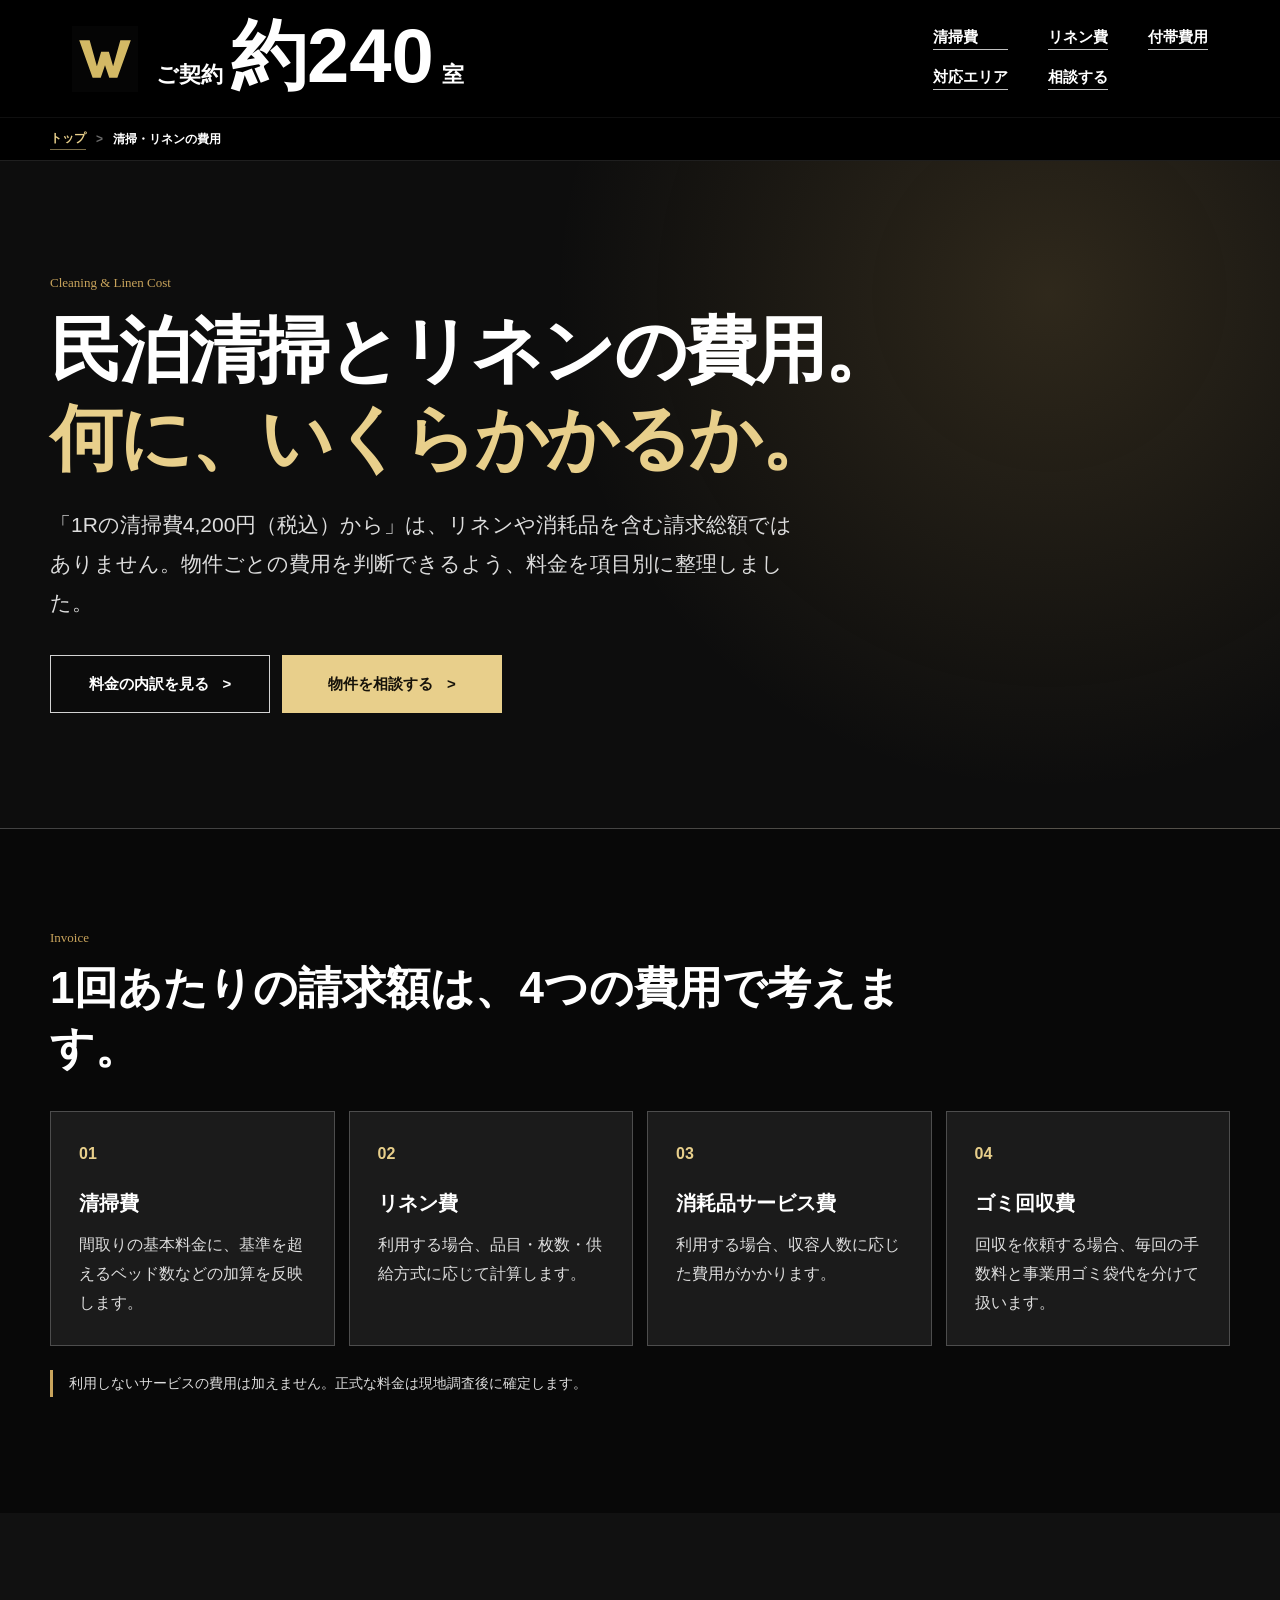
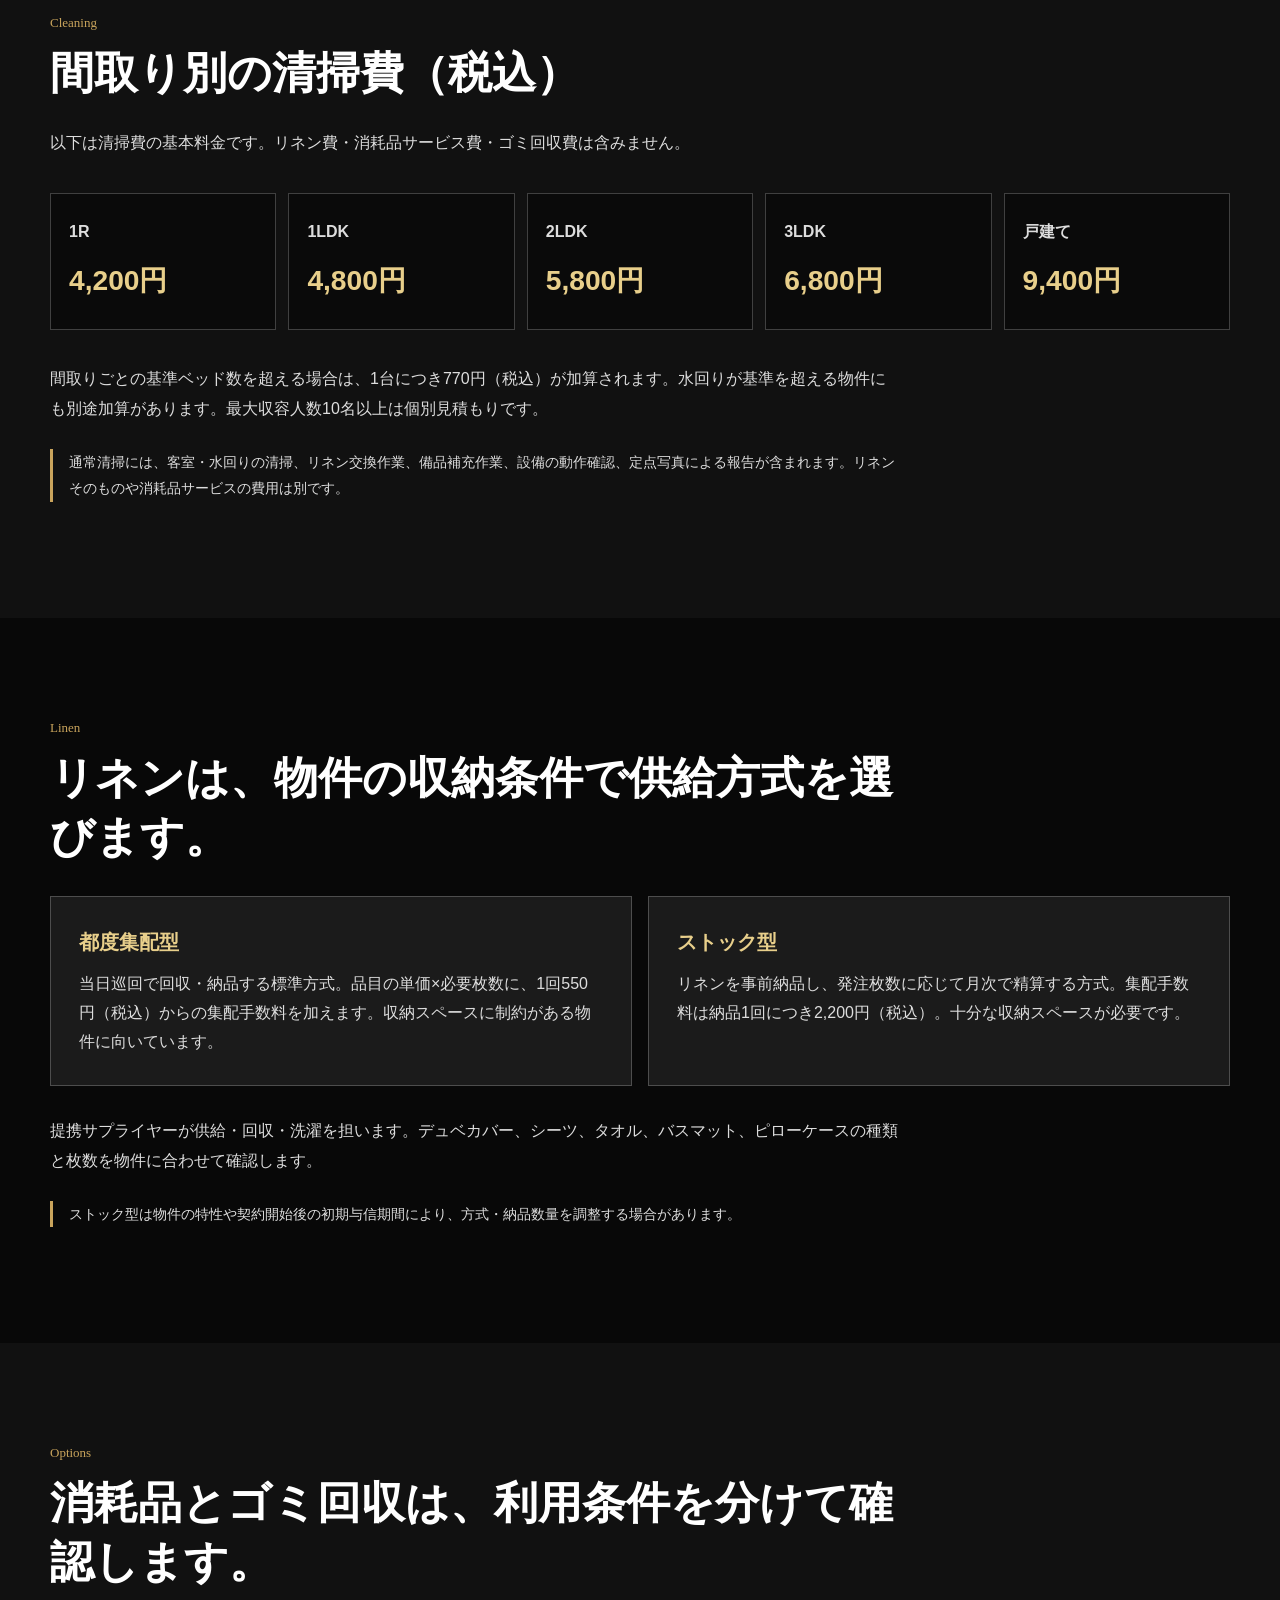
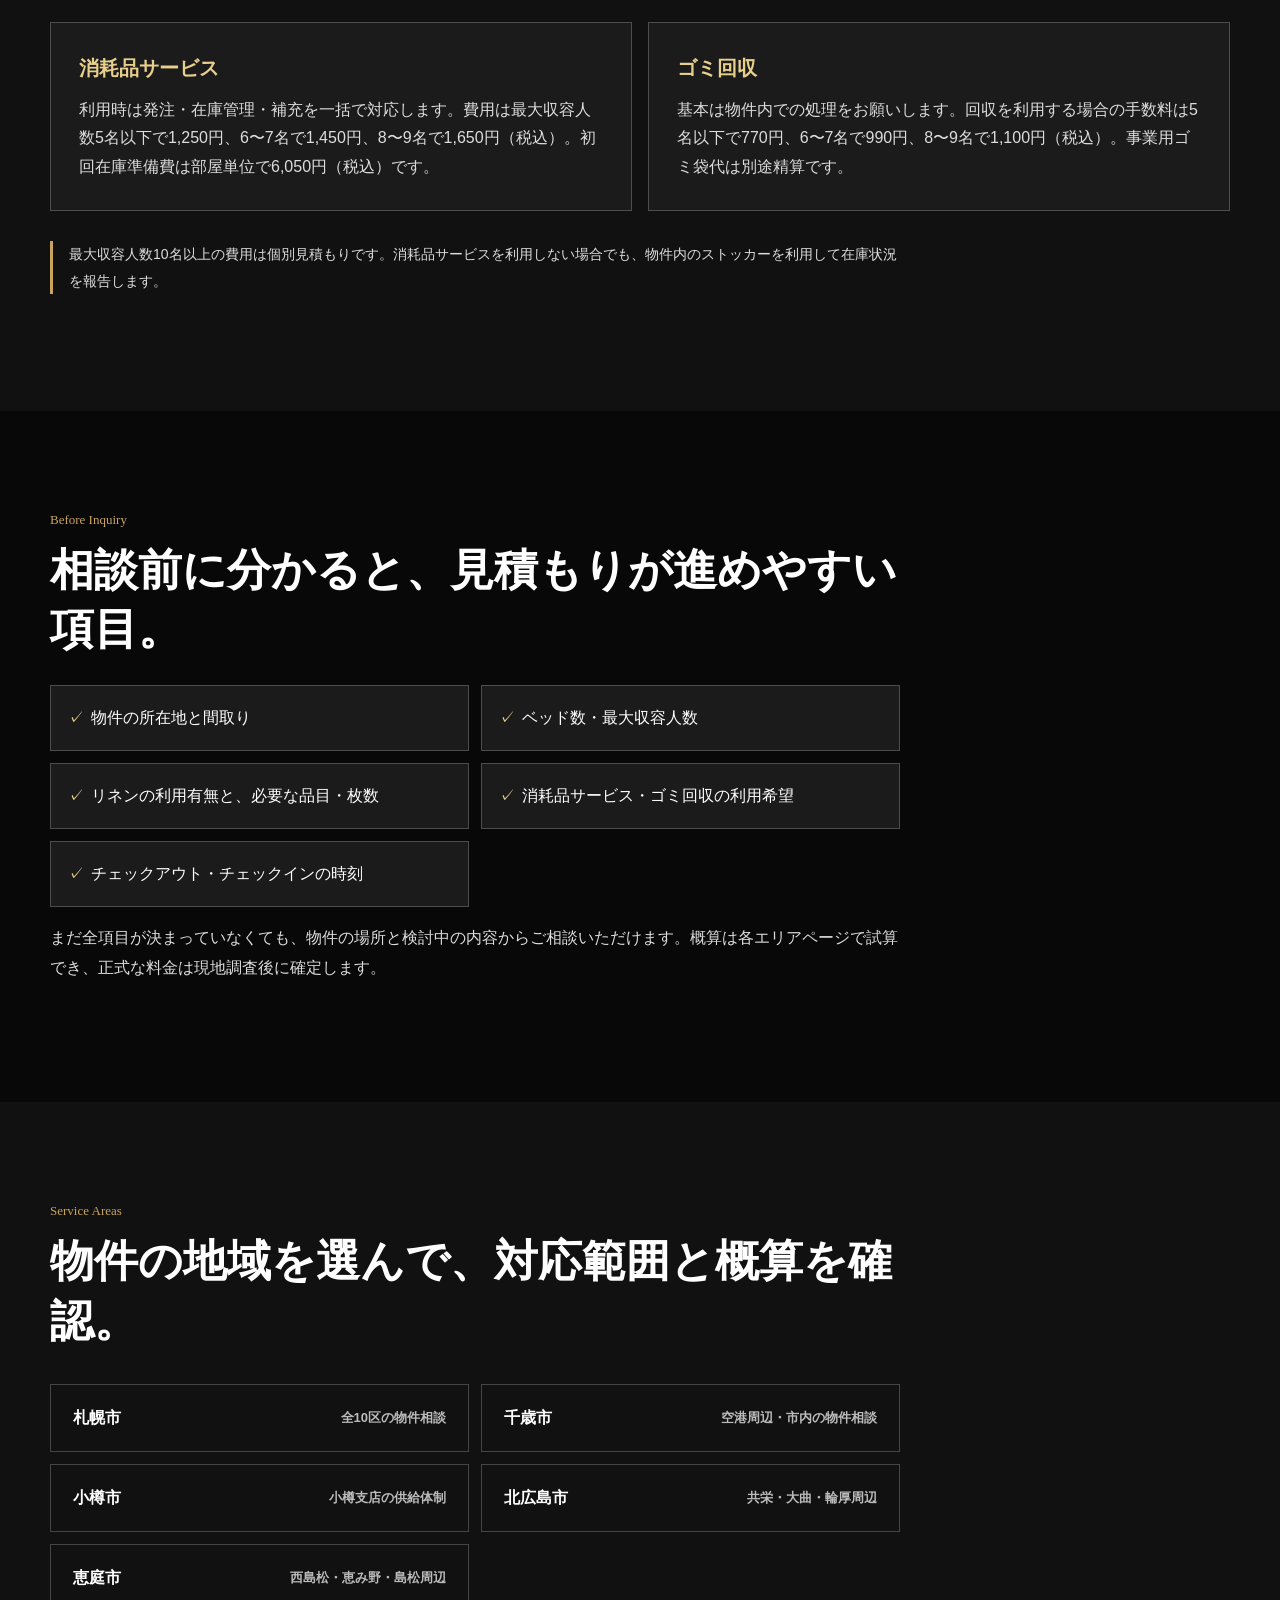
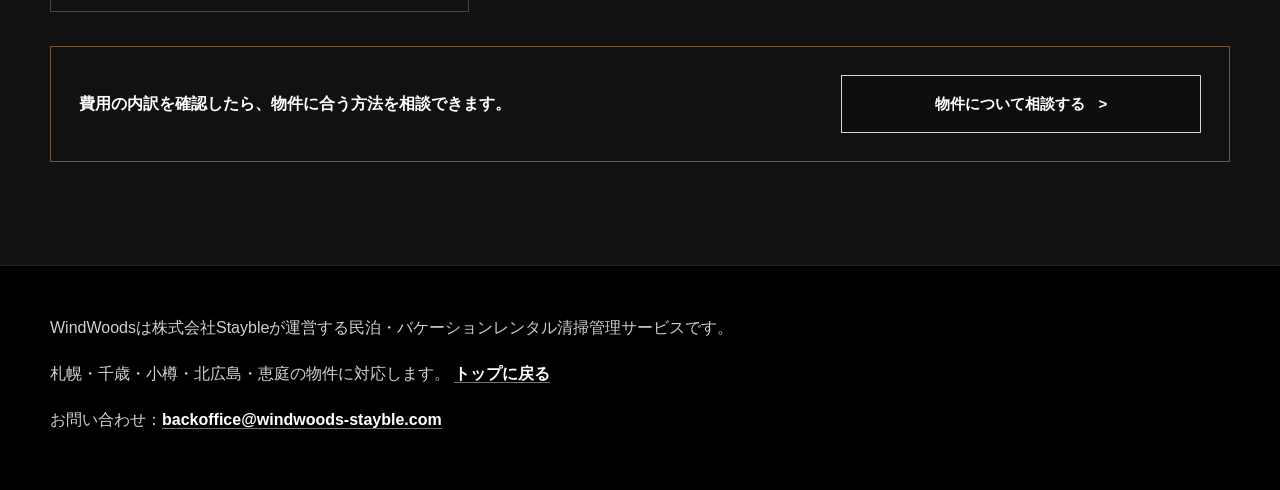
<file: guide/cleaning-linen-cost/index.html>
<!DOCTYPE html>
<html lang="ja">
<head>
  <meta charset="utf-8">
  <meta name="viewport" content="width=device-width, initial-scale=1">
  <title>民泊清掃とリネンサプライの費用｜料金の内訳と依頼前の確認事項｜WindWoods</title>
  <meta name="description" content="民泊清掃とリネンサプライの費用を、清掃費・リネン費・消耗品・ゴミ回収に分けて解説。税込の参考料金、都度集配型とストック型の違い、正式見積もり前に確認する項目をまとめました。">
  <meta name="robots" content="index,follow">
  <link rel="canonical" href="https://windwoods-stayble.com/guide/cleaning-linen-cost/">
  <meta property="og:type" content="article">
  <meta property="og:locale" content="ja_JP">
  <meta property="og:site_name" content="WindWoods">
  <meta property="og:title" content="民泊清掃とリネンサプライの費用｜WindWoods">
  <meta property="og:description" content="清掃費とリネン費を分けて確認。税込の参考料金と依頼前の確認事項。">
  <meta property="og:url" content="https://windwoods-stayble.com/guide/cleaning-linen-cost/">
  <meta property="og:image" content="https://windwoods-stayble.com/assets/og/home.png">
  <meta name="twitter:card" content="summary_large_image">
  <link rel="icon" href="/favicon.ico" sizes="any">
  <link rel="icon" type="image/svg+xml" href="/favicon.svg">
  <link rel="stylesheet" href="/assets/styles.css">
  <link rel="stylesheet" href="/assets/guide.css">
  <script async src="https://www.googletagmanager.com/gtag/js?id=AW-18418113981"></script>
  <script>window.dataLayer=window.dataLayer||[];function gtag(){dataLayer.push(arguments)}gtag('js',new Date());gtag('config','AW-18418113981');</script>
  <script src="/assets/attribution.js" defer></script>
  <script type="application/ld+json">
  {
    "@context": "https://schema.org",
    "@graph": [
      {
        "@type": "WebPage",
        "@id": "https://windwoods-stayble.com/guide/cleaning-linen-cost/#webpage",
        "url": "https://windwoods-stayble.com/guide/cleaning-linen-cost/",
        "name": "民泊清掃とリネンサプライの費用｜料金の内訳と依頼前の確認事項｜WindWoods",
        "description": "民泊清掃とリネンサプライの費用を清掃費・リネン費・消耗品・ゴミ回収に分けて説明します。",
        "about": { "@id": "https://windwoods-stayble.com/#service" },
        "publisher": { "@id": "https://windwoods-stayble.com/#organization" },
        "dateModified": "2026-10-03",
        "inLanguage": "ja-JP"
      },
      {
        "@type": "BreadcrumbList",
        "itemListElement": [
          { "@type": "ListItem", "position": 1, "name": "トップ", "item": "https://windwoods-stayble.com/" },
          { "@type": "ListItem", "position": 2, "name": "民泊清掃とリネンの費用", "item": "https://windwoods-stayble.com/guide/cleaning-linen-cost/" }
        ]
      }
    ]
  }
  </script>
</head>
<body data-page="guide">
  <header class="site-header" aria-label="サイトヘッダー">
    <a class="brand" href="/" aria-label="WindWoods トップページ"><img src="/favicon.svg" alt="WindWoods" width="52" height="52"></a>
    <p class="header-proof"><span>ご契約</span><strong>約240</strong><span>室</span></p>
    <nav class="desktop-nav" aria-label="主要ナビゲーション">
      <a href="#cost">清掃費</a><a href="#linen">リネン費</a><a href="#options">付帯費用</a><a href="#areas">対応エリア</a><a href="/#quick-contact">相談する</a>
    </nav>
    <details class="mobile-menu">
      <summary><span class="menu-lines" aria-hidden="true"></span><span class="sr-only">メニュー</span></summary>
      <nav aria-label="モバイルナビゲーション"><a href="#cost">清掃費</a><a href="#linen">リネン費</a><a href="#options">付帯費用</a><a href="#areas">対応エリア</a><a href="/#quick-contact">相談する</a></nav>
    </details>
  </header>
  <nav class="breadcrumb" aria-label="パンくず"><div class="section-inner breadcrumb-inner"><a href="/">トップ</a><span aria-current="page">清掃・リネンの費用</span></div></nav>
  <main>
    <section class="guide-hero" aria-labelledby="guide-title">
      <div class="section-inner">
        <p class="section-kicker">Cleaning &amp; Linen Cost</p>
        <h1 id="guide-title">民泊清掃とリネンの費用。<br><span>何に、いくらかかるか。</span></h1>
        <p class="guide-lead">「1Rの清掃費4,200円（税込）から」は、リネンや消耗品を含む請求総額ではありません。物件ごとの費用を判断できるよう、料金を項目別に整理しました。</p>
        <div class="guide-actions"><a class="button" href="#cost">料金の内訳を見る</a><a class="button guide-button-accent" href="/#quick-contact">物件を相談する</a></div>
      </div>
    </section>

    <section class="guide-section" id="breakdown">
      <div class="section-inner">
        <p class="section-kicker">Invoice</p>
        <h2>1回あたりの請求額は、4つの費用で考えます。</h2>
        <div class="guide-cost-grid">
          <article><span>01</span><h3>清掃費</h3><p>間取りの基本料金に、基準を超えるベッド数などの加算を反映します。</p></article>
          <article><span>02</span><h3>リネン費</h3><p>利用する場合、品目・枚数・供給方式に応じて計算します。</p></article>
          <article><span>03</span><h3>消耗品サービス費</h3><p>利用する場合、収容人数に応じた費用がかかります。</p></article>
          <article><span>04</span><h3>ゴミ回収費</h3><p>回収を依頼する場合、毎回の手数料と事業用ゴミ袋代を分けて扱います。</p></article>
        </div>
        <p class="guide-note">利用しないサービスの費用は加えません。正式な料金は現地調査後に確定します。</p>
      </div>
    </section>

    <section class="guide-section guide-section-alt" id="cost">
      <div class="section-inner">
        <p class="section-kicker">Cleaning</p>
        <h2>間取り別の清掃費（税込）</h2>
        <p>以下は清掃費の基本料金です。リネン費・消耗品サービス費・ゴミ回収費は含みません。</p>
        <div class="guide-price-list" role="list" aria-label="間取り別の清掃費">
          <div role="listitem"><span>1R</span><strong>4,200円</strong></div>
          <div role="listitem"><span>1LDK</span><strong>4,800円</strong></div>
          <div role="listitem"><span>2LDK</span><strong>5,800円</strong></div>
          <div role="listitem"><span>3LDK</span><strong>6,800円</strong></div>
          <div role="listitem"><span>戸建て</span><strong>9,400円</strong></div>
        </div>
        <p>間取りごとの基準ベッド数を超える場合は、1台につき770円（税込）が加算されます。水回りが基準を超える物件にも別途加算があります。最大収容人数10名以上は個別見積もりです。</p>
        <p class="guide-note">通常清掃には、客室・水回りの清掃、リネン交換作業、備品補充作業、設備の動作確認、定点写真による報告が含まれます。リネンそのものや消耗品サービスの費用は別です。</p>
      </div>
    </section>

    <section class="guide-section" id="linen">
      <div class="section-inner">
        <p class="section-kicker">Linen</p>
        <h2>リネンは、物件の収納条件で供給方式を選びます。</h2>
        <div class="guide-methods">
          <article><h3>都度集配型</h3><p>当日巡回で回収・納品する標準方式。品目の単価×必要枚数に、1回550円（税込）からの集配手数料を加えます。収納スペースに制約がある物件に向いています。</p></article>
          <article><h3>ストック型</h3><p>リネンを事前納品し、発注枚数に応じて月次で精算する方式。集配手数料は納品1回につき2,200円（税込）。十分な収納スペースが必要です。</p></article>
        </div>
        <p>提携サプライヤーが供給・回収・洗濯を担います。デュベカバー、シーツ、タオル、バスマット、ピローケースの種類と枚数を物件に合わせて確認します。</p>
        <p class="guide-note">ストック型は物件の特性や契約開始後の初期与信期間により、方式・納品数量を調整する場合があります。</p>
      </div>
    </section>

    <section class="guide-section guide-section-alt" id="options">
      <div class="section-inner">
        <p class="section-kicker">Options</p>
        <h2>消耗品とゴミ回収は、利用条件を分けて確認します。</h2>
        <div class="guide-methods">
          <article><h3>消耗品サービス</h3><p>利用時は発注・在庫管理・補充を一括で対応します。費用は最大収容人数5名以下で1,250円、6〜7名で1,450円、8〜9名で1,650円（税込）。初回在庫準備費は部屋単位で6,050円（税込）です。</p></article>
          <article><h3>ゴミ回収</h3><p>基本は物件内での処理をお願いします。回収を利用する場合の手数料は5名以下で770円、6〜7名で990円、8〜9名で1,100円（税込）。事業用ゴミ袋代は別途精算です。</p></article>
        </div>
        <p class="guide-note">最大収容人数10名以上の費用は個別見積もりです。消耗品サービスを利用しない場合でも、物件内のストッカーを利用して在庫状況を報告します。</p>
      </div>
    </section>

    <section class="guide-section" id="prepare">
      <div class="section-inner">
        <p class="section-kicker">Before Inquiry</p>
        <h2>相談前に分かると、見積もりが進めやすい項目。</h2>
        <ul class="guide-checklist"><li>物件の所在地と間取り</li><li>ベッド数・最大収容人数</li><li>リネンの利用有無と、必要な品目・枚数</li><li>消耗品サービス・ゴミ回収の利用希望</li><li>チェックアウト・チェックインの時刻</li></ul>
        <p>まだ全項目が決まっていなくても、物件の場所と検討中の内容からご相談いただけます。概算は各エリアページで試算でき、正式な料金は現地調査後に確定します。</p>
      </div>
    </section>

    <section class="guide-section guide-section-alt" id="areas">
      <div class="section-inner">
        <p class="section-kicker">Service Areas</p>
        <h2>物件の地域を選んで、対応範囲と概算を確認。</h2>
        <nav class="guide-area-links" aria-label="地域別の民泊清掃ページ"><a href="/sapporo/">札幌市 <span>全10区の物件相談</span></a><a href="/chitose/">千歳市 <span>空港周辺・市内の物件相談</span></a><a href="/otaru/">小樽市 <span>小樽支店の供給体制</span></a><a href="/kitahiroshima/">北広島市 <span>共栄・大曲・輪厚周辺</span></a><a href="/eniwa/">恵庭市 <span>西島松・恵み野・島松周辺</span></a></nav>
        <div class="guide-final-cta"><p>費用の内訳を確認したら、物件に合う方法を相談できます。</p><a class="button" href="/#quick-contact">物件について相談する</a></div>
      </div>
    </section>
  </main>
  <footer class="site-footer"><div class="section-inner guide-footer"><p>WindWoodsは株式会社Staybleが運営する民泊・バケーションレンタル清掃管理サービスです。</p><p>札幌・千歳・小樽・北広島・恵庭の物件に対応します。 <a href="/">トップに戻る</a></p><p>お問い合わせ：<a href="mailto:backoffice@windwoods-stayble.com">backoffice@windwoods-stayble.com</a></p></div></footer>
  <script src="/assets/analytics.js" defer></script>
</body>
</html>
</file>
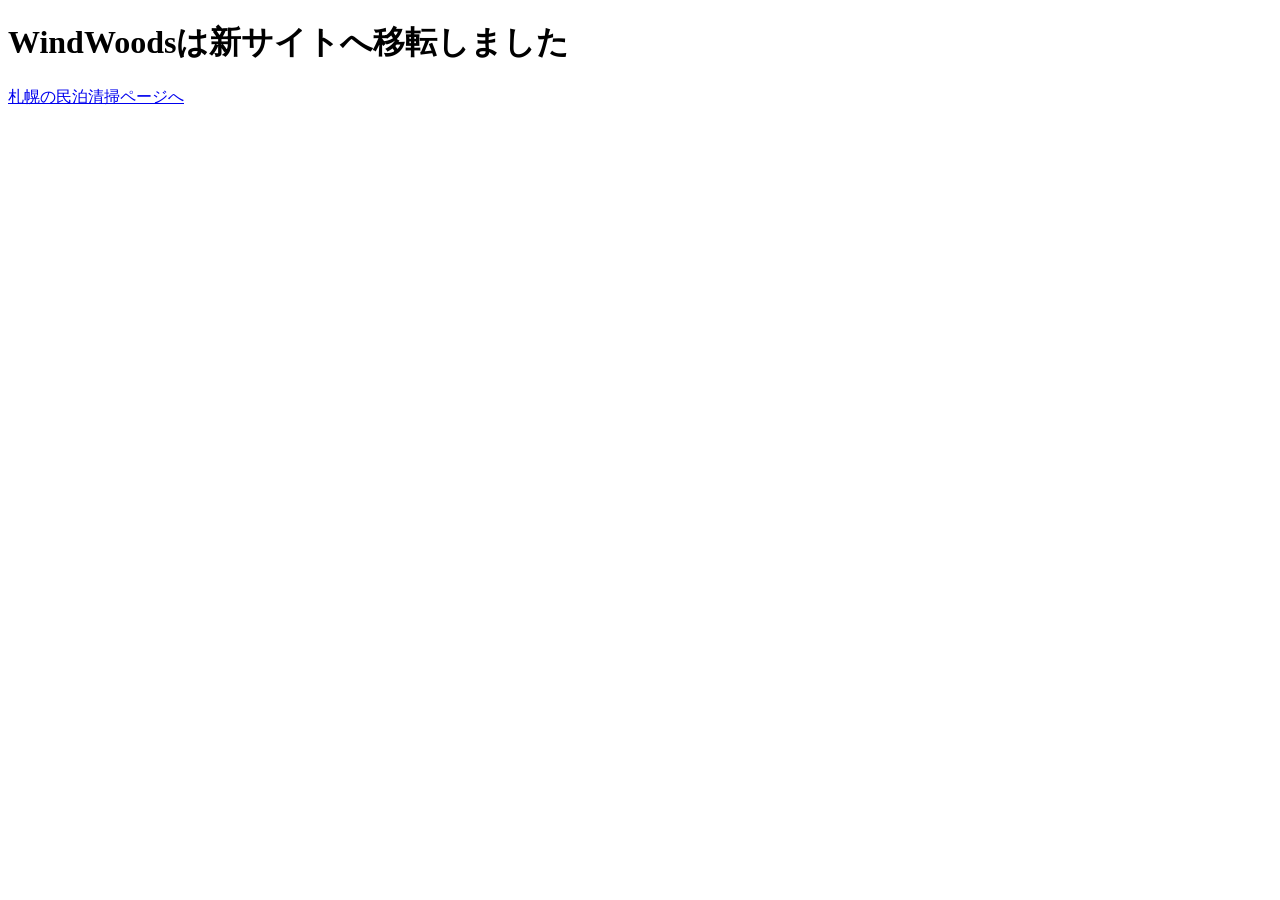
<file: ops/legacy-redirect/index.html>
<!doctype html>
<html lang="ja">
<head>
  <meta charset="utf-8">
  <meta name="robots" content="noindex">
  <meta name="viewport" content="width=device-width, initial-scale=1">
  <title>WindWoodsは新サイトへ移転しました</title>
</head>
<body>
  <h1>WindWoodsは新サイトへ移転しました</h1>
  <p><a href="https://windwoods-stayble.com/sapporo/">札幌の民泊清掃ページへ</a></p>
</body>
</html>
</file>
<file: assets/styles.css>
:root {
  --bg: #000;
  --bg-soft: #070707;
  --panel: #101010;
  --line: rgba(255, 255, 255, 0.22);
  --line-soft: rgba(255, 255, 255, 0.12);
  --text: #fff;
  --muted: #a9a9a9;
  --gold: #c9a45c;
  --gold-soft: #e8cf8b;
  --max: 1180px;
}

* {
  box-sizing: border-box;
}

html {
  scroll-behavior: smooth;
}

body {
  margin: 0;
  background: var(--bg);
  color: var(--text);
  font-family: "Noto Sans JP", "Yu Gothic", "Hiragino Kaku Gothic ProN", Meiryo, sans-serif;
  line-height: 1.75;
  letter-spacing: 0;
  overflow-x: hidden;
}

img {
  display: block;
  max-width: 100%;
  height: auto;
}

[hidden] {
  display: none !important;
}

.sr-only {
  position: absolute;
  width: 1px;
  height: 1px;
  padding: 0;
  overflow: hidden;
  clip: rect(0, 0, 0, 0);
  white-space: nowrap;
  border: 0;
}

.mobile-break {
  display: none;
}

.mobile-copy {
  display: none;
}

a {
  color: inherit;
  text-decoration: none;
}

.site-header {
  position: sticky;
  top: 0;
  z-index: 20;
  display: grid;
  grid-template-columns: auto 1fr auto;
  align-items: center;
  gap: 18px;
  min-height: 76px;
  padding: 12px 20px;
  background: #000;
  border-bottom: 1px solid rgba(255, 255, 255, 0.06);
}

.brand img {
  width: 52px;
  height: 52px;
  object-fit: contain;
}

.header-proof {
  display: flex;
  align-items: baseline;
  gap: 8px;
  margin: 0;
  white-space: nowrap;
  color: #fff;
  font-size: clamp(14px, 2vw, 22px);
  font-weight: 900;
}

.header-proof strong {
  color: #fff;
  font-size: clamp(42px, 7vw, 76px);
  line-height: 0.9;
}

.desktop-nav {
  display: none;
}

.desktop-nav a {
  display: inline-block;
  padding-bottom: 3px;
  border-bottom: 1px solid rgba(255, 255, 255, 0.75);
  font-size: 15px;
  font-weight: 900;
  line-height: 1.2;
}

.desktop-nav a:hover,
.desktop-nav a:focus-visible {
  color: var(--gold-soft);
  border-color: var(--gold-soft);
}

.mobile-menu {
  justify-self: end;
  position: relative;
}

.mobile-menu summary {
  display: grid;
  place-items: center;
  width: 42px;
  height: 42px;
  padding: 0;
  border: 1px solid var(--line);
  color: #fff;
  cursor: pointer;
  list-style: none;
}

.mobile-menu summary::-webkit-details-marker {
  display: none;
}

.menu-lines,
.menu-lines::before,
.menu-lines::after {
  display: block;
  width: 18px;
  height: 2px;
  background: #fff;
}

.menu-lines {
  position: relative;
}

.menu-lines::before,
.menu-lines::after {
  content: "";
  position: absolute;
  left: 0;
}

.menu-lines::before {
  top: -6px;
}

.menu-lines::after {
  top: 6px;
}

.mobile-menu nav {
  position: absolute;
  right: 0;
  top: calc(100% + 10px);
  display: grid;
  min-width: 220px;
  background: #060606;
  border: 1px solid var(--line);
}

.mobile-menu a {
  padding: 12px 14px;
  border-bottom: 1px solid var(--line-soft);
  font-size: 14px;
  font-weight: 800;
}

.breadcrumb {
  background: #000;
  border-bottom: 1px solid var(--line-soft);
}

.breadcrumb-inner {
  display: flex;
  align-items: center;
  gap: 10px;
  min-height: 42px;
  color: var(--muted);
  font-size: 12px;
  font-weight: 900;
}

.breadcrumb-inner a {
  color: var(--gold-soft);
  border-bottom: 1px solid rgba(232, 207, 139, 0.52);
}

.breadcrumb-inner span {
  color: #fff;
}

.breadcrumb-inner span::before {
  content: ">";
  margin-right: 10px;
  color: rgba(255, 255, 255, 0.42);
}

.hero {
  position: relative;
  display: grid;
  align-items: center;
  min-height: min(690px, calc(100svh - 76px));
  overflow: hidden;
  background: #000;
}

.hero::before {
  content: "";
  position: absolute;
  inset: 0;
  z-index: 1;
  background: linear-gradient(rgba(0, 0, 0, 0.48), rgba(0, 0, 0, 0.56));
  pointer-events: none;
}

.hero-image {
  position: absolute;
  inset: 0;
  width: 100%;
  height: 100%;
  object-fit: cover;
  object-position: center;
}

.hero > picture {
  position: absolute;
  inset: 0;
}

.hero-inner {
  position: relative;
  z-index: 2;
  width: min(var(--max), calc(100% - 40px));
  margin: 0 auto;
  padding: clamp(54px, 8vw, 92px) 0 clamp(34px, 6vw, 64px);
}

.hero-small {
  margin: 0 0 clamp(42px, 8vw, 78px);
  color: rgba(255, 255, 255, 0.92);
  font-size: clamp(23px, 4.2vw, 43px);
  font-weight: 900;
  line-height: 1.45;
  text-shadow: 0 3px 18px rgba(0, 0, 0, 0.78);
}

.hero h1 {
  margin: 0;
  max-width: 600px;
  color: #fff;
  font-size: clamp(54px, 9vw, 96px);
  font-weight: 900;
  line-height: 1.18;
  text-shadow: 0 4px 20px rgba(0, 0, 0, 0.80);
}

.hero-area-name {
  display: block;
  margin-bottom: 8px;
  color: var(--gold-soft);
  font-size: 0.34em;
  letter-spacing: 0.08em;
  line-height: 1.2;
}

.hero-english {
  max-width: 440px;
  margin: clamp(36px, 7vw, 76px) 0 0 auto;
  color: rgba(255, 255, 255, 0.74);
  font-family: Georgia, "Times New Roman", serif;
  font-size: clamp(14px, 1.5vw, 20px);
  font-weight: 700;
  line-height: 1.8;
  text-shadow: 0 3px 18px rgba(0, 0, 0, 0.78);
}

.button {
  display: inline-flex;
  align-items: center;
  justify-content: center;
  min-width: min(100%, 360px);
  min-height: 58px;
  margin-top: clamp(34px, 6vw, 78px);
  padding: 13px 24px;
  border: 1px solid rgba(255, 255, 255, 0.82);
  background: rgba(0, 0, 0, 0.18);
  color: #fff;
  font-size: 15px;
  font-weight: 800;
}

.hero-value {
  max-width: 650px;
  margin: 26px 0 0;
  color: #fff;
  font-size: clamp(17px, 2vw, 22px);
  font-weight: 700;
  line-height: 1.7;
  text-shadow: 0 3px 12px #000;
}

.hero-actions {
  display: flex;
  flex-wrap: wrap;
  gap: 12px;
  margin-top: 26px;
}

.hero-actions .button {
  min-width: 210px;
  margin-top: 0;
}

.hero-actions .button-secondary {
  border-color: var(--gold-soft);
  background: var(--gold-soft);
  color: #17130a;
}

.quick-contact-grid {
  display: grid;
  gap: 32px;
  align-items: start;
}

.quick-contact-form {
  display: grid;
  gap: 18px;
  padding: clamp(22px, 4vw, 40px);
  border: 1px solid var(--line);
  background: rgba(255, 255, 255, 0.025);
}

.quick-contact-form label {
  display: grid;
  gap: 8px;
  color: #f1f1f1;
  font-size: 14px;
  font-weight: 800;
}

.quick-contact-form input,
.quick-contact-form select,
.quick-contact-form textarea {
  width: 100%;
  min-width: 0;
  min-height: 48px;
  padding: 12px;
  border: 1px solid var(--line);
  border-radius: 0;
  background: #080808;
  color: #fff;
  font: inherit;
  font-size: 16px;
}

.quick-contact-form textarea { resize: vertical; }
.quick-contact-form .button { width: 100%; margin-top: 0; cursor: pointer; }
.quick-contact-form .button:disabled { opacity: 0.65; cursor: wait; }
.quick-contact-status { min-height: 1.5em; margin: 0; color: var(--gold-soft); font-weight: 800; }
.quick-contact-note { margin: 0; color: var(--muted); font-size: 12px; line-height: 1.7; }
.guide-link { margin: 22px 0 0; color: var(--gold-soft); font-weight: 800; }
.guide-link a { color: inherit; text-decoration-thickness: 1px; text-underline-offset: 4px; }
.home-guide { border-top: 1px solid var(--line); background: #111; }
.home-guide h2 { max-width: 780px; font-size: clamp(26px, 3.5vw, 42px); }
.home-guide p:not(.section-kicker) { max-width: 730px; color: #ddd; line-height: 1.8; }
.home-guide .button { margin-top: 22px; }

@media (min-width: 980px) {
  .quick-contact-grid { grid-template-columns: 0.9fr 1.1fr; }
}

.button::after {
  content: ">";
  margin-left: 14px;
  font-weight: 900;
}

.button:hover,
.button:focus-visible {
  background: #fff;
  color: #000;
}

.section {
  padding: clamp(68px, 10vw, 124px) 0;
  background: #000;
}

.section:nth-of-type(odd) {
  background: #060606;
}

.section-inner {
  width: min(var(--max), calc(100% - 40px));
  margin: 0 auto;
}

.section-heading {
  min-width: 0;
  max-width: 860px;
  margin: 0 0 clamp(30px, 5vw, 58px);
  padding-left: 18px;
  border-left: 3px solid var(--gold);
}

.section-kicker {
  margin: 0 0 10px;
  color: var(--gold);
  font-family: Georgia, "Times New Roman", serif;
  font-size: 13px;
  line-height: 1;
}

.section-heading h2 {
  margin: 0;
  font-size: clamp(31px, 5.2vw, 64px);
  font-weight: 900;
  line-height: 1.22;
  line-break: strict;
  overflow-wrap: anywhere;
}

.locality-title span {
  display: inline;
}

.linen-title span {
  display: inline;
}

.estimate-title span {
  display: inline;
}

.section-catch span {
  display: inline;
}

.section-catch {
  grid-column: 1;
  position: relative;
  min-width: 0;
  width: fit-content;
  max-width: 100%;
  margin: -34px 0 18px 21px;
  color: var(--gold-soft);
  font-family: Georgia, "Times New Roman", serif;
  font-size: clamp(18px, 1.85vw, 24px);
  font-weight: 700;
  line-height: 1.6;
  overflow-wrap: anywhere;
}

.section-catch::after {
  content: "";
  position: absolute;
  left: -2px;
  right: 10px;
  bottom: -5px;
  height: 3px;
  background: linear-gradient(90deg, transparent, rgba(232, 207, 139, 0.35) 4%, rgba(232, 207, 139, 0.95) 52%, rgba(232, 207, 139, 0.18));
  transform: rotate(-1.2deg) skewX(-12deg);
  transform-origin: left center;
}

.issue-list {
  display: grid;
  gap: 0;
  margin: 0;
  padding: 0;
  list-style: none;
  border-top: 1px solid var(--line);
}

.issue-list li {
  display: grid;
  grid-template-columns: 54px 1fr;
  gap: 18px;
  padding: 20px 0;
  border-bottom: 1px solid var(--line-soft);
  color: #e5e5e5;
  font-size: clamp(17px, 2.2vw, 25px);
  font-weight: 800;
}

.issue-list span {
  color: var(--gold);
  font-family: Georgia, "Times New Roman", serif;
}

.brand-statement {
  display: grid;
  gap: 24px;
  justify-items: center;
  margin-top: clamp(42px, 7vw, 80px);
  text-align: center;
}

.brand-statement img {
  width: min(420px, 82vw);
}

.brand-statement p {
  margin: 0;
  font-size: clamp(28px, 5vw, 58px);
  font-weight: 900;
  line-height: 1.2;
}

.locality-grid,
.linen-grid,
.estimate-grid {
  display: grid;
  gap: clamp(30px, 6vw, 68px);
}

.locality-copy,
.linen-copy {
  min-width: 0;
  max-width: 720px;
  color: #dcdcdc;
  font-size: clamp(15px, 1.8vw, 18px);
  overflow-wrap: anywhere;
}

.locality-copy p,
.linen-copy p {
  margin: 0 0 18px;
}

.locality-copy strong {
  color: var(--gold-soft);
}

.locality-mobile-lead {
  display: none;
}

.locality-accordion {
  display: none;
}

.locality-numbers {
  min-width: 0;
  display: grid;
  gap: 0;
  margin: 0;
  border-top: 1px solid var(--line);
}

.locality-numbers div {
  padding: 22px 0;
  border-bottom: 1px solid var(--line-soft);
}

.locality-numbers dt {
  color: var(--muted);
  font-size: 13px;
  font-weight: 800;
}

.locality-numbers dd {
  margin: 6px 0 0;
  color: var(--gold);
  font-size: clamp(52px, 9vw, 92px);
  font-weight: 900;
  line-height: 0.95;
}

.locality-numbers span {
  color: #fff;
  font-size: 0.34em;
}

.locality .section-heading {
  margin-bottom: 0;
}

.linen .section-heading {
  margin-bottom: 0;
}

.linen-catch {
  max-width: 760px;
}

.linen-board {
  min-width: 0;
  display: grid;
  gap: 18px;
}

.linen-band {
  border-top: 1px solid var(--line);
  border-bottom: 1px solid var(--line-soft);
  padding: 18px 0 22px;
}

.linen-band > p {
  margin: 0 0 14px;
  color: var(--gold-soft);
  font-family: Georgia, "Times New Roman", serif;
  font-size: 13px;
  font-weight: 700;
  letter-spacing: 0.08em;
}

.linen-band-note {
  display: block;
  margin: -8px 0 14px;
  color: #8f8f8f;
  font-size: 12px;
  font-weight: 700;
  line-height: 1.7;
}

.linen-pair {
  display: grid;
  grid-template-columns: repeat(2, minmax(0, 1fr));
  gap: 0;
  margin: 0;
}

.linen-pair div + div {
  border-left: 1px solid var(--line-soft);
  padding-left: clamp(16px, 3vw, 34px);
}

.linen-pair dt {
  color: var(--muted);
  font-size: 13px;
  font-weight: 900;
}

.linen-pair dd {
  margin: 8px 0 0;
  color: var(--gold);
  font-size: clamp(45px, 7vw, 82px);
  font-weight: 900;
  line-height: 0.95;
}

.linen-band.is-towel .linen-pair dd,
.linen-band.is-other .linen-pair dd {
  font-size: clamp(38px, 5.7vw, 68px);
}

.linen-pair span {
  color: #fff;
  font-size: 0.34em;
}

.point-rail {
  margin: 0;
  padding: 0;
  list-style: none;
  border-top: 1px solid var(--line);
}

.point-rail li {
  display: grid;
  gap: 8px;
  padding: 24px 0;
  border-bottom: 1px solid var(--line-soft);
  color: #d2d2d2;
}

.point-rail span {
  width: fit-content;
  padding: 4px 9px;
  background: #fff;
  color: #000;
  font-size: 12px;
  font-weight: 900;
}

.point-rail strong {
  display: block;
  color: #fff;
  font-size: clamp(21px, 2.8vw, 34px);
  line-height: 1.25;
}

.license-proof {
  margin-top: clamp(30px, 5vw, 54px);
  border: 1px solid rgba(201, 164, 92, 0.46);
  background:
    linear-gradient(135deg, rgba(201, 164, 92, 0.12), rgba(201, 164, 92, 0.025) 48%),
    #0d0d0d;
}

.license-proof--desktop {
  display: grid;
  grid-template-columns: minmax(190px, 0.34fr) minmax(0, 1fr);
}

.license-proof--desktop .license-proof-label {
  display: grid;
  align-content: center;
  gap: 12px;
  min-height: 210px;
  padding: 30px;
  border-right: 1px solid rgba(201, 164, 92, 0.34);
  color: var(--gold-soft);
  font-family: Georgia, "Times New Roman", serif;
  font-size: 12px;
  font-weight: 700;
  letter-spacing: 0.14em;
  text-transform: uppercase;
}

.license-proof--desktop .license-proof-label strong {
  color: var(--gold);
  font-family: var(--font-sans);
  font-size: clamp(38px, 5vw, 64px);
  font-weight: 900;
  letter-spacing: -0.05em;
  line-height: 0.9;
}

.license-proof-body {
  align-self: center;
  padding: clamp(30px, 5vw, 52px);
}

.license-proof-body h3 {
  margin: 0 0 18px;
  color: #fff;
  font-size: clamp(24px, 3vw, 38px);
  font-weight: 900;
  line-height: 1.3;
}

.license-proof-body p {
  max-width: 860px;
  margin: 0;
  color: #d5d5d5;
  font-size: 15px;
  font-weight: 700;
  line-height: 1.9;
}

.license-proof-body .license-proof-number {
  margin-top: 18px;
  color: var(--gold-soft);
  font-size: 13px;
  letter-spacing: 0.025em;
}

.license-proof--mobile {
  display: none;
}

.home-strength .license-proof {
  grid-column: 1 / -1;
}

.operation-compare {
  display: grid;
  grid-template-columns: minmax(0, 1.08fr) minmax(0, 0.92fr);
  gap: 10px;
  align-items: stretch;
}

.operation-column {
  display: grid;
  align-content: start;
  gap: 14px;
  min-width: 0;
  padding: 16px 12px;
}

.operation-column h3 {
  margin: 0;
  font-size: clamp(20px, 3vw, 36px);
  font-weight: 900;
  line-height: 1.1;
}

.operation-column.is-brand {
  border: 2px solid var(--gold);
  color: #090909;
  background: rgba(255, 255, 255, 0.92);
  box-shadow: inset 0 0 0 1px rgba(201, 164, 92, 0.32);
}

.operation-column.is-self {
  border: 1px solid rgba(255, 255, 255, 0.72);
  color: #a8a8a8;
  background: rgba(255, 255, 255, 0.06);
}

.operation-column.is-brand h3 {
  color: #000;
}

.operation-column.is-self h3 {
  color: #ddd;
}

.operation-item {
  padding-top: 14px;
  border-top: 1px solid rgba(0, 0, 0, 0.24);
  font-size: 14px;
  line-height: 1.85;
}

.operation-column.is-self .operation-item {
  border-top-color: rgba(255, 255, 255, 0.16);
}

.operation-item strong {
  display: block;
  margin-bottom: 6px;
  color: inherit;
  font-size: 15px;
  font-weight: 900;
}

.note {
  margin: 18px 0 0;
  color: var(--muted);
  font-size: 13px;
  line-break: anywhere;
  overflow-wrap: anywhere;
}

.linen {
  position: relative;
  overflow: hidden;
  background: #000;
}

.linen::before {
  content: "";
  position: absolute;
  top: 0;
  right: 0;
  bottom: 0;
  width: min(58vw, 860px);
  background:
    linear-gradient(90deg, rgba(0, 0, 0, 0.08) 0%, rgba(0, 0, 0, 0.34) 42%, rgba(0, 0, 0, 0.72) 100%),
    url("/assets/web/linen-folded-towels-1280.webp");
  background-position: center right;
  background-size: cover;
  opacity: 0.72;
  pointer-events: none;
  -webkit-mask-image: linear-gradient(90deg, transparent 0%, rgba(0, 0, 0, 0.12) 12%, #000 34%, #000 100%);
  mask-image: linear-gradient(90deg, transparent 0%, rgba(0, 0, 0, 0.12) 12%, #000 34%, #000 100%);
}

.linen .section-inner {
  position: relative;
  z-index: 1;
}

.table-wrap {
  overflow-x: auto;
  border-top: 1px solid var(--line);
}

.price-table {
  min-width: 780px;
  width: 100%;
  border-collapse: collapse;
}

.price-table th,
.price-table td {
  padding: 15px 12px;
  border-bottom: 1px solid var(--line-soft);
  color: #e8e8e8;
  text-align: left;
  white-space: nowrap;
}

.price-table th {
  color: var(--muted);
  font-size: 12px;
  font-weight: 900;
}

.price-table td:first-child,
.price-table td:nth-child(2) {
  color: #fff;
  font-size: 19px;
  font-weight: 900;
}

.price-table td:nth-child(2) {
  color: var(--gold-soft);
}

.price-mobile-list {
  display: none;
}

.estimate-form {
  display: grid;
  grid-template-columns: repeat(2, minmax(0, 1fr));
  gap: 14px;
  min-width: 0;
  width: 100%;
  max-width: 100%;
  padding-top: 2px;
}

.estimate-field,
.estimate-toggle {
  min-width: 0;
  margin: 0;
}

.estimate-field label,
.estimate-toggle legend {
  display: flex;
  align-items: center;
  justify-content: space-between;
  min-height: 24px;
  margin: 0 0 8px;
  color: #dcdcdc;
  font-size: 13px;
  font-weight: 900;
  line-height: 1.4;
}

.estimate-field label span {
  color: var(--gold-soft);
  font-size: 10px;
}

.estimate-field select,
.estimate-field input {
  min-width: 0;
  max-width: 100%;
  width: 100%;
  min-height: 48px;
  border: 1px solid var(--line);
  background: #030303;
  color: #fff;
  font: inherit;
  font-size: 16px;
  font-weight: 900;
  padding: 10px 12px;
}

.estimate-toggle {
  display: grid;
  grid-template-columns: repeat(2, minmax(0, 1fr));
  gap: 0;
  padding: 0;
  border: 0;
}

.estimate-toggle legend {
  grid-column: 1 / -1;
}

.estimate-toggle label {
  min-width: 0;
  display: grid;
  place-items: center;
  min-height: 48px;
  border: 1px solid var(--line);
  color: #d9d9d9;
  cursor: pointer;
  font-size: 13px;
  font-weight: 900;
}

.estimate-toggle label + label {
  border-left: 0;
}

.estimate-toggle input {
  position: absolute;
  opacity: 0;
  pointer-events: none;
}

.estimate-toggle label:has(input:checked) {
  border-color: var(--gold);
  background: rgba(201, 164, 92, 0.14);
  color: var(--gold-soft);
}

.estimate-submit,
.estimate-disclaimer {
  grid-column: 1 / -1;
}

.estimate-submit {
  width: 100%;
  margin-top: 10px;
}

.estimate-disclaimer {
  margin: 0;
  color: var(--muted);
  font-size: 12px;
  line-height: 1.8;
  line-break: anywhere;
  overflow-wrap: anywhere;
}

.estimate-panel {
  padding: clamp(24px, 4vw, 42px);
  border: 1px solid rgba(201, 164, 92, 0.52);
  background: rgba(255, 255, 255, 0.03);
}

.estimate-panel p {
  max-width: 680px;
  margin: 0 0 18px;
  color: #d8d8d8;
}

.placeholder-status {
  color: var(--gold-soft) !important;
  font-size: 13px;
  font-weight: 900;
}

.estimate-result-label {
  color: #fff !important;
  font-size: 14px;
  font-weight: 900;
}

.estimate-result-amount {
  margin: 0 0 22px !important;
  color: var(--gold) !important;
  font-size: clamp(46px, 7vw, 82px);
  font-weight: 900;
  line-height: 0.98;
}

.estimate-result-amount.is-quote-required {
  color: #fff !important;
  font-size: clamp(44px, 6.5vw, 72px);
}

.estimate-breakdown {
  display: grid;
  gap: 0;
  margin: 0 0 18px;
  border-top: 1px solid var(--line);
}

.estimate-breakdown div {
  display: grid;
  grid-template-columns: minmax(0, 1fr) max-content;
  gap: 14px;
  padding: 10px 0;
  border-bottom: 1px solid var(--line-soft);
}

.estimate-breakdown dt {
  color: var(--muted);
  font-size: 12px;
  font-weight: 900;
}

.estimate-breakdown dd {
  margin: 0;
  color: #fff;
  font-size: 13px;
  font-weight: 900;
}

.estimate-note {
  color: var(--muted) !important;
  font-size: 12px;
  line-height: 1.8;
}

.estimate-actions {
  margin-top: 22px;
  padding-top: 18px;
  border-top: 1px solid var(--line);
}

.estimate-actions .button {
  width: 100%;
  margin-top: 0;
}

.estimate-actions p {
  margin: 12px 0 0;
  color: var(--muted);
  font-size: 12px;
  line-height: 1.8;
}

.booking-form,
.timerex-panel,
.completion-panel {
  min-width: 0;
  padding: clamp(22px, 4vw, 42px);
  border: 1px solid var(--line);
  background: rgba(255, 255, 255, 0.025);
}

.booking-form {
  display: grid;
  gap: 22px;
}

.booking-form-head h3,
.timerex-panel h3,
.completion-panel h3 {
  margin: 0 0 14px;
  color: #fff;
  font-size: clamp(28px, 4vw, 48px);
  font-weight: 900;
  line-height: 1.18;
}

.booking-form-head p,
.timerex-panel p,
.completion-panel p {
  max-width: 760px;
  margin: 0;
  color: #d6d6d6;
  font-size: 14px;
  line-height: 1.85;
}

.booking-grid,
.linen-count-grid {
  display: grid;
  grid-template-columns: repeat(2, minmax(0, 1fr));
  gap: 14px;
}

.booking-field,
.linen-count-grid label {
  min-width: 0;
}

.booking-field.is-wide,
.booking-choice,
.linen-detail-fields,
.booking-submit,
.booking-status {
  grid-column: 1 / -1;
}

.booking-field label,
.linen-count-grid label,
.linen-detail-fields > p,
.booking-choice legend {
  display: grid;
  gap: 6px;
  margin: 0;
  color: #dcdcdc;
  font-size: 12px;
  font-weight: 900;
  line-height: 1.45;
}

.booking-field label span,
.linen-detail-fields > p span,
.booking-choice legend span {
  color: var(--gold-soft);
  font-size: 10px;
}

.booking-field input,
.booking-field select,
.booking-field textarea,
.linen-count-grid input {
  width: 100%;
  min-width: 0;
  min-height: 48px;
  border: 1px solid var(--line);
  background: #030303;
  color: #fff;
  font: inherit;
  font-size: 15px;
  font-weight: 800;
  padding: 10px 12px;
}

.booking-field select {
  appearance: none;
  background-image:
    linear-gradient(45deg, transparent 50%, var(--gold-soft) 50%),
    linear-gradient(135deg, var(--gold-soft) 50%, transparent 50%);
  background-position:
    calc(100% - 18px) 50%,
    calc(100% - 12px) 50%;
  background-size: 6px 6px;
  background-repeat: no-repeat;
  padding-right: 34px;
}

.linen-count-grid input::placeholder {
  color: rgba(255, 255, 255, 0.34);
}

.booking-field textarea {
  min-height: 112px;
  resize: vertical;
}

.booking-choice {
  display: grid;
  grid-template-columns: repeat(2, minmax(0, 1fr));
  gap: 0;
  margin: 0;
  padding: 0;
  border: 0;
}

.booking-choice legend {
  grid-column: 1 / -1;
  margin-bottom: 8px;
}

.booking-choice label {
  display: grid;
  place-items: center;
  min-height: 52px;
  border: 1px solid var(--line);
  color: #d9d9d9;
  cursor: pointer;
  font-size: 13px;
  font-weight: 900;
  text-align: center;
}

.booking-choice label + label {
  border-left: 0;
}

.booking-choice input {
  position: absolute;
  opacity: 0;
  pointer-events: none;
}

.booking-choice label:has(input:checked) {
  border-color: var(--gold);
  background: rgba(201, 164, 92, 0.14);
  color: var(--gold-soft);
}

.linen-detail-fields {
  display: grid;
  gap: 14px;
  padding-top: 20px;
  border-top: 1px solid var(--line);
}

.linen-detail-fields > p {
  color: var(--gold-soft);
}

.booking-submit {
  width: 100%;
  margin-top: 0;
}

.booking-status {
  min-height: 24px;
  margin: 0;
  color: var(--gold-soft);
  font-size: 13px;
  font-weight: 900;
}

.timerex-panel,
.completion-panel {
  display: grid;
  gap: 18px;
}

#timerex_calendar {
  min-height: 620px;
  border: 1px solid var(--line-soft);
  background: #fff;
}

.timerex-panel a {
  color: var(--gold-soft);
  text-decoration: underline;
  text-underline-offset: 3px;
}

.completion-panel strong {
  color: var(--gold-soft);
}

.completion-read-note {
  margin: 0;
  color: var(--gold-soft) !important;
  font-size: 14px !important;
  font-weight: 900;
  line-height: 1.8;
}

.completion-panel dl {
  display: grid;
  gap: 0;
  margin: 0;
  border-top: 1px solid var(--line);
}

.completion-panel dl div {
  display: grid;
  grid-template-columns: minmax(0, 0.42fr) minmax(0, 1fr);
  gap: 18px;
  padding: 12px 0;
  border-bottom: 1px solid var(--line-soft);
}

.completion-panel dt {
  color: var(--muted);
  font-size: 12px;
  font-weight: 900;
}

.completion-panel dd {
  margin: 0;
  color: #fff;
  font-size: 14px;
  font-weight: 900;
}

.completion-panel .button {
  width: min(100%, 360px);
  margin-top: 0;
}

.timeline {
  display: grid;
  gap: 0;
  margin: 0;
  padding: 0;
  list-style: none;
  border-top: 1px solid var(--line);
}

.timeline li {
  display: grid;
  grid-template-columns: 58px 1fr;
  gap: 18px;
  padding: 20px 0;
  border-bottom: 1px solid var(--line-soft);
  font-size: clamp(18px, 2.2vw, 28px);
  font-weight: 900;
}

.timeline span {
  color: var(--gold);
  font-family: Georgia, "Times New Roman", serif;
}

.faq {
  background: #050505;
}

.faq-grid {
  display: grid;
  gap: 12px;
  margin-top: 34px;
}

.faq-item {
  border: 1px solid var(--line-soft);
  background: linear-gradient(140deg, rgba(255, 255, 255, 0.035), rgba(201, 164, 92, 0.035));
}

.faq-item[open] {
  border-color: rgba(201, 164, 92, 0.5);
}

.faq-item summary {
  display: grid;
  grid-template-columns: auto 1fr auto;
  align-items: start;
  gap: 14px;
  padding: 22px 24px;
  cursor: pointer;
  color: #fff;
  font-size: 17px;
  font-weight: 900;
  line-height: 1.55;
  list-style: none;
}

.faq-item summary::-webkit-details-marker {
  display: none;
}

.faq-item summary::before {
  content: "Q";
  color: var(--gold);
  font-family: Georgia, "Times New Roman", serif;
  font-size: 23px;
  line-height: 1.2;
}

.faq-item summary::after {
  content: "+";
  color: var(--gold-soft);
  font-size: 24px;
  font-weight: 500;
  line-height: 1.1;
}

.faq-item[open] summary::after {
  content: "−";
}

.faq-answer {
  padding: 0 24px 24px 60px;
  color: #d0d0d0;
  font-size: 14px;
}

.faq-answer p {
  margin: 0;
}

.faq-answer a {
  color: var(--gold-soft);
  text-decoration: underline;
  text-underline-offset: 4px;
}

.area-list {
  display: flex;
  flex-wrap: wrap;
  gap: 10px;
}

.area-list span {
  padding: 12px 18px;
  border: 1px solid var(--line);
  color: #ddd;
  font-weight: 900;
}

.company-overview {
  background: #080808;
  border-top: 1px solid var(--line-soft);
}

.company-facts-desktop {
  display: grid;
  grid-template-columns: minmax(160px, 0.32fr) minmax(0, 1fr);
  margin: 0;
  border-top: 1px solid var(--line);
}

.company-facts-desktop div {
  display: contents;
}

.company-facts-desktop dt,
.company-facts-desktop dd {
  margin: 0;
  padding: 18px 20px;
  border-bottom: 1px solid var(--line-soft);
}

.company-facts-desktop dt {
  color: var(--muted);
  font-size: 13px;
  font-weight: 900;
}

.company-facts-desktop dd {
  color: #fff;
  font-size: 15px;
  font-weight: 800;
}

.company-facts-desktop a {
  color: #fff;
  text-decoration: underline;
  text-underline-offset: 4px;
}

.company-facts-mobile {
  display: none;
}

.site-footer {
  padding: 48px 0;
  background: #000;
  border-top: 1px solid var(--line-soft);
}

.footer-grid {
  display: grid;
  gap: 32px;
}

.footer-logo {
  width: min(320px, 78vw);
  margin-bottom: 18px;
}

.site-footer p {
  margin: 0 0 8px;
  color: #d0d0d0;
}

.site-footer a {
  color: #fff;
  border-bottom: 1px solid rgba(255, 255, 255, 0.45);
  font-weight: 800;
}

.footer-area-current {
  color: var(--gold-soft) !important;
  font-size: 12px;
  font-weight: 900;
  line-height: 1.6;
}

.footer-area-links {
  display: grid;
  gap: 8px;
  margin-top: 14px;
}

.footer-area-links a,
.footer-area-links span {
  display: flex;
  align-items: center;
  min-height: 42px;
  padding: 9px 12px;
  border: 1px solid var(--line-soft);
  background: rgba(255, 255, 255, 0.028);
  color: #fff;
  font-size: 12px;
  font-weight: 900;
  line-height: 1.35;
}

.site-footer .footer-area-links a {
  border-bottom: 1px solid var(--line-soft);
}

.footer-area-links a:hover,
.footer-area-links a:focus-visible {
  border-color: rgba(232, 207, 139, 0.58);
  color: var(--gold-soft);
}

.footer-area-links span {
  border-color: rgba(201, 164, 92, 0.54);
  background: rgba(201, 164, 92, 0.1);
  color: var(--gold-soft);
}

.home-header-note {
  justify-self: end;
  margin: 0;
  color: var(--gold-soft);
  font-family: Georgia, "Times New Roman", serif;
  font-size: 12px;
  font-weight: 700;
  letter-spacing: 0.16em;
  text-transform: uppercase;
}

.home-hero {
  position: relative;
  min-height: min(640px, calc(100svh - 76px));
  padding: clamp(42px, 6vw, 72px) 20px clamp(48px, 6vw, 82px);
  background:
    linear-gradient(90deg, rgba(0, 0, 0, 0.98) 0%, rgba(0, 0, 0, 0.86) 34%, rgba(0, 0, 0, 0.48) 70%, rgba(0, 0, 0, 0.74) 100%),
    linear-gradient(180deg, rgba(0, 0, 0, 0.12) 0%, rgba(0, 0, 0, 0.08) 62%, rgba(0, 0, 0, 0.88) 100%),
    radial-gradient(circle at 78% 32%, rgba(201, 164, 92, 0.2), transparent 30%),
    url("/assets/web/toppage-1600.webp") center / cover no-repeat;
  border-bottom: 1px solid var(--line-soft);
  overflow: hidden;
}

.home-hero::before,
.home-hero::after {
  content: "";
  position: absolute;
  pointer-events: none;
}

.home-hero::before {
  inset: 0;
  background:
    linear-gradient(115deg, transparent 0 54%, rgba(201, 164, 92, 0.2) 54.1%, transparent 54.7%),
    linear-gradient(115deg, transparent 0 67%, rgba(255, 255, 255, 0.1) 67.1%, transparent 67.45%);
  opacity: 0.58;
}

.home-hero::after {
  right: clamp(18px, 8vw, 130px);
  top: clamp(68px, 12vw, 150px);
  width: clamp(180px, 26vw, 360px);
  aspect-ratio: 1;
  border: 1px solid rgba(201, 164, 92, 0.34);
  transform: rotate(45deg);
  box-shadow: 0 0 60px rgba(201, 164, 92, 0.12);
}

.home-hero-inner {
  position: relative;
  z-index: 1;
  display: grid;
  gap: clamp(28px, 5vw, 58px);
  max-width: var(--max);
  min-height: min(500px, calc(100svh - 210px));
  margin: 0 auto;
  align-items: center;
}

.home-eyebrow {
  margin: 0 0 22px;
  color: var(--gold-soft);
  font-family: Georgia, "Times New Roman", serif;
  font-size: 13px;
  font-weight: 700;
  letter-spacing: 0.14em;
  text-transform: uppercase;
}

.home-hero h1 {
  display: grid;
  gap: 4px;
  max-width: 760px;
  margin: 18px 0 22px;
  font-size: clamp(42px, 6.5vw, 82px);
  font-weight: 900;
  line-height: 1.05;
}

.home-hero-lead {
  max-width: 640px;
  margin: 0 0 30px;
  color: #d9d9d9;
  font-size: clamp(14px, 1.8vw, 17px);
  font-weight: 800;
  line-height: 1.9;
}

.home-hero-actions {
  display: flex;
  flex-wrap: wrap;
  gap: 12px;
}

.home-hero-actions .button {
  min-width: 220px;
  margin-top: 0;
}

.home-hero-contact {
  border-color: var(--gold-soft);
  background: var(--gold-soft);
  color: #17130a;
}

.home-hero-stats {
  display: grid;
  grid-template-columns: repeat(3, minmax(0, 1fr));
  gap: 0;
  justify-self: end;
  width: min(620px, calc(100vw - 40px));
  margin: 0;
  border: 1px solid rgba(201, 164, 92, 0.38);
  background: rgba(0, 0, 0, 0.48);
  backdrop-filter: blur(10px);
}

.home-hero-stats div {
  display: grid;
  gap: 8px;
  padding: 24px 22px;
  border-right: 1px solid rgba(201, 164, 92, 0.26);
}

.home-hero-stats div:last-child {
  border-right: 0;
}

.home-hero-stats dt {
  color: #dcdcdc;
  font-size: 13px;
  font-weight: 900;
}

.home-hero-stats dd {
  display: flex;
  flex-wrap: wrap;
  align-items: baseline;
  column-gap: 0.08em;
  row-gap: 6px;
  margin: 0;
  color: var(--gold);
  font-size: clamp(30px, 2.8vw, 38px);
  font-weight: 900;
  line-height: 0.95;
  white-space: nowrap;
}

.home-hero-stats small {
  flex: 0 0 100%;
  color: var(--gold-soft);
  font-size: 0.34em;
  line-height: 1;
  vertical-align: baseline;
}

.home-hero-stats span {
  color: #fff;
  font-size: 0.24em;
}

.home-split,
.home-ops-grid {
  display: grid;
  gap: clamp(28px, 5vw, 60px);
}

.home-strength-copy {
  display: grid;
  gap: 18px;
  color: #d9d9d9;
  font-size: clamp(15px, 2vw, 18px);
  font-weight: 800;
  line-height: 2;
}

.home-strength-copy p {
  margin: 0;
}

.home-strength-rail {
  display: flex;
  flex-wrap: wrap;
  gap: 10px;
  align-content: start;
}

.home-strength-rail span {
  display: inline-grid;
  place-items: center;
  min-height: 44px;
  padding: 0 18px;
  border: 1px solid var(--line);
  color: #fff;
  font-size: 13px;
  font-weight: 900;
}

.home-area-grid {
  display: grid;
  grid-template-columns: repeat(5, minmax(0, 1fr));
  gap: 12px;
  margin-top: clamp(28px, 5vw, 54px);
}

.home-area-item {
  position: relative;
  overflow: hidden;
  display: grid;
  align-content: end;
  gap: 12px;
  min-height: 300px;
  padding: 22px;
  border: 1px solid var(--line-soft);
  background:
    linear-gradient(145deg, rgba(255, 255, 255, 0.05), rgba(255, 255, 255, 0.012)),
    #050505;
  transition: border-color 180ms ease, transform 180ms ease, background 180ms ease;
}

.home-area-item::before {
  content: "";
  position: absolute;
  inset: 16px 16px auto auto;
  width: 76px;
  aspect-ratio: 1;
  border-top: 1px solid rgba(201, 164, 92, 0.34);
  border-right: 1px solid rgba(201, 164, 92, 0.34);
  transform: skew(-12deg);
}

.home-area-item::after {
  content: ">";
  position: absolute;
  right: 18px;
  bottom: 14px;
  color: rgba(255, 255, 255, 0.9);
  font-size: 20px;
  font-weight: 900;
  transition: color 180ms ease, transform 180ms ease;
}

.home-area-item:hover,
.home-area-item:focus-visible {
  border-color: var(--gold);
  background:
    linear-gradient(145deg, rgba(201, 164, 92, 0.16), rgba(255, 255, 255, 0.018)),
    #070707;
  transform: translateY(-4px);
}

.home-area-item:hover strong,
.home-area-item:focus-visible strong,
.home-area-item:hover::after,
.home-area-item:focus-visible::after {
  color: var(--gold-soft);
}

.home-area-item span {
  color: var(--gold-soft);
  font-size: 12px;
  font-weight: 900;
}

.home-area-item strong {
  color: #fff;
  font-size: clamp(34px, 4.2vw, 56px);
  font-weight: 900;
  line-height: 1;
  transition: color 180ms ease;
}

.home-area-item p {
  margin: 0;
  color: #d8d8d8;
  font-size: 14px;
  font-weight: 800;
  line-height: 1.9;
}

.home-op-list {
  display: grid;
  gap: 0;
  border-top: 1px solid var(--line);
}

.home-op-list div {
  display: grid;
  grid-template-columns: 72px minmax(0, 0.5fr) minmax(0, 1fr);
  gap: 22px;
  align-items: baseline;
  padding: 26px 0;
  border-bottom: 1px solid var(--line-soft);
}

.home-op-list p {
  margin: 0;
  color: var(--gold-soft);
  font-size: 13px;
  font-weight: 900;
}

.home-op-list h3 {
  margin: 0;
  color: #fff;
  font-size: clamp(22px, 3vw, 34px);
  font-weight: 900;
  line-height: 1.25;
}

.home-op-list span {
  color: #d2d2d2;
  font-size: 14px;
  font-weight: 800;
  line-height: 1.9;
}

@media (min-width: 760px) {
  .faq-grid {
    grid-template-columns: repeat(2, minmax(0, 1fr));
  }

  .operation-compare {
    gap: 34px;
  }

  .operation-column {
    padding: 28px 30px;
  }

  .operation-item {
    font-size: 16px;
  }

  .timeline {
    grid-template-columns: repeat(4, minmax(0, 1fr));
    border-left: 1px solid var(--line-soft);
  }

  .timeline li {
    display: block;
    min-height: 160px;
    padding: 22px 18px;
    border-right: 1px solid var(--line-soft);
  }

  .timeline span {
    display: block;
    margin-bottom: 20px;
  }

  .footer-grid {
    grid-template-columns: 1.35fr 1fr 1fr;
  }

  .home-hero-inner {
    grid-template-columns: minmax(0, 1.15fr) minmax(360px, 0.85fr);
  }

  .home-hero-stats {
    align-self: end;
  }

  .home-split {
    grid-template-columns: minmax(0, 0.9fr) minmax(0, 1fr);
  }

  .home-strength-rail {
    grid-column: 1 / -1;
  }

  .home-ops-grid {
    grid-template-columns: minmax(0, 0.75fr) minmax(0, 1.25fr);
  }
}

@media (min-width: 980px) {
  .site-header {
    grid-template-columns: auto auto 1fr;
    min-height: 118px;
    padding: 22px clamp(40px, 6vw, 72px);
  }

  .brand img {
    width: 66px;
    height: 66px;
  }

  .desktop-nav {
    justify-self: end;
    display: grid;
    grid-template-columns: repeat(3, auto);
    gap: 18px 40px;
  }

  .mobile-menu {
    display: none;
  }

  .hero {
    min-height: min(720px, calc(100svh - 118px));
  }

  .locality-grid,
  .linen-grid,
  .estimate-grid {
    grid-template-columns: minmax(0, 1fr) minmax(320px, 0.72fr);
    align-items: start;
  }

  .locality-copy,
  .linen-copy {
    grid-column: 1;
  }

  .estimate-form {
    grid-column: 1;
    grid-row: 2;
  }

  .booking-form,
  .timerex-panel,
  .completion-panel {
    grid-column: 1 / -1;
  }

  .locality-numbers,
  .linen-board,
  .estimate-panel {
    grid-column: 2;
    grid-row: 1 / span 3;
  }

  .linen-board {
    grid-row: 1 / span 4;
  }

  .point-rail li {
    grid-template-columns: 120px 0.45fr 1fr;
    gap: 26px;
    align-items: start;
  }
}

@media (max-width: 520px) {
  .site-header {
    grid-template-columns: auto auto 1fr;
    gap: 10px;
    padding-inline: 14px;
  }

  .brand img {
    width: 38px;
    height: 38px;
  }

  .header-proof {
    gap: 5px;
  }

  .header-proof strong {
    font-size: 34px;
  }

  .hero {
    min-height: 560px;
  }

  .hero-image {
    object-position: 58% center;
  }

  .hero-inner {
    width: min(100% - 28px, var(--max));
  }

  .button {
    width: min(100%, 320px);
  }

  .section-inner {
    width: min(var(--max), calc(100% - 28px));
  }

  .section-heading {
    max-width: 100%;
  }

  .section-heading h2 {
    font-size: clamp(29px, 8.1vw, 32px);
    line-break: anywhere;
    word-break: break-all;
  }

  .locality-title span {
    display: block;
  }

  .linen-title span {
    display: block;
  }

  .estimate-title span {
    display: block;
  }

  .section-catch {
    width: calc(100% - 21px);
    margin: 0 0 18px 21px;
    font-size: 16px;
    line-height: 1.7;
  }

  .section-catch span {
    display: block;
  }

  .section-catch::after {
    right: auto;
    width: min(100%, 308px);
  }

  .license-proof--desktop {
    display: none;
  }

  .license-proof--mobile {
    display: block;
    margin-top: 26px;
    padding: 22px 18px 20px;
    border-left: 4px solid var(--gold);
    background: #111;
  }

  .license-proof--mobile .license-proof-label {
    display: inline-block;
    margin: 0 0 14px;
    padding: 5px 8px;
    background: var(--gold);
    color: #050505;
    font-size: 10px;
    font-weight: 900;
    letter-spacing: 0.06em;
  }

  .license-proof--mobile h3 {
    margin: 0 0 12px;
    font-size: 22px;
    font-weight: 900;
    line-height: 1.35;
  }

  .license-proof--mobile p {
    margin: 0;
    color: #d5d5d5;
    font-size: 13px;
    font-weight: 700;
    line-height: 1.85;
  }

  .license-proof--mobile .license-proof-number {
    margin-top: 14px;
    color: var(--gold-soft);
    font-size: 11px;
    line-height: 1.65;
  }

  .company-facts-desktop {
    display: none;
  }

  .company-facts-mobile {
    display: grid;
    gap: 14px;
  }

  .company-mobile-license {
    padding: 20px 18px;
    border: 1px solid rgba(201, 164, 92, 0.5);
    background: rgba(201, 164, 92, 0.08);
  }

  .company-mobile-license p {
    margin: 0;
    color: var(--gold-soft);
    font-size: 11px;
    font-weight: 900;
  }

  .company-mobile-license strong {
    display: block;
    margin: 8px 0 10px;
    color: #fff;
    font-size: 18px;
    line-height: 1.55;
  }

  .company-mobile-meta {
    display: grid;
    grid-template-columns: repeat(2, minmax(0, 1fr));
    gap: 1px;
    margin: 0;
    background: var(--line-soft);
  }

  .company-mobile-meta div {
    min-width: 0;
    padding: 15px 14px;
    background: #0d0d0d;
  }

  .company-mobile-meta .is-wide {
    grid-column: 1 / -1;
  }

  .company-mobile-meta dt {
    color: var(--muted);
    font-size: 10px;
    font-weight: 900;
  }

  .company-mobile-meta dd {
    margin: 5px 0 0;
    color: #fff;
    font-size: 12px;
    font-weight: 800;
    line-height: 1.65;
    overflow-wrap: anywhere;
  }

  .company-mobile-contact {
    display: grid;
    grid-template-columns: repeat(2, minmax(0, 1fr));
    gap: 8px;
  }

  .company-mobile-contact a {
    display: grid;
    place-items: center;
    min-height: 48px;
    border: 1px solid var(--gold);
    color: #fff;
    font-size: 12px;
    font-weight: 900;
  }

  .mobile-break {
    display: block;
  }

  .locality-copy {
    display: none;
  }

  .locality-mobile-lead {
    display: block;
    margin: 0;
    color: #ededed;
    font-size: 15px;
    font-weight: 700;
    line-height: 1.8;
  }

  .locality-accordion {
    display: block;
    border-top: 1px solid var(--line);
    border-bottom: 1px solid var(--line-soft);
  }

  .locality-accordion summary {
    position: relative;
    display: flex;
    align-items: center;
    justify-content: space-between;
    gap: 14px;
    padding: 14px 0;
    color: var(--gold-soft);
    cursor: pointer;
    font-size: 14px;
    font-weight: 900;
    line-height: 1.35;
    list-style: none;
  }

  .locality-accordion summary::-webkit-details-marker {
    display: none;
  }

  .locality-accordion summary::marker {
    content: "";
  }

  .locality-accordion summary::after {
    content: "";
    width: 0;
    height: 0;
    border-left: 5px solid transparent;
    border-right: 5px solid transparent;
    border-top: 7px solid var(--gold-soft);
    transition: transform 0.18s ease;
  }

  .locality-accordion[open] summary::after {
    transform: rotate(180deg);
  }

  .locality-accordion div {
    padding: 0 0 18px;
    color: #dcdcdc;
    font-size: 13px;
    line-height: 1.85;
    line-break: anywhere;
    overflow-wrap: anywhere;
  }

  .locality-accordion p {
    margin: 0 0 14px;
  }

  .locality-accordion strong {
    color: var(--gold-soft);
  }

  .locality-copy,
  .locality-copy *,
  .linen-copy,
  .linen-copy * {
    line-break: anywhere;
    overflow-wrap: anywhere;
    word-break: break-all;
  }

  .locality-numbers {
    grid-template-columns: repeat(3, minmax(0, 1fr));
    border-top: 1px solid var(--line);
    border-bottom: 1px solid var(--line-soft);
  }

  body[data-area="kitahiroshima"] .locality-numbers {
    grid-template-columns: repeat(2, minmax(0, 1fr));
  }

  body[data-area="otaru"] .locality-numbers {
    grid-template-columns: repeat(2, minmax(0, 1fr));
  }

  body[data-area="eniwa"] .locality-numbers {
    grid-template-columns: repeat(2, minmax(0, 1fr));
  }

  body[data-area="sapporo"] .locality-numbers {
    grid-template-columns: repeat(2, minmax(0, 1fr));
  }

  .locality-numbers div {
    min-width: 0;
    padding: 14px 8px 13px 0;
    border-right: 1px solid var(--line-soft);
    border-bottom: 0;
  }

  .locality-numbers div:last-child {
    border-right: 0;
  }

  body[data-area="kitahiroshima"] .locality-numbers .is-wide-number {
    grid-column: 1 / -1;
    border-top: 1px solid var(--line-soft);
    border-right: 0;
  }

  body[data-area="otaru"] .locality-numbers div:first-child {
    grid-column: 1 / -1;
    border-right: 0;
    border-bottom: 1px solid var(--line-soft);
  }

  body[data-area="eniwa"] .locality-numbers div:first-child {
    grid-column: 1 / -1;
    border-right: 0;
    border-bottom: 1px solid var(--line-soft);
  }

  body[data-area="sapporo"] .locality-numbers div:last-child {
    grid-column: 1 / -1;
    border-top: 1px solid var(--line-soft);
    border-right: 0;
  }

  .locality-numbers dt {
    min-height: 32px;
    font-size: 9px;
    line-height: 1.45;
  }

  .locality-numbers dd {
    margin-top: 4px;
    font-size: clamp(28px, 9vw, 36px);
  }

  body[data-area="kitahiroshima"] .locality-numbers dd {
    font-size: clamp(24px, 7.4vw, 30px);
  }

  body[data-area="eniwa"] .locality-numbers dd {
    font-size: clamp(28px, 8vw, 34px);
  }

  body[data-area="sapporo"] .locality-numbers dd {
    font-size: clamp(30px, 8.2vw, 36px);
  }

  body[data-area="sapporo"] .locality-numbers div:last-child dd {
    font-size: clamp(34px, 9vw, 42px);
  }

  body[data-area="kitahiroshima"] .locality-numbers .is-wide-number dd {
    font-size: clamp(32px, 9vw, 40px);
  }

  .locality-numbers span {
    font-size: 0.28em;
  }

  .desktop-copy {
    display: none;
  }

  .mobile-copy {
    display: inline;
  }

  .operation-compare {
    grid-template-columns: minmax(0, 1.08fr) minmax(0, 0.92fr);
    gap: 8px;
  }

  .operation-column {
    padding: 13px 9px;
    gap: 10px;
  }

  .operation-column h3 {
    font-size: 18px;
  }

  .operation-item {
    padding-top: 10px;
    font-size: 11px;
    line-height: 1.75;
  }

  .operation-item strong {
    margin-bottom: 4px;
    font-size: 12px;
  }

  .linen::before {
    width: 100%;
    opacity: 0.48;
    background-position: 70% center;
    -webkit-mask-image: linear-gradient(90deg, transparent 0%, rgba(0, 0, 0, 0.16) 24%, #000 56%, #000 100%);
    mask-image: linear-gradient(90deg, transparent 0%, rgba(0, 0, 0, 0.16) 24%, #000 56%, #000 100%);
  }

  .linen-board {
    gap: 10px;
  }

  .linen-band {
    padding: 14px 0 16px;
  }

  .linen-band > p {
    margin-bottom: 8px;
    font-size: 11px;
  }

  .linen-band-note {
    margin: -2px 0 10px;
    font-size: 10px;
    line-height: 1.55;
  }

  .linen-pair dt {
    font-size: 10px;
  }

  .linen-pair dd {
    font-size: clamp(36px, 13vw, 48px);
  }

  .linen-band.is-towel .linen-pair dd,
  .linen-band.is-other .linen-pair dd {
    font-size: clamp(34px, 12vw, 44px);
  }

  .table-wrap {
    display: none;
  }

  .price-mobile-list {
    display: block;
    width: calc(100vw - 28px);
    max-width: 100%;
    border-top: 1px solid var(--line);
  }

  .price-mobile-list div {
    display: grid;
    grid-template-columns: 1fr;
    gap: 2px;
    width: 100%;
    padding: 15px 0;
    border-bottom: 1px solid var(--line-soft);
  }

  .price-mobile-list strong {
    color: #fff;
    font-size: 18px;
    font-weight: 900;
  }

  .price-mobile-list span {
    justify-self: start;
    color: var(--gold-soft);
    font-size: 26px;
    font-weight: 900;
    line-height: 1.2;
  }

  .price-mobile-list small {
    color: var(--muted);
    font-size: 11px;
    font-weight: 700;
  }

  .estimate-grid > * {
    min-width: 0;
    width: calc(100vw - 28px);
    max-width: calc(100vw - 28px);
  }

  .estimate-form {
    gap: 12px 10px;
  }

  .estimate-disclaimer,
  .estimate-note {
    max-width: calc(100vw - 56px) !important;
    line-break: anywhere;
    overflow-wrap: anywhere;
    word-break: break-all;
  }

  .estimate-field:nth-of-type(3),
  .estimate-toggle {
    grid-column: 1 / -1;
  }

  .estimate-field label,
  .estimate-toggle legend {
    font-size: 12px;
  }

  .estimate-field select,
  .estimate-field input,
  .estimate-toggle label {
    min-height: 46px;
  }

  .estimate-toggle label {
    font-size: 12px;
  }

  .estimate-panel {
    padding: 22px;
  }

  .booking-form,
  .timerex-panel,
  .completion-panel {
    width: calc(100vw - 28px);
    max-width: calc(100vw - 28px);
    padding: 22px;
  }

  .booking-form-head h3,
  .timerex-panel h3,
  .completion-panel h3 {
    font-size: 28px;
  }

  .booking-form-head p,
  .timerex-panel p,
  .completion-panel p {
    font-size: 12px;
    line-break: anywhere;
    overflow-wrap: anywhere;
  }

  .booking-grid {
    grid-template-columns: 1fr;
    gap: 12px;
  }

  .booking-choice,
  .booking-choice.is-compact {
    grid-template-columns: repeat(2, minmax(0, 1fr));
  }

  .booking-choice label {
    min-height: 48px;
    padding: 0 8px;
    font-size: 12px;
  }

  .linen-count-grid {
    grid-template-columns: repeat(2, minmax(0, 1fr));
    gap: 10px;
  }

  .linen-count-grid label {
    font-size: 10px;
  }

  .linen-count-grid input {
    min-height: 44px;
    font-size: 14px;
  }

  #timerex_calendar {
    min-height: 540px;
  }

  .completion-panel dl div {
    grid-template-columns: 1fr;
    gap: 2px;
  }

  .completion-panel .button {
    width: 100%;
  }

  body[data-page="home"] .site-header {
    grid-template-columns: auto 1fr auto;
  }

  body[data-page="home"] .header-proof {
    justify-self: center;
  }

  .home-header-note {
    display: none;
  }

  .home-hero {
    min-height: auto;
    padding: 44px 14px 44px;
    background:
      linear-gradient(90deg, rgba(0, 0, 0, 0.96) 0%, rgba(0, 0, 0, 0.78) 58%, rgba(0, 0, 0, 0.88) 100%),
      linear-gradient(180deg, rgba(0, 0, 0, 0.08) 0%, rgba(0, 0, 0, 0.18) 58%, rgba(0, 0, 0, 0.9) 100%),
      radial-gradient(circle at 80% 18%, rgba(201, 164, 92, 0.22), transparent 32%),
      url("/assets/web/toppage-960.webp") 58% center / cover no-repeat;
  }

  .home-hero-inner {
    min-height: 0;
    gap: 28px;
  }

  .home-eyebrow {
    margin-bottom: 16px;
    font-size: 11px;
  }

  .home-hero h1 {
    margin: 16px 0 16px;
    font-size: clamp(29px, 8vw, 36px);
    line-height: 1.16;
  }

  .home-hero-lead {
    max-width: 100%;
    margin-bottom: 22px;
    font-size: 12px;
    line-height: 1.8;
    line-break: anywhere;
    overflow-wrap: anywhere;
    word-break: break-all;
  }

  .home-hero .button {
    width: 100%;
  }

  .home-hero-actions {
    display: grid;
    gap: 10px;
  }

  .home-hero-stats {
    grid-template-columns: 1fr;
    width: 100%;
    border-color: rgba(201, 164, 92, 0.34);
  }

  .home-hero-stats div {
    padding: 16px 18px;
    border-right: 0;
    border-bottom: 1px solid rgba(201, 164, 92, 0.22);
  }

  .home-hero-stats dd {
    font-size: clamp(34px, 10vw, 46px);
  }

  .home-strength-copy {
    font-size: 13px;
    line-height: 1.9;
    line-break: anywhere;
    overflow-wrap: anywhere;
    word-break: break-all;
  }

  .home-strength-rail {
    display: grid;
    grid-template-columns: repeat(2, minmax(0, 1fr));
    gap: 8px;
  }

  .home-strength-rail span {
    min-height: 42px;
    padding: 0 10px;
    font-size: 11px;
  }

  .home-area-grid {
    grid-template-columns: 1fr;
    gap: 10px;
    margin-top: 24px;
    border-top: 0;
  }

  .home-area-item {
    grid-template-columns: 1fr auto;
    align-content: end;
    gap: 8px 14px;
    min-height: 148px;
    padding: 18px;
    border: 1px solid var(--line-soft);
  }

  .home-area-item span {
    grid-column: 1 / -1;
    font-size: 11px;
  }

  .home-area-item strong {
    font-size: clamp(34px, 12vw, 48px);
  }

  .home-area-item p {
    grid-column: 1 / -1;
    font-size: 12px;
    line-height: 1.75;
  }

  .home-area-item::after {
    right: 16px;
    bottom: 12px;
    color: #fff;
    font-size: 20px;
  }

  .home-op-list div {
    grid-template-columns: 44px minmax(0, 1fr);
    gap: 6px 14px;
    padding: 20px 0;
  }

  .home-op-list h3,
  .home-op-list span {
    grid-column: 2;
  }

  .home-op-list h3 {
    font-size: 22px;
  }

  .home-op-list span {
    font-size: 12px;
    line-height: 1.75;
  }

  .faq-grid {
    gap: 8px;
    margin-top: 24px;
  }

  .faq-item summary {
    gap: 10px;
    padding: 17px 16px;
    font-size: 14px;
    line-height: 1.6;
  }

  .faq-item summary::before,
  .faq-item summary::after {
    font-size: 19px;
  }

  .faq-answer {
    padding: 0 16px 18px 46px;
    font-size: 12px;
    line-height: 1.85;
  }
}

@media (max-width: 520px) {
  .hero { min-height: 0; }
  .hero-inner { padding-top: 46px; padding-bottom: 46px; }
  .hero-small { margin-bottom: 26px; font-size: 19px; }
  .hero h1 { font-size: clamp(38px, 10vw, 52px); }
  .hero-english { display: none; }
  .hero-value { margin-top: 18px; font-size: 15px; line-height: 1.55; }
  .hero-actions { display: grid; grid-template-columns: 1fr 1fr; gap: 8px; margin-top: 20px; }
  .hero-actions .button { width: 100%; min-width: 0; min-height: 50px; padding: 8px; font-size: 13px; }
  .quick-contact-grid { gap: 20px; }
  .quick-contact-form { padding: 18px; gap: 16px; }
}
</file>
<file: assets/guide.css>
body[data-page="guide"] { background: #080808; color: #fff; }
body[data-page="guide"] .site-header { z-index: 20; }
.guide-hero { padding: clamp(64px, 9vw, 124px) 0; background: radial-gradient(circle at 82% 20%, rgba(201,164,92,.18), transparent 42%), #0d0d0d; border-bottom: 1px solid var(--line); }
.guide-hero h1 { max-width: 900px; margin: 18px 0 24px; font-size: clamp(36px, 5.6vw, 72px); line-height: 1.22; letter-spacing: -.035em; }
.guide-hero h1 span { color: var(--gold-soft); }
.guide-lead { max-width: 760px; color: #ddd; font-size: clamp(16px, 1.8vw, 21px); line-height: 1.85; }
.guide-actions { display: flex; flex-wrap: wrap; gap: 12px; margin-top: 32px; }
.guide-actions .button { min-width: 220px; margin-top: 0; }
.guide-button-accent { background: var(--gold-soft); border-color: var(--gold-soft); color: #17130a; }
.guide-section { padding: clamp(64px, 8vw, 108px) 0; }
.guide-section-alt { background: #111; }
.guide-section h2 { max-width: 880px; margin: 14px 0 26px; font-size: clamp(27px, 3.6vw, 44px); line-height: 1.35; }
.guide-section > .section-inner > p:not(.section-kicker) { max-width: 850px; color: #ddd; line-height: 1.9; }
.guide-cost-grid { display: grid; grid-template-columns: repeat(4, minmax(0, 1fr)); gap: 14px; margin-top: 34px; }
.guide-cost-grid article, .guide-methods article { padding: 28px; border: 1px solid var(--line); background: #1b1b1b; }
.guide-cost-grid span { color: var(--gold-soft); font-weight: 900; }
.guide-cost-grid h3, .guide-methods h3 { margin: 18px 0 10px; font-size: 20px; }
.guide-cost-grid p, .guide-methods p { margin: 0; color: #ddd; line-height: 1.8; }
.guide-note { margin-top: 24px; padding-left: 16px; border-left: 3px solid var(--gold); font-size: 14px; }
.guide-price-list { display: grid; grid-template-columns: repeat(5, minmax(0, 1fr)); gap: 12px; margin: 34px 0; }
.guide-price-list div { display: grid; gap: 10px; padding: 24px 18px; border: 1px solid var(--line); background: #0a0a0a; }
.guide-price-list span { color: #ddd; font-weight: 800; }
.guide-price-list strong { color: var(--gold-soft); font-size: clamp(22px, 2.2vw, 30px); white-space: nowrap; }
.guide-methods { display: grid; grid-template-columns: repeat(2, minmax(0, 1fr)); gap: 16px; margin: 30px 0; }
.guide-methods h3 { margin-top: 0; color: var(--gold-soft); }
.guide-checklist { display: grid; grid-template-columns: repeat(2, minmax(0, 1fr)); gap: 12px; max-width: 850px; padding: 0; list-style: none; }
.guide-checklist li { padding: 18px 18px 18px 40px; border: 1px solid var(--line); background: #1b1b1b; position: relative; }
.guide-checklist li::before { content: "✓"; position: absolute; left: 17px; color: var(--gold-soft); }
.guide-area-links { display: grid; grid-template-columns: repeat(2, minmax(0, 1fr)); gap: 12px; max-width: 850px; margin: 34px 0; }
.guide-area-links a { display: flex; justify-content: space-between; align-items: center; gap: 16px; padding: 19px 22px; border: 1px solid var(--line); color: #fff; font-weight: 900; text-decoration: none; }
.guide-area-links a:hover, .guide-area-links a:focus-visible { border-color: var(--gold-soft); }
.guide-area-links span { color: #bbb; font-size: 13px; font-weight: 600; }
.guide-final-cta { display: flex; flex-wrap: wrap; align-items: center; justify-content: space-between; gap: 22px; padding: 28px; border: 1px solid rgba(201,164,92,.5); }
.guide-final-cta p { margin: 0; font-weight: 800; }
.guide-final-cta .button { margin-top: 0; }
.guide-footer { display: grid; gap: 10px; }
@media (max-width: 780px) {
  .guide-hero { padding: 50px 0 60px; }
  .guide-hero h1 { font-size: clamp(31px, 9vw, 42px); }
  .guide-lead { font-size: 15px; line-height: 1.8; }
  .guide-actions, .guide-checklist, .guide-area-links { display: grid; grid-template-columns: 1fr; }
  .guide-actions .button { width: 100%; min-width: 0; }
  .guide-cost-grid { grid-template-columns: repeat(2, minmax(0, 1fr)); }
  .guide-cost-grid article { padding: 18px; }
  .guide-cost-grid h3 { font-size: 16px; }
  .guide-cost-grid p { font-size: 13px; }
  .guide-price-list { grid-template-columns: 1fr; gap: 0; border-top: 1px solid var(--line); }
  .guide-price-list div { display: flex; justify-content: space-between; align-items: center; border-top: 0; padding: 16px 18px; }
  .guide-price-list strong { font-size: 23px; }
  .guide-methods { grid-template-columns: 1fr; }
  .guide-methods article { padding: 22px; }
  .guide-area-links a { display: grid; gap: 4px; }
  .guide-final-cta { display: grid; padding: 22px; }
  .guide-final-cta .button { width: 100%; }
}
@media (max-width: 390px) { .guide-cost-grid { grid-template-columns: 1fr; } }
</file>
